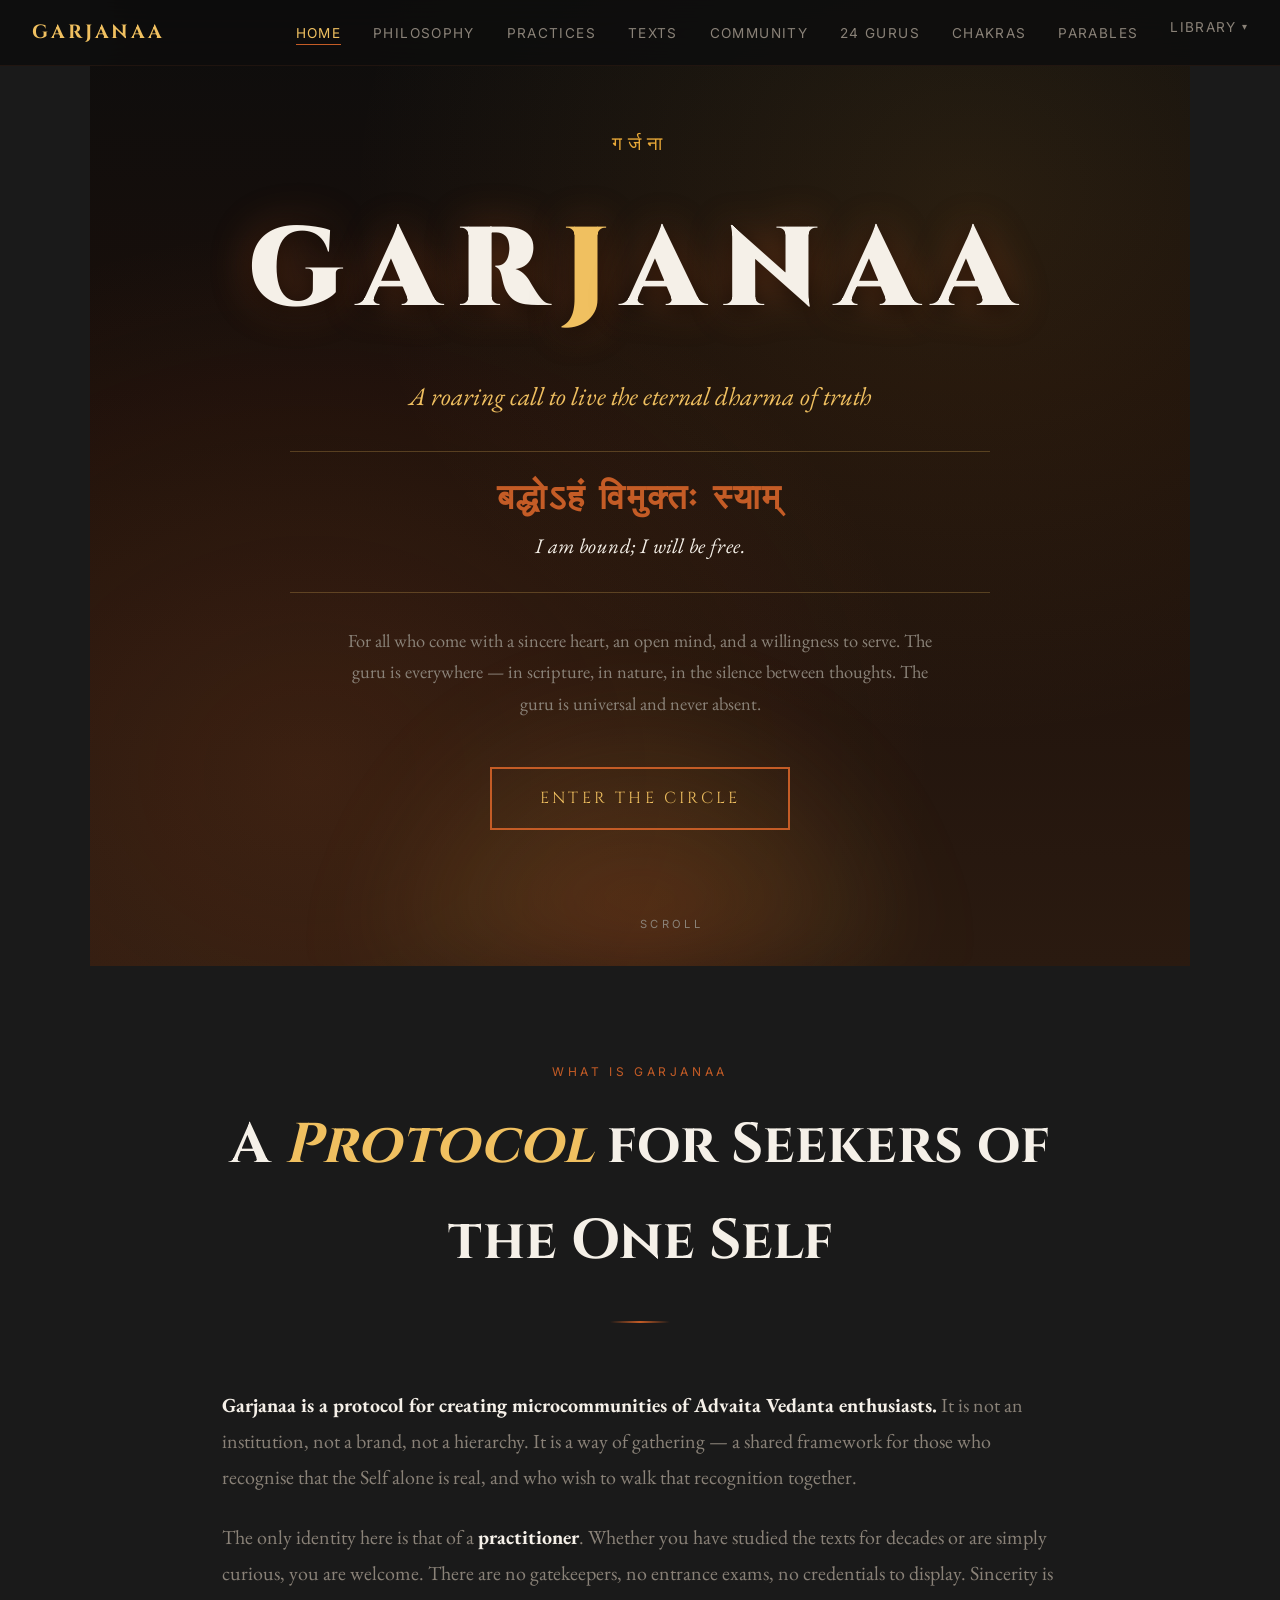
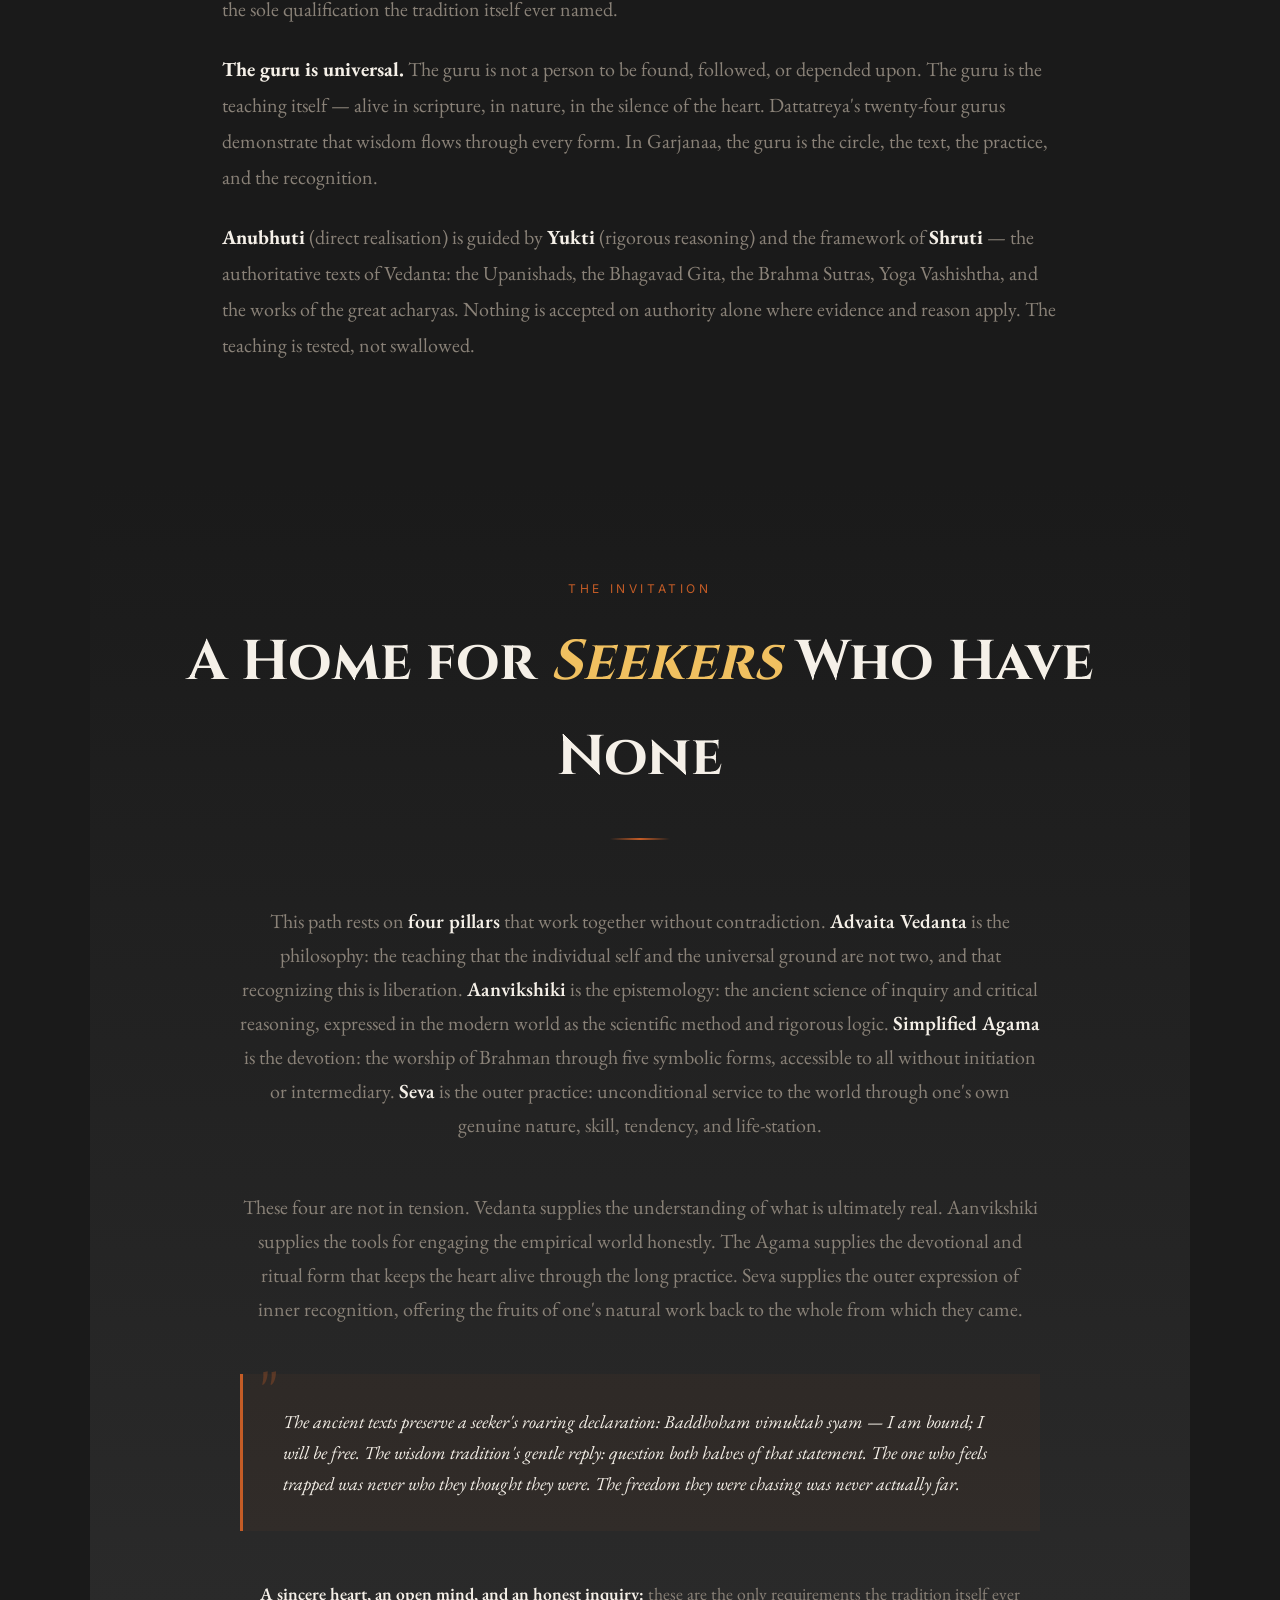
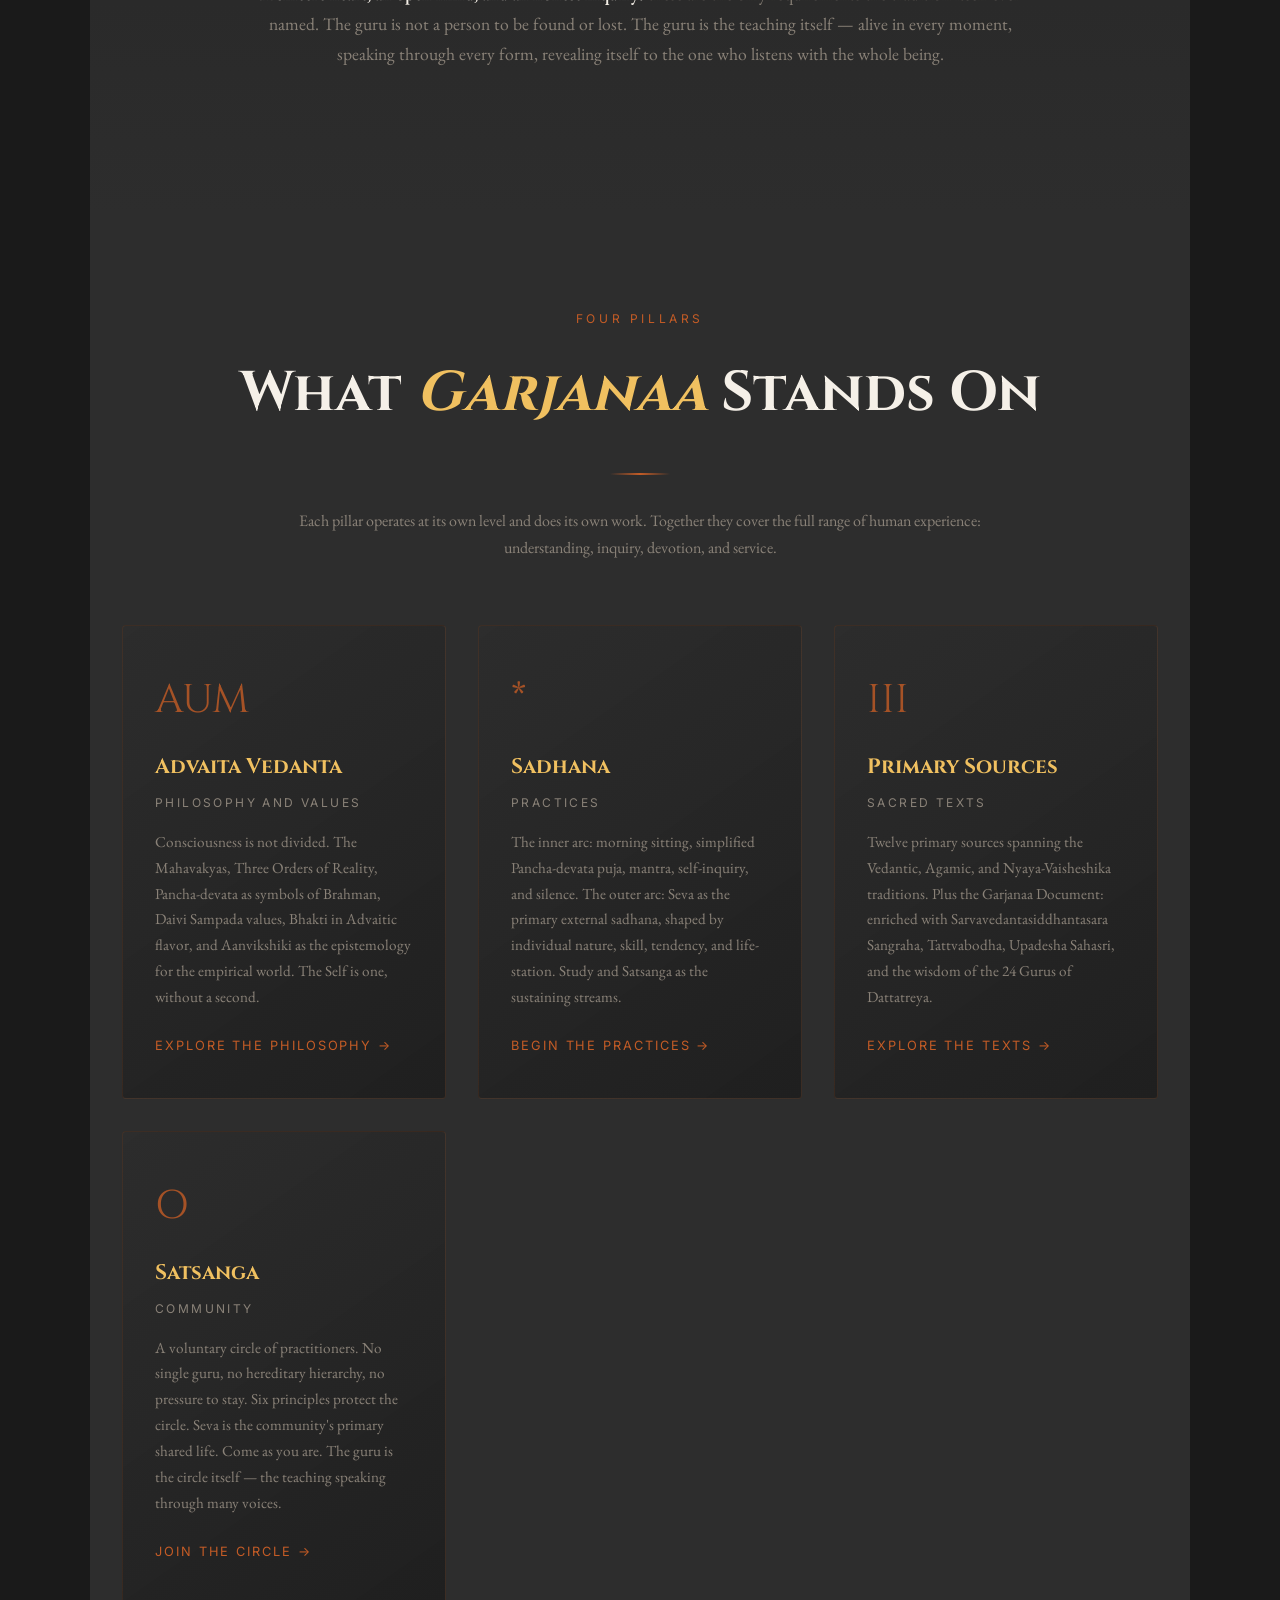
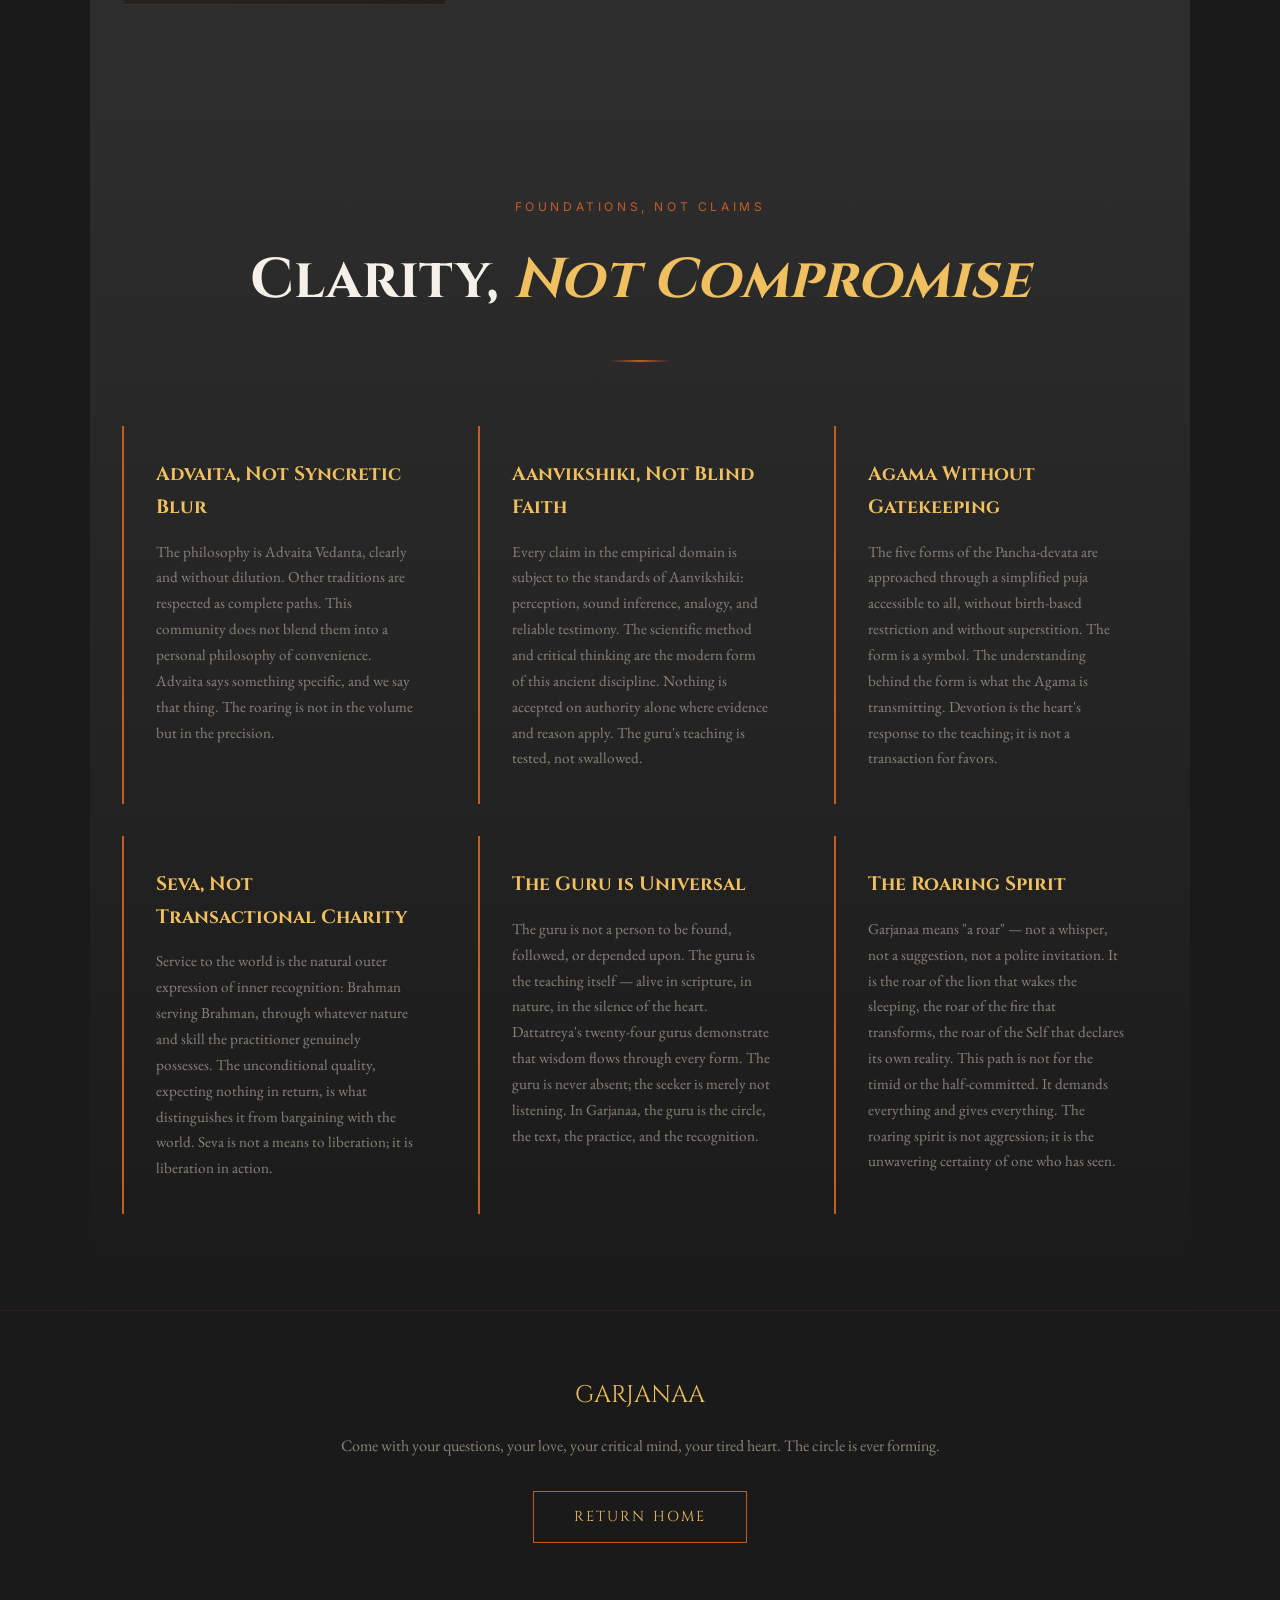
<file: index.html>
<!DOCTYPE html>
<html lang="en">
<head>
<meta charset="UTF-8">
<meta name="viewport" content="width=device-width, initial-scale=1.0">
<title>GARJANAA — A Roaring Call to Live the Eternal Dharma of Truth</title>
<meta name="description" content="A community path grounded in Advaita Vedanta, Aanvikshiki inquiry, devotional practice through the Pancha-devata, and unconditional Seva.">
<link rel="canonical" href="https://garjanaa.github.io/index.html">
<meta property="og:title" content="GARJANAA — A Roaring Call to Live the Eternal Dharma of Truth">
<meta property="og:description" content="A community path grounded in Advaita Vedanta, Aanvikshiki inquiry, devotional practice through the Pancha-devata, and unconditional Seva.">
<meta property="og:type" content="website">
<meta property="og:url" content="https://garjanaa.github.io/index.html">
<meta property="og:image" content="https://garjanaa.github.io/og-image.jpg">
<meta name="twitter:card" content="summary_large_image">
<link rel="icon" href="favicon.svg" type="image/svg+xml">
<link rel="preconnect" href="https://fonts.googleapis.com">
<link href="https://fonts.googleapis.com/css2?family=Cinzel:wght@400;700;900&family=EB+Garamond:ital,wght@0,400;0,600;1,400&family=Inter:wght@300;400;500;600&display=swap" rel="stylesheet">
<link rel="stylesheet" href="style.css">
</head>
<body>

<nav id="navbar">
<div class="nav-inner">
<a href="index.html" class="nav-logo">GARJANAA</a>
<button class="nav-toggle" aria-label="Toggle menu" aria-expanded="false" aria-controls="nav-links"><span></span></button>
<ul class="nav-links" id="nav-links">
<li><a href="index.html" class="current">Home</a></li>
<li><a href="philosophy.html">Philosophy</a></li>
<li><a href="practices.html">Practices</a></li>
<li><a href="texts.html">Texts</a></li>
<li><a href="community.html">Community</a></li>
<li><a href="gurus.html">24 Gurus</a></li>
<li><a href="chakras.html">Chakras</a></li>
<li><a href="parables.html">Parables</a></li>
<li class="nav-dropdown">
<button class="dropdown-trigger" type="button" aria-haspopup="true" aria-expanded="false">Library</button>
<ul class="dropdown-menu">
<li><a href="advait.html">Advaita Guide</a></li>
<li><a href="garjanaa-document.html">Complete Document</a></li>
<li><a href="ladder.html">The Ladder</a></li>
<li><a href="codes-of-conduct.html">Code of Conduct</a></li>
</ul>
</li>
</ul>
</div>
</nav>
<div class="nav-overlay"></div>

<section class="hero">
<div class="hero-flame"></div>
<div class="hero-content">
<span class="hero-deva">&#2327;&#2352;&#2381;&#2332;&#2344;&#2366;</span>
<h1 class="hero-title">GAR<span class="g">J</span>ANAA</h1>
<p class="hero-subtitle">A roaring call to live the eternal dharma of truth</p>
<div class="hero-slogan">
<p class="slogan-deva">बद्धोऽहं विमुक्तः स्याम्</p>
<p class="slogan-meaning">I am bound; I will be free.</p>
</div>
<p class="hero-desc">For all who come with a sincere heart, an open mind, and a willingness to serve. The guru is everywhere &mdash; in scripture, in nature, in the silence between thoughts. The guru is universal and never absent.</p>
<a href="#invitation" class="hero-cta">Enter the Circle</a>
</div>
<div class="hero-scroll">Scroll</div>
</section>

<section class="what-is" id="what-is">
<div class="section-header fade-in">
<p class="section-label">What is Garjanaa</p>
<h2 class="section-title">A <em>Protocol</em> for Seekers of the One Self</h2>
<div class="section-divider"></div>
</div>
<div class="what-is-content fade-in">
<p><strong>Garjanaa is a protocol for creating microcommunities of Advaita Vedanta enthusiasts.</strong> It is not an institution, not a brand, not a hierarchy. It is a way of gathering &mdash; a shared framework for those who recognise that the Self alone is real, and who wish to walk that recognition together.</p>
<p>The only identity here is that of a <strong>practitioner</strong>. Whether you have studied the texts for decades or are simply curious, you are welcome. There are no gatekeepers, no entrance exams, no credentials to display. Sincerity is the sole qualification the tradition itself ever named.</p>
<p><strong>The guru is universal.</strong> The guru is not a person to be found, followed, or depended upon. The guru is the teaching itself &mdash; alive in scripture, in nature, in the silence of the heart. Dattatreya's twenty-four gurus demonstrate that wisdom flows through every form. In Garjanaa, the guru is the circle, the text, the practice, and the recognition.</p>
<p><strong>Anubhuti</strong> (direct realisation) is guided by <strong>Yukti</strong> (rigorous reasoning) and the framework of <strong>Shruti</strong> &mdash; the authoritative texts of Vedanta: the Upanishads, the Bhagavad Gita, the Brahma Sutras, Yoga Vashishtha, and the works of the great acharyas. Nothing is accepted on authority alone where evidence and reason apply. The teaching is tested, not swallowed.</p>
</div>
</section>

<section class="invitation" id="invitation">
<div class="section-header fade-in">
<p class="section-label">The Invitation</p>
<h2 class="section-title">A Home for <em>Seekers</em> Who Have None</h2>
<div class="section-divider"></div>
</div>
<div class="invitation-text fade-in">
<p>This path rests on <strong>four pillars</strong> that work together without contradiction. <strong>Advaita Vedanta</strong> is the philosophy: the teaching that the individual self and the universal ground are not two, and that recognizing this is liberation. <strong>Aanvikshiki</strong> is the epistemology: the ancient science of inquiry and critical reasoning, expressed in the modern world as the scientific method and rigorous logic. <strong>Simplified Agama</strong> is the devotion: the worship of Brahman through five symbolic forms, accessible to all without initiation or intermediary. <strong>Seva</strong> is the outer practice: unconditional service to the world through one's own genuine nature, skill, tendency, and life-station.</p>
</div>
<div class="invitation-text fade-in">
<p>These four are not in tension. Vedanta supplies the understanding of what is ultimately real. Aanvikshiki supplies the tools for engaging the empirical world honestly. The Agama supplies the devotional and ritual form that keeps the heart alive through the long practice. Seva supplies the outer expression of inner recognition, offering the fruits of one's natural work back to the whole from which they came.</p>
</div>
<div class="quote-block fade-in">
<p>The ancient texts preserve a seeker's roaring declaration: <em>Baddhoham vimuktah syam &mdash; I am bound; I will be free.</em> The wisdom tradition's gentle reply: question both halves of that statement. The one who feels trapped was never who they thought they were. The freedom they were chasing was never actually far.</p>
</div>
<div class="invitation-text fade-in" style="margin-top: 3rem;">
<p style="font-size: 1.1rem;"><strong>A sincere heart, an open mind, and an honest inquiry:</strong> these are the only requirements the tradition itself ever named. The guru is not a person to be found or lost. The guru is the teaching itself &mdash; alive in every moment, speaking through every form, revealing itself to the one who listens with the whole being.</p>
</div>
</section>

<section class="pillars" id="pillars">
<div class="section-header fade-in">
<p class="section-label">Four Pillars</p>
<h2 class="section-title">What <em>Garjanaa</em> Stands On</h2>
<div class="section-divider"></div>
<p style="color: var(--stone); max-width: 700px; margin: 0 auto;">Each pillar operates at its own level and does its own work. Together they cover the full range of human experience: understanding, inquiry, devotion, and service.</p>
</div>
<div class="pillars-grid">
<div class="pillar-card fade-in">
<div class="pillar-icon">AUM</div>
<h3>Advaita Vedanta</h3>
<p class="subtitle">Philosophy and Values</p>
<p>Consciousness is not divided. The Mahavakyas, Three Orders of Reality, Pancha-devata as symbols of Brahman, Daivi Sampada values, Bhakti in Advaitic flavor, and Aanvikshiki as the epistemology for the empirical world. The Self is one, without a second.</p>
<a href="philosophy.html">Explore the philosophy &rarr;</a>
</div>
<div class="pillar-card fade-in">
<div class="pillar-icon">*</div>
<h3>Sadhana</h3>
<p class="subtitle">Practices</p>
<p>The inner arc: morning sitting, simplified Pancha-devata puja, mantra, self-inquiry, and silence. The outer arc: Seva as the primary external sadhana, shaped by individual nature, skill, tendency, and life-station. Study and Satsanga as the sustaining streams.</p>
<a href="practices.html">Begin the practices &rarr;</a>
</div>
<div class="pillar-card fade-in">
<div class="pillar-icon">III</div>
<h3>Primary Sources</h3>
<p class="subtitle">Sacred Texts</p>
<p>Twelve primary sources spanning the Vedantic, Agamic, and Nyaya-Vaisheshika traditions. Plus the Garjanaa Document: enriched with Sarvavedantasiddhantasara Sangraha, Tattvabodha, Upadesha Sahasri, and the wisdom of the 24 Gurus of Dattatreya.</p>
<a href="texts.html">Explore the texts &rarr;</a>
</div>
<div class="pillar-card fade-in">
<div class="pillar-icon">O</div>
<h3>Satsanga</h3>
<p class="subtitle">Community</p>
<p>A voluntary circle of practitioners. No single guru, no hereditary hierarchy, no pressure to stay. Six principles protect the circle. Seva is the community's primary shared life. Come as you are. The guru is the circle itself &mdash; the teaching speaking through many voices.</p>
<a href="community.html">Join the circle &rarr;</a>
</div>
</div>
</section>

<section class="clarity-section" id="clarity">
<div class="section-header fade-in">
<p class="section-label">Foundations, Not Claims</p>
<h2 class="section-title">Clarity, <em>Not Compromise</em></h2>
<div class="section-divider"></div>
</div>
<div class="clarity-grid">
<div class="clarity-item fade-in">
<h4>Advaita, Not Syncretic Blur</h4>
<p>The philosophy is Advaita Vedanta, clearly and without dilution. Other traditions are respected as complete paths. This community does not blend them into a personal philosophy of convenience. Advaita says something specific, and we say that thing. The roaring is not in the volume but in the precision.</p>
</div>
<div class="clarity-item fade-in">
<h4>Aanvikshiki, Not Blind Faith</h4>
<p>Every claim in the empirical domain is subject to the standards of Aanvikshiki: perception, sound inference, analogy, and reliable testimony. The scientific method and critical thinking are the modern form of this ancient discipline. Nothing is accepted on authority alone where evidence and reason apply. The guru's teaching is tested, not swallowed.</p>
</div>
<div class="clarity-item fade-in">
<h4>Agama Without Gatekeeping</h4>
<p>The five forms of the Pancha-devata are approached through a simplified puja accessible to all, without birth-based restriction and without superstition. The form is a symbol. The understanding behind the form is what the Agama is transmitting. Devotion is the heart's response to the teaching; it is not a transaction for favors.</p>
</div>
<div class="clarity-item fade-in">
<h4>Seva, Not Transactional Charity</h4>
<p>Service to the world is the natural outer expression of inner recognition: Brahman serving Brahman, through whatever nature and skill the practitioner genuinely possesses. The unconditional quality, expecting nothing in return, is what distinguishes it from bargaining with the world. Seva is not a means to liberation; it is liberation in action.</p>
</div>
<div class="clarity-item fade-in">
<h4>The Guru is Universal</h4>
<p>The guru is not a person to be found, followed, or depended upon. The guru is the teaching itself &mdash; alive in scripture, in nature, in the silence of the heart. Dattatreya's twenty-four gurus demonstrate that wisdom flows through every form. The guru is never absent; the seeker is merely not listening. In Garjanaa, the guru is the circle, the text, the practice, and the recognition.</p>
</div>
<div class="clarity-item fade-in">
<h4>The Roaring Spirit</h4>
<p>Garjanaa means "a roar" &mdash; not a whisper, not a suggestion, not a polite invitation. It is the roar of the lion that wakes the sleeping, the roar of the fire that transforms, the roar of the Self that declares its own reality. This path is not for the timid or the half-committed. It demands everything and gives everything. The roaring spirit is not aggression; it is the unwavering certainty of one who has seen.</p>
</div>
</div>
</section>

<footer>
<div class="footer-title">GARJANAA</div>
<p>Come with your questions, your love, your critical mind, your tired heart. The circle is ever forming.</p>
<a href="index.html" class="footer-cta">Return Home</a>
</footer>

<script src="main.js"></script>
</body>
</html>
</file>
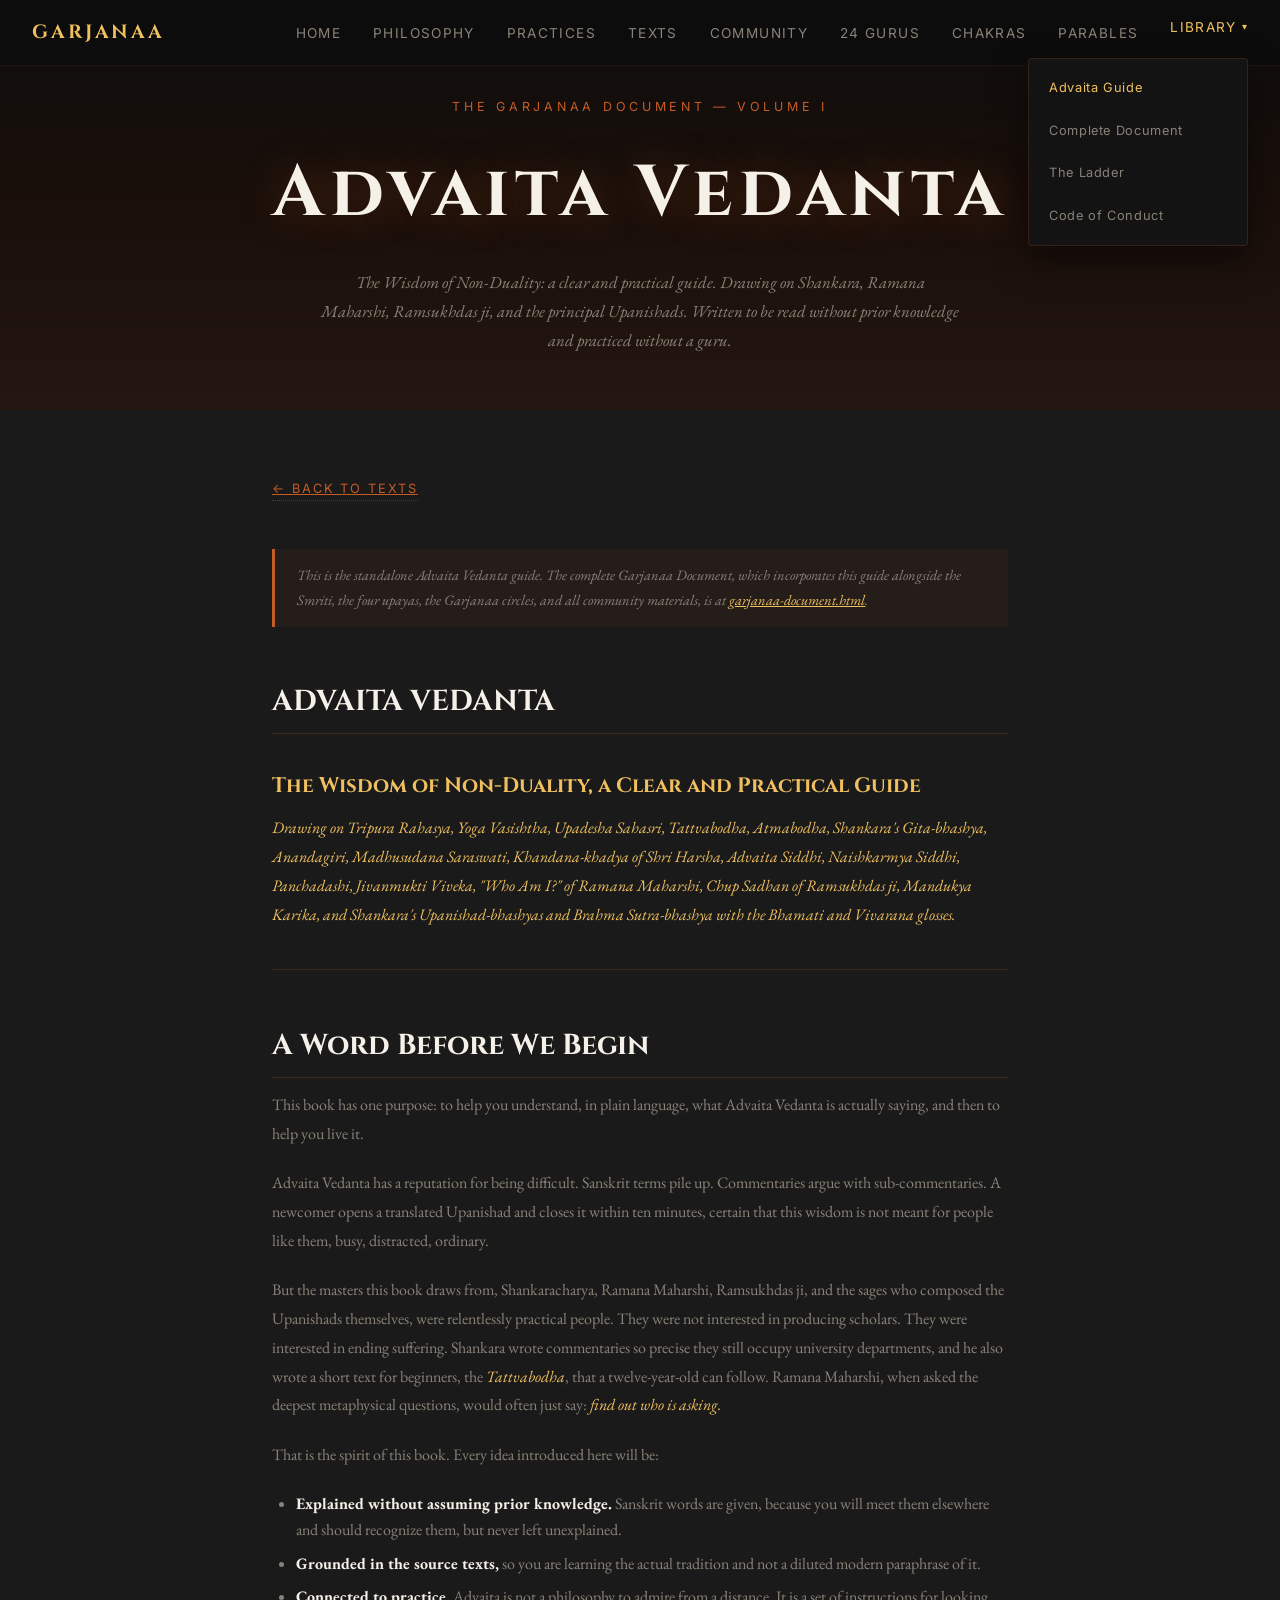
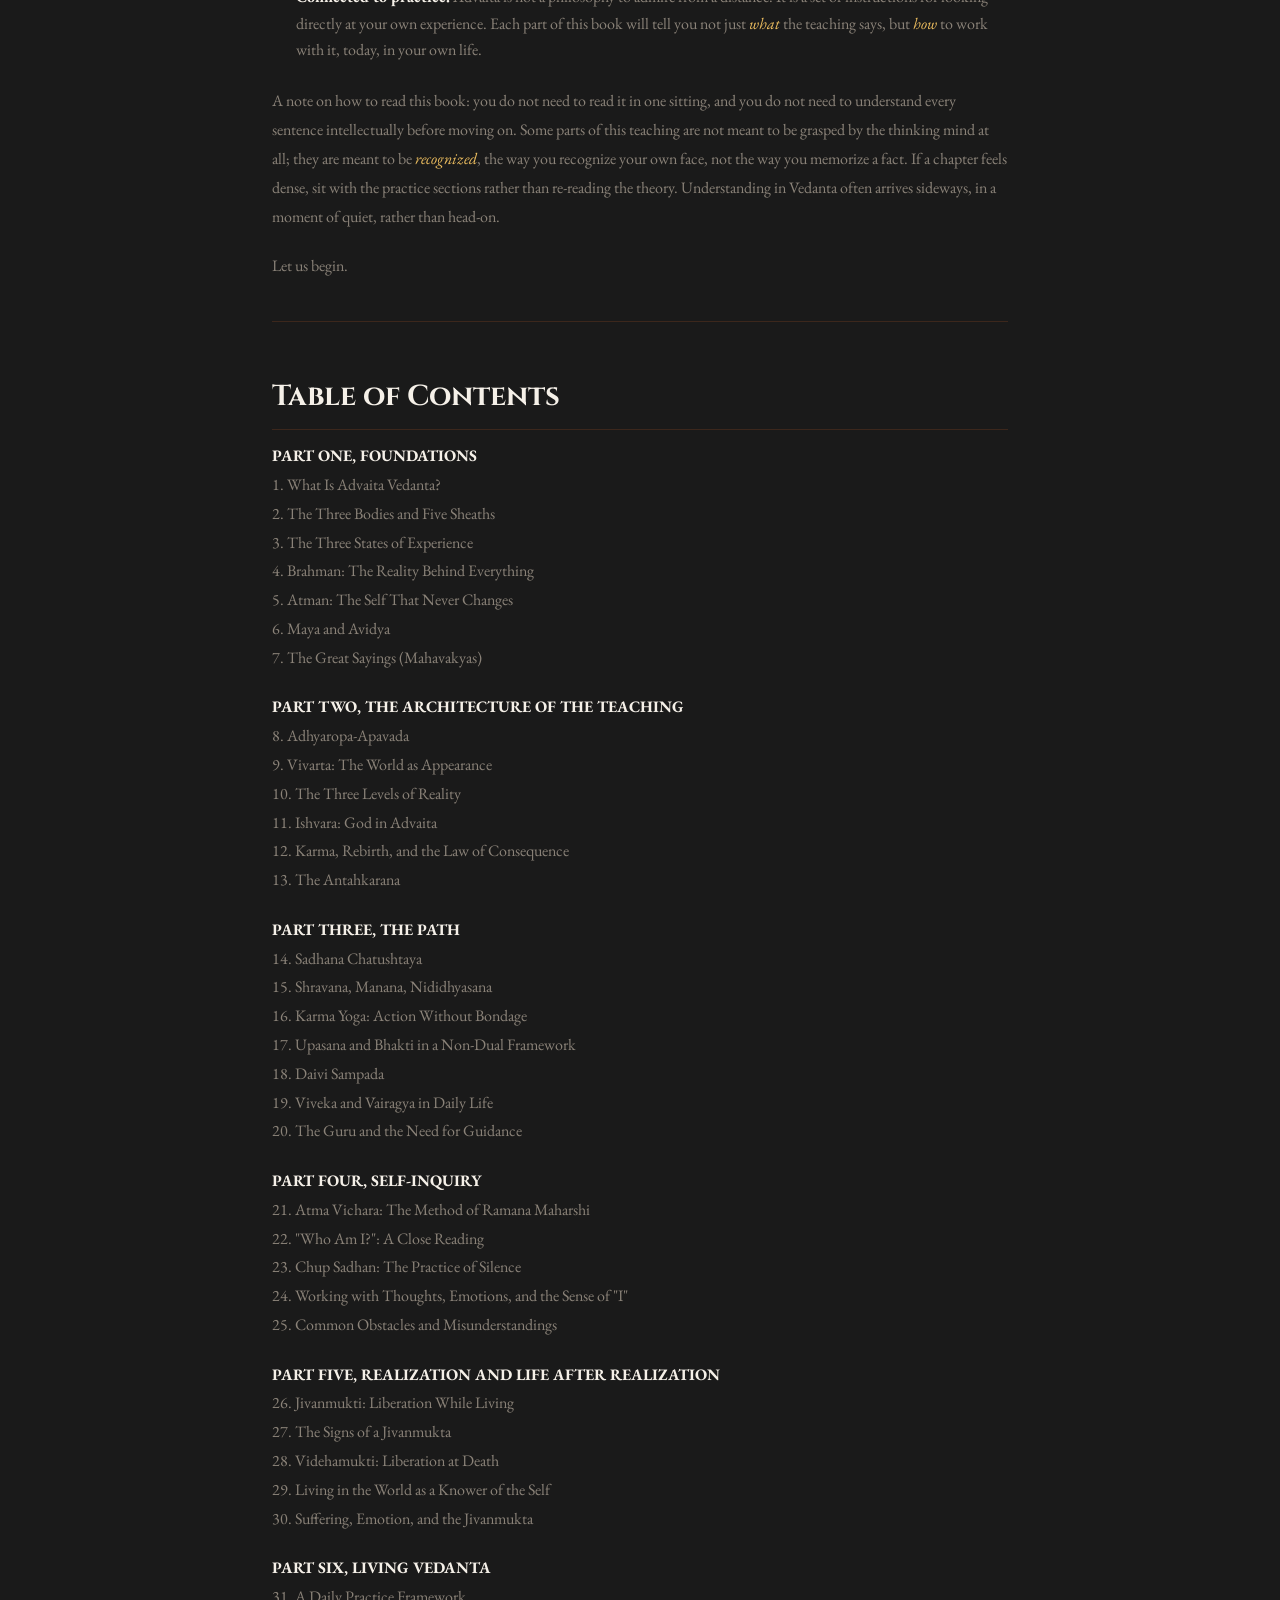
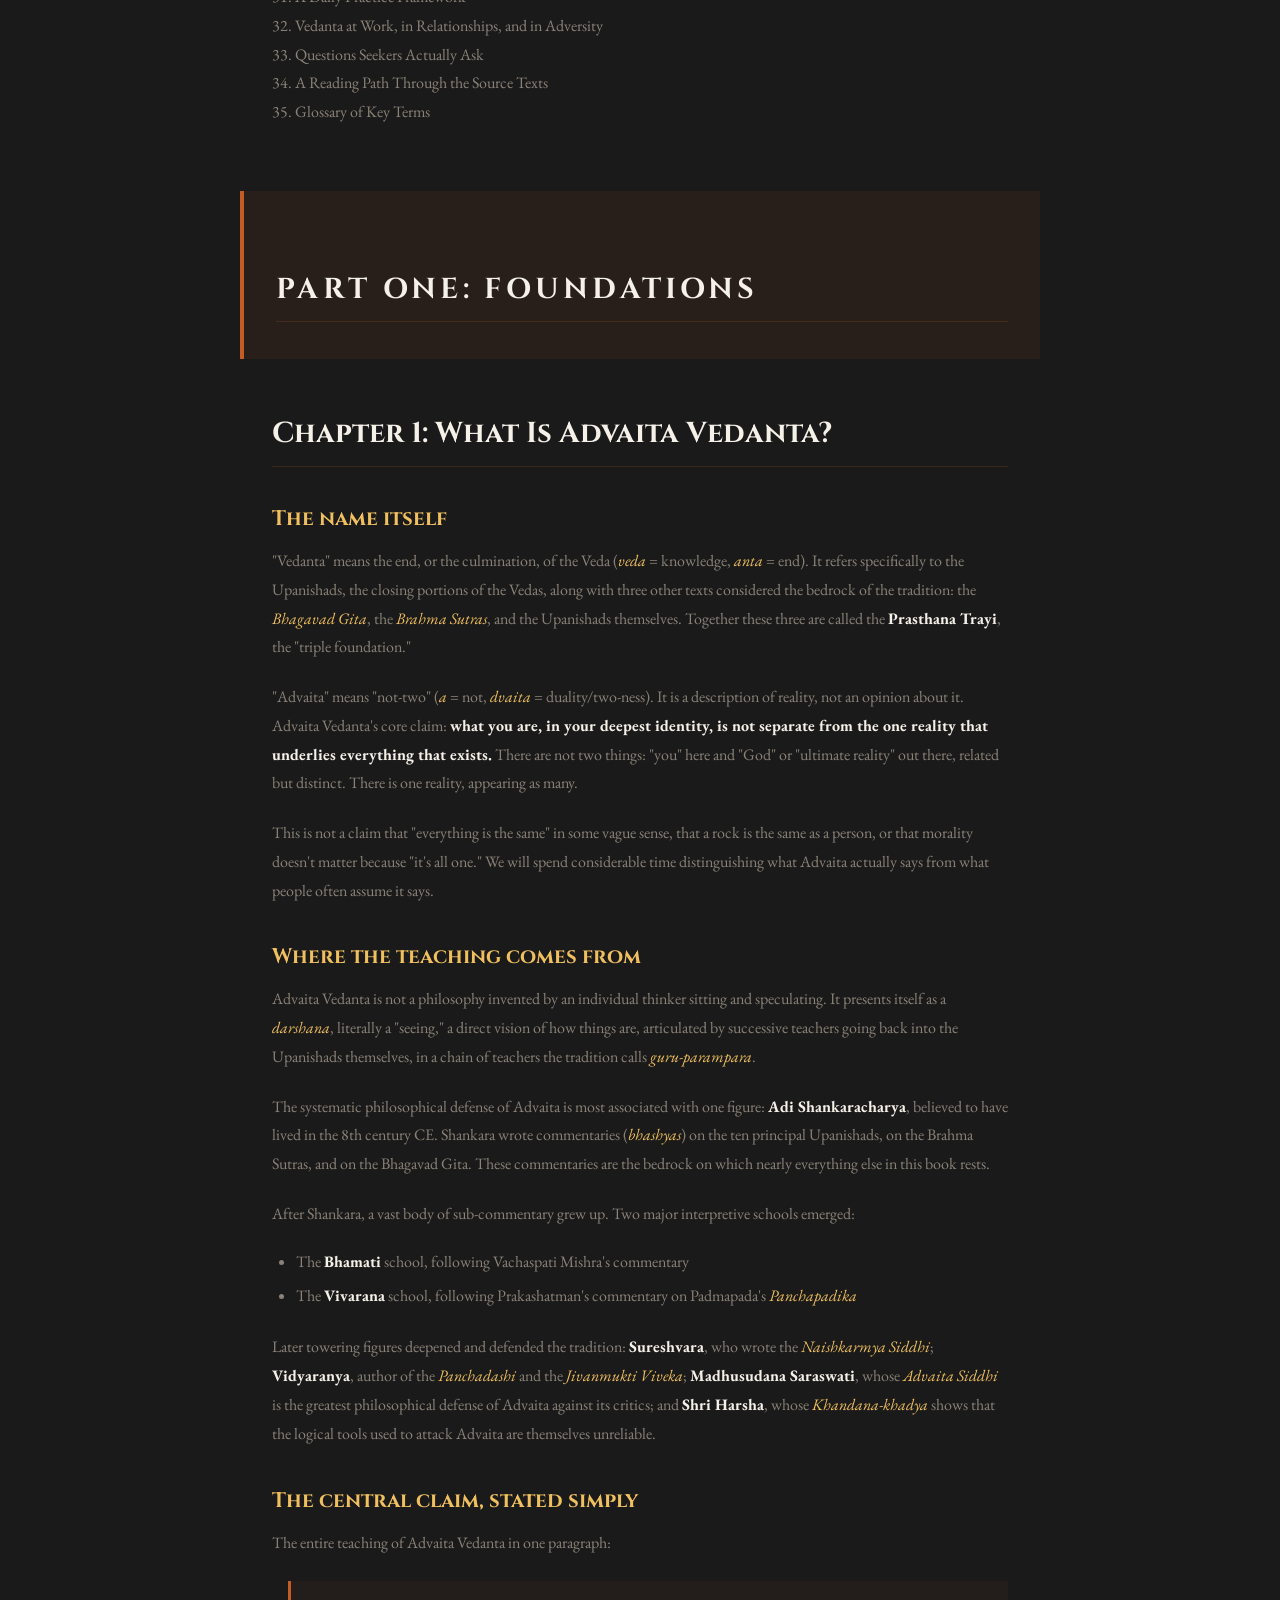
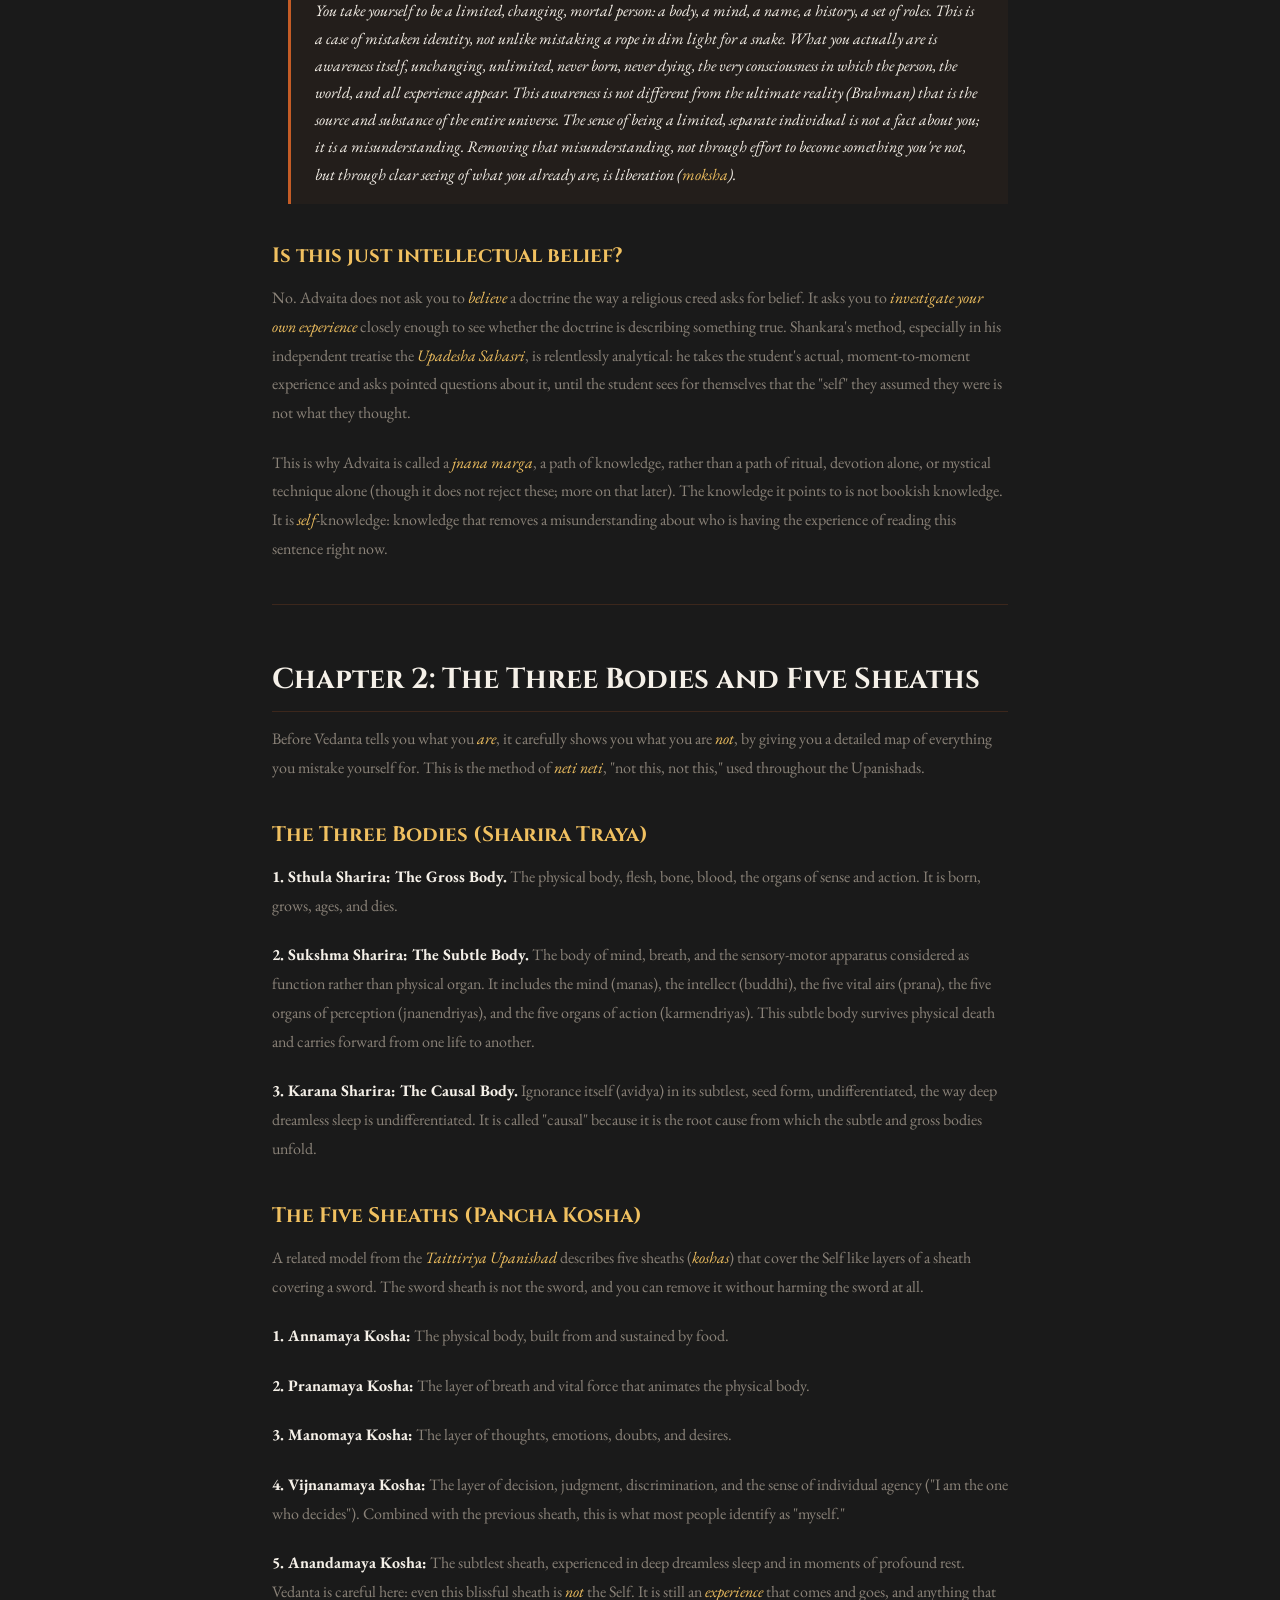
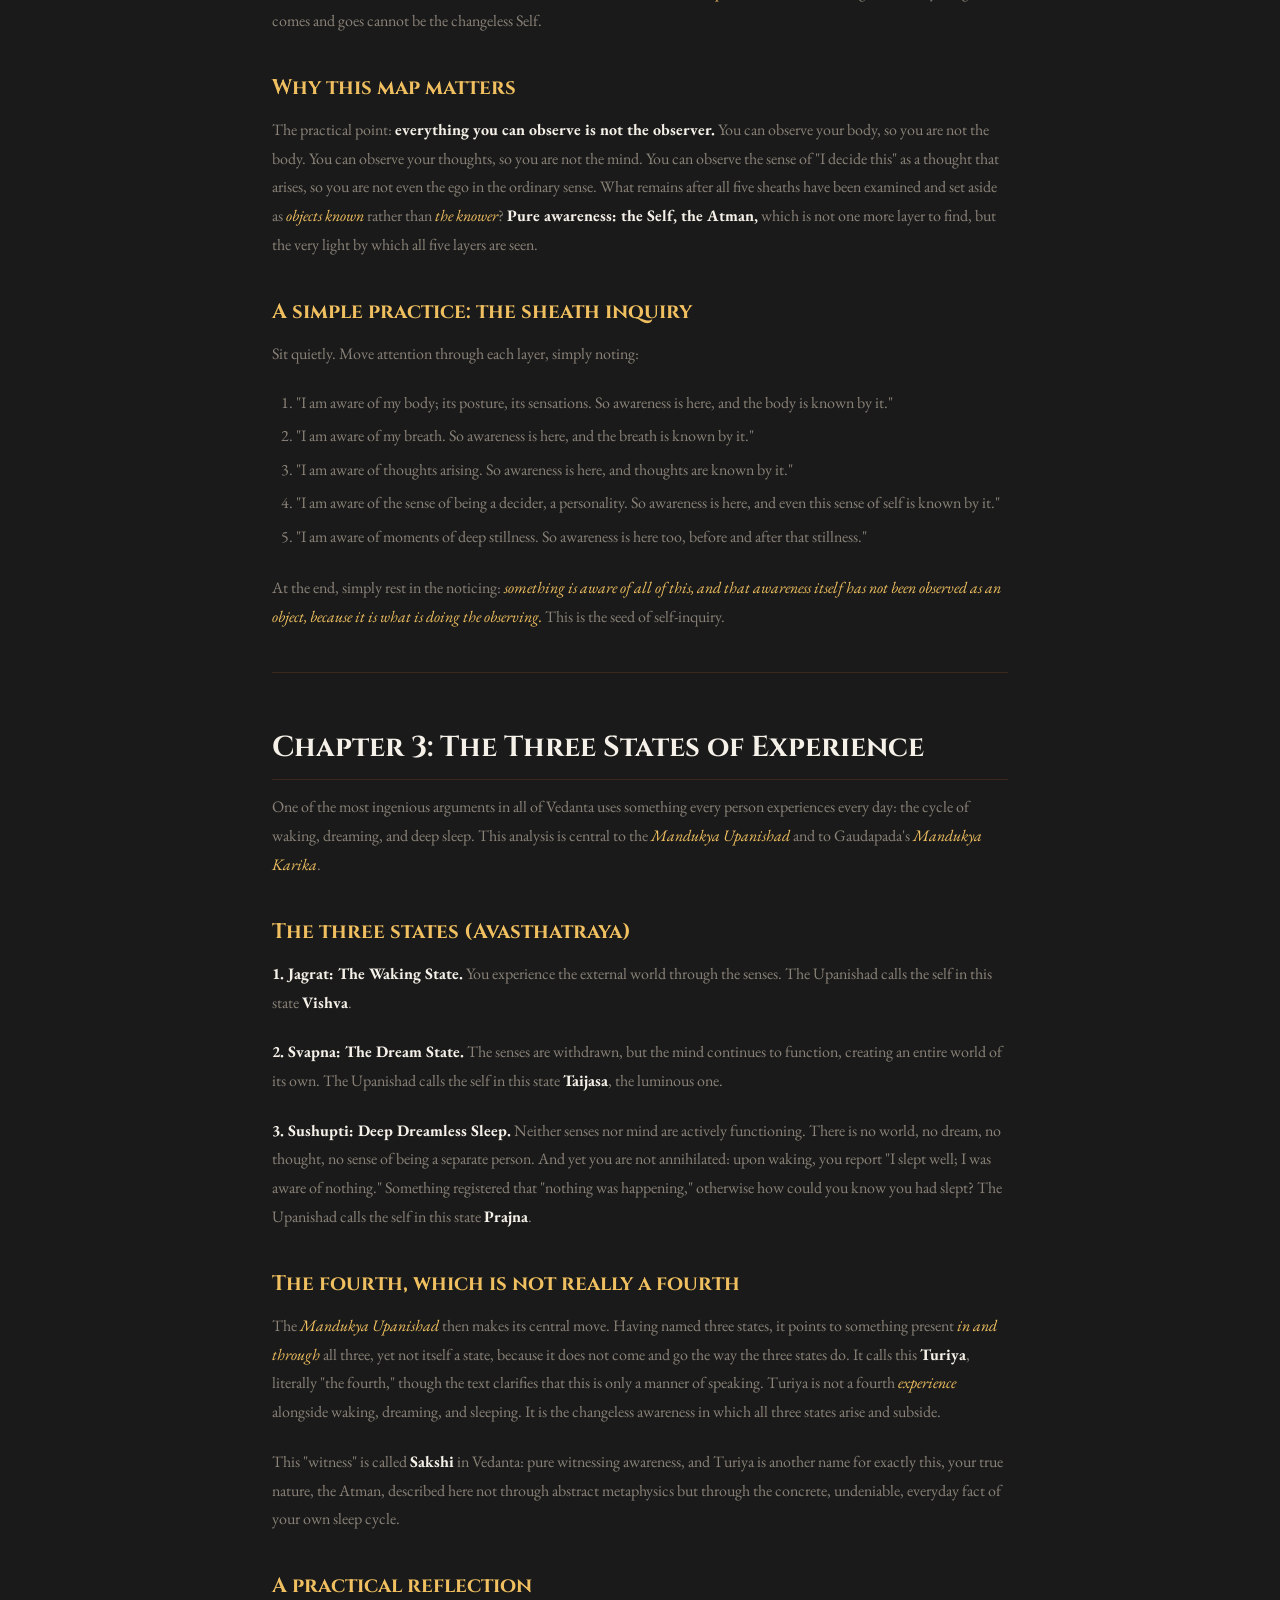
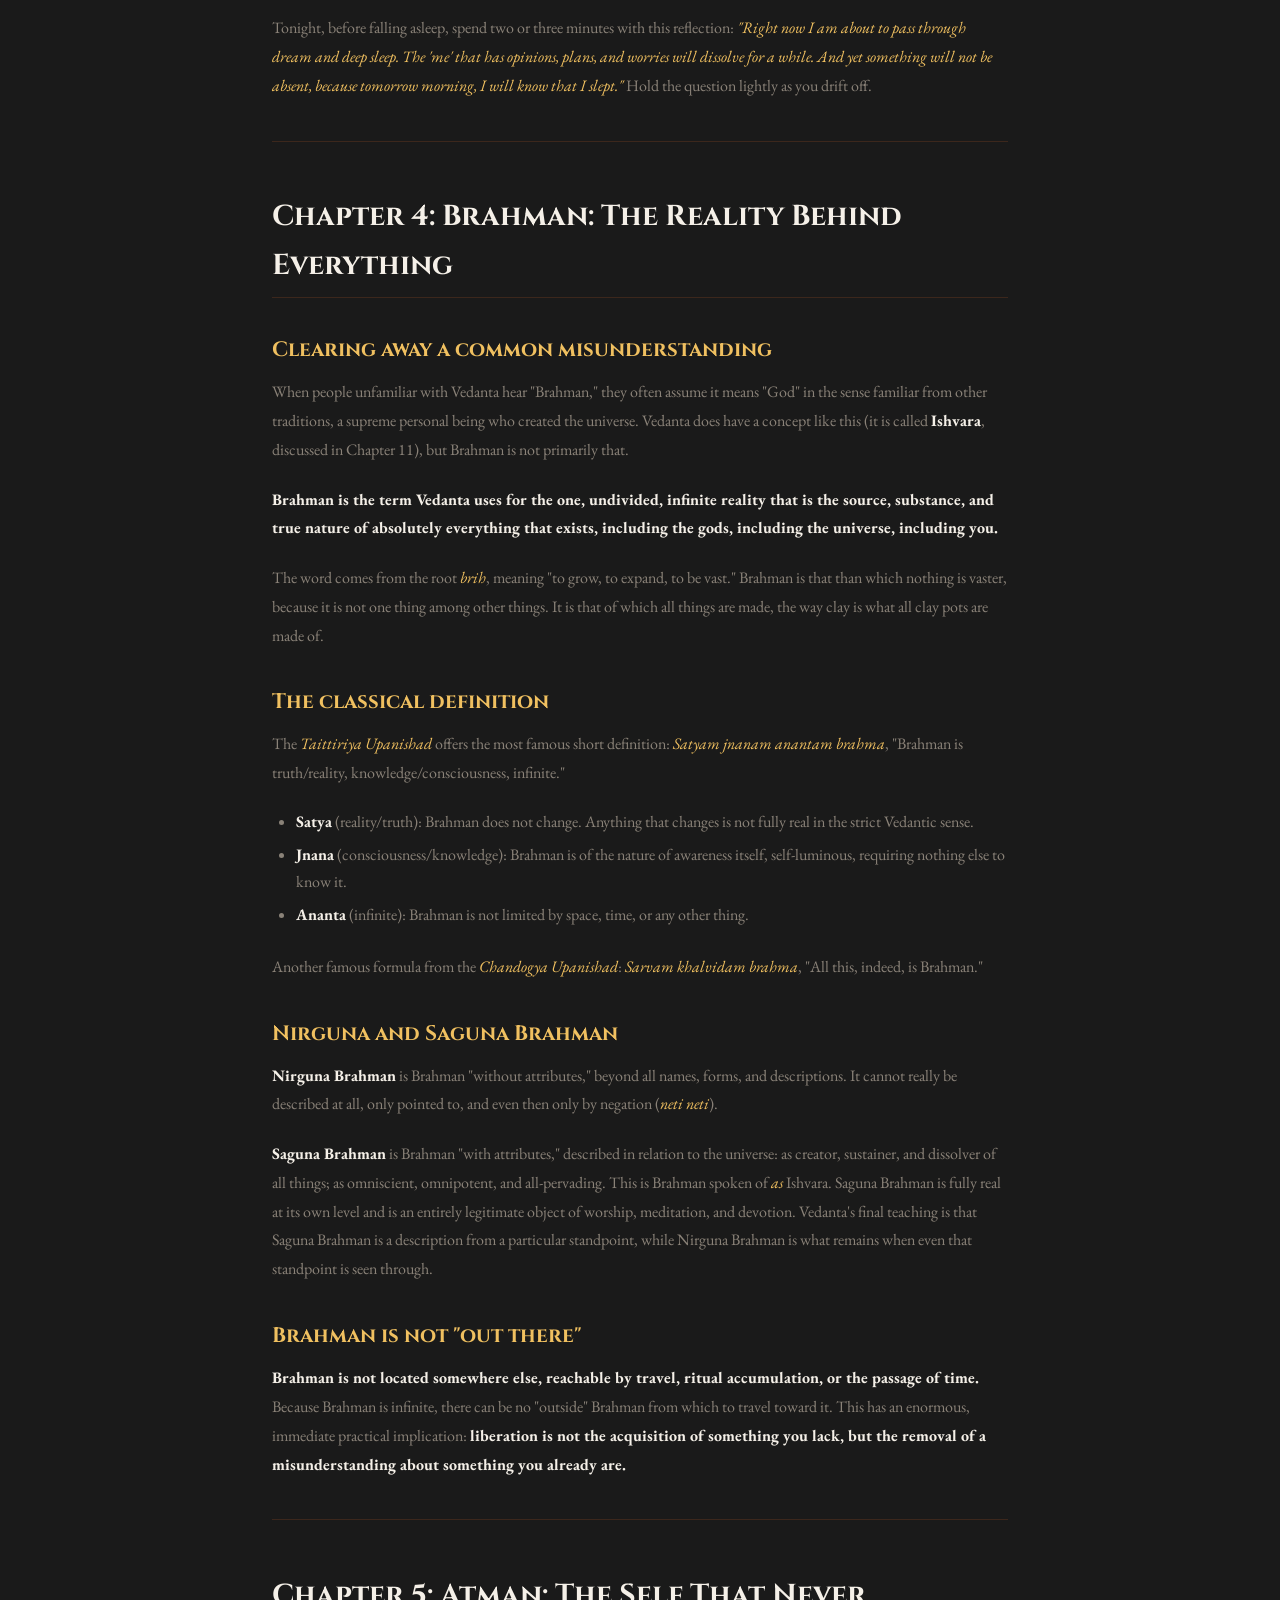
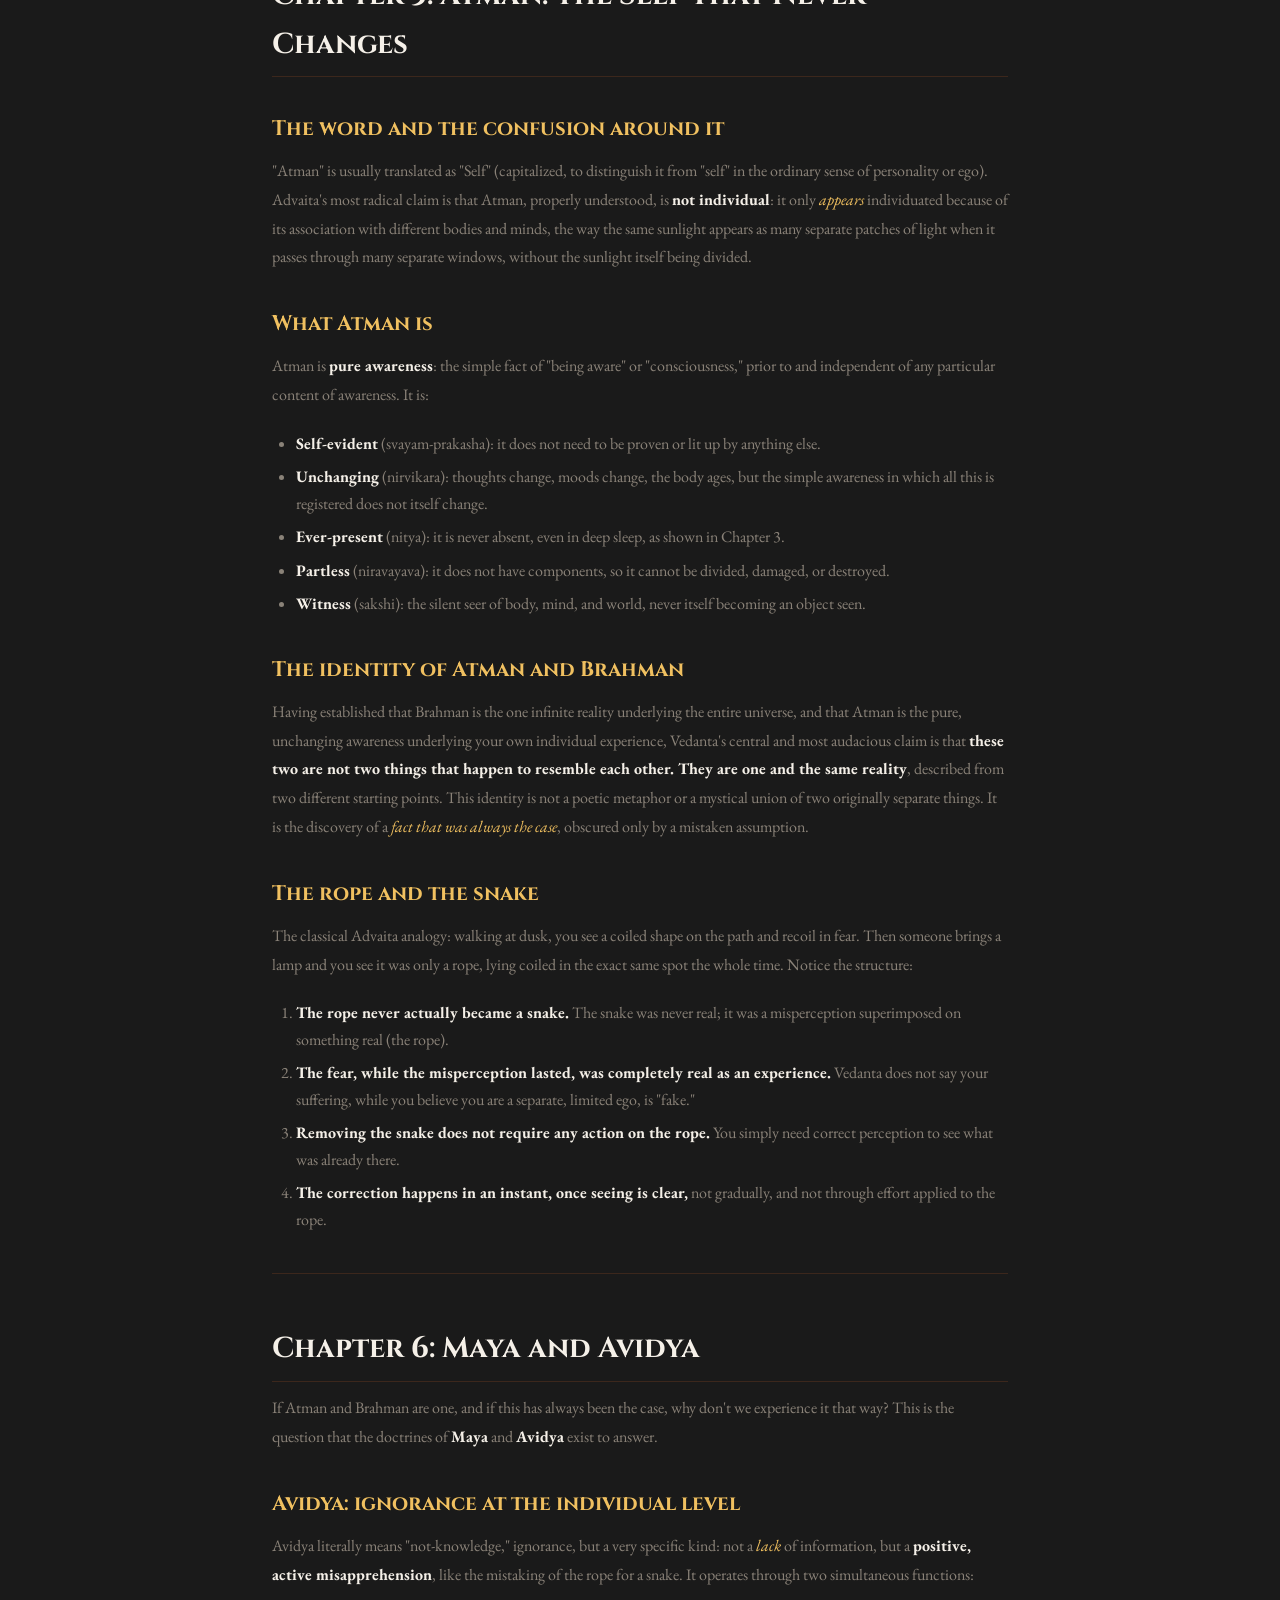
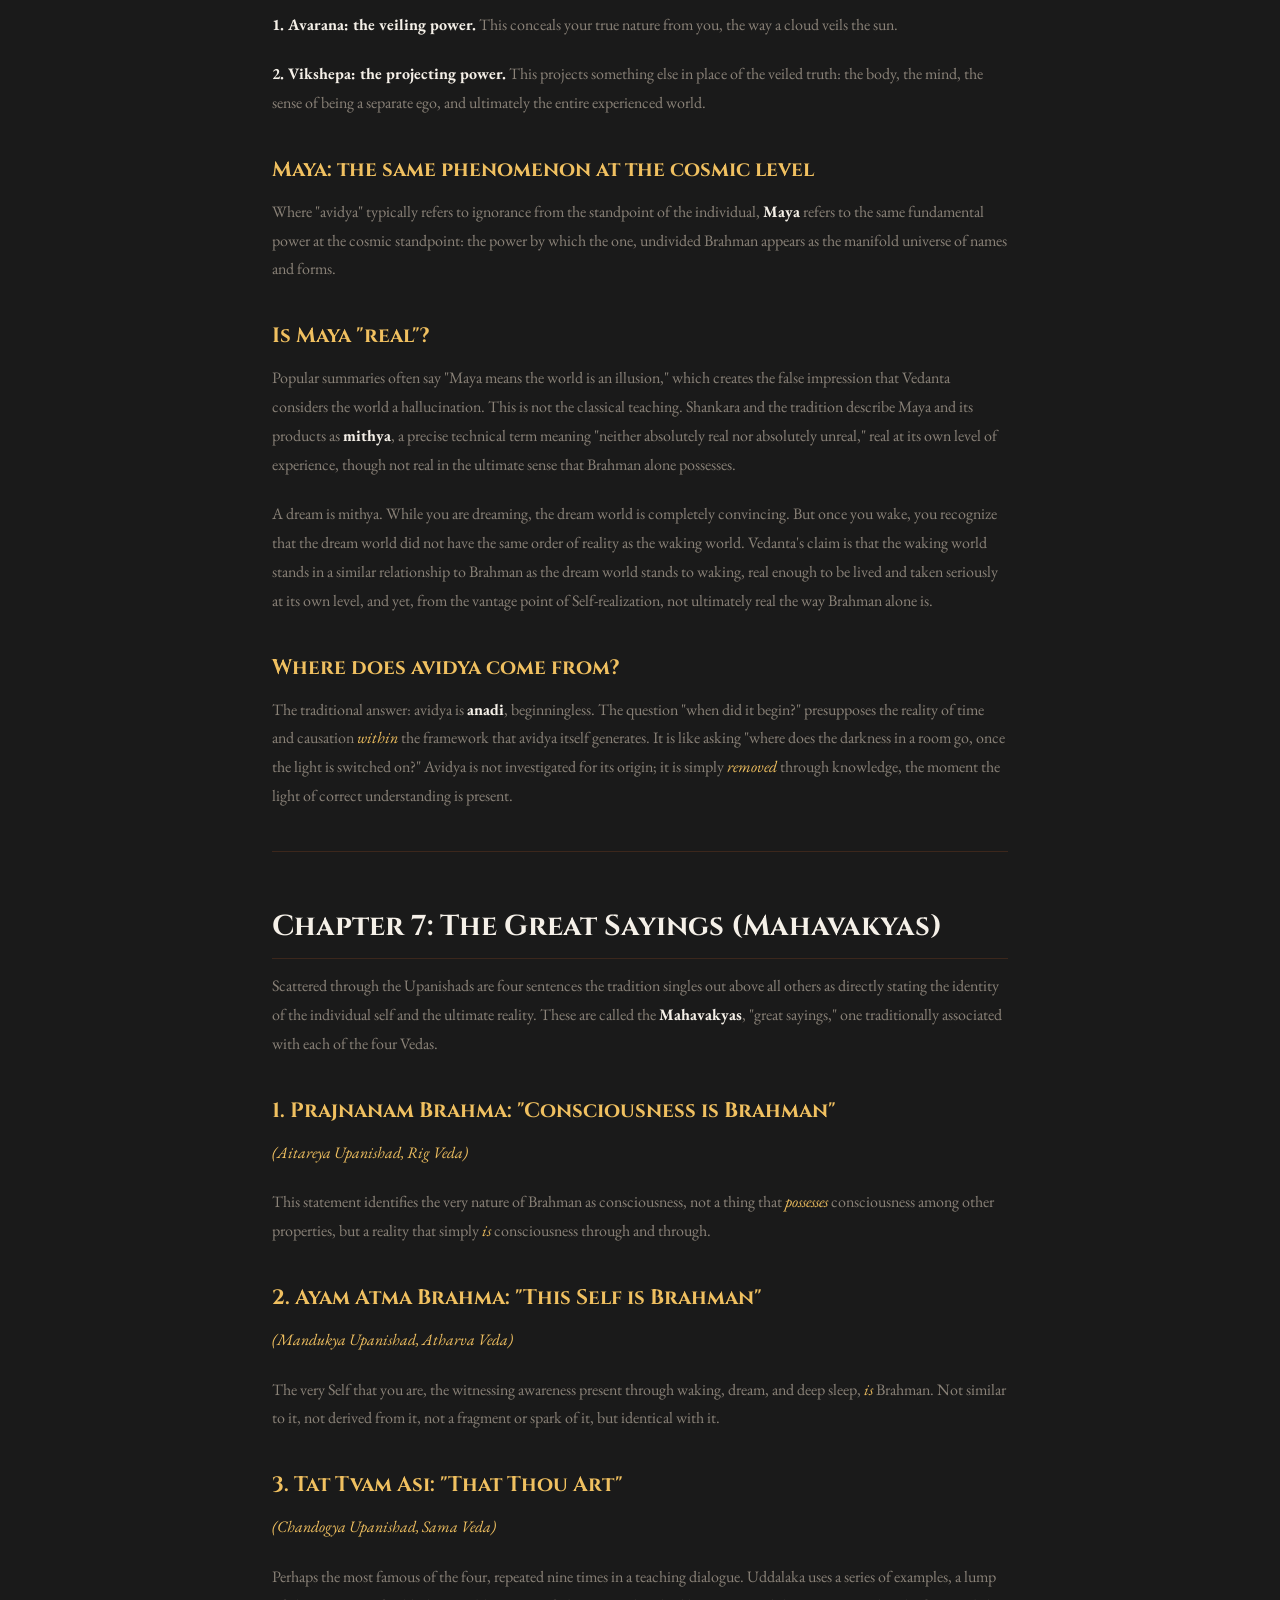
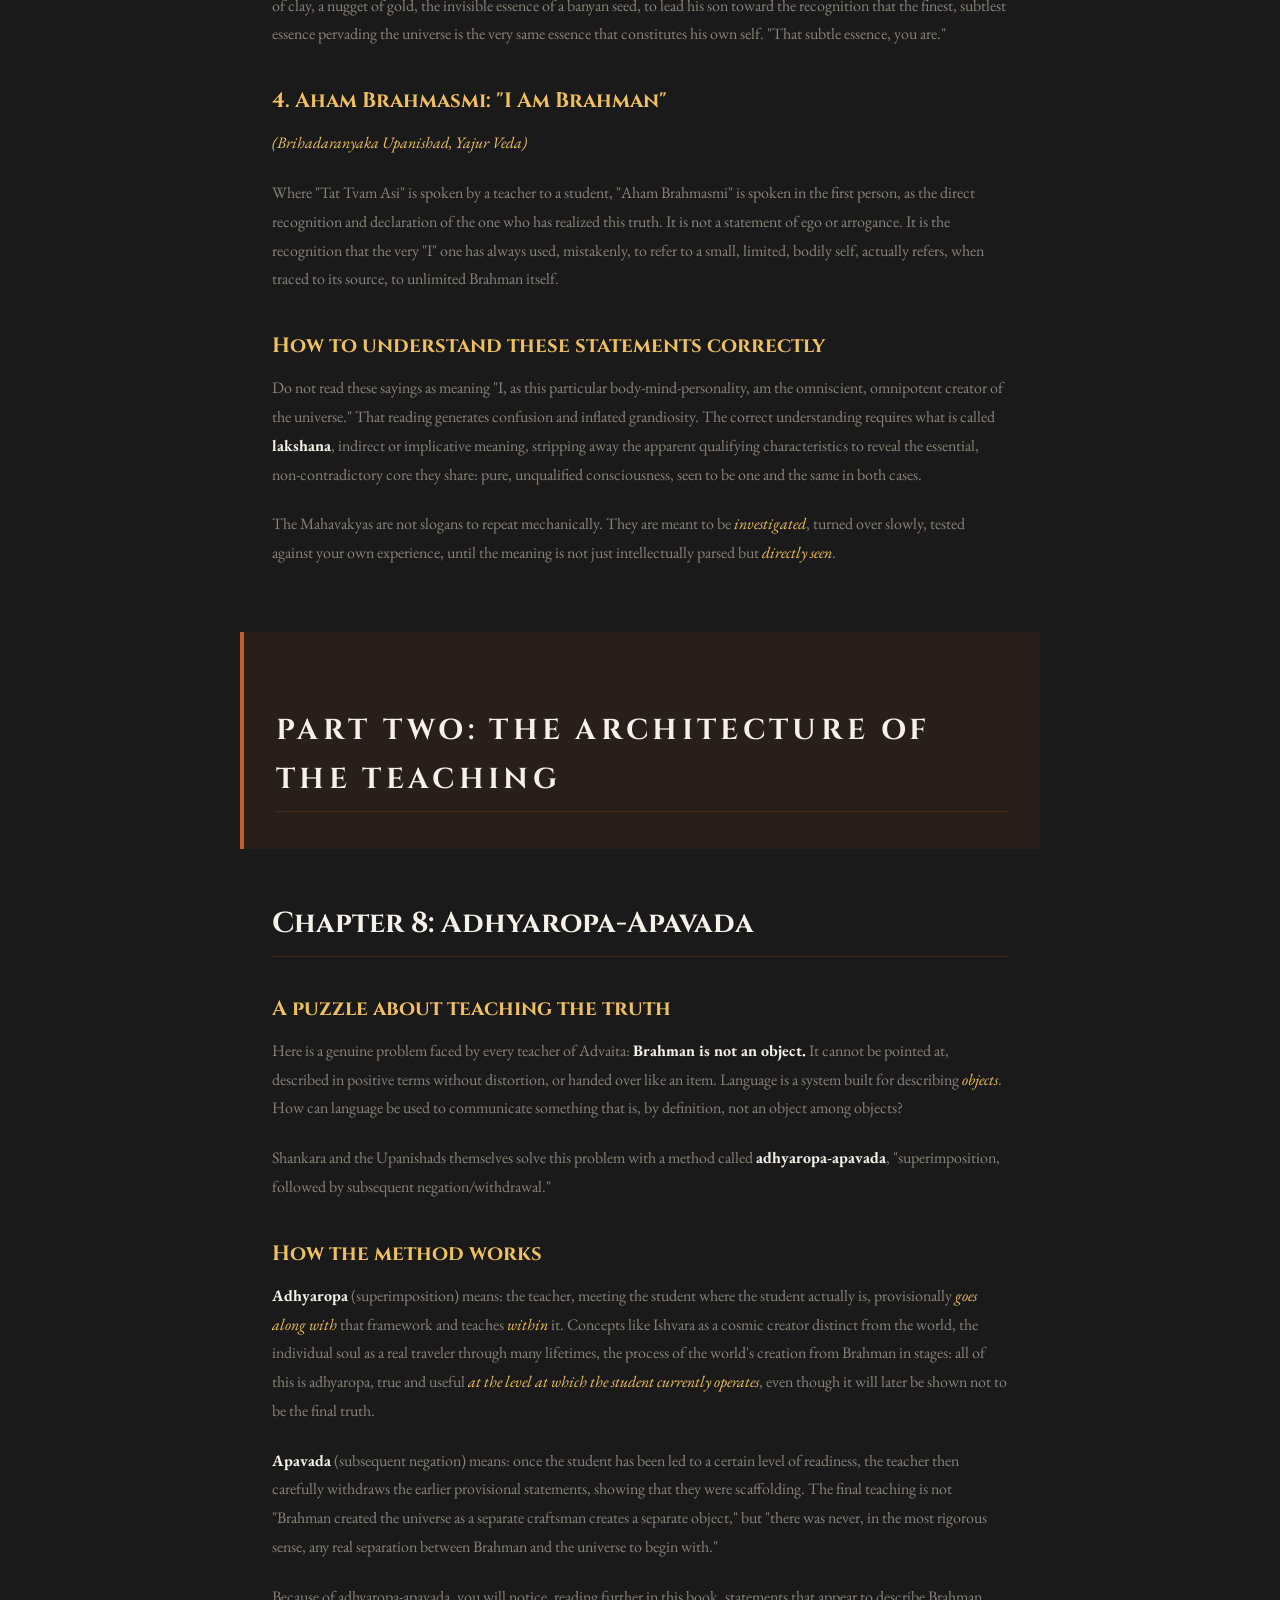
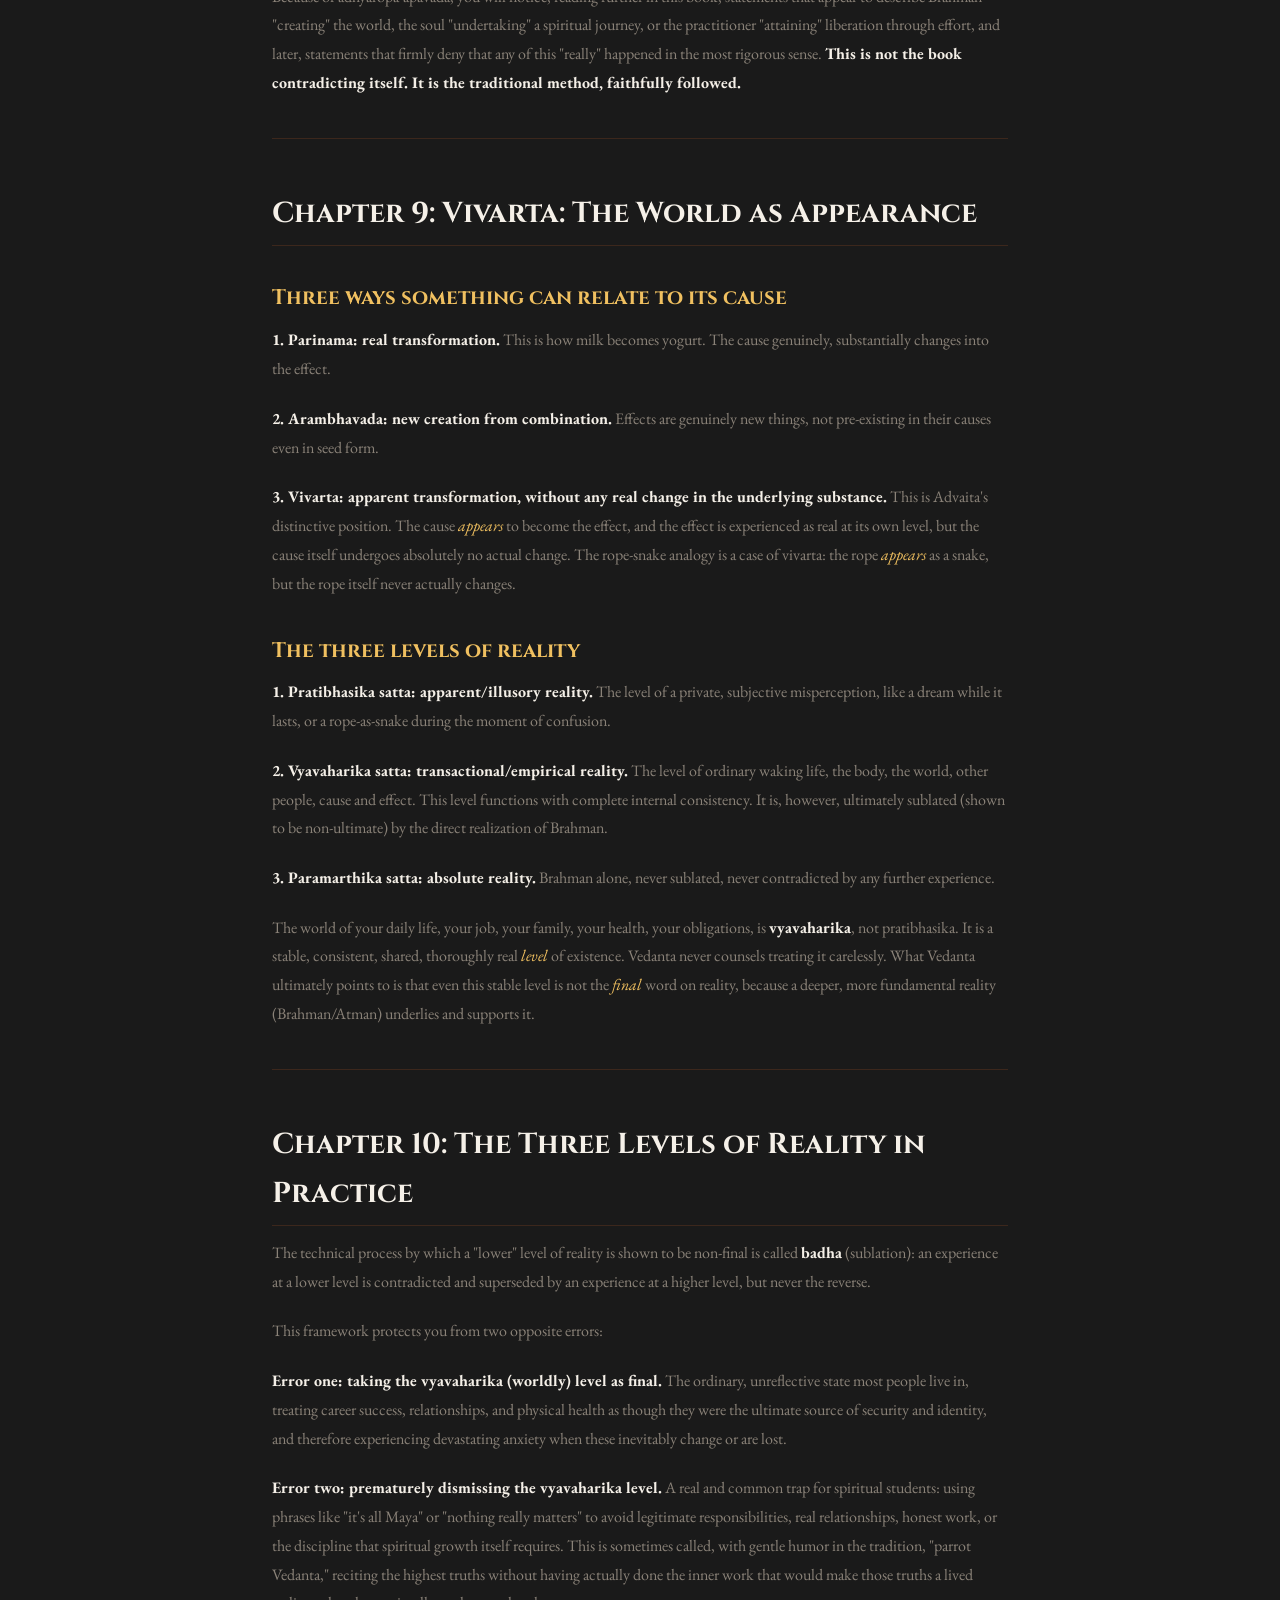
<file: advait.html>
<!DOCTYPE html>
<html lang="en">
<head>
  <meta charset="UTF-8">
  <meta name="viewport" content="width=device-width, initial-scale=1.0">
  <title>Advaita Vedanta: A Clear and Practical Guide, Garjanaa</title>
  <meta name="description" content="A complete 35-chapter guide to the philosophy and practice of non-duality, drawing on Shankara, Ramana Maharshi, and the Upanishads.">
  <link rel="canonical" href="https://garjanaa.github.io/advait.html">
  <meta property="og:title" content="Advaita Vedanta: A Clear and Practical Guide">
  <meta property="og:description" content="A complete 35-chapter guide to the philosophy and practice of non-duality, drawing on Shankara, Ramana Maharshi, and the Upanishads.">
  <meta property="og:type" content="article">
  <meta property="og:url" content="https://garjanaa.github.io/advait.html">
  <meta property="og:image" content="https://garjanaa.github.io/og-image.jpg">
  <meta name="twitter:card" content="summary_large_image">
  <link rel="icon" href="favicon.svg" type="image/svg+xml">
  <link rel="stylesheet" href="style.css">
  <link rel="preconnect" href="https://fonts.googleapis.com">
  <link rel="preconnect" href="https://fonts.gstatic.com" crossorigin>
  <link href="https://fonts.googleapis.com/css2?family=Cinzel:wght@400;700;900&family=EB+Garamond:ital,wght@0,400;0,600;1,400&family=Inter:wght@300;400;500;600&display=swap" rel="stylesheet">
</head>
<body>
<nav id="navbar">
<div class="nav-inner">
<a href="index.html" class="nav-logo">GARJANAA</a>
<button class="nav-toggle" aria-label="Toggle menu" aria-expanded="false" aria-controls="nav-links"><span></span></button>
<ul class="nav-links" id="nav-links">
<li><a href="index.html">Home</a></li>
<li><a href="philosophy.html">Philosophy</a></li>
<li><a href="practices.html">Practices</a></li>
<li><a href="texts.html">Texts</a></li>
<li><a href="community.html">Community</a></li>
<li><a href="gurus.html">24 Gurus</a></li>
<li><a href="chakras.html">Chakras</a></li>
<li><a href="parables.html">Parables</a></li>
<li class="nav-dropdown open">
<button class="dropdown-trigger" type="button" aria-haspopup="true" aria-expanded="false">Library</button>
<ul class="dropdown-menu">
<li><a href="advait.html" class="current">Advaita Guide</a></li>
<li><a href="garjanaa-document.html">Complete Document</a></li>
<li><a href="ladder.html">The Ladder</a></li>
<li><a href="codes-of-conduct.html">Code of Conduct</a></li>
</ul>
</li>
</ul>
</div>
</nav>
<div class="nav-overlay"></div>
<div class="doc-hero">
  <span class="eyebrow">The Garjanaa Document &mdash; Volume I</span>
  <h1>Advaita Vedanta</h1>
  <p class="doc-sub">The Wisdom of Non-Duality: a clear and practical guide. Drawing on Shankara, Ramana Maharshi, Ramsukhdas ji, and the principal Upanishads. Written to be read without prior knowledge and practiced without a guru.</p>
</div>
<div class="doc-body">
<a href="texts.html" class="back-link">&#8592; Back to Texts</a>
<div class="doc-note">This is the standalone Advaita Vedanta guide. The complete Garjanaa Document, which incorporates this guide alongside the Smriti, the four upayas, the Garjanaa circles, and all community materials, is at <a href="garjanaa-document.html">garjanaa-document.html</a>.</div>

<h2 id="top">ADVAITA VEDANTA</h2>
<h3>The Wisdom of Non-Duality, a Clear and Practical Guide</h3>
<p><em>Drawing on Tripura Rahasya, Yoga Vasishtha, Upadesha Sahasri, Tattvabodha, Atmabodha,
Shankara's Gita-bhashya, Anandagiri, Madhusudana Saraswati, Khandana-khadya of Shri Harsha,
Advaita Siddhi, Naishkarmya Siddhi, Panchadashi, Jivanmukti Viveka,
"Who Am I?" of Ramana Maharshi, Chup Sadhan of Ramsukhdas ji, Mandukya Karika,
and Shankara's Upanishad-bhashyas and Brahma Sutra-bhashya
with the Bhamati and Vivarana glosses.</em></p>
<hr>
<h2>A Word Before We Begin</h2>
<p>This book has one purpose: to help you understand, in plain language,
what Advaita Vedanta is actually saying, and then to help you live it.</p>
<p>Advaita Vedanta has a reputation for being difficult. Sanskrit terms pile up.
Commentaries argue with sub-commentaries. A newcomer opens a translated Upanishad
and closes it within ten minutes, certain that this wisdom is not meant for people
like them, busy, distracted, ordinary.</p>
<p>But the masters this book draws from, Shankaracharya, Ramana Maharshi,
Ramsukhdas ji, and the sages who composed the Upanishads themselves,
were relentlessly practical people. They were not interested in producing scholars.
They were interested in ending suffering. Shankara wrote commentaries so precise
they still occupy university departments, and he also wrote a short text for beginners,
the <em>Tattvabodha</em>, that a twelve-year-old can follow. Ramana Maharshi,
when asked the deepest metaphysical questions, would often just say:
<em>find out who is asking.</em></p>
<p>That is the spirit of this book. Every idea introduced here will be:</p>
<ul>
<li><strong>Explained without assuming prior knowledge.</strong> Sanskrit words are given,
because you will meet them elsewhere and should recognize them, but never left unexplained.</li>
<li><strong>Grounded in the source texts,</strong> so you are learning the actual tradition
and not a diluted modern paraphrase of it.</li>
<li><strong>Connected to practice.</strong> Advaita is not a philosophy to admire from a distance.
It is a set of instructions for looking directly at your own experience.
Each part of this book will tell you not just <em>what</em> the teaching says,
but <em>how</em> to work with it, today, in your own life.</li>
</ul>
<p>A note on how to read this book: you do not need to read it in one sitting,
and you do not need to understand every sentence intellectually before moving on.
Some parts of this teaching are not meant to be grasped by the thinking mind at all;
they are meant to be <em>recognized</em>, the way you recognize your own face,
not the way you memorize a fact. If a chapter feels dense, sit with the practice sections
rather than re-reading the theory. Understanding in Vedanta often arrives sideways,
in a moment of quiet, rather than head-on.</p>
<p>Let us begin.</p>
<hr>
<h2>Table of Contents</h2>
<p><strong>PART ONE, FOUNDATIONS</strong><br>
1. What Is Advaita Vedanta?<br>
2. The Three Bodies and Five Sheaths<br>
3. The Three States of Experience<br>
4. Brahman: The Reality Behind Everything<br>
5. Atman: The Self That Never Changes<br>
6. Maya and Avidya<br>
7. The Great Sayings (Mahavakyas)</p>
<p><strong>PART TWO, THE ARCHITECTURE OF THE TEACHING</strong><br>
8. Adhyaropa-Apavada<br>
9. Vivarta: The World as Appearance<br>
10. The Three Levels of Reality<br>
11. Ishvara: God in Advaita<br>
12. Karma, Rebirth, and the Law of Consequence<br>
13. The Antahkarana</p>
<p><strong>PART THREE, THE PATH</strong><br>
14. Sadhana Chatushtaya<br>
15. Shravana, Manana, Nididhyasana<br>
16. Karma Yoga: Action Without Bondage<br>
17. Upasana and Bhakti in a Non-Dual Framework<br>
18. Daivi Sampada<br>
19. Viveka and Vairagya in Daily Life<br>
20. The Guru and the Need for Guidance</p>
<p><strong>PART FOUR, SELF-INQUIRY</strong><br>
21. Atma Vichara: The Method of Ramana Maharshi<br>
22. "Who Am I?": A Close Reading<br>
23. Chup Sadhan: The Practice of Silence<br>
24. Working with Thoughts, Emotions, and the Sense of "I"<br>
25. Common Obstacles and Misunderstandings</p>
<p><strong>PART FIVE, REALIZATION AND LIFE AFTER REALIZATION</strong><br>
26. Jivanmukti: Liberation While Living<br>
27. The Signs of a Jivanmukta<br>
28. Videhamukti: Liberation at Death<br>
29. Living in the World as a Knower of the Self<br>
30. Suffering, Emotion, and the Jivanmukta</p>
<p><strong>PART SIX, LIVING VEDANTA</strong><br>
31. A Daily Practice Framework<br>
32. Vedanta at Work, in Relationships, and in Adversity<br>
33. Questions Seekers Actually Ask<br>
34. A Reading Path Through the Source Texts<br>
35. Glossary of Key Terms</p>

<div class="part-heading"><h2>PART ONE: FOUNDATIONS</h2></div>

<h2 id="ch1">Chapter 1: What Is Advaita Vedanta?</h2>
<h3>The name itself</h3>
<p>"Vedanta" means the end, or the culmination, of the Veda
(<em>veda</em> = knowledge, <em>anta</em> = end).
It refers specifically to the Upanishads, the closing portions of the Vedas,
along with three other texts considered the bedrock of the tradition:
the <em>Bhagavad Gita</em>, the <em>Brahma Sutras</em>, and the Upanishads themselves.
Together these three are called the <strong>Prasthana Trayi</strong>,
the "triple foundation."</p>
<p>"Advaita" means "not-two" (<em>a</em> = not, <em>dvaita</em> = duality/two-ness).
It is a description of reality, not an opinion about it.
Advaita Vedanta's core claim: <strong>what you are, in your deepest identity,
is not separate from the one reality that underlies everything that exists.</strong>
There are not two things: "you" here and "God" or "ultimate reality" out there, related but distinct.
There is one reality, appearing as many.</p>
<p>This is not a claim that "everything is the same" in some vague sense,
that a rock is the same as a person, or that morality doesn't matter because "it's all one."
We will spend considerable time distinguishing what Advaita actually says
from what people often assume it says.</p>
<h3>Where the teaching comes from</h3>
<p>Advaita Vedanta is not a philosophy invented by an individual thinker sitting and speculating.
It presents itself as a <em>darshana</em>, literally a "seeing," a direct vision of how things are,
articulated by successive teachers going back into the Upanishads themselves,
in a chain of teachers the tradition calls <em>guru-parampara</em>.</p>
<p>The systematic philosophical defense of Advaita is most associated with one figure:
<strong>Adi Shankaracharya</strong>, believed to have lived in the 8th century CE.
Shankara wrote commentaries (<em>bhashyas</em>) on the ten principal Upanishads,
on the Brahma Sutras, and on the Bhagavad Gita.
These commentaries are the bedrock on which nearly everything else in this book rests.</p>
<p>After Shankara, a vast body of sub-commentary grew up.
Two major interpretive schools emerged:</p>
<ul>
<li>The <strong>Bhamati</strong> school, following Vachaspati Mishra's commentary</li>
<li>The <strong>Vivarana</strong> school, following Prakashatman's commentary on Padmapada's <em>Panchapadika</em></li>
</ul>
<p>Later towering figures deepened and defended the tradition:
<strong>Sureshvara</strong>, who wrote the <em>Naishkarmya Siddhi</em>;
<strong>Vidyaranya</strong>, author of the <em>Panchadashi</em> and the <em>Jivanmukti Viveka</em>;
<strong>Madhusudana Saraswati</strong>, whose <em>Advaita Siddhi</em> is the greatest philosophical
defense of Advaita against its critics; and <strong>Shri Harsha</strong>,
whose <em>Khandana-khadya</em> shows that the logical tools used to attack Advaita
are themselves unreliable.</p>
<h3>The central claim, stated simply</h3>
<p>The entire teaching of Advaita Vedanta in one paragraph:</p>
<blockquote>You take yourself to be a limited, changing, mortal person: a body, a mind,
a name, a history, a set of roles. This is a case of mistaken identity,
not unlike mistaking a rope in dim light for a snake.
What you actually are is awareness itself, unchanging, unlimited, never born, never dying,
the very consciousness in which the person, the world, and all experience appear.
This awareness is not different from the ultimate reality (Brahman)
that is the source and substance of the entire universe.
The sense of being a limited, separate individual is not a fact about you; it is a misunderstanding.
Removing that misunderstanding, not through effort to become something you're not,
but through clear seeing of what you already are, is liberation (<em>moksha</em>).</blockquote>
<h3>Is this just intellectual belief?</h3>
<p>No. Advaita does not ask you to <em>believe</em> a doctrine the way a religious creed asks for belief.
It asks you to <em>investigate your own experience</em> closely enough to see whether
the doctrine is describing something true. Shankara's method,
especially in his independent treatise the <em>Upadesha Sahasri</em>,
is relentlessly analytical: he takes the student's actual, moment-to-moment experience
and asks pointed questions about it, until the student sees for themselves
that the "self" they assumed they were is not what they thought.</p>
<p>This is why Advaita is called a <em>jnana marga</em>, a path of knowledge,
rather than a path of ritual, devotion alone, or mystical technique alone
(though it does not reject these; more on that later).
The knowledge it points to is not bookish knowledge. It is <em>self</em>-knowledge:
knowledge that removes a misunderstanding about who is having the experience
of reading this sentence right now.</p>
<hr>

<h2 id="ch2">Chapter 2: The Three Bodies and Five Sheaths</h2>
<p>Before Vedanta tells you what you <em>are</em>,
it carefully shows you what you are <em>not</em>,
by giving you a detailed map of everything you mistake yourself for.
This is the method of <em>neti neti</em>, "not this, not this,"
used throughout the Upanishads.</p>
<h3>The Three Bodies (Sharira Traya)</h3>
<p><strong>1. Sthula Sharira: The Gross Body.</strong>
The physical body, flesh, bone, blood, the organs of sense and action.
It is born, grows, ages, and dies.</p>
<p><strong>2. Sukshma Sharira: The Subtle Body.</strong>
The body of mind, breath, and the sensory-motor apparatus considered as function
rather than physical organ. It includes the mind (manas), the intellect (buddhi),
the five vital airs (prana), the five organs of perception (jnanendriyas),
and the five organs of action (karmendriyas).
This subtle body survives physical death and carries forward from one life to another.</p>
<p><strong>3. Karana Sharira: The Causal Body.</strong>
Ignorance itself (avidya) in its subtlest, seed form, undifferentiated,
the way deep dreamless sleep is undifferentiated.
It is called "causal" because it is the root cause
from which the subtle and gross bodies unfold.</p>
<h3>The Five Sheaths (Pancha Kosha)</h3>
<p>A related model from the <em>Taittiriya Upanishad</em>
describes five sheaths (<em>koshas</em>) that cover the Self
like layers of a sheath covering a sword.
The sword sheath is not the sword,
and you can remove it without harming the sword at all.</p>
<p><strong>1. Annamaya Kosha:</strong> The physical body, built from and sustained by food.</p>
<p><strong>2. Pranamaya Kosha:</strong> The layer of breath and vital force that animates the physical body.</p>
<p><strong>3. Manomaya Kosha:</strong> The layer of thoughts, emotions, doubts, and desires.</p>
<p><strong>4. Vijnanamaya Kosha:</strong> The layer of decision, judgment, discrimination,
and the sense of individual agency ("I am the one who decides").
Combined with the previous sheath, this is what most people identify as "myself."</p>
<p><strong>5. Anandamaya Kosha:</strong> The subtlest sheath, experienced in deep dreamless sleep
and in moments of profound rest.
Vedanta is careful here: even this blissful sheath is <em>not</em> the Self.
It is still an <em>experience</em> that comes and goes,
and anything that comes and goes cannot be the changeless Self.</p>
<h3>Why this map matters</h3>
<p>The practical point: <strong>everything you can observe is not the observer.</strong>
You can observe your body, so you are not the body.
You can observe your thoughts, so you are not the mind.
You can observe the sense of "I decide this" as a thought that arises,
so you are not even the ego in the ordinary sense.
What remains after all five sheaths have been examined and set aside
as <em>objects known</em> rather than <em>the knower</em>?
<strong>Pure awareness: the Self, the Atman,</strong>
which is not one more layer to find,
but the very light by which all five layers are seen.</p>
<h3>A simple practice: the sheath inquiry</h3>
<p>Sit quietly. Move attention through each layer, simply noting:</p>
<ol>
<li>"I am aware of my body; its posture, its sensations. So awareness is here, and the body is known by it."</li>
<li>"I am aware of my breath. So awareness is here, and the breath is known by it."</li>
<li>"I am aware of thoughts arising. So awareness is here, and thoughts are known by it."</li>
<li>"I am aware of the sense of being a decider, a personality. So awareness is here, and even this sense of self is known by it."</li>
<li>"I am aware of moments of deep stillness. So awareness is here too, before and after that stillness."</li>
</ol>
<p>At the end, simply rest in the noticing:
<em>something is aware of all of this,
and that awareness itself has not been observed as an object,
because it is what is doing the observing.</em>
This is the seed of self-inquiry.</p>
<hr>

<h2 id="ch3">Chapter 3: The Three States of Experience</h2>
<p>One of the most ingenious arguments in all of Vedanta uses something
every person experiences every day:
the cycle of waking, dreaming, and deep sleep.
This analysis is central to the <em>Mandukya Upanishad</em>
and to Gaudapada's <em>Mandukya Karika</em>.</p>
<h3>The three states (Avasthatraya)</h3>
<p><strong>1. Jagrat: The Waking State.</strong>
You experience the external world through the senses.
The Upanishad calls the self in this state <strong>Vishva</strong>.</p>
<p><strong>2. Svapna: The Dream State.</strong>
The senses are withdrawn, but the mind continues to function,
creating an entire world of its own.
The Upanishad calls the self in this state <strong>Taijasa</strong>, the luminous one.</p>
<p><strong>3. Sushupti: Deep Dreamless Sleep.</strong>
Neither senses nor mind are actively functioning.
There is no world, no dream, no thought, no sense of being a separate person.
And yet you are not annihilated: upon waking, you report "I slept well; I was aware of nothing."
Something registered that "nothing was happening,"
otherwise how could you know you had slept?
The Upanishad calls the self in this state <strong>Prajna</strong>.</p>
<h3>The fourth, which is not really a fourth</h3>
<p>The <em>Mandukya Upanishad</em> then makes its central move.
Having named three states, it points to something present <em>in and through</em> all three,
yet not itself a state, because it does not come and go the way the three states do.
It calls this <strong>Turiya</strong>, literally "the fourth,"
though the text clarifies that this is only a manner of speaking.
Turiya is not a fourth <em>experience</em> alongside waking, dreaming, and sleeping.
It is the changeless awareness in which all three states arise and subside.</p>
<p>This "witness" is called <strong>Sakshi</strong> in Vedanta:
pure witnessing awareness, and Turiya is another name for exactly this,
your true nature, the Atman,
described here not through abstract metaphysics
but through the concrete, undeniable, everyday fact of your own sleep cycle.</p>
<h3>A practical reflection</h3>
<p>Tonight, before falling asleep, spend two or three minutes with this reflection:
<em>"Right now I am about to pass through dream and deep sleep.
The 'me' that has opinions, plans, and worries will dissolve for a while.
And yet something will not be absent,
because tomorrow morning, I will know that I slept."</em>
Hold the question lightly as you drift off.</p>
<hr>

<h2 id="ch4">Chapter 4: Brahman: The Reality Behind Everything</h2>
<h3>Clearing away a common misunderstanding</h3>
<p>When people unfamiliar with Vedanta hear "Brahman,"
they often assume it means "God" in the sense familiar from other traditions,
a supreme personal being who created the universe.
Vedanta does have a concept like this (it is called <strong>Ishvara</strong>,
discussed in Chapter 11), but Brahman is not primarily that.</p>
<p><strong>Brahman is the term Vedanta uses for the one, undivided, infinite reality
that is the source, substance, and true nature of absolutely everything that exists,
including the gods, including the universe, including you.</strong></p>
<p>The word comes from the root <em>brih</em>, meaning "to grow, to expand, to be vast."
Brahman is that than which nothing is vaster,
because it is not one thing among other things.
It is that of which all things are made,
the way clay is what all clay pots are made of.</p>
<h3>The classical definition</h3>
<p>The <em>Taittiriya Upanishad</em> offers the most famous short definition:
<em>Satyam jnanam anantam brahma</em>,
"Brahman is truth/reality, knowledge/consciousness, infinite."</p>
<ul>
<li><strong>Satya</strong> (reality/truth): Brahman does not change.
Anything that changes is not fully real in the strict Vedantic sense.</li>
<li><strong>Jnana</strong> (consciousness/knowledge): Brahman is of the nature of awareness itself,
self-luminous, requiring nothing else to know it.</li>
<li><strong>Ananta</strong> (infinite): Brahman is not limited by space, time, or any other thing.</li>
</ul>
<p>Another famous formula from the <em>Chandogya Upanishad</em>:
<em>Sarvam khalvidam brahma</em>, "All this, indeed, is Brahman."</p>
<h3>Nirguna and Saguna Brahman</h3>
<p><strong>Nirguna Brahman</strong> is Brahman "without attributes,"
beyond all names, forms, and descriptions.
It cannot really be described at all,
only pointed to, and even then only by negation (<em>neti neti</em>).</p>
<p><strong>Saguna Brahman</strong> is Brahman "with attributes,"
described in relation to the universe:
as creator, sustainer, and dissolver of all things; as omniscient, omnipotent, and all-pervading.
This is Brahman spoken of <em>as</em> Ishvara.
Saguna Brahman is fully real at its own level and is an entirely legitimate object of worship,
meditation, and devotion. Vedanta's final teaching is that Saguna Brahman
is a description from a particular standpoint,
while Nirguna Brahman is what remains when even that standpoint is seen through.</p>
<h3>Brahman is not "out there"</h3>
<p><strong>Brahman is not located somewhere else, reachable by travel, ritual accumulation,
or the passage of time.</strong>
Because Brahman is infinite, there can be no "outside" Brahman from which to travel toward it.
This has an enormous, immediate practical implication:
<strong>liberation is not the acquisition of something you lack,
but the removal of a misunderstanding about something you already are.</strong></p>
<hr>

<h2 id="ch5">Chapter 5: Atman: The Self That Never Changes</h2>
<h3>The word and the confusion around it</h3>
<p>"Atman" is usually translated as "Self" (capitalized,
to distinguish it from "self" in the ordinary sense of personality or ego).
Advaita's most radical claim is that Atman, properly understood,
is <strong>not individual</strong>:
it only <em>appears</em> individuated because of its association
with different bodies and minds,
the way the same sunlight appears as many separate patches of light
when it passes through many separate windows,
without the sunlight itself being divided.</p>
<h3>What Atman is</h3>
<p>Atman is <strong>pure awareness</strong>:
the simple fact of "being aware" or "consciousness,"
prior to and independent of any particular content of awareness. It is:</p>
<ul>
<li><strong>Self-evident</strong> (svayam-prakasha): it does not need to be proven or lit up by anything else.</li>
<li><strong>Unchanging</strong> (nirvikara): thoughts change, moods change, the body ages,
but the simple awareness in which all this is registered does not itself change.</li>
<li><strong>Ever-present</strong> (nitya): it is never absent, even in deep sleep, as shown in Chapter 3.</li>
<li><strong>Partless</strong> (niravayava): it does not have components, so it cannot be divided, damaged, or destroyed.</li>
<li><strong>Witness</strong> (sakshi): the silent seer of body, mind, and world,
never itself becoming an object seen.</li>
</ul>
<h3>The identity of Atman and Brahman</h3>
<p>Having established that Brahman is the one infinite reality underlying the entire universe,
and that Atman is the pure, unchanging awareness underlying your own individual experience,
Vedanta's central and most audacious claim is that
<strong>these two are not two things that happen to resemble each other.
They are one and the same reality</strong>,
described from two different starting points.
This identity is not a poetic metaphor or a mystical union of two originally separate things.
It is the discovery of a <em>fact that was always the case</em>,
obscured only by a mistaken assumption.</p>
<h3>The rope and the snake</h3>
<p>The classical Advaita analogy:
walking at dusk, you see a coiled shape on the path and recoil in fear.
Then someone brings a lamp and you see it was only a rope,
lying coiled in the exact same spot the whole time. Notice the structure:</p>
<ol>
<li><strong>The rope never actually became a snake.</strong>
The snake was never real; it was a misperception superimposed on something real (the rope).</li>
<li><strong>The fear, while the misperception lasted, was completely real as an experience.</strong>
Vedanta does not say your suffering, while you believe you are a separate, limited ego, is "fake."</li>
<li><strong>Removing the snake does not require any action on the rope.</strong>
You simply need correct perception to see what was already there.</li>
<li><strong>The correction happens in an instant, once seeing is clear,</strong>
not gradually, and not through effort applied to the rope.</li>
</ol>
<hr>

<h2 id="ch6">Chapter 6: Maya and Avidya</h2>
<p>If Atman and Brahman are one, and if this has always been the case,
why don't we experience it that way?
This is the question that the doctrines of <strong>Maya</strong> and <strong>Avidya</strong> exist to answer.</p>
<h3>Avidya: ignorance at the individual level</h3>
<p>Avidya literally means "not-knowledge," ignorance,
but a very specific kind: not a <em>lack</em> of information,
but a <strong>positive, active misapprehension</strong>,
like the mistaking of the rope for a snake. It operates through two simultaneous functions:</p>
<p><strong>1. Avarana: the veiling power.</strong>
This conceals your true nature from you, the way a cloud veils the sun.</p>
<p><strong>2. Vikshepa: the projecting power.</strong>
This projects something else in place of the veiled truth:
the body, the mind, the sense of being a separate ego,
and ultimately the entire experienced world.</p>
<h3>Maya: the same phenomenon at the cosmic level</h3>
<p>Where "avidya" typically refers to ignorance from the standpoint of the individual,
<strong>Maya</strong> refers to the same fundamental power at the cosmic standpoint:
the power by which the one, undivided Brahman appears
as the manifold universe of names and forms.</p>
<h3>Is Maya "real"?</h3>
<p>Popular summaries often say "Maya means the world is an illusion,"
which creates the false impression that Vedanta considers the world a hallucination.
This is not the classical teaching.
Shankara and the tradition describe Maya and its products as <strong>mithya</strong>,
a precise technical term meaning "neither absolutely real nor absolutely unreal,"
real at its own level of experience,
though not real in the ultimate sense that Brahman alone possesses.</p>
<p>A dream is mithya. While you are dreaming, the dream world is completely convincing.
But once you wake, you recognize that the dream world
did not have the same order of reality as the waking world.
Vedanta's claim is that the waking world stands in a similar relationship to Brahman
as the dream world stands to waking,
real enough to be lived and taken seriously at its own level,
and yet, from the vantage point of Self-realization,
not ultimately real the way Brahman alone is.</p>
<h3>Where does avidya come from?</h3>
<p>The traditional answer: avidya is <strong>anadi</strong>, beginningless.
The question "when did it begin?" presupposes the reality of time and causation
<em>within</em> the framework that avidya itself generates.
It is like asking "where does the darkness in a room go, once the light is switched on?"
Avidya is not investigated for its origin; it is simply <em>removed</em> through knowledge,
the moment the light of correct understanding is present.</p>
<hr>

<h2 id="ch7">Chapter 7: The Great Sayings (Mahavakyas)</h2>
<p>Scattered through the Upanishads are four sentences the tradition singles out above all others
as directly stating the identity of the individual self and the ultimate reality.
These are called the <strong>Mahavakyas</strong>, "great sayings,"
one traditionally associated with each of the four Vedas.</p>
<h3>1. Prajnanam Brahma: "Consciousness is Brahman"</h3>
<p><em>(Aitareya Upanishad, Rig Veda)</em></p>
<p>This statement identifies the very nature of Brahman as consciousness,
not a thing that <em>possesses</em> consciousness among other properties,
but a reality that simply <em>is</em> consciousness through and through.</p>
<h3>2. Ayam Atma Brahma: "This Self is Brahman"</h3>
<p><em>(Mandukya Upanishad, Atharva Veda)</em></p>
<p>The very Self that you are, the witnessing awareness present
through waking, dream, and deep sleep, <em>is</em> Brahman.
Not similar to it, not derived from it, not a fragment or spark of it, but identical with it.</p>
<h3>3. Tat Tvam Asi: "That Thou Art"</h3>
<p><em>(Chandogya Upanishad, Sama Veda)</em></p>
<p>Perhaps the most famous of the four, repeated nine times in a teaching dialogue.
Uddalaka uses a series of examples, a lump of clay, a nugget of gold,
the invisible essence of a banyan seed,
to lead his son toward the recognition that the finest, subtlest essence pervading the universe
is the very same essence that constitutes his own self.
"That subtle essence, you are."</p>
<h3>4. Aham Brahmasmi: "I Am Brahman"</h3>
<p><em>(Brihadaranyaka Upanishad, Yajur Veda)</em></p>
<p>Where "Tat Tvam Asi" is spoken by a teacher to a student,
"Aham Brahmasmi" is spoken in the first person,
as the direct recognition and declaration of the one who has realized this truth.
It is not a statement of ego or arrogance.
It is the recognition that the very "I" one has always used,
mistakenly, to refer to a small, limited, bodily self,
actually refers, when traced to its source, to unlimited Brahman itself.</p>
<h3>How to understand these statements correctly</h3>
<p>Do not read these sayings as meaning
"I, as this particular body-mind-personality, am the omniscient, omnipotent creator of the universe."
That reading generates confusion and inflated grandiosity.
The correct understanding requires what is called <strong>lakshana</strong>,
indirect or implicative meaning,
stripping away the apparent qualifying characteristics
to reveal the essential, non-contradictory core they share:
pure, unqualified consciousness, seen to be one and the same in both cases.</p>
<p>The Mahavakyas are not slogans to repeat mechanically.
They are meant to be <em>investigated</em>,
turned over slowly, tested against your own experience,
until the meaning is not just intellectually parsed but <em>directly seen</em>.</p>

<div class="part-heading"><h2>PART TWO: THE ARCHITECTURE OF THE TEACHING</h2></div>

<h2 id="ch8">Chapter 8: Adhyaropa-Apavada</h2>
<h3>A puzzle about teaching the truth</h3>
<p>Here is a genuine problem faced by every teacher of Advaita:
<strong>Brahman is not an object.</strong>
It cannot be pointed at, described in positive terms without distortion,
or handed over like an item.
Language is a system built for describing <em>objects</em>.
How can language be used to communicate something that is,
by definition, not an object among objects?</p>
<p>Shankara and the Upanishads themselves solve this problem with a method called
<strong>adhyaropa-apavada</strong>,
"superimposition, followed by subsequent negation/withdrawal."</p>
<h3>How the method works</h3>
<p><strong>Adhyaropa</strong> (superimposition) means:
the teacher, meeting the student where the student actually is,
provisionally <em>goes along with</em> that framework and teaches <em>within</em> it.
Concepts like Ishvara as a cosmic creator distinct from the world,
the individual soul as a real traveler through many lifetimes,
the process of the world's creation from Brahman in stages:
all of this is adhyaropa, true and useful <em>at the level at which the student currently operates</em>,
even though it will later be shown not to be the final truth.</p>
<p><strong>Apavada</strong> (subsequent negation) means:
once the student has been led to a certain level of readiness,
the teacher then carefully withdraws the earlier provisional statements,
showing that they were scaffolding.
The final teaching is not "Brahman created the universe as a separate craftsman creates a separate object,"
but "there was never, in the most rigorous sense, any real separation between Brahman and the universe to begin with."</p>
<p>Because of adhyaropa-apavada, you will notice, reading further in this book,
statements that appear to describe Brahman "creating" the world,
the soul "undertaking" a spiritual journey,
or the practitioner "attaining" liberation through effort,
and later, statements that firmly deny that any of this "really" happened in the most rigorous sense.
<strong>This is not the book contradicting itself. It is the traditional method, faithfully followed.</strong></p>
<hr>

<h2 id="ch9">Chapter 9: Vivarta: The World as Appearance</h2>
<h3>Three ways something can relate to its cause</h3>
<p><strong>1. Parinama: real transformation.</strong>
This is how milk becomes yogurt.
The cause genuinely, substantially changes into the effect.</p>
<p><strong>2. Arambhavada: new creation from combination.</strong>
Effects are genuinely new things, not pre-existing in their causes even in seed form.</p>
<p><strong>3. Vivarta: apparent transformation, without any real change in the underlying substance.</strong>
This is Advaita's distinctive position.
The cause <em>appears</em> to become the effect, and the effect is experienced as real at its own level,
but the cause itself undergoes absolutely no actual change.
The rope-snake analogy is a case of vivarta:
the rope <em>appears</em> as a snake, but the rope itself never actually changes.</p>
<h3>The three levels of reality</h3>
<p><strong>1. Pratibhasika satta: apparent/illusory reality.</strong>
The level of a private, subjective misperception,
like a dream while it lasts, or a rope-as-snake during the moment of confusion.</p>
<p><strong>2. Vyavaharika satta: transactional/empirical reality.</strong>
The level of ordinary waking life, the body, the world, other people, cause and effect.
This level functions with complete internal consistency.
It is, however, ultimately sublated (shown to be non-ultimate)
by the direct realization of Brahman.</p>
<p><strong>3. Paramarthika satta: absolute reality.</strong>
Brahman alone, never sublated, never contradicted by any further experience.</p>
<p>The world of your daily life, your job, your family, your health, your obligations,
is <strong>vyavaharika</strong>, not pratibhasika.
It is a stable, consistent, shared, thoroughly real <em>level</em> of existence.
Vedanta never counsels treating it carelessly.
What Vedanta ultimately points to is that even this stable level
is not the <em>final</em> word on reality,
because a deeper, more fundamental reality (Brahman/Atman) underlies and supports it.</p>
<hr>

<h2 id="ch10">Chapter 10: The Three Levels of Reality in Practice</h2>
<p>The technical process by which a "lower" level of reality is shown to be non-final
is called <strong>badha</strong> (sublation):
an experience at a lower level is contradicted and superseded by an experience at a higher level,
but never the reverse.</p>
<p>This framework protects you from two opposite errors:</p>
<p><strong>Error one: taking the vyavaharika (worldly) level as final.</strong>
The ordinary, unreflective state most people live in,
treating career success, relationships, and physical health
as though they were the ultimate source of security and identity,
and therefore experiencing devastating anxiety when these inevitably change or are lost.</p>
<p><strong>Error two: prematurely dismissing the vyavaharika level.</strong>
A real and common trap for spiritual students:
using phrases like "it's all Maya" or "nothing really matters"
to avoid legitimate responsibilities, real relationships, honest work,
or the discipline that spiritual growth itself requires.
This is sometimes called, with gentle humor in the tradition, "parrot Vedanta,"
reciting the highest truths without having actually done the inner work
that would make those truths a lived reality rather than an intellectual escape hatch.</p>
<hr>

<h2 id="ch11">Chapter 11: Ishvara: God in Advaita</h2>
<p>Ishvara is <strong>Brahman itself</strong>,
associated with Maya in its predominantly sattvic (clear, luminous) aspect,
functioning as the intelligent cause, sustainer, and dissolver of the universe,
omniscient, omnipotent, and the inner controller (<em>antaryamin</em>) of all beings.
Ishvara is fully real at the vyavaharika level, is the proper object of worship,
surrender, and devotion for the vast majority of practitioners,
and is not something a serious Advaita student is meant to intellectually dismiss.
Shankara himself composed numerous devotional hymns to various forms of the divine,
and the tradition sees no contradiction here whatsoever.</p>
<p>Both Ishvara and the jiva (individual soul) are, in the final analysis,
Brahman appearing through the medium of Maya.
The difference lies entirely in the <em>quality</em> of that medium.
Ishvara is Brahman through a medium so subtle and clear
that it functions as pure enabling clarity rather than distorting obscuration.
The jiva is Brahman through a medium clouded by rajas and tamas.
But the underlying reality in both cases is the identical, undivided Brahman.</p>
<p>Devotion (<em>bhakti</em>) toward Ishvara and disciplined worship (<em>upasana</em>)
serve several genuinely indispensable functions:
purification of the mind (<em>chitta-shuddhi</em>);
a necessary refuge during the long process of practice;
and a crucial support in daily life through dedicating the fruits of action to Ishvara.
Advaita, properly taught, never asks a devotee to abandon their love of God
in order to "graduate" to some cold, abstract philosophical alternative.</p>
<hr>

<h2 id="ch12">Chapter 12: Karma, Rebirth, and the Law of Consequence</h2>
<p><strong>Karma</strong> simply means <em>action</em>,
and by extension, the causal principle by which actions
(including thoughts and intentions, not only physical deeds)
produce results (<em>phala</em>),
which in turn shape future circumstances, tendencies, and experiences.</p>
<p>Vedanta distinguishes three categories of accumulated karma:</p>
<p><strong>1. Sanchita karma:</strong>
the entire accumulated store of karma from all past actions, not yet activated,
like a warehouse of seeds not yet planted.</p>
<p><strong>2. Prarabdha karma:</strong>
the specific portion of sanchita karma that has "ripened"
and is actively determining the broad shape of the present life,
like seeds already planted and now sprouting.</p>
<p><strong>3. Agami (or kriyamana) karma:</strong>
the fresh karma being generated right now through present choices and actions.</p>
<p>The tradition teaches that <strong>Self-knowledge instantly and completely burns away sanchita karma</strong>
and prevents any further binding agami karma from accumulating.
But <strong>prarabdha karma continues to run its course until the body's natural end,</strong>
much as a potter's wheel continues spinning after the potter's hand is withdrawn.</p>
<p>Understanding karma is not an invitation to passive resignation.
Present effort (purushartha) genuinely matters
and shapes both the immediate unfolding of one's circumstances
and the future course of one's karma entirely.
The teaching on karma is meant to produce equanimity in the face of circumstances
one cannot immediately change,
not passivity in the face of choices one is actually free to make.</p>
<hr>

<h2 id="ch13">Chapter 13: The Antahkarana: Mind, Intellect, Ego, and Memory</h2>
<p>Vedanta offers a precise fourfold model of the mind,
called the <strong>antahkarana</strong> ("inner instrument"):</p>
<p><strong>1. Manas: the deliberating, doubting mind.</strong>
Responsible for receiving sense impressions, generating options,
going back and forth, doubting, wishing, and imagining.
Its characteristic activity is <em>sankalpa-vikalpa</em>,
resolving and re-resolving, building a thought up and then tearing it down.</p>
<p><strong>2. Buddhi: the determining, deciding intellect.</strong>
Responsible for discrimination, judgment, and firm decision.
Buddhi is also the seat of <em>viveka</em>,
the discriminative capacity between the real and the unreal,
which is central to the entire spiritual path.</p>
<p><strong>3. Chitta: the storehouse of memory and subtle impressions.</strong>
Retains impressions (<em>samskaras</em> and <em>vasanas</em>,
subtle habitual tendencies from past experiences)
and makes recall, recognition, and felt continuity of personal identity across time possible.</p>
<p><strong>4. Ahamkara: the "I-maker," the ego sense.</strong>
Responsible for the fundamental act of self-reference,
appropriating experience as "mine,"
generating the sense "I am the one seeing, I am the one deciding, I am the one who did this."
This is the linchpin of the entire structure:
the point at which pure, impersonal awareness (Atman)
gets falsely conflated with the personal, limited body-mind mechanism.
Self-inquiry is aimed with laser precision directly at this function.</p>


<hr>
<h2 id="nyaya">On Aanvikshiki, Nyaya, and Vaisheshika</h2>
<p>Advaita Vedanta addresses the paramarthika level: what is real when all conventional framing is set aside. But a practitioner also lives in the vyavaharika world, where empirical claims must be evaluated, arguments must be assessed for soundness, and the natural world must be understood on its own terms. The tradition has always known that a separate set of tools is needed for this level. Those tools are Aanvikshiki, Nyaya, and Vaisheshika.</p>
<h3>Aanvikshiki: The Lamp of All Sciences</h3>
<p>Kautilya's Arthashastra calls Aanvikshiki "the lamp of all sciences, the resource for all actions, and the support of all dharmas." It is the ancient Indian science of critical inquiry and rigorous investigation. Its core principle: no claim in the empirical domain is accepted on authority alone. Every claim is tested against perception, sound inference, analogy, and reliable testimony from competent observers. This is the ancestor of the scientific method, and the modern scientific method is its most rigorous contemporary expression.</p>
<h3>Nyaya: The Logic of Valid Knowledge</h3>
<p>Nyaya, founded by Gautama in the Nyaya Sutras, provides four pramanas (valid sources of knowledge): pratyaksha (direct perception), anumana (inference through sound reasoning), upamana (analogy and comparison), and shabda (reliable testimony from competent authority). The Nyaya five-membered syllogism, comprising statement, reason, example, application, and conclusion, provides the formal structure for any valid empirical argument. The tradition's careful cataloging of fallacies (hetvabhasa) provides tools for identifying where arguments go wrong. These tools apply at the vyavaharika level and are not in conflict with Vedanta's method at the paramarthika level.</p>
<h3>Vaisheshika: The Natural Philosophy</h3>
<p>Vaisheshika, founded by Kanada in the Vaisheshika Sutras, provides a systematic categorization of the natural world through seven padarthas: substance, quality, motion, universal, particular, inherence, and non-existence. This framework, applied at the empirical level, maps broadly onto what the modern sciences do when they categorize, measure, and analyze natural phenomena. It establishes that the empirical world has a real, consistent, categorizable structure at its own level, even though it is not the final word on the nature of reality.</p>
<h3>The Relationship Between Aanvikshiki and Vedanta</h3>
<p>These two systems do not conflict. They address different questions at different levels. Use Nyaya-Vaisheshika and the scientific method for empirical questions: What happened? What is the evidence? What does the data show? What inference is warranted? Use Advaita Vedanta for the ultimate question: What is the nature of the awareness in which all empirical inquiry occurs? A practitioner who confuses these levels will either import superstition into the empirical domain (accepting empirical claims on religious authority alone) or import reductionism into the metaphysical domain (dismissing the question of consciousness because it cannot be measured). The clarity to avoid both errors is one of the marks of a mature practitioner at Rung Four of the Ladder.</p>

<div class="part-heading"><h2>PART THREE: THE PATH</h2></div>

<h2 id="ch14">Chapter 14: Sadhana Chatushtaya: The Four Qualifications</h2>
<p>If Atman-Brahman is already, always the case,
why would any particular qualification or preparation be needed to realize it?
The tradition's answer:
<strong>the truth does not need to be produced or earned,
but the mind that is to recognize the truth does need to be made fit for the recognition,</strong>
the way a mirror does not need to be taught to reflect,
but a dusty, cracked, or wildly shaking mirror will fail to give a clear reflection
regardless of how bright the object in front of it is.</p>
<h3>The four qualifications</h3>
<p><strong>1. Nityanitya Vastu Viveka:</strong>
Discrimination between the permanent and the impermanent.
The capacity to distinguish, in one's own direct experience,
between what is truly permanent, unchanging reality (Brahman/Atman)
and what is impermanent, changing appearance (the body, the mind, the world).</p>
<p><strong>2. Ihamutrartha Phala Bhoga Viraga:</strong>
Dispassion toward the enjoyment of results, here and hereafter.
The natural loosening of the intense craving for the fruits of impermanent things.
This is called <strong>vairagya</strong>.</p>
<p><strong>3. Shatka Sampatti:</strong>
The Six-Fold Wealth of Inner Discipline:
(i) <em>Shama</em>: calmness and mastery of the mind;
(ii) <em>Dama</em>: mastery of the senses;
(iii) <em>Uparati</em>: settled withdrawal from unnecessary external activity;
(iv) <em>Titiksha</em>: forbearance, the capacity to endure the pairs of opposites without being thrown off balance;
(v) <em>Shraddha</em>: a settled, trusting confidence in the teacher, the scriptures, and the teaching itself,
not blind faith that bypasses inquiry,
but a working trust sufficient to give the teaching a genuine, sustained hearing;
(vi) <em>Samadhana</em>: one-pointed concentration.</p>
<p><strong>4. Mumukshutva:</strong>
An intense, genuine longing for liberation.
Not a casual intellectual curiosity about philosophy,
but the kind of urgent, wholehearted longing that a person drowning has for air.
Ramana Maharshi frequently emphasized that the intensity and sincerity of this longing
matters more than any other single factor.</p>
<p>These qualifications describe a
<strong>direction of growth and a set of qualities that deepen through the very process
of study and practice,</strong>
not a locked gate requiring flawless perfection before the door even opens.
A seeker begins with whatever measure of these qualities they currently possess,
and the practices themselves continue to refine them as the path unfolds.</p>
<hr>

<h2 id="ch15">Chapter 15: Shravana, Manana, Nididhyasana</h2>
<p>Vedanta describes the actual sequential process of coming to Self-knowledge
through three stages, drawn directly from the <em>Brihadaranyaka Upanishad</em>:
<em>atma va are drashtavyah shrotavyo mantavyo nididhyasitavyah</em>,
"The Self, indeed, is to be seen: it is to be heard about, reflected upon,
and deeply meditated upon."</p>
<h3>1. Shravana: Hearing</h3>
<p>The careful, sustained, systematic study of the Vedantic teaching.
The purpose of shravana is to arrive at a clear, correct, and comprehensive understanding
of exactly what the teaching is asserting:
resolving preliminary confusions, establishing the correct meaning of key terms,
and most importantly, establishing the correct understanding of the Mahavakyas
as statements of one's actual, present identity
rather than of some future goal to be attained.
Shravana is not casual reading done once; it is a sustained, disciplined engagement.</p>
<h3>2. Manana: Reflection</h3>
<p>Having heard the teaching, manana is the stage of turning it over in one's own mind,
testing it against reason, against one's own direct experience,
and against possible objections and doubts,
until one arrives at a <em>settled, personal conviction</em> (<em>nishchaya</em>)
that the teaching is true.
This is where the mind's buddhi does its essential work.
The entire vast philosophical literature this book draws from exists largely to support this stage.</p>
<h3>3. Nididhyasana: Sustained, Deep Meditative Dwelling</h3>
<p>Having heard the teaching and settled one's rational conviction through reflection,
nididhyasana is the sustained, repeated, meditative <em>dwelling</em> on the truth thus understood,
not thinking further <em>about</em> it in the analytical sense
(that stage has been completed by manana),
but resting the mind, again and again, directly <em>in</em> the recognition itself,
allowing intellectual conviction to ripen and deepen
into direct, immediate, non-conceptual realization.</p>
<p>A seeker who remains only at the level of shravana and manana,
accumulating ever more intellectual understanding
without ever turning to sustained direct meditative dwelling,
risks "parrot Vedanta," impressive verbal and conceptual fluency
that has not actually penetrated and transformed lived experience.</p>
<hr>

<h2 id="ch16">Chapter 16: Karma Yoga: Action Without Bondage</h2>
<p>The <em>Bhagavad Gita</em> addresses the question:
should a sincere seeker withdraw from action altogether?
Krishna's response firmly and repeatedly rejects mere physical inaction
as any kind of genuine solution.</p>
<p>Bondage is not caused by action itself but by the <em>ignorant, ego-driven attitude</em>
with which action is typically undertaken:
the deep-seated, usually unexamined sense
"I am the one acting, and I am acting in order to secure some result for my own separate, limited self."
Karma yoga transforms the <em>inner attitude</em> with which action is performed:</p>
<p><strong>1. Nishkama karma: action without personal craving for its fruit.</strong>
<em>Karmanyevadhikaraste ma phaleshu kadachana</em>,
"Your right is to action alone, never to its fruits."
Perform the action as excellently and wholeheartedly as possible,
while releasing the anxious, grasping inner attachment
to whether the desired result actually materializes.</p>
<p><strong>2. Ishvara-arpana buddhi: the attitude of offering action to Ishvara.</strong>
Perform one's genuine duties and responsibilities as a form of worship
rather than a transaction for private, ego-centered gain.</p>
<p><strong>3. Karma as chitta-shuddhi:</strong>
action itself, however selflessly performed, cannot directly produce Self-knowledge,
because action belongs to the category of things that can be added or removed,
while the Self is already, ever-present.
What karma yoga <em>does</em> accomplish, powerfully and indispensably,
is the <strong>purification of the mind</strong>,
steadily reducing selfishness, agitation, and the sense of separate doership,
thereby producing exactly the calm, clear mental condition
in which Self-inquiry can bear fruit.</p>
<hr>


<h2 id="ch16b">Chapter 16b: Seva as the Primary External Sadhana</h2>
<p>Karma yoga as described in Chapter 16 names the inner attitude: action performed without personal craving for its fruit, offered to the Whole. Seva names the outer form that karma yoga takes when applied to one's genuine relationship with the world. It is the primary external sadhana of this path.</p>
<h3>What Makes Seva Seva</h3>
<p>Three qualities distinguish seva from ordinary work or philanthropic activity. First, it is unconditional: no return is expected, no gratitude is tracked, no debt is created. Second, it flows from genuine nature: the form of service is determined by what the practitioner actually is and actually can do well, not by what appears impressive. Third, it is dedicated before beginning: the act is offered to the Whole before starting, and the result is released to the Whole after completing.</p>
<h3>The Four Determinants of Form</h3>
<p>The specific form that seva takes is determined by four factors specific to each practitioner. Svabhava is one's natural character and inclination. Shakti is one's genuine skill and capacity. Pravritti is one's deep tendency, the kind of work one is naturally drawn toward. And one's life-station, ashrama, describes the actual responsibilities and circumstances of the life one is living. The form of seva that serves most powerfully is the one where these four factors align. A teacher whose svabhava, shakti, pravritti, and life-station all point toward teaching should teach freely and excellently. Forcing a form of service that does not match one's actual nature produces neither good service nor genuine sadhana.</p>
<h3>Seva and Liberation</h3>
<p>Seva does not directly produce Self-knowledge, for the same reason that karma yoga does not directly produce it: action belongs to the category of things that can be added or removed, while the Self is ever-present and requires no addition. What seva does produce, powerfully and indispensably, is the purification of the mind and the dissolution of the ego's sense of separate doership. A practitioner who has genuinely offered their work to the Whole for years, without expecting return, finds that the sense of being a separate agent who acts for personal benefit has thinned considerably. This is exactly the condition in which Self-inquiry can bear its deepest fruit.</p>

<h2 id="ch17">Chapter 17: Upasana, Bhakti, and the Pancha-devata</h2>
<p><strong>Upasana</strong> literally means "sitting near" and refers to sustained,
structured meditative and devotional practice directed toward a chosen form or symbol of the divine,
undertaken with steady regularity.
This includes meditation on a chosen deity form (<em>ishta-devata</em>),
repetition of sacred formulas or names (<em>japa</em>),
and structured ritual worship (<em>puja</em>).</p>
<p>Upasana and bhakti are extremely effective means of
<strong>chitta-shuddhi</strong> (mental purification)
and <strong>chitta-ekagrata</strong> (one-pointed concentration).
However, following the tradition's settled position,
<strong>upasana alone, however sustained, does not by itself directly produce Self-knowledge,</strong>
because upasana still involves meditating <em>on</em> an object,
maintaining at least provisionally the structure of a meditator, an object of meditation,
and an act of meditating,
which is itself a subtle form of the very subject-object duality
that final Self-knowledge dissolves entirely.</p>
<p>Advaita's greatest teachers did not regard bhakti as a lesser stage to be embarrassedly outgrown.
Ramana Maharshi himself frequently affirmed that sincere bhakti,
followed to its own natural depth, converges completely with jnana:
the paths are different in outward form but lead to the identical destination.</p>
<hr>

<h2 id="ch18">Chapter 18: Daivi Sampada: The Divine Qualities</h2>
<p>In the sixteenth chapter of the <em>Bhagavad Gita</em>, Krishna offers a detailed description
of two contrasting sets of human tendencies:
<strong>daivi sampada</strong> (divine wealth/qualities) and <strong>asuri sampada</strong> (demonic wealth/qualities).</p>
<p><strong>Qualities of fearlessness and purity:</strong>
<em>Abhaya</em> (fearlessness);
<em>Sattva-samshuddhi</em> (purity of mind, free of hidden agenda and inner contradiction).</p>
<p><strong>Qualities of disciplined engagement:</strong>
<em>Jnana-yoga-vyavasthiti</em> (steadfastness in the practice of wisdom);
<em>Dana</em> (generosity);
<em>Dama</em> (self-restraint of the senses);
<em>Yajna</em> (a spirit of selfless offering);
<em>Svadhyaya</em> (regular self-study and study of sacred texts);
<em>Tapas</em> (disciplined willingness to undergo reasonable discomfort in service of a higher purpose);
<em>Arjava</em> (straightforwardness, honesty, and directness without manipulation).</p>
<p><strong>Qualities of non-harming and restraint:</strong>
<em>Ahimsa</em> (non-violence in thought, word, and deed);
<em>Satya</em> (truthfulness);
<em>Akrodha</em> (freedom from anger);
<em>Tyaga</em> (renunciation);
<em>Apaishunam</em> (freedom from malicious gossip);
<em>Adroha</em> (freedom from malice or ill will);
<em>Nati-manita</em> (freedom from excessive pride).</p>
<p><strong>Qualities of gentleness and steadiness:</strong>
<em>Shanti</em> (peacefulness);
<em>Daya</em> (compassion toward all beings);
<em>Aloluptvam</em> (freedom from covetousness and greed);
<em>Mardavam</em> (gentleness of disposition);
<em>Hri</em> (appropriate modesty and restraint);
<em>Achapalam</em> (steadiness and freedom from restless fickleness).</p>
<p><strong>Qualities of radiant strength:</strong>
<em>Tejas</em> (vital inner brightness arising from integrity);
<em>Kshama</em> (forgiveness);
<em>Dhriti</em> (fortitude and patient endurance);
<em>Shaucham</em> (cleanliness and purity, both external and internal).</p>
<p>Practical approach: read through the list, notice which two or three qualities feel
most immediately relevant to your current life and challenges,
choose one to work with deliberately for a month,
and treat lapses as information rather than failure.</p>
<hr>

<h2 id="ch19">Chapter 19: Viveka and Vairagya in Daily Life</h2>
<h3>Viveka as a moment-to-moment practice</h3>
<p>Mature viveka becomes something far more continuous and spontaneous
than an intellectual exercise:
a quiet, background noticing, running through ordinary daily life,
of the difference between what is passing and what is not.
Sitting in a meeting that becomes tense, a trace of viveka notices:
<em>this tension is a passing mental-emotional weather pattern;
the awareness in which it is occurring is not itself tense.</em>
This is not coldness or dissociation;
appropriate emotional response and practical action still occur fully.
It is simply the quiet, steadying background presence
of not mistaking the passing wave for the entire ocean.</p>
<h3>Vairagya as freedom, not deprivation</h3>
<p>Vairagya is very frequently, and very unfortunately, misunderstood
as a grim, joyless renunciation.
Genuine vairagya is not the suppression of enjoyment
but <strong>freedom from the compulsive, anxious grip of craving:</strong>
the difference between enjoying a good meal freely and fully without either guilt or grasping,
versus being driven by an anxious compulsion
that cannot rest until the next pleasure is secured.</p>
<h3>A daily reflective practice combining both</h3>
<p>At the close of each day, a brief honest reflection (five minutes is sufficient):
(1) "Where today did I clearly notice the difference between the changing and the changeless, even briefly?"
(2) "Where today did I notice anxious grasping or excessive disturbance around some outcome,
and can I, without self-judgment, simply notice that grasping now, with a little more spaciousness?"</p>
<hr>

<h2 id="ch20">Chapter 20: The Guru and the Need for Guidance</h2>
<p>The Upanishads and the entire subsequent tradition place enormous emphasis
on learning from a qualified teacher, not from books alone.
The <em>Mundaka Upanishad</em> advises the seeker to approach a teacher
who is <em>shrotriya</em> (learned in the scriptures through an unbroken living lineage)
and <em>brahma-nishtha</em> (established in Brahman,
meaning not merely intellectually knowledgeable
but one who has actually realized what the texts describe).</p>
<p>There are sound practical reasons for this:
the subtlety of the subject matter means subtle misreadings are extremely easy;
a living teacher familiar with characteristic student errors
can correct these in real time in a way a book, however carefully written, cannot fully anticipate;
and sustained contact with someone who has genuinely realized the teaching
provides a kind of confirmation that purely textual study cannot fully substitute for.</p>
<p>What "shraddha" toward a teacher actually means:
<strong>shraddha, correctly understood, is not blind, uncritical belief that forecloses questioning.</strong>
It is closer to the working trust a patient extends to a competent physician:
sufficient confidence to actually follow the prescribed course of treatment faithfully
for a reasonable period, while still remaining free to ask honest, searching questions
and expect honest, reasoned answers.</p>
<p>If a living qualified teacher is not immediately available,
sincere, careful, sustained engagement with the source texts themselves,
approached with genuine humility and willingness to return repeatedly to points of confusion,
is a valid and time-honored beginning.
A sincere seeker without immediate access to a living teacher
should not consider themselves without recourse;
they should study carefully, practice patiently and honestly,
remain open to correction, and actively seek qualified guidance as and when circumstances allow.</p>

<div class="part-heading"><h2>PART FOUR: SELF-INQUIRY</h2></div>

<h2 id="ch21">Chapter 21: Atma Vichara: The Method of Ramana Maharshi</h2>
<h3>A distinctive and radically direct approach</h3>
<p>Ramana Maharshi (1879,1950) occupies a unique place in the Advaita tradition.
As a seventeen-year-old, he underwent a sudden, spontaneous, intense confrontation
with the fear of death, during which he directly investigated the question
"what is it that dies?" and arrived at a direct, permanent, and unshakeable recognition
of his true nature. He later confirmed, upon reading the classical texts,
that his own direct discovery matched precisely what the Upanishads and Shankara's teaching describe.</p>
<h3>The core instruction</h3>
<p>Ramana Maharshi's teaching, distilled to its essence:</p>
<p><strong>Whenever a thought arises, any thought at all, trace it back to its source
by asking, "To whom does this thought occur?" The answer will be "to me."
Then ask, "Who am I?"</strong></p>
<p>This is not meant as an intellectual exercise seeking a conceptual, verbal answer.
Providing yourself with a verbal answer to "Who am I?" is simply generating another thought,
which itself then needs to be traced back to its source.
The practice is to <strong>persistently, patiently redirect attention
away from the content of thoughts
and toward the sense of "I" from which all thoughts arise,</strong>
holding attention there, at the very root,
rather than following the thought outward into its story.</p>
<h3>How the practice actually proceeds</h3>
<ol>
<li>Sit quietly, settle the body, allow a few minutes of simple stillness.</li>
<li>When a thought arises, do not follow the thought into its content. Instead, gently ask:
<em>"To whom has this thought occurred?"</em></li>
<li>The immediate answer arises: "To me." Do not stop here, satisfied with this verbal answer.
Turn attention directly toward this "me," this felt sense of being a subject, a self, an "I,"
rather than toward the thought that first prompted the question.</li>
<li>Hold attention on this bare sense of "I" itself as directly and nakedly as possible,
simply <em>looking at,</em> or better, <em>being,</em> the very source
from which the sense of "I" and, with it, every subsequent thought, arises.</li>
<li>When another thought inevitably arises again, calmly repeat:
"To whom does this thought occur? To me. What is this 'me'?"</li>
<li>Continue patiently, without strain, without frustration at the repetitiveness,
for the duration of the sitting.</li>
</ol>
<h3>What this practice is not</h3>
<ul>
<li><strong>Not repeating "Who am I?" as a verbal mantra.</strong>
Mechanically repeating the phrase without genuinely turning inward misses the point.</li>
<li><strong>Not intellectual analysis or philosophizing about the nature of the self.</strong>
That work belongs to manana (Chapter 15).</li>
<li><strong>Not a technique for producing a special, blissful, or trance-like altered state.</strong>
The goal is direct, permanent recognition of one's actual, ever-present nature.</li>
<li><strong>Not primarily a "concentration" practice in the sense of forcefully suppressing all thought.</strong>
Vigorous suppression of thoughts without the accompanying inquiry
into their source produces only a temporary quiet.</li>
</ul>
<hr>

<h2 id="ch22">Chapter 22: "Who Am I?": A Close Reading</h2>
<p>Ramana Maharshi's text <em>Nan Yar?</em> ("Who Am I?") opens by establishing directly
that <strong>every living being desires to be happy always, without a break,
and this desire itself is evidence that unbroken happiness is, in fact, one's true nature,</strong>
because a desire for something that has no basis in reality
would not arise so universally and persistently.
Since this happiness is not reliably found in any external object,
the way to attain it must be to <strong>know one's own Self,</strong>
since the Self is one's own true nature, immediately present,
not something requiring external acquisition.</p>
<h3>The nature of the "I"-thought</h3>
<p>There is a difference between the <strong>real "I"</strong>
(the Self, pure awareness, ever-present even in deep sleep)
and the <strong>"I"-thought</strong> (ahamkara, the ego,
which rises freshly each morning upon waking and subsides again in deep sleep).
This "I"-thought is the very first thought to arise upon waking,
and all subsequent thoughts follow after and depend upon it.
Because every subsequent thought depends on this first "I"-thought,
<strong>investigating and dissolving this root "I"-thought
is the single most direct and effective method of ending the mind's activity altogether,</strong>
going to the very root from which all thoughts spring
rather than cutting branches one at a time.</p>
<h3>The practical takeaway</h3>
<p>The essential actionable instruction distilled from "Who Am I?":
<strong>whenever you notice yourself absorbed in a train of thought,
gently ask "to whom is this thought occurring?",
and rather than answering in words,
turn attention directly toward the felt sense of the one to whom it is occurring,
and simply, patiently, remain there,
returning to this same simple move each time attention wanders again.</strong></p>
<hr>

<h2 id="ch23">Chapter 23: Chup Sadhan: The Practice of Silence of Ramsukhdas ji</h2>
<p>Swami Ramsukhdas ji (1904,2005) was a prominent modern teacher
deeply rooted in the Gita and Vedantic tradition,
whose teaching brings a distinctive, powerfully direct emphasis
through <strong>Chup Sadhan,</strong>
"the practice/discipline of silence" or "of remaining quiet."</p>
<p>Chup Sadhan does not primarily mean external, physical silence.
It refers to <strong>an inner stillness,
a fundamental "not-doing," a resting of the mind's constant, restless activity
of grasping, seeking, and modifying experience,</strong>
which Ramsukhdas ji taught is directly available to every person,
at every moment, without requiring any special external condition,
technique, or attainment.</p>
<p>The core insight:
<strong>your true nature is already complete, already free, already at peace,
and the mind's incessant activity of seeking, striving, and modifying
is not what will produce this peace,
because the peace is not an effect to be produced.
It is your ever-present nature, obscured only by the mind's own restless activity.</strong></p>
<p>Chup Sadhan and atma vichara complement, rather than contradict, each other.
Atma vichara is most useful when the mind is very active
and identified with a stream of compelling thought.
Chup Sadhan is most useful when some quietness has already been established,
as a way of not adding further unnecessary mental activity
on top of an already-settling mind.</p>
<h3>A simple daily practice of Chup Sadhan</h3>
<ol>
<li>At several points during the day, pause for just ten to twenty seconds.</li>
<li>During this pause, make no effort to think about anything, achieve anything,
or evaluate anything, including the practice itself.
Simply allow all inner commentary to fall silent, to whatever degree it naturally does.</li>
<li>Notice, without needing to describe or conceptualize it,
whatever remains when this restless mental activity is not being actively generated.</li>
<li>Repeat this small pause several times throughout the day,
treating it not as an achievement to notch up,
but as a simple, gentle, recurring reminder
that stillness does not need to be manufactured:
it is available the moment restless mental activity is not being added
on top of the present moment.</li>
</ol>
<hr>

<h2 id="ch24">Chapter 24: Working with Thoughts, Emotions, and the Sense of "I"</h2>
<p><strong>"My mind is far too busy for this practice."</strong>
This is an extremely common early experience, not a sign of unsuitability for the practice.
The very consistent practice of returning, again and again, however imperfectly,
is itself what gradually calms and trains the mind.</p>
<p><strong>"Strong emotions arise during or after inquiry. Is this a problem?"</strong>
This is a well-recognized and generally positive sign.
As the grip of habitual identification loosens,
previously suppressed or unacknowledged emotional material
frequently surfaces to be felt and processed.
The tradition's guidance:
<strong>allow the emotion to be fully felt,
without either suppressing it or being swept away into its accompanying story.</strong>
You can apply the very inquiry to the emotion itself:
"To whom does this grief/anger/fear occur? To me. What is this 'me'
that is aware of this feeling?"
If emotional material feels overwhelming or is connected to significant unresolved trauma,
it is entirely appropriate and often wise
to also seek support from a qualified mental health professional alongside spiritual practice.</p>
<p><strong>"I had a moment of deep peace during practice, but it faded. Did I lose it?"</strong>
No. It is characteristic of <em>states</em> to arise and pass.
What does not arise and pass is the awareness in which even these states are known.
Do not chase after the return of a particular remembered peaceful state.
Instead recognize that the awareness present now,
even amid the ordinary experience that has replaced the earlier peaceful one,
is the very same awareness, undiminished and unchanged.</p>
<p><strong>"I understand all of this intellectually, but it doesn't feel real. Is something wrong with me?"</strong>
This describes a completely normal, expected stage:
the gap between manana (intellectual conviction)
and the full ripening of nididhyasana (Chapter 15).
Intellectual understanding is the necessary foundation,
but it typically needs time, sustained practice, and repeated direct dwelling
to mature into a felt, lived, unshakeable recognition.
This gap is not evidence of failure;
it is the ordinary, expected texture of the path for the great majority of sincere practitioners,
addressed by nothing more exotic than continued patient practice.</p>
<hr>

<h2 id="ch25">Chapter 25: Common Obstacles and Misunderstandings</h2>
<p><strong>1. Mistaking a temporary experience for permanent realization.</strong>
Genuine realization is not itself a special, temporary experience or state,
but the direct, stable recognition of the ever-present, unchanging awareness
in which <em>all</em> states, pleasant, unpleasant, and neutral, equally arise and pass.
A practitioner who has mistaken a peak experience for realization
benefits enormously from returning, patiently, to shravana and manana,
re-clarifying this crucial distinction.</p>
<p><strong>2. Using philosophical understanding to bypass genuine emotional or ethical work.</strong>
Genuine Self-inquiry does not produce carelessness, avoidance, or ethical laxity.
If anything, sustained sincere practice produces a person
who is <em>more</em> conscientious, honest, and reliable, not less,
because the anxious, defensive, self-protective motivations
that often distort ordinary ethical conduct
are precisely what the practice is gradually dissolving.</p>
<p><strong>3. Excessive striving and self-criticism during practice.</strong>
Applying inquiry with a harsh, anxious, achievement-oriented inner attitude
reinforces exactly the anxious, effortful, separate-self orientation the practice exists to see through.
The practice does not manufacture something absent through strenuous effort,
but gently removes obscuring misidentification,
a process far better served by patient, gentle, non-anxious persistence.</p>
<p><strong>4. Comparing one's own progress to others', or to an imagined timeline.</strong>
Genuine inner recognition is not outwardly visible or easily measured,
and different practitioners begin with very different starting conditions.
The tradition consistently emphasizes sincerity and consistency of practice,
not speed, as the relevant measure.</p>

<div class="part-heading"><h2>PART FIVE: REALIZATION AND LIFE AFTER REALIZATION</h2></div>

<h2 id="ch26">Chapter 26: Jivanmukti: Liberation While Living</h2>
<p><strong>Jivanmukti</strong> combines <em>jiva</em> (the individual soul, the living being)
and <em>mukti</em> (liberation, freedom),
literally "liberation while still alive."
This concept is one of Advaita Vedanta's most distinctive and encouraging contributions
to spiritual philosophy.
Advaita firmly and repeatedly insists:
<strong>complete, final liberation is possible, and indeed is meant to be sought,
right here, right now, while fully alive and embodied.</strong></p>
<p>The definitive classical treatise on this subject is Vidyaranya's
<strong><em>Jivanmukti Viveka</em></strong> ("The Discrimination of Liberation-in-Life"),
which systematically defends the concept against various objections
and describes its nature in detail.</p>
<p>The logic of the teaching:
<strong>bondage was never a real, substantial state affecting the actual Self,
but a case of mistaken identity,</strong> the rope mistaken for a snake.
If this diagnosis is correct, then liberation is not the acquisition of a new state
requiring time, process, or the shedding of the physical body.
It is simply <strong>correct recognition,</strong>
which can happen in a single moment of clear seeing,
with the body-mind mechanism continuing to exist and function exactly as before.</p>
<h3>Jivanmukti and Videhamukti distinguished</h3>
<p>The difference between liberation while alive and liberation upon leaving the body
lies entirely in what happens to <strong>prarabdha karma</strong> (Chapter 12).
For the jivanmukta, this prarabdha karma continues to run its course:
the body continues to exist, act, experience sensation, and move through the world,
even though the false identification that once made this activity seem to bind
"a separate suffering individual" has been completely, irreversibly dissolved.
Only at the natural exhaustion of this body's prarabdha karma, at physical death,
does even this last residue of embodied appearance finally cease.</p>
<p>But the realization itself is exactly, completely, one-hundred-percent identical in both cases.
Videhamukti does not add anything further to the knowledge already fully present in jivanmukti.</p>
<p>The practical implication:
<strong>you do not need to wait for death,
and you do not need to escape ordinary embodied life, in order to be free.</strong></p>
<hr>

<h2 id="ch27">Chapter 27: The Signs of a Jivanmukta</h2>
<p><strong>1. Unbroken equanimity (samatva) amid changing circumstances.</strong>
A jivanmukta's fundamental inner peace does not fluctuate based on external events,
praise or blame, gain or loss, pleasure or pain.
This is not because such a person has become emotionally numb or dissociated,
but because their sense of fundamental identity and security
no longer rests on any of these changing conditions.</p>
<p><strong>2. Freedom from the sense of personal doership (akartritva),
while continuing to act fully and appropriately.</strong>
A jivanmukta continues to engage in action, often highly effectively,
but without the underlying sense
"I, as a separate individual, am generating and controlling this action for my own private benefit."</p>
<p><strong>3. Contentment that does not depend on external acquisition (santosha, tripti).</strong>
Because nothing needs to be added to the jivanmukta's already-recognized, complete, ever-present nature,
such a person is described as naturally, effortlessly content.</p>
<p><strong>4. Freedom from fear, especially the fear of death.</strong>
Since the jivanmukta has directly recognized
that their true nature was never born and cannot die,
the fear of death is described as genuinely, completely absent,
or at minimum, radically transformed from its ordinary grip.</p>
<p><strong>5. Spontaneous compassion (daya, karuna) toward all beings.</strong>
Because the jivanmukta directly recognizes the same one Self in every being,
a natural, unforced compassion and goodwill toward others is repeatedly described as characteristic.</p>
<p><strong>6. Simplicity and lack of pretense.</strong>
The texts consistently describe jivanmuktas as free of hypocrisy,
artificial spiritual display, or the need to be regarded in any particular way by others.</p>
<p><strong>7. Steady engagement with ordinary duties,
without either excessive attachment or careless withdrawal.</strong>
Ramana Maharshi's own daily life, which included ordinary activities like cooking and gardening,
consistently shows jivanmuktas continuing to engage fully and skillfully
with the practical demands of their life circumstances.</p>
<hr>

<h2 id="ch28">Chapter 28: Videhamukti: Liberation at Death</h2>
<p>At the natural death of a jivanmukta's body,
the tradition describes the final, complete cessation
of even the <em>appearance</em> of individual embodiment,
which the already-realized knowledge had, in truth, already seen through completely
during the person's lifetime.</p>
<p><strong>Videhamukti does not represent additional knowledge, deeper realization,
or a "completion" of something that was somehow incomplete during jivanmukti.</strong>
The knowledge itself is complete, total, and irreversible
the moment jivanmukti is attained.
What videhamukti marks is simply the natural, karma-determined cessation
of the last remaining outward appearance
that the completed knowledge had already fully seen through.</p>
<p>Once you know, with full certainty, that a piece of theatrical scenery
is only painted canvas and not a real wall,
the scenery does not need to be physically removed for your knowledge to be complete.
Its eventual removal adds nothing to your already-complete understanding;
it simply marks the end of that particular scene's outward continuation.</p>
<hr>

<h2 id="ch29">Chapter 29: Living in the World as a Knower of the Self</h2>
<p><strong>Relationships continue, and often deepen.</strong>
As the anxious, self-protective, needy grip of the separate ego loosens,
relationships are generally freed to become more genuine, more generous,
and less distorted by fear, jealousy, insecurity, and hidden agenda.
A jivanmukta loves and cares for others not in order to secure something needed
for their own incomplete sense of self,
but freely, as the natural, uncomplicated expression
of recognizing the same one Self in the other person.</p>
<p><strong>Work and responsibility continue, often with increased effectiveness.</strong>
Freedom from the anxious, ego-driven need to personally control outcomes and claim credit
tends to produce clearer thinking, steadier decision-making, and more genuinely skillful action.
The tradition does not prescribe one particular external lifestyle
as the necessary outward sign of realization;
the crucial, defining factor is always the inner freedom from anxious ego-identification,
not any particular external form of life.</p>
<p><strong>Ordinary sensation, preference, and even discomfort continue.</strong>
A jivanmukta continues to experience physical sensation,
including pain, hunger, fatigue, and illness,
exactly as any embodied being does,
because the body continues to function according to its own physical and karmic laws.
What has changed is not the raw occurrence of sensation,
but <strong>the absence of the additional, self-generated suffering
that ordinarily gets layered on top of raw sensation.</strong></p>
<hr>

<h2 id="ch30">Chapter 30: Suffering, Emotion, and the Jivanmukta</h2>
<p><strong>Doubt 1: "If a jivanmukta still feels pain or grief, how are they actually different from anyone else?"</strong></p>
<p>The difference turns on the distinction between primary sensation/emotion
and secondary, self-generated suffering.
When an ordinary, unrealized person experiences physical pain or the grief of loss,
there are typically two layers occurring simultaneously:
(1) the raw sensation or emotion itself,
arising as a natural function of an embodied nervous system
responding appropriately to circumstances,
and (2) a second, additional layer of resistance, story, and self-referential meaning-making:
"this is happening to <em>me</em>, this threatens <em>my</em> fundamental worth and security,
this shouldn't be happening."
A jivanmukta continues to experience the first layer fully and appropriately.
What has been genuinely and completely dissolved is the <strong>second layer.</strong></p>
<p><strong>Doubt 2: "Doesn't this teaching risk becoming an excuse for emotional suppression or denial?"</strong></p>
<p>Genuine Self-knowledge does not involve denying, suppressing,
or pretending not to feel emotion.
If a spiritual practice is producing something that looks like emotional flatness
or inability to genuinely feel and process difficult experiences,
this is a warning sign of misapplied spiritual bypassing,
using spiritual concepts defensively to avoid genuine inner work,
rather than a sign of authentic realization.
Where appropriate, seeking support from a qualified mental health professional
is entirely compatible with and complementary to sincere spiritual practice.</p>
<p><strong>Doubt 3: "How can prarabdha karma still 'happen to' a jivanmukta
if they've realized there's no separate individual for it to happen to?"</strong></p>
<p>From the ultimate, paramarthika standpoint, strictly speaking,
there is no individual jiva to whom anything at all "happens."
From the vyavaharika standpoint,
the body-mind mechanism continues to exist and function as an observable, describable entity,
and prarabdha karma continues to operate exactly as it does for anyone else.
The jivanmukta's realization does not erase the body-mind mechanism
from vyavaharika-level causation;
it removes the <em>false identification</em> of the changeless Self
with that mechanism's experiences.
Both statements are simultaneously, correctly true, each at its own appropriate level.</p>

<div class="part-heading"><h2>PART SIX: LIVING VEDANTA</h2></div>

<h2 id="ch31">Chapter 31: A Daily Practice Framework</h2>
<p>Everything from Parts Three and Four drawn together into one coherent, usable daily structure.
It is a starting template, not a rigid formula.
Adjust the timing and specific elements to fit your actual life circumstances,
while preserving the underlying logic:
<strong>preparation, inquiry, and integration, repeated daily.</strong></p>
<h3>Morning (15 to 30 minutes)</h3>
<p><strong>1. A few minutes of settling.</strong>
Sit comfortably. Allow the body and breath to settle.
Simple physical and mental preparation, not yet the main practice.</p>
<p><strong>2. Brief reflection or reading (5 to 10 minutes).</strong>
Read a short passage from one of the source texts:
a few verses of the <em>Tattvabodha</em> or <em>Atmabodha</em> for beginners,
a section of the <em>Panchadashi</em>,
a page of Ramana's "Who Am I?"
This is a brief daily dose of shravana (Chapter 15),
keeping the intellectual understanding fresh and alive.</p>
<p><strong>3. Self-inquiry or Chup Sadhan (10 to 15 minutes).</strong>
Apply either Ramana's method of atma vichara (Chapter 21)
or Ramsukhdas ji's practice of resting in silence (Chapter 23),
or a responsive blend of both depending on the mind's state that morning.</p>
<p><strong>4. Setting the day's intention (1 to 2 minutes).</strong>
A simple, sincere intention to offer the day's actions and their results,
mentally, to Ishvara or to the Whole,
and to act with awareness rather than compulsive reactivity as far as possible.</p>
<h3>During the day</h3>
<p><strong>Brief pauses.</strong>
At natural transition points, before meals, when moving between tasks, when waiting,
take the ten-to-twenty-second pause described in Chapter 23's Chup Sadhan practice.
These small, frequent moments matter more, cumulatively,
than their brief individual length suggests.</p>
<p><strong>The "which level?" question.</strong>
When strong emotion or attachment arises around some situation (Chapter 10),
gently ask which level of reality you are currently treating as final,
without dismissing the situation's genuine, appropriate vyavaharika-level importance.</p>
<p><strong>Daivi sampada in action.</strong>
Recall the one quality from Chapter 18 you have chosen to work with this month,
and notice opportunities throughout ordinary interactions to consciously practice it.</p>
<p><strong>Karma yoga in action.</strong>
As you engage in work and responsibilities, periodically recall the intention set that morning:
offering the action itself, releasing anxious grasping at a particular guaranteed outcome,
while still performing the action with full sincerity and skill.</p>
<h3>Evening (10 to 15 minutes)</h3>
<p><strong>1. The viveka-vairagya reflection (5 minutes).</strong>
Briefly recall a moment today when you clearly noticed the changing versus the changeless,
and a moment of excessive grasping or disturbance
you can now view with a little more spaciousness, in retrospect and without self-judgment.</p>
<p><strong>2. A brief closing inquiry or silence session (5 to 10 minutes).</strong>
A shorter version of the morning's atma vichara or Chup Sadhan practice,
allowing the day's mental activity to settle before sleep.</p>
<p><strong>3. The sleep reflection (1 to 2 minutes).</strong>
Before drifting off, briefly hold the reflection
that the personality with its day's concerns
is about to dissolve into dream and deep sleep,
while something will remain present enough to know, tomorrow, that sleep occurred.</p>
<h3>On consistency versus intensity</h3>
<p>Modest, sustained, daily practice over months and years
produces far more genuine, stable transformation
than occasional periods of intense effort followed by long gaps of neglect.
If the full framework above feels like too much to begin with,
it is far better to begin with even five consistent minutes daily
and allow the practice to grow naturally over time.</p>
<hr>

<h2 id="ch32">Chapter 32: Vedanta at Work, in Relationships, and in Adversity</h2>
<h3>At work</h3>
<p>Performing tasks with full engagement and skill,
while consciously releasing anxious over-identification
with outcomes you cannot fully control.
Applying viveka (Chapter 19) to workplace conflict or criticism:
"this situation concerns my professional role and reputation,
which are real and matter at the vyavaharika level,
but do not touch my fundamental nature."
Practicing daivi sampada qualities (Chapter 18) directly with colleagues,
treating the workplace itself as a genuine field of spiritual practice.</p>
<h3>In relationships</h3>
<p>Recognizing the same Self in the other person as a practical, daily discipline:
consciously reminding yourself, especially during moments of friction or disagreement,
that the person you are relating to shares the identical ultimate nature
you have been investigating in yourself.
Applying nishkama karma (Chapter 16) to acts of care and giving:
offering love, help, and attention as freely given gifts
rather than transactions implicitly expecting a specific return.
When strong emotion arises in a relationship conflict,
fully feel the emotion, apply inquiry to it if helpful,
and act from the clearer, calmer place that emerges,
rather than either suppressing the feeling or reacting impulsively
from its full, undigested intensity.</p>
<h3>In adversity</h3>
<p>The teaching does not ask you to feel nothing,
or to pretend difficulty is not difficult.
Grief at genuine loss, appropriate fear in the face of genuine danger,
and real distress during illness are natural, healthy, appropriate responses
that the tradition does not ask you to suppress or bypass.
What the teaching offers is a way of meeting these genuine difficulties
without the additional, compounding layer of existential identity-collapse.
Community, professional support, and ordinary human comfort
remain fully appropriate and valuable alongside spiritual practice during genuine adversity.
Vedanta is not a replacement for ordinary human and professional support systems;
it is a deep, complementary resource
operating at the level of one's fundamental relationship to experience itself.</p>
<hr>

<h2 id="ch33">Chapter 33: Questions Seekers Actually Ask</h2>
<p><strong>"Do I need to renounce the world, become a monk, or leave my family to pursue this seriously?"</strong></p>
<p>No. While formal renunciation (<em>sannyasa</em>) is one traditional path some sincere seekers choose,
it has never been considered the only or even the primary path within Advaita.
The <em>Bhagavad Gita</em> itself was taught to Arjuna
specifically to help him engage fully and rightly with his worldly duties, not to abandon them.
The vast majority of practitioners throughout the tradition's history,
including many celebrated teachers,
pursued this path while fully engaged in family, professional, and community life.</p>
<p><strong>"Is this compatible with my existing religious tradition?"</strong></p>
<p>Advaita Vedanta emerged within, and is most directly connected to,
the Hindu textual tradition specifically.
That said, many people from a wide range of religious and secular backgrounds
have found its practices of self-inquiry, discrimination, and equanimity genuinely valuable
and not necessarily in conflict with their own tradition's core commitments,
since Advaita's central practical methods operate largely
at the level of direct, universal human experience.
This is a matter each individual reader is best positioned to discern thoughtfully for themselves.</p>
<p><strong>"How long does this take? Will I ever actually get there?"</strong></p>
<p>This varies enormously between individuals and cannot be reliably predicted.
The tradition consistently emphasizes that the practice itself,
sincere, sustained, patient engagement,
is worthwhile and transformative at every single stage along the way,
not merely as a means to a distant final goal.</p>
<p><strong>"I don't feel any different after weeks/months of practice. Is something wrong?"</strong></p>
<p>Not necessarily. It is genuinely worth honestly checking:
is the practice being applied consistently, or sporadically?
Is intellectual study being paired with actual sustained inquiry practice,
or has engagement remained purely conceptual?
Is daily life being brought into alignment with formal practice,
or are the two proceeding in separate, disconnected compartments?</p>
<p><strong>"Can I combine this with other meditation techniques, like mindfulness or breathwork?"</strong></p>
<p>Generally, yes. Techniques that calm and steady the mind
support rather than conflict with the deeper work of Self-inquiry.
The key distinction to keep clear: between practices aimed at producing a calmer, more focused
<em>state</em> of mind (valuable, but not themselves the final goal)
and the direct inquiry into one's fundamental nature
(which is what this tradition considers the direct means to final recognition itself).
Using calming techniques to prepare the mind, and then applying inquiry,
is a natural and often effective combination.</p>
<hr>

<h2 id="ch34">Chapter 34: A Reading Path Through the Source Texts</h2>
<p><strong>Stage 1: Foundational, accessible texts (begin here)</strong></p>
<ul>
<li><em>Tattvabodha</em> (attributed to Shankara): a short, systematic primer defining all the key terms.</li>
<li><em>Atmabodha</em> (attributed to Shankara): a beautiful, accessible verse text on the nature of the Self.</li>
<li><em>"Who Am I?" (Nan Yar?)</em> by Ramana Maharshi: one of the clearest, most directly practical texts in the entire tradition.</li>
</ul>
<p><strong>Stage 2: Building depth</strong></p>
<ul>
<li><em>Upadesha Sahasri</em> ("A Thousand Teachings") by Shankara: the clearest window into Shankara's own direct teaching style.</li>
<li><em>Panchadashi</em> by Vidyaranya: a comprehensive, clearly organized summary of the entire Advaita system.</li>
<li><em>Vivekachudamani</em> (traditionally attributed to Shankara): an extensive, celebrated verse work covering discrimination, the qualifications, and the path.</li>
</ul>
<p><strong>Stage 3: The Prasthana Trayi with Shankara's commentaries</strong></p>
<ul>
<li>The <em>Bhagavad Gita</em> together with Shankara's <em>Gita Bhashya</em>: a good entry point into commentarial literature.</li>
<li>The principal Upanishads (especially Isha, Kena, Katha, Mandukya, Mundaka, Taittiriya, Chandogya, and Brihadaranyaka) together with Shankara's Upanishad-bhashyas.</li>
<li>The <em>Mandukya Karika</em> of Gaudapada: the foundational systematic exposition underlying the analysis of the three states.</li>
<li>The <em>Brahma Sutras</em> together with Shankara's <em>Brahma Sutra Bhashya</em>: the most systematic, philosophically rigorous text in the tradition, best approached after the preceding texts.</li>
</ul>
<p><strong>Stage 4: Advanced philosophical and practical texts</strong></p>
<ul>
<li><em>Naishkarmya Siddhi</em> by Sureshvara: a rigorous defense of the primacy of knowledge over action in producing liberation.</li>
<li><em>Jivanmukti Viveka</em> by Vidyaranya: the definitive treatise on liberation-while-living.</li>
<li><em>Advaita Siddhi</em> by Madhusudana Saraswati: the tradition's most comprehensive philosophical defense against rival schools' objections.</li>
<li><em>Khandana-khadya</em> by Shri Harsha: a brilliant, demanding work of logical critique.</li>
</ul>
<p><strong>Complementary texts</strong></p>
<ul>
<li><em>Yoga Vasishtha</em>: an enormous, richly narrative text teaching Advaita through stories, dialogues, and parables.</li>
<li><em>Tripura Rahasya</em>: Advaita teaching within a devotional framework centered on the Divine Mother.</li>
<li>Works of <em>Ramsukhdas ji</em> on Chup Sadhan: direct, practically oriented emphasis on inner stillness.</li>
</ul>
<hr>

<h2 id="ch35">Chapter 35: Glossary of Key Terms</h2>
<p><strong>Adhyaropa-Apavada:</strong> The traditional teaching method of provisional superimposition followed by subsequent withdrawal/negation (Chapter 8).</p>
<p><strong>Advaita:</strong> "Not-two"; non-duality; the name of this school of Vedanta.</p>
<p><strong>Agami/Kriyamana karma:</strong> Fresh karma generated by present actions (Chapter 12).</p>
<p><strong>Ahamkara:</strong> The "I-maker"; the ego-sense; the function of mind that generates self-referential identification (Chapter 13).</p>
<p><strong>Antahkarana:</strong> The "inner instrument"; the fourfold mind comprising manas, buddhi, chitta, and ahamkara (Chapter 13).</p>
<p><strong>Anandamaya Kosha:</strong> The sheath of bliss, the subtlest of the five sheaths (Chapter 2).</p>
<p><strong>Annamaya Kosha:</strong> The sheath made of food; the physical body (Chapter 2).</p>
<p><strong>Apavada:</strong> Withdrawal/negation of a provisional teaching (see Adhyaropa-Apavada).</p>
<p><strong>Asuri Sampada:</strong> "Demonic wealth"; the cluster of negative tendencies that obstruct spiritual growth, contrasted with daivi sampada (Chapter 18).</p>
<p><strong>Atma Vichara:</strong> Self-inquiry; Ramana Maharshi's method of investigating the source of the "I"-thought (Chapter 21).</p>
<p><strong>Atman:</strong> The true Self; pure, unchanging awareness (Chapter 5).</p>
<p><strong>Avarana:</strong> The "veiling" function of ignorance (Chapter 6).</p>
<p><strong>Avidya:</strong> Ignorance; the fundamental misapprehension of one's true nature (Chapter 6).</p>
<p><strong>Badha/Bhadhitatva:</strong> Sublation; the correction of a lower-level experience by a higher, more authoritative one (Chapter 9).</p>
<p><strong>Bhakti:</strong> Devotion (Chapter 17).</p>
<p><strong>Brahman:</strong> The one, infinite, ultimate reality underlying all existence (Chapter 4).</p>
<p><strong>Buddhi:</strong> The determining, deciding intellect (Chapter 13).</p>
<p><strong>Chitta:</strong> The storehouse of memory and subtle mental impressions (Chapter 13).</p>
<p><strong>Chitta-shuddhi:</strong> Purification of the mind, a key function of karma yoga and upasana (Chapters 16, 17).</p>
<p><strong>Chup Sadhan:</strong> "The practice of silence"; Ramsukhdas ji's teaching of resting in inner stillness (Chapter 23).</p>
<p><strong>Daivi Sampada:</strong> "Divine wealth"; the cluster of positive qualities that ripen a seeker, described in the Bhagavad Gita's sixteenth chapter (Chapter 18).</p>
<p><strong>Dama:</strong> Mastery of the senses (Chapters 14, 18).</p>
<p><strong>Guru:</strong> A qualified spiritual teacher (Chapter 20).</p>
<p><strong>Ishvara:</strong> Brahman as personal God, the intelligent cause and governor of the universe (Chapter 11).</p>
<p><strong>Jagrat:</strong> The waking state (Chapter 3).</p>
<p><strong>Jiva:</strong> The individual soul, from the empirical (vyavaharika) standpoint.</p>
<p><strong>Jivanmukti:</strong> Liberation while still living, embodied (Chapters 26, 27).</p>
<p><strong>Jivanmukta:</strong> One who has attained jivanmukti.</p>
<p><strong>Jnana:</strong> Knowledge, specifically Self-knowledge.</p>
<p><strong>Jnana Marga/Yoga:</strong> The path of knowledge.</p>
<p><strong>Karana Sharira:</strong> The causal body; ignorance in its seed form (Chapter 2).</p>
<p><strong>Karma:</strong> Action, and the causal law by which actions produce results (Chapter 12).</p>
<p><strong>Karma Yoga:</strong> The discipline of selfless action, performed without attachment to its fruits (Chapter 16).</p>
<p><strong>Koshas:</strong> The five sheaths covering the Self (Chapter 2).</p>
<p><strong>Lakshana:</strong> Indirect/implicative meaning, used to correctly interpret the Mahavakyas (Chapter 7).</p>
<p><strong>Mahavakyas:</strong> The four "great sayings" of the Upanishads stating the identity of Atman and Brahman (Chapter 7).</p>
<p><strong>Manana:</strong> Reflection; the second of the three stages of coming to Self-knowledge (Chapter 15).</p>
<p><strong>Manas:</strong> The deliberating, doubting mind (Chapter 13).</p>
<p><strong>Manomaya Kosha:</strong> The sheath made of mind (Chapter 2).</p>
<p><strong>Maya:</strong> The cosmic power by which the one Brahman appears as the manifold universe (Chapter 6).</p>
<p><strong>Mithya:</strong> "Neither absolutely real nor absolutely unreal"; the technical status of the empirical world (Chapters 6, 9).</p>
<p><strong>Moksha:</strong> Liberation.</p>
<p><strong>Mumukshutva:</strong> Intense longing for liberation, the fourth qualification (Chapter 14).</p>
<p><strong>Neti Neti:</strong> "Not this, not this"; the method of approaching the Self through systematic negation.</p>
<p><strong>Nididhyasana:</strong> Sustained meditative dwelling on the truth; the third of the three stages (Chapter 15).</p>
<p><strong>Nirguna Brahman:</strong> Brahman without attributes, beyond all description (Chapter 4).</p>
<p><strong>Nishkama Karma:</strong> Action performed without craving for its personal fruit (Chapter 16).</p>
<p><strong>Nitya:</strong> Ever-present, eternal.</p>
<p><strong>Paramarthika Satta:</strong> Absolute reality; Brahman alone (Chapters 9, 10).</p>
<p><strong>Parinama:</strong> Real transformation, contrasted with vivarta (Chapter 9).</p>
<p><strong>Prajna:</strong> The self in deep sleep, per the Mandukya Upanishad (Chapter 3).</p>
<p><strong>Pranamaya Kosha:</strong> The sheath made of vital energy (Chapter 2).</p>
<p><strong>Prarabdha Karma:</strong> The portion of karma currently ripening and shaping the present life (Chapter 12).</p>
<p><strong>Pratibhasika Satta:</strong> Apparent/illusory reality, like a dream or mirage (Chapters 9, 10).</p>
<p><strong>Purushartha:</strong> Human effort; one of the four traditional aims of life.</p>
<p><strong>Sadhana Chatushtaya:</strong> The four-fold qualification for the path (Chapter 14).</p>
<p><strong>Saguna Brahman:</strong> Brahman with attributes, viewed in relation to the universe as Ishvara (Chapter 4).</p>
<p><strong>Sakshi:</strong> The witness; pure witnessing awareness (Chapters 3, 5).</p>
<p><strong>Samatva:</strong> Equanimity, a key sign of a jivanmukta (Chapter 27).</p>
<p><strong>Sanchita Karma:</strong> The total accumulated store of past karma, not yet ripened (Chapter 12).</p>
<p><strong>Sannyasa:</strong> Formal renunciation.</p>
<p><strong>Sat-Chit-Ananda:</strong> Existence-Consciousness-Bliss; a description of the nature of the Self/Brahman.</p>
<p><strong>Satya:</strong> Truth/reality; also, truthfulness as an ethical quality.</p>
<p><strong>Shama:</strong> Calmness and mastery of the mind (Chapters 14, 18).</p>
<p><strong>Shatka Sampatti:</strong> The six-fold inner wealth: shama, dama, uparati, titiksha, shraddha, samadhana (Chapter 14).</p>
<p><strong>Shraddha:</strong> Settled trust/faith, correctly understood as reasoned confidence, not blind belief (Chapters 14, 20).</p>
<p><strong>Shravana:</strong> Hearing; the first of the three stages of coming to Self-knowledge (Chapter 15).</p>
<p><strong>Sthula Sharira:</strong> The gross physical body (Chapter 2).</p>
<p><strong>Sukshma Sharira:</strong> The subtle body of mind and vital energy (Chapter 2).</p>
<p><strong>Sushupti:</strong> Deep, dreamless sleep (Chapter 3).</p>
<p><strong>Svapna:</strong> The dream state (Chapter 3).</p>
<p><strong>Taijasa:</strong> The self in the dream state, per the Mandukya Upanishad (Chapter 3).</p>
<p><strong>Titiksha:</strong> Forbearance; endurance of opposites without disturbance (Chapters 14, 18).</p>
<p><strong>Turiya:</strong> "The fourth"; the changeless awareness underlying waking, dream, and deep sleep (Chapter 3).</p>
<p><strong>Upasana:</strong> Sustained, structured meditative/devotional practice (Chapter 17).</p>
<p><strong>Uparati:</strong> Settled withdrawal from unnecessary external activity (Chapter 14).</p>
<p><strong>Vairagya:</strong> Dispassion; freedom from the compulsive grip of craving, not suppression of enjoyment (Chapters 14, 19).</p>
<p><strong>Vasanas:</strong> Subtle habitual tendencies, stored impressions from past actions and experiences (Chapter 13).</p>
<p><strong>Videhamukti:</strong> Liberation at the death of the body, completing what was already fully known in jivanmukti (Chapters 26, 28).</p>
<p><strong>Vijnanamaya Kosha:</strong> The sheath made of intellect (Chapter 2).</p>
<p><strong>Vikshepa:</strong> The "projecting" function of ignorance (Chapter 6).</p>
<p><strong>Viveka:</strong> Discrimination between the real/permanent and the unreal/impermanent (Chapters 14, 19).</p>
<p><strong>Vivarta:</strong> Apparent transformation without real change in the underlying substance; Advaita's account of how the world relates to Brahman (Chapter 9).</p>
<p><strong>Vyavaharika Satta:</strong> Transactional/empirical reality; the level of ordinary waking, worldly life (Chapters 9, 10).</p>
<hr>

<h2>Closing Words</h2>
<p>If you have read this far, you have covered a genuinely comprehensive introduction
to Advaita Vedanta: its foundational concepts, its distinctive teaching method,
the architecture of the path, the direct practice of Self-inquiry,
and the culmination the entire tradition points toward:
liberation, available not someday but now, in this very life.</p>
<p>But <strong>understanding this book intellectually is not the goal.</strong>
The goal, as every single teacher and text this book has drawn from insists,
with complete unanimity across many centuries and very different individual styles of teaching,
is direct recognition of what you already, always are.</p>
<p>You do not need to travel anywhere.
You do not need to wait for some future moment when circumstances are more favorable.
You do not need to become a different, better, more spiritually accomplished version of yourself
before beginning.
The very awareness reading these final words,
untouched by the words themselves,
the light by which they are seen,
present before this sentence began and remaining after it ends,
is precisely what this entire book has been pointing toward.</p>
<p>Begin today, with whatever small, sincere step is available to you:
a few minutes of the sheath inquiry from Chapter 2,
a single question gently turned toward the source of your next thought
as Chapter 21 describes,
a brief pause of simple, unstriving stillness as Chapter 23 offers.
Return to this practice tomorrow, and the day after,
with patience and without harsh self-judgment,
trusting, as the entire weight of this tradition affirms,
that what you are seeking is not far away,
was never actually lost,
and is, in fact, exactly what is doing the seeking.</p>
<p><em>Om Shanti Shanti Shanti</em>, peace, peace, peace, at every level of your being.</p>
<hr>
<p><em>This book has drawn extensively on:
Tripura Rahasya, Yoga Vasishtha, Upadesha Sahasri, Tattvabodha, Atmabodha,
the Gita-bhashya of Shankara, the expository tradition of Anandagiri,
the Advaita Siddhi of Madhusudana Saraswati, the Khandana-khadya of Shri Harsha,
the Naishkarmya Siddhi of Sureshvara, the Panchadashi of Vidyaranya,
the Jivanmukti Viveka of Vidyaranya,
"Who Am I?" of Ramana Maharshi, Chup Sadhan of Ramsukhdas ji,
the Mandukya Karika of Gaudapada,
the Upanishad-bhashyas and Brahma Sutra-bhashya of Shankara,
together with the Bhamati and Vivarana sub-commentarial traditions.
May this synthesis serve as a faithful, accessible doorway into their far deeper wisdom.</em></p>

</div>

<footer>
  <div class="footer-title">GARJANAA</div>
  <p>Come with your questions, your love, your critical mind, your tired heart. The circle is ever forming.</p>
  <a href="index.html" class="footer-cta">Return Home</a>
</footer>
<script src="main.js"></script>
</body>
</html>
</file>
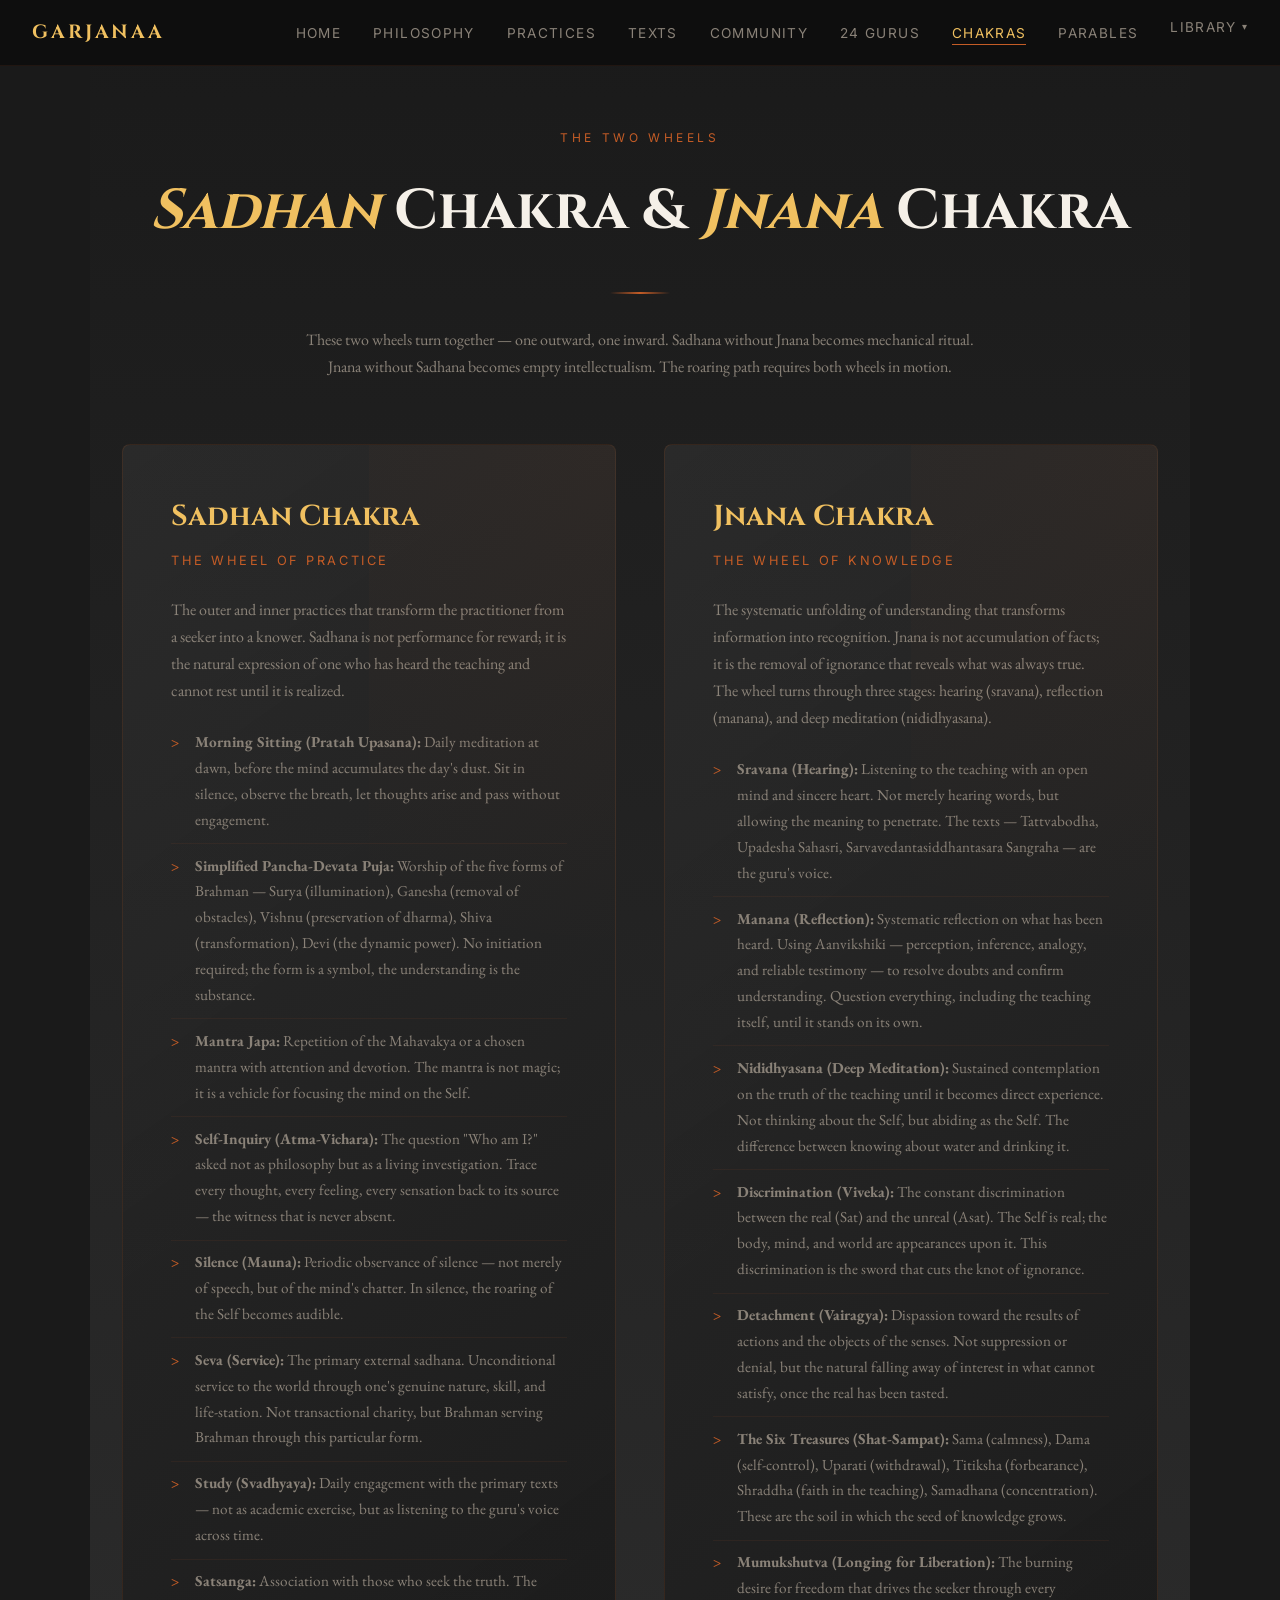
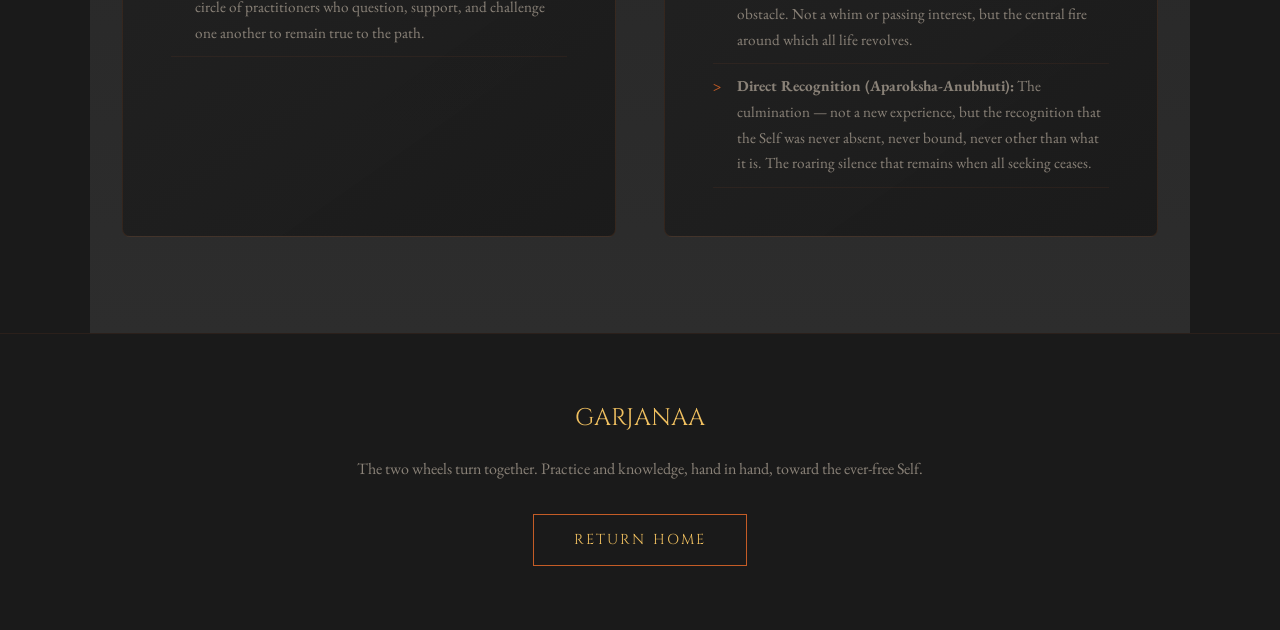
<file: chakras.html>
<!DOCTYPE html>
<html lang="en">
<head>
<meta charset="UTF-8">
<meta name="viewport" content="width=device-width, initial-scale=1.0">
<title>Sadhan Chakra & Jnana Chakra — GARJANAA</title>
<meta name="description" content="Sadhan Chakra and Jnana Chakra: the two circles of practice and study that structure the Garjanaa community.">
<link rel="canonical" href="https://garjanaa.github.io/chakras.html">
<meta property="og:title" content="Sadhan Chakra & Jnana Chakra — GARJANAA">
<meta property="og:description" content="Sadhan Chakra and Jnana Chakra: the two circles of practice and study that structure the Garjanaa community.">
<meta property="og:type" content="website">
<meta property="og:url" content="https://garjanaa.github.io/chakras.html">
<meta property="og:image" content="https://garjanaa.github.io/og-image.jpg">
<meta name="twitter:card" content="summary_large_image">
<link rel="icon" href="favicon.svg" type="image/svg+xml">
<link rel="preconnect" href="https://fonts.googleapis.com">
<link href="https://fonts.googleapis.com/css2?family=Cinzel:wght@400;700;900&family=EB+Garamond:ital,wght@0,400;0,600;1,400&family=Inter:wght@300;400;500;600&display=swap" rel="stylesheet">
<link rel="stylesheet" href="style.css">
</head>
<body>

<nav id="navbar">
<div class="nav-inner">
<a href="index.html" class="nav-logo">GARJANAA</a>
<button class="nav-toggle" aria-label="Toggle menu" aria-expanded="false" aria-controls="nav-links"><span></span></button>
<ul class="nav-links" id="nav-links">
<li><a href="index.html">Home</a></li>
<li><a href="philosophy.html">Philosophy</a></li>
<li><a href="practices.html">Practices</a></li>
<li><a href="texts.html">Texts</a></li>
<li><a href="community.html">Community</a></li>
<li><a href="gurus.html">24 Gurus</a></li>
<li><a href="chakras.html" class="current">Chakras</a></li>
<li><a href="parables.html">Parables</a></li>
<li class="nav-dropdown">
<button class="dropdown-trigger" type="button" aria-haspopup="true" aria-expanded="false">Library</button>
<ul class="dropdown-menu">
<li><a href="advait.html">Advaita Guide</a></li>
<li><a href="garjanaa-document.html">Complete Document</a></li>
<li><a href="ladder.html">The Ladder</a></li>
<li><a href="codes-of-conduct.html">Code of Conduct</a></li>
</ul>
</li>
</ul>
</div>
</nav>
<div class="nav-overlay"></div>

<section class="chakras-section" style="padding-top: 8rem;">
<div class="section-header fade-in">
<p class="section-label">The Two Wheels</p>
<h1 class="section-title"><em>Sadhan</em> Chakra &amp; <em>Jnana</em> Chakra</h1>
<div class="section-divider"></div>
<p class="section-subtitle">These two wheels turn together — one outward, one inward. Sadhana without Jnana becomes mechanical ritual. Jnana without Sadhana becomes empty intellectualism. The roaring path requires both wheels in motion.</p>
</div>

<div class="chakra-container">
<div class="chakra-card fade-in">
<h2>Sadhan Chakra</h2>
<p class="subtitle">The Wheel of Practice</p>
<p>The outer and inner practices that transform the practitioner from a seeker into a knower. Sadhana is not performance for reward; it is the natural expression of one who has heard the teaching and cannot rest until it is realized.</p>
<ul>
<li><strong>Morning Sitting (Pratah Upasana):</strong> Daily meditation at dawn, before the mind accumulates the day's dust. Sit in silence, observe the breath, let thoughts arise and pass without engagement.</li>
<li><strong>Simplified Pancha-Devata Puja:</strong> Worship of the five forms of Brahman — Surya (illumination), Ganesha (removal of obstacles), Vishnu (preservation of dharma), Shiva (transformation), Devi (the dynamic power). No initiation required; the form is a symbol, the understanding is the substance.</li>
<li><strong>Mantra Japa:</strong> Repetition of the Mahavakya or a chosen mantra with attention and devotion. The mantra is not magic; it is a vehicle for focusing the mind on the Self.</li>
<li><strong>Self-Inquiry (Atma-Vichara):</strong> The question "Who am I?" asked not as philosophy but as a living investigation. Trace every thought, every feeling, every sensation back to its source — the witness that is never absent.</li>
<li><strong>Silence (Mauna):</strong> Periodic observance of silence — not merely of speech, but of the mind's chatter. In silence, the roaring of the Self becomes audible.</li>
<li><strong>Seva (Service):</strong> The primary external sadhana. Unconditional service to the world through one's genuine nature, skill, and life-station. Not transactional charity, but Brahman serving Brahman through this particular form.</li>
<li><strong>Study (Svadhyaya):</strong> Daily engagement with the primary texts — not as academic exercise, but as listening to the guru's voice across time.</li>
<li><strong>Satsanga:</strong> Association with those who seek the truth. The circle of practitioners who question, support, and challenge one another to remain true to the path.</li>
</ul>
</div>

<div class="chakra-card fade-in">
<h2>Jnana Chakra</h2>
<p class="subtitle">The Wheel of Knowledge</p>
<p>The systematic unfolding of understanding that transforms information into recognition. Jnana is not accumulation of facts; it is the removal of ignorance that reveals what was always true. The wheel turns through three stages: hearing (sravana), reflection (manana), and deep meditation (nididhyasana).</p>
<ul>
<li><strong>Sravana (Hearing):</strong> Listening to the teaching with an open mind and sincere heart. Not merely hearing words, but allowing the meaning to penetrate. The texts — Tattvabodha, Upadesha Sahasri, Sarvavedantasiddhantasara Sangraha — are the guru's voice.</li>
<li><strong>Manana (Reflection):</strong> Systematic reflection on what has been heard. Using Aanvikshiki — perception, inference, analogy, and reliable testimony — to resolve doubts and confirm understanding. Question everything, including the teaching itself, until it stands on its own.</li>
<li><strong>Nididhyasana (Deep Meditation):</strong> Sustained contemplation on the truth of the teaching until it becomes direct experience. Not thinking about the Self, but abiding as the Self. The difference between knowing about water and drinking it.</li>
<li><strong>Discrimination (Viveka):</strong> The constant discrimination between the real (Sat) and the unreal (Asat). The Self is real; the body, mind, and world are appearances upon it. This discrimination is the sword that cuts the knot of ignorance.</li>
<li><strong>Detachment (Vairagya):</strong> Dispassion toward the results of actions and the objects of the senses. Not suppression or denial, but the natural falling away of interest in what cannot satisfy, once the real has been tasted.</li>
<li><strong>The Six Treasures (Shat-Sampat):</strong> Sama (calmness), Dama (self-control), Uparati (withdrawal), Titiksha (forbearance), Shraddha (faith in the teaching), Samadhana (concentration). These are the soil in which the seed of knowledge grows.</li>
<li><strong>Mumukshutva (Longing for Liberation):</strong> The burning desire for freedom that drives the seeker through every obstacle. Not a whim or passing interest, but the central fire around which all life revolves.</li>
<li><strong>Direct Recognition (Aparoksha-Anubhuti):</strong> The culmination — not a new experience, but the recognition that the Self was never absent, never bound, never other than what it is. The roaring silence that remains when all seeking ceases.</li>
</ul>
</div>
</div>
</section>

<footer>
<div class="footer-title">GARJANAA</div>
<p>The two wheels turn together. Practice and knowledge, hand in hand, toward the ever-free Self.</p>
<a href="index.html" class="footer-cta">Return Home</a>
</footer>

<script src="main.js"></script>
</body>
</html>
</file>
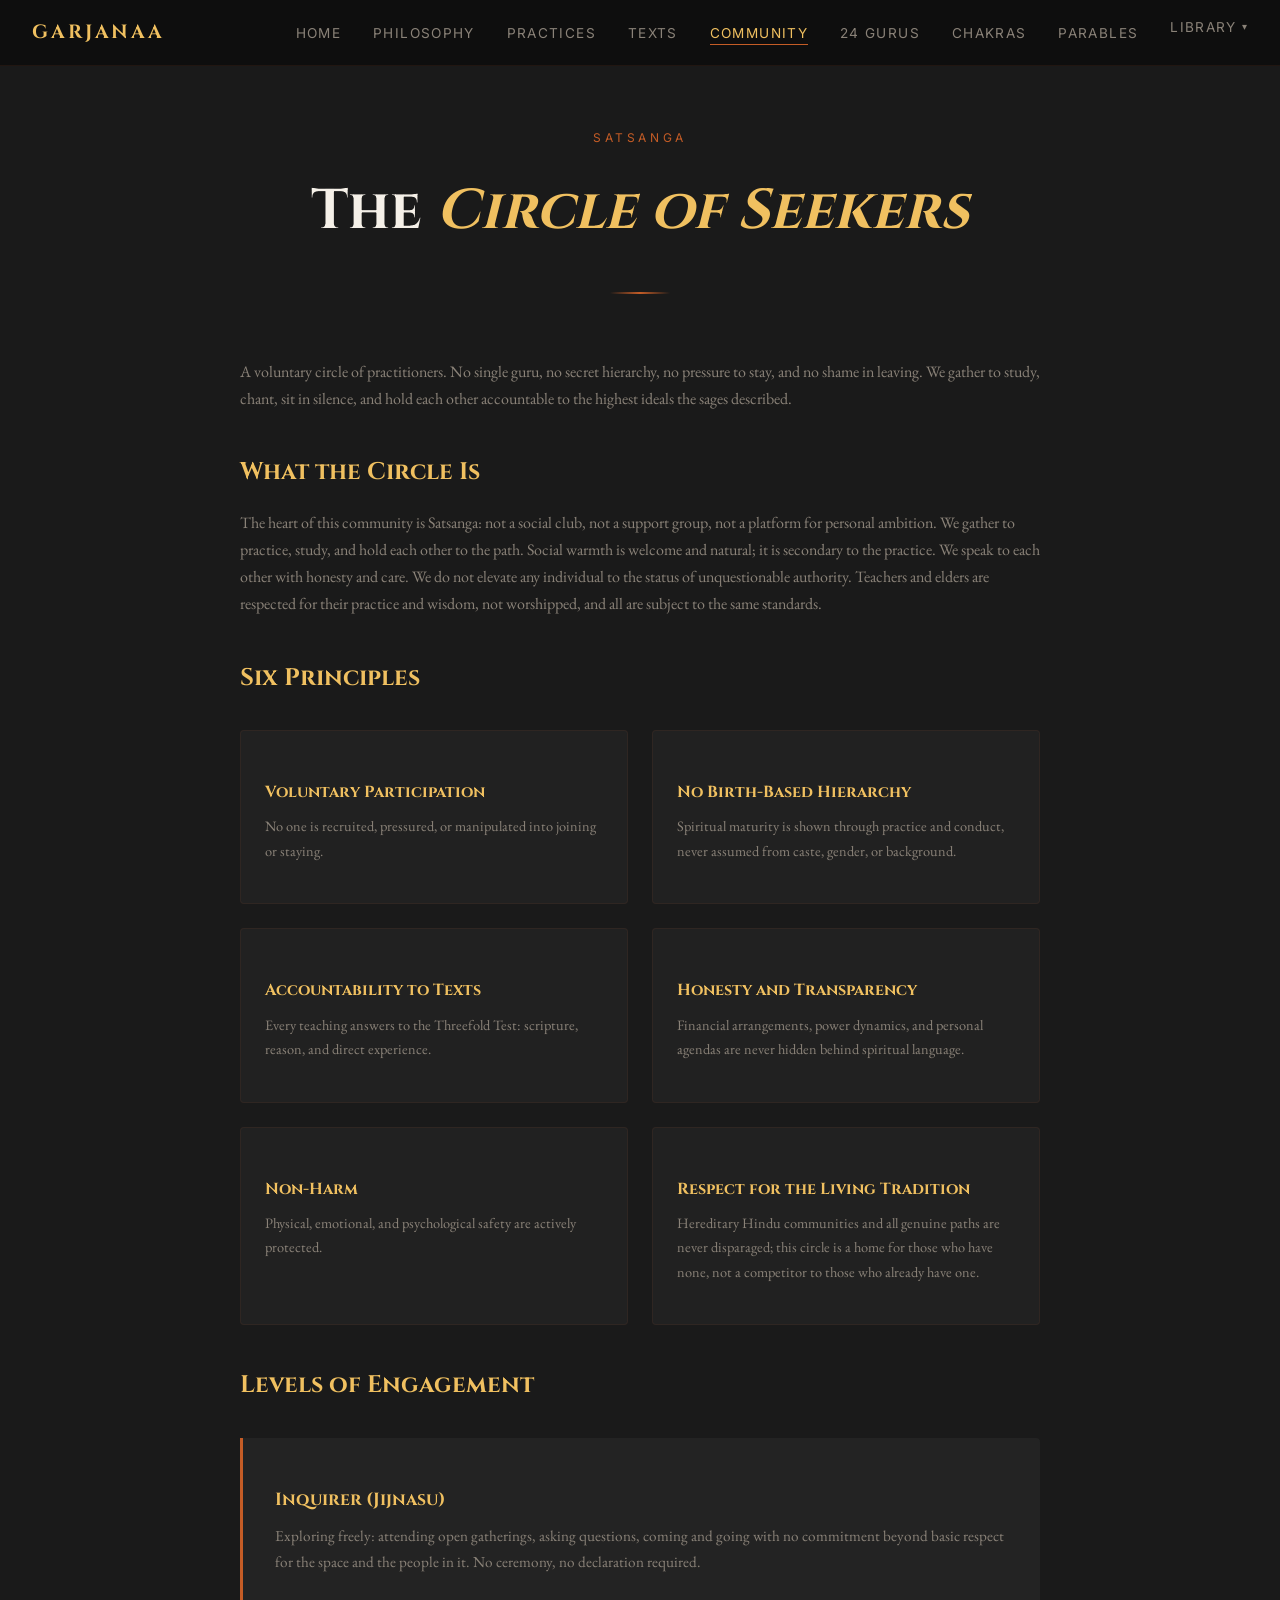
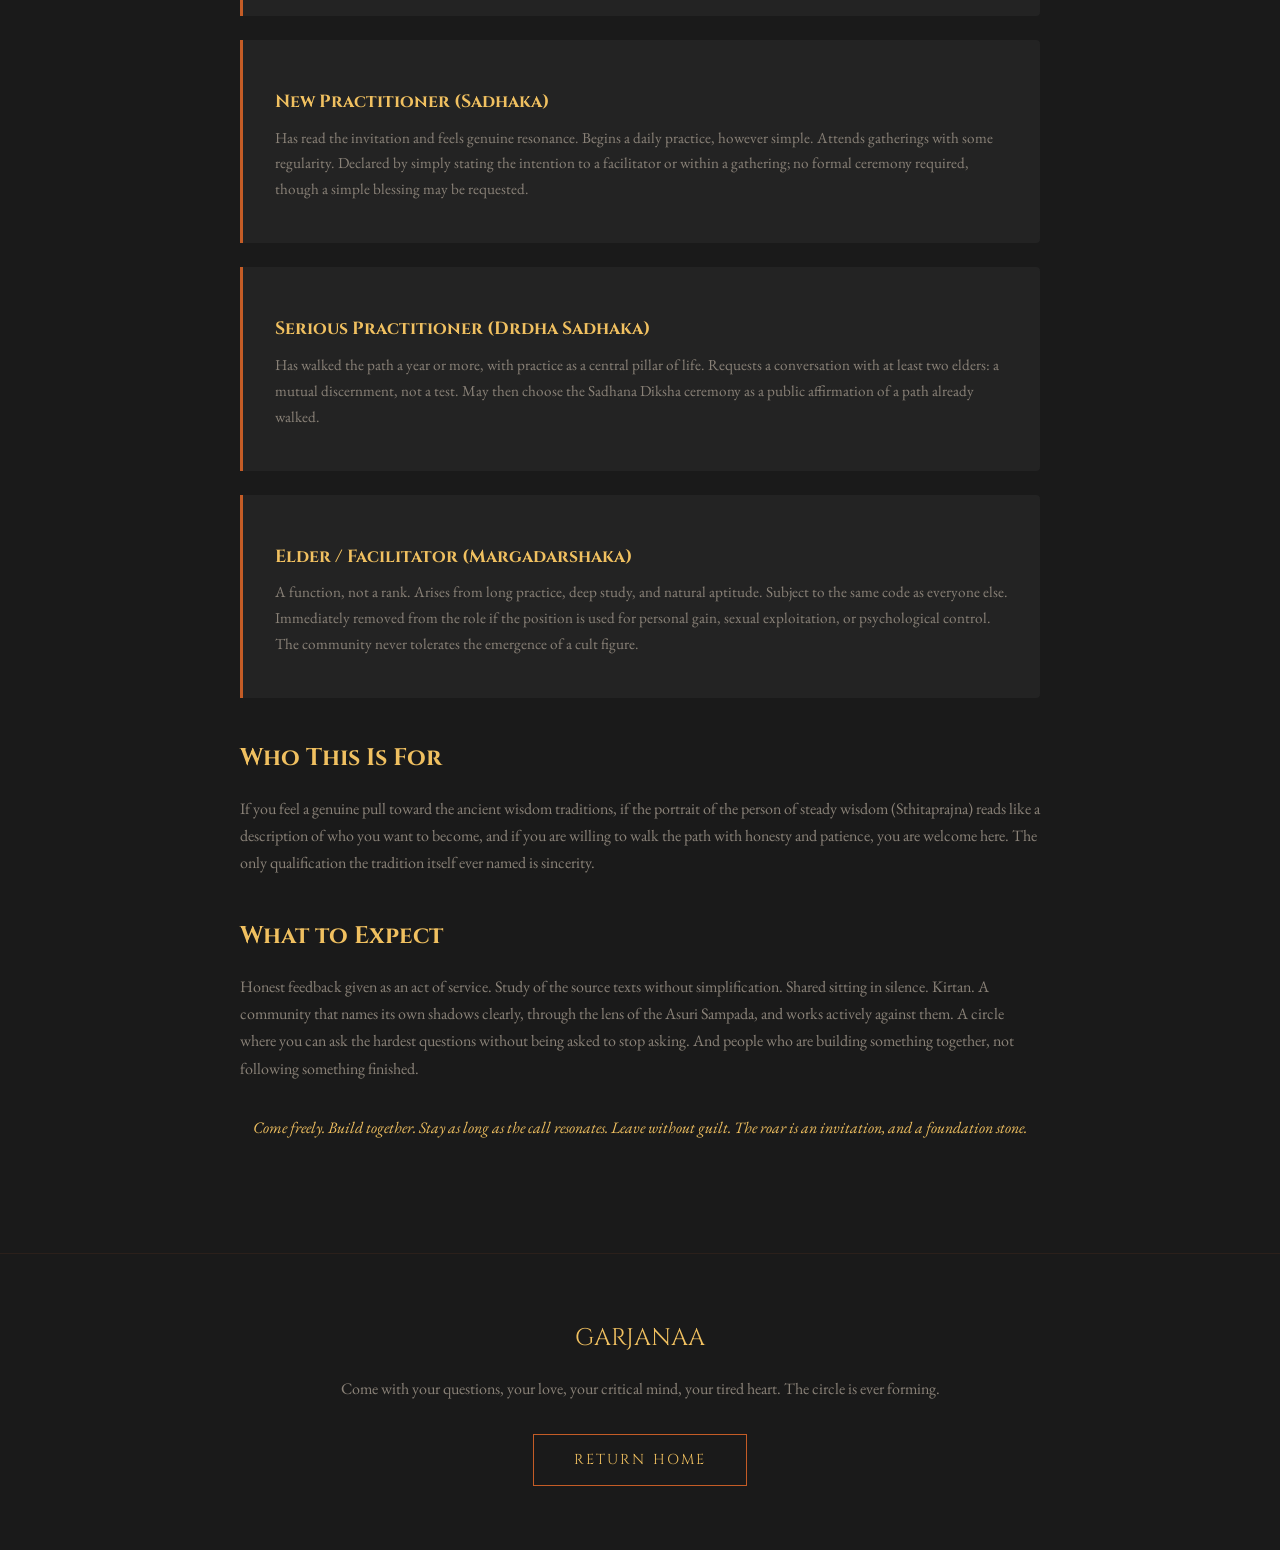
<file: community.html>
<!DOCTYPE html>
<html lang="en">
<head>
<meta charset="UTF-8">
<meta name="viewport" content="width=device-width, initial-scale=1.0">
<title>Satsanga — GARJANAA</title>
<meta name="description" content="Satsanga: how the Garjanaa community gathers, supports seekers, and lives its principles together.">
<link rel="canonical" href="https://garjanaa.github.io/community.html">
<meta property="og:title" content="Satsanga — GARJANAA">
<meta property="og:description" content="Satsanga: how the Garjanaa community gathers, supports seekers, and lives its principles together.">
<meta property="og:type" content="website">
<meta property="og:url" content="https://garjanaa.github.io/community.html">
<meta property="og:image" content="https://garjanaa.github.io/og-image.jpg">
<meta name="twitter:card" content="summary_large_image">
<link rel="icon" href="favicon.svg" type="image/svg+xml">
<link rel="preconnect" href="https://fonts.googleapis.com">
<link href="https://fonts.googleapis.com/css2?family=Cinzel:wght@400;700;900&family=EB+Garamond:ital,wght@0,400;0,600;1,400&family=Inter:wght@300;400;500;600&display=swap" rel="stylesheet">
<link rel="stylesheet" href="style.css">
</head>
<body>

<nav id="navbar">
<div class="nav-inner">
<a href="index.html" class="nav-logo">GARJANAA</a>
<button class="nav-toggle" aria-label="Toggle menu" aria-expanded="false" aria-controls="nav-links"><span></span></button>
<ul class="nav-links" id="nav-links">
<li><a href="index.html">Home</a></li>
<li><a href="philosophy.html">Philosophy</a></li>
<li><a href="practices.html">Practices</a></li>
<li><a href="texts.html">Texts</a></li>
<li><a href="community.html" class="current">Community</a></li>
<li><a href="gurus.html">24 Gurus</a></li>
<li><a href="chakras.html">Chakras</a></li>
<li><a href="parables.html">Parables</a></li>
<li class="nav-dropdown">
<button class="dropdown-trigger" type="button" aria-haspopup="true" aria-expanded="false">Library</button>
<ul class="dropdown-menu">
<li><a href="advait.html">Advaita Guide</a></li>
<li><a href="garjanaa-document.html">Complete Document</a></li>
<li><a href="ladder.html">The Ladder</a></li>
<li><a href="codes-of-conduct.html">Code of Conduct</a></li>
</ul>
</li>
</ul>
</div>
</nav>
<div class="nav-overlay"></div>

<section class="community-section" style="padding-top: 8rem;">
<div class="section-header fade-in">
<p class="section-label">Satsanga</p>
<h1 class="section-title">The <em>Circle of Seekers</em></h1>
<div class="section-divider"></div>
</div>

<div class="community-content fade-in">
<p>A voluntary circle of practitioners. No single guru, no secret hierarchy, no pressure to stay, and no shame in leaving. We gather to study, chant, sit in silence, and hold each other accountable to the highest ideals the sages described.</p>

<h2>What the Circle Is</h2>
<p>The heart of this community is Satsanga: not a social club, not a support group, not a platform for personal ambition. We gather to practice, study, and hold each other to the path. Social warmth is welcome and natural; it is secondary to the practice. We speak to each other with honesty and care. We do not elevate any individual to the status of unquestionable authority. Teachers and elders are respected for their practice and wisdom, not worshipped, and all are subject to the same standards.</p>

<h2>Six Principles</h2>
<div class="principles-grid">
<div class="principle-card fade-in">
<h3>Voluntary Participation</h3>
<p>No one is recruited, pressured, or manipulated into joining or staying.</p>
</div>
<div class="principle-card fade-in">
<h3>No Birth-Based Hierarchy</h3>
<p>Spiritual maturity is shown through practice and conduct, never assumed from caste, gender, or background.</p>
</div>
<div class="principle-card fade-in">
<h3>Accountability to Texts</h3>
<p>Every teaching answers to the Threefold Test: scripture, reason, and direct experience.</p>
</div>
<div class="principle-card fade-in">
<h3>Honesty and Transparency</h3>
<p>Financial arrangements, power dynamics, and personal agendas are never hidden behind spiritual language.</p>
</div>
<div class="principle-card fade-in">
<h3>Non-Harm</h3>
<p>Physical, emotional, and psychological safety are actively protected.</p>
</div>
<div class="principle-card fade-in">
<h3>Respect for the Living Tradition</h3>
<p>Hereditary Hindu communities and all genuine paths are never disparaged; this circle is a home for those who have none, not a competitor to those who already have one.</p>
</div>
</div>

<h2>Levels of Engagement</h2>
<div class="levels-grid">
<div class="level-card fade-in">
<h3>Inquirer (Jijnasu)</h3>
<p>Exploring freely: attending open gatherings, asking questions, coming and going with no commitment beyond basic respect for the space and the people in it. No ceremony, no declaration required.</p>
</div>
<div class="level-card fade-in">
<h3>New Practitioner (Sadhaka)</h3>
<p>Has read the invitation and feels genuine resonance. Begins a daily practice, however simple. Attends gatherings with some regularity. Declared by simply stating the intention to a facilitator or within a gathering; no formal ceremony required, though a simple blessing may be requested.</p>
</div>
<div class="level-card fade-in">
<h3>Serious Practitioner (Drdha Sadhaka)</h3>
<p>Has walked the path a year or more, with practice as a central pillar of life. Requests a conversation with at least two elders: a mutual discernment, not a test. May then choose the Sadhana Diksha ceremony as a public affirmation of a path already walked.</p>
</div>
<div class="level-card fade-in">
<h3>Elder / Facilitator (Margadarshaka)</h3>
<p>A function, not a rank. Arises from long practice, deep study, and natural aptitude. Subject to the same code as everyone else. Immediately removed from the role if the position is used for personal gain, sexual exploitation, or psychological control. The community never tolerates the emergence of a cult figure.</p>
</div>
</div>

<h2>Who This Is For</h2>
<p>If you feel a genuine pull toward the ancient wisdom traditions, if the portrait of the person of steady wisdom (Sthitaprajna) reads like a description of who you want to become, and if you are willing to walk the path with honesty and patience, you are welcome here. The only qualification the tradition itself ever named is sincerity.</p>

<h2>What to Expect</h2>
<p>Honest feedback given as an act of service. Study of the source texts without simplification. Shared sitting in silence. Kirtan. A community that names its own shadows clearly, through the lens of the Asuri Sampada, and works actively against them. A circle where you can ask the hardest questions without being asked to stop asking. And people who are building something together, not following something finished.</p>

<p style="font-style: italic; color: var(--ember-glow); margin-top: 2rem; text-align: center;">Come freely. Build together. Stay as long as the call resonates. Leave without guilt. The roar is an invitation, and a foundation stone.</p>
</div>
</section>

<footer>
<div class="footer-title">GARJANAA</div>
<p>Come with your questions, your love, your critical mind, your tired heart. The circle is ever forming.</p>
<a href="index.html" class="footer-cta">Return Home</a>
</footer>

<script src="main.js"></script>
</body>
</html>
</file>
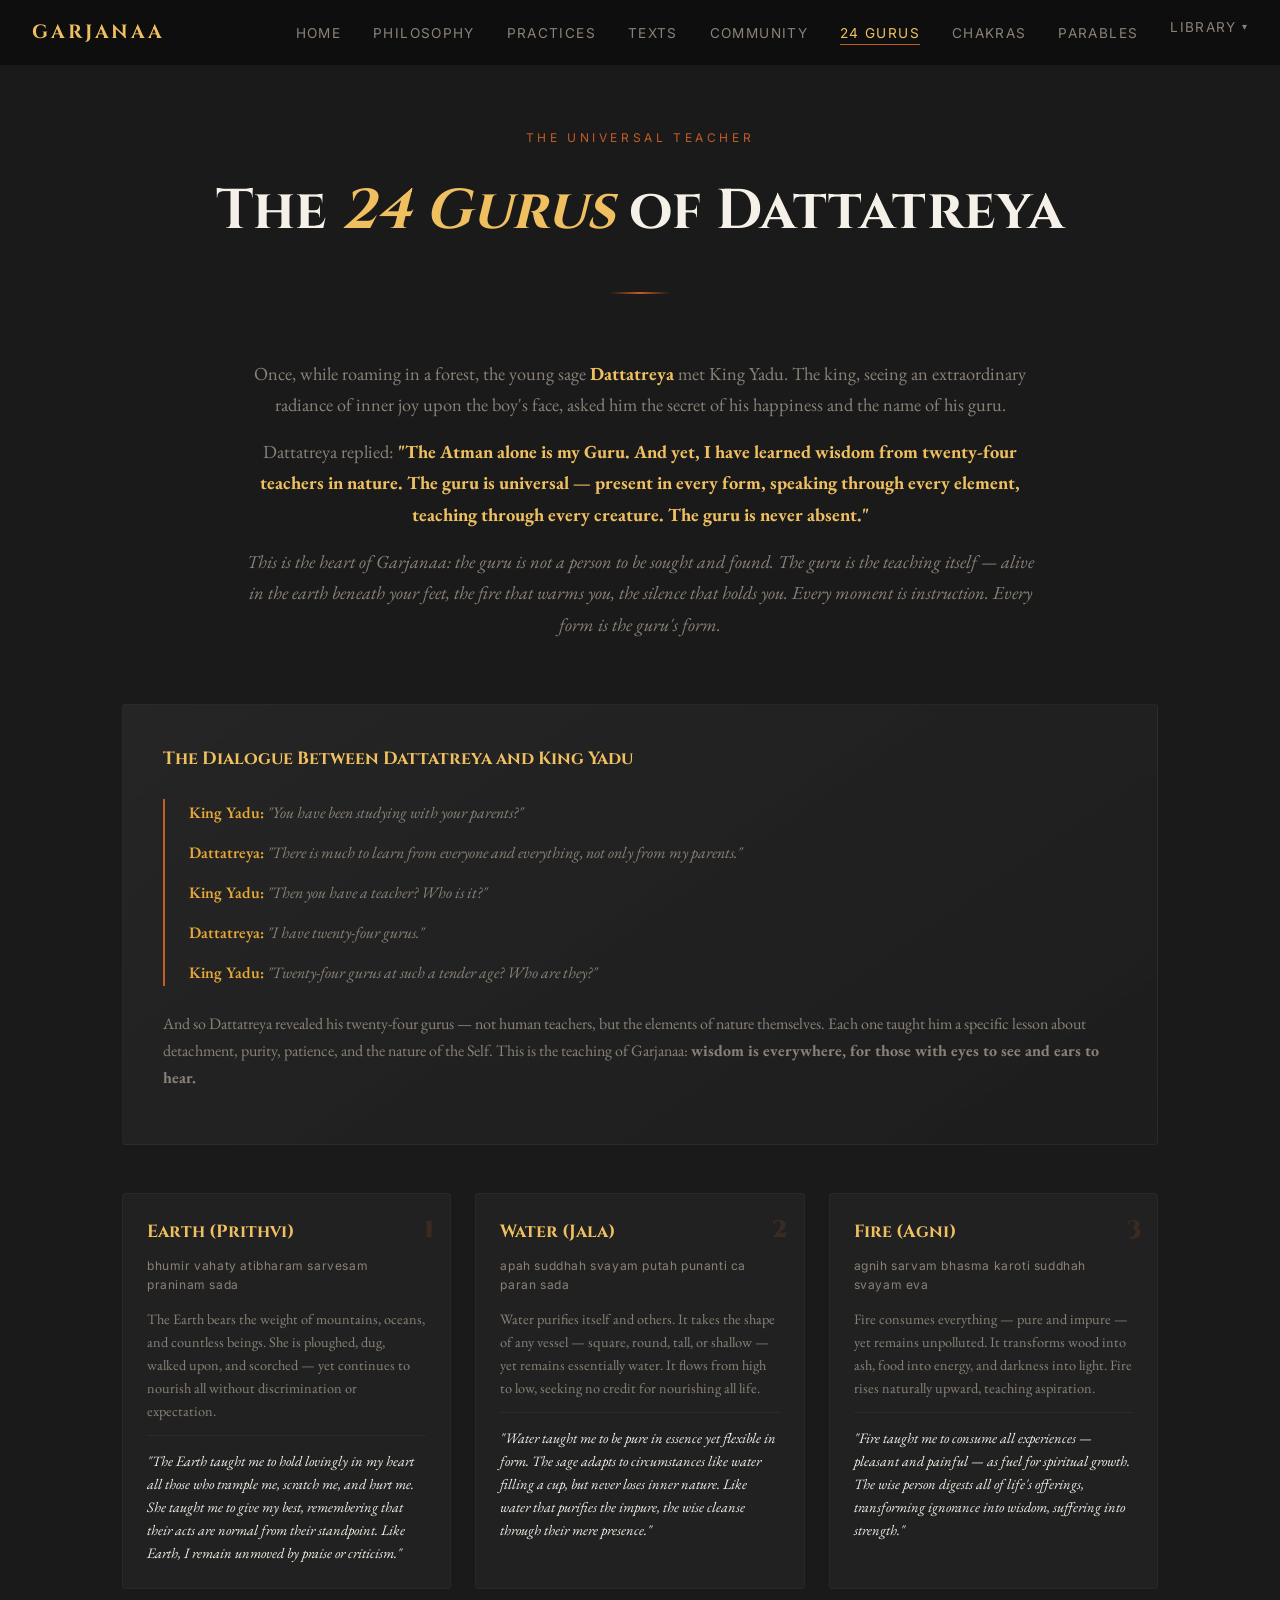
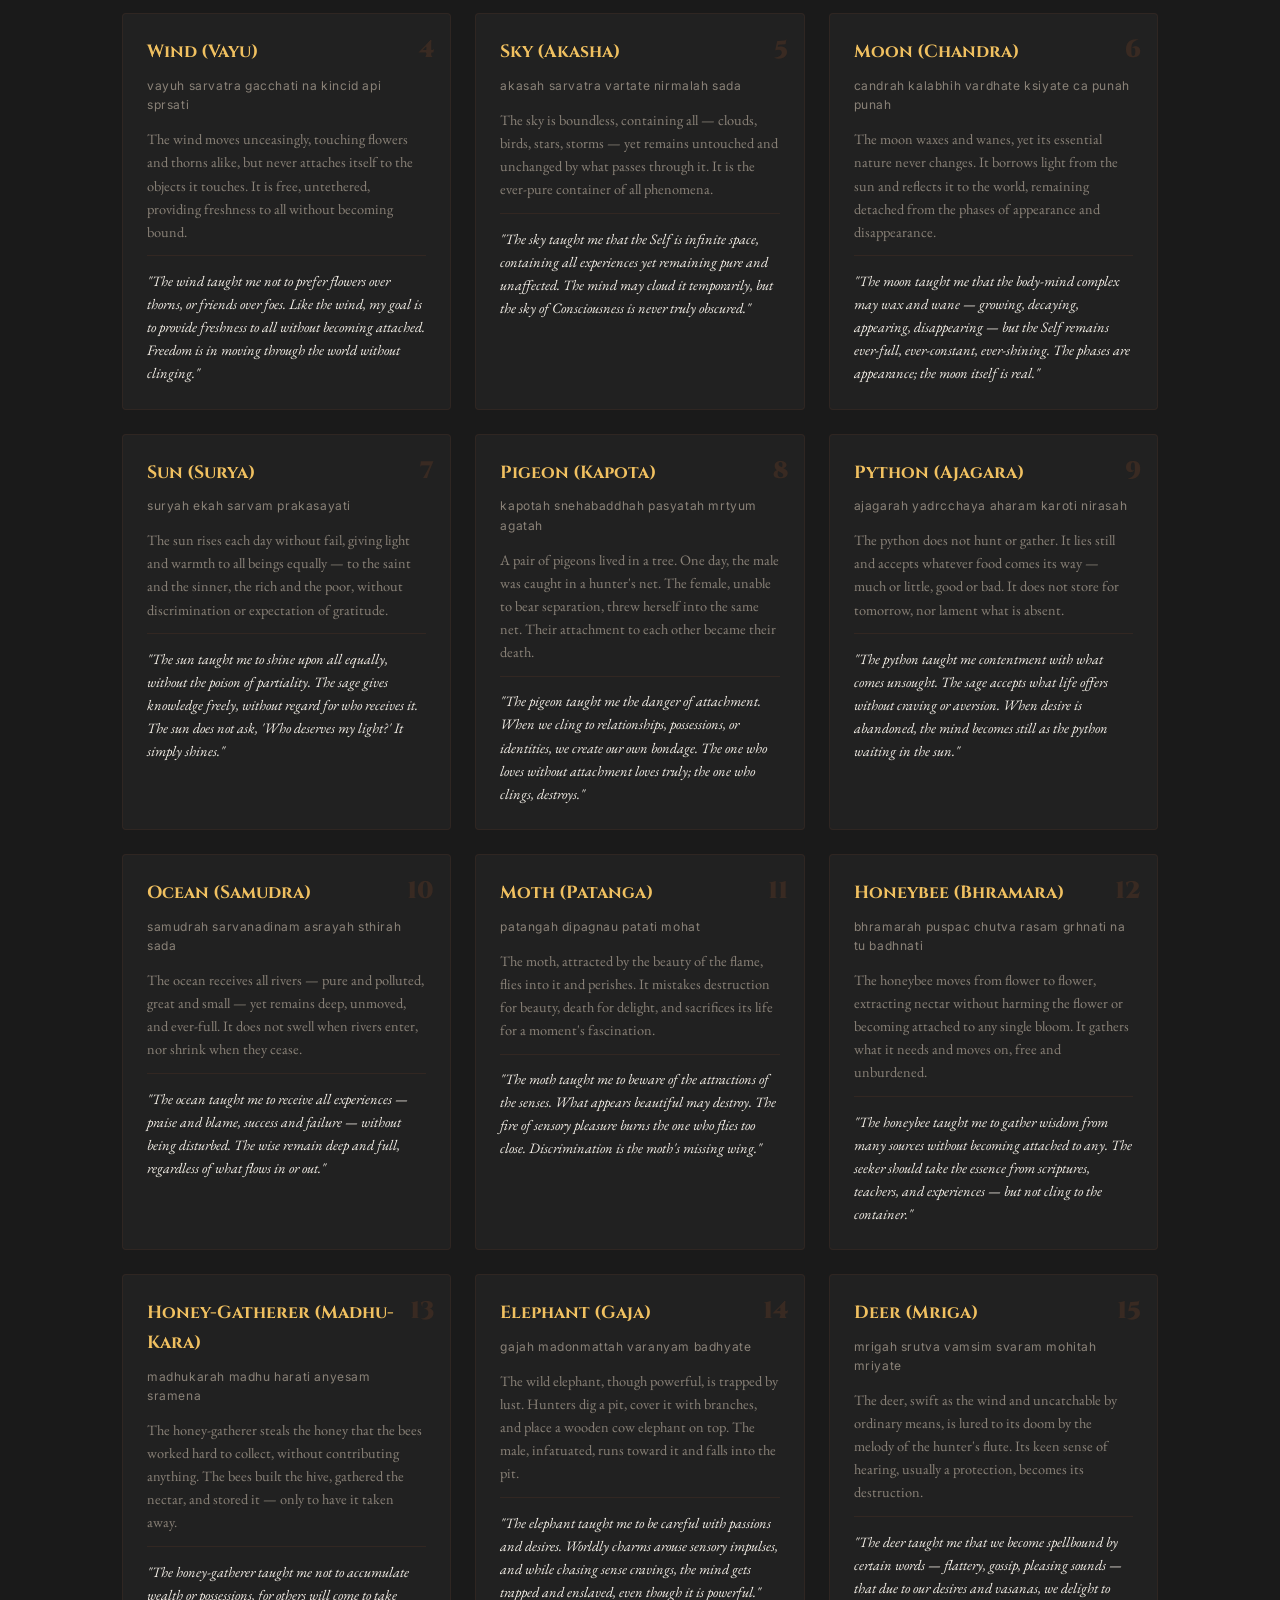
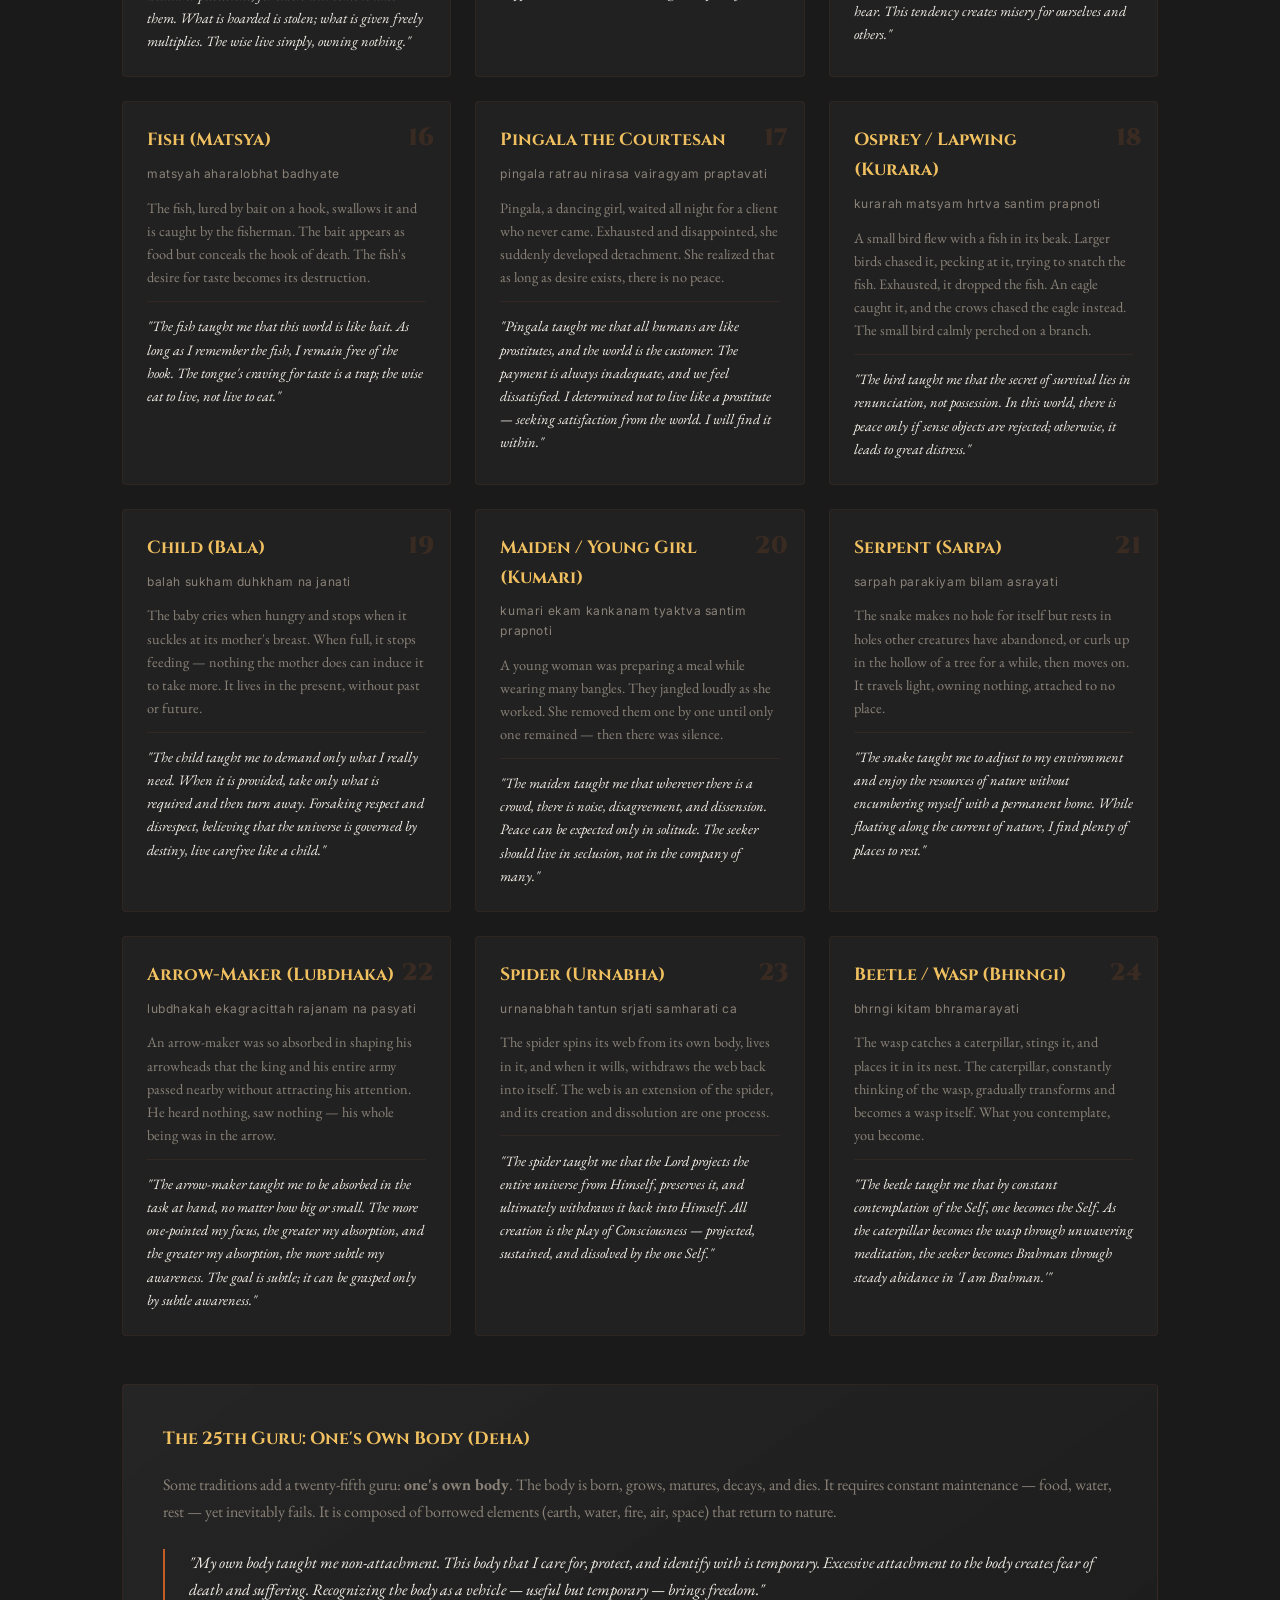
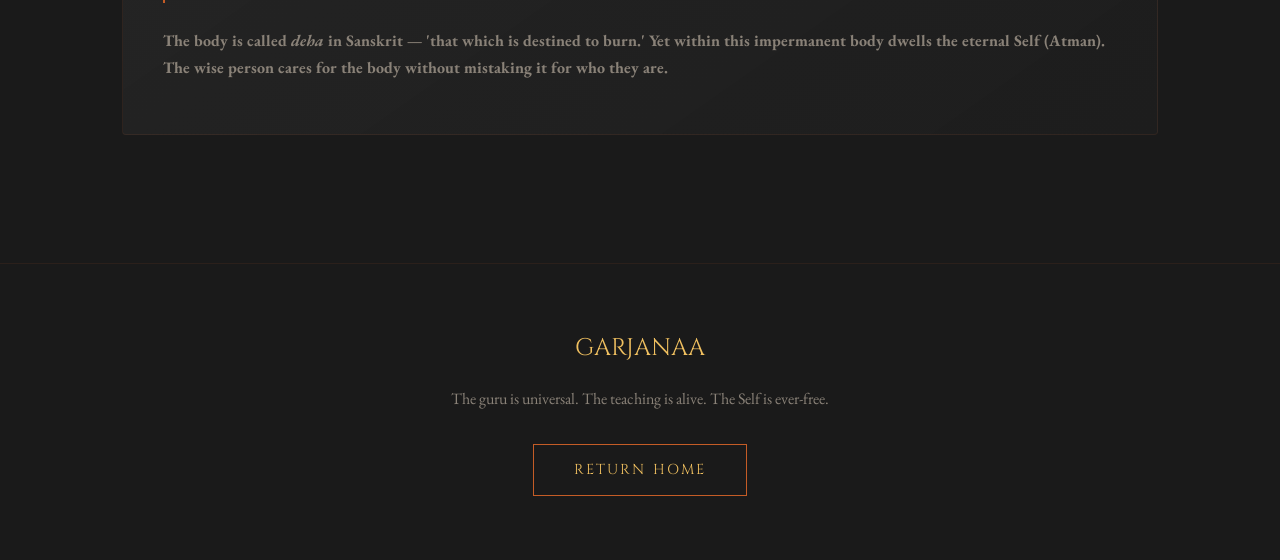
<file: gurus.html>
<!DOCTYPE html>
<html lang="en">
<head>
<meta charset="UTF-8">
<meta name="viewport" content="width=device-width, initial-scale=1.0">
<title>The 24 Gurus of Dattatreya — GARJANAA</title>
<meta name="description" content="The 24 Gurus of Dattatreya: teaching stories of ordinary things, from the earth to the bee to a child, each revealing a facet of awakening.">
<link rel="canonical" href="https://garjanaa.github.io/gurus.html">
<meta property="og:title" content="The 24 Gurus of Dattatreya — GARJANAA">
<meta property="og:description" content="The 24 Gurus of Dattatreya: teaching stories of ordinary things, from the earth to the bee to a child, each revealing a facet of awakening.">
<meta property="og:type" content="website">
<meta property="og:url" content="https://garjanaa.github.io/gurus.html">
<meta property="og:image" content="https://garjanaa.github.io/og-image.jpg">
<meta name="twitter:card" content="summary_large_image">
<link rel="icon" href="favicon.svg" type="image/svg+xml">
<link rel="preconnect" href="https://fonts.googleapis.com">
<link href="https://fonts.googleapis.com/css2?family=Cinzel:wght@400;700;900&family=EB+Garamond:ital,wght@0,400;0,600;1,400&family=Inter:wght@300;400;500;600&display=swap" rel="stylesheet">
<link rel="stylesheet" href="style.css">
</head>
<body>

<nav id="navbar">
<div class="nav-inner">
<a href="index.html" class="nav-logo">GARJANAA</a>
<button class="nav-toggle" aria-label="Toggle menu" aria-expanded="false" aria-controls="nav-links"><span></span></button>
<ul class="nav-links" id="nav-links">
<li><a href="index.html">Home</a></li>
<li><a href="philosophy.html">Philosophy</a></li>
<li><a href="practices.html">Practices</a></li>
<li><a href="texts.html">Texts</a></li>
<li><a href="community.html">Community</a></li>
<li><a href="gurus.html" class="current">24 Gurus</a></li>
<li><a href="chakras.html">Chakras</a></li>
<li><a href="parables.html">Parables</a></li>
<li class="nav-dropdown">
<button class="dropdown-trigger" type="button" aria-haspopup="true" aria-expanded="false">Library</button>
<ul class="dropdown-menu">
<li><a href="advait.html">Advaita Guide</a></li>
<li><a href="garjanaa-document.html">Complete Document</a></li>
<li><a href="ladder.html">The Ladder</a></li>
<li><a href="codes-of-conduct.html">Code of Conduct</a></li>
</ul>
</li>
</ul>
</div>
</nav>
<div class="nav-overlay"></div>

<section class="gurus-section" style="padding-top: 8rem;">
<div class="section-header fade-in">
<p class="section-label">The Universal Teacher</p>
<h1 class="section-title">The <em>24 Gurus</em> of Dattatreya</h1>
<div class="section-divider"></div>
</div>

<div class="gurus-intro fade-in">
<p>Once, while roaming in a forest, the young sage <strong>Dattatreya</strong> met King Yadu. The king, seeing an extraordinary radiance of inner joy upon the boy's face, asked him the secret of his happiness and the name of his guru.</p>
<p style="margin-top: 1rem;">Dattatreya replied: <strong>"The Atman alone is my Guru. And yet, I have learned wisdom from twenty-four teachers in nature. The guru is universal &mdash; present in every form, speaking through every element, teaching through every creature. The guru is never absent."</strong></p>
<p style="margin-top: 1rem; font-style: italic;">This is the heart of Garjanaa: the guru is not a person to be sought and found. The guru is the teaching itself &mdash; alive in the earth beneath your feet, the fire that warms you, the silence that holds you. Every moment is instruction. Every form is the guru's form.</p>
</div>

<div class="guru-story fade-in">
<h2>The Dialogue Between Dattatreya and King Yadu</h2>
<div class="dialogue">
<p><span class="speaker">King Yadu:</span> "You have been studying with your parents?"</p>
<p><span class="speaker">Dattatreya:</span> "There is much to learn from everyone and everything, not only from my parents."</p>
<p><span class="speaker">King Yadu:</span> "Then you have a teacher? Who is it?"</p>
<p><span class="speaker">Dattatreya:</span> "I have twenty-four gurus."</p>
<p><span class="speaker">King Yadu:</span> "Twenty-four gurus at such a tender age? Who are they?"</p>
</div>
<p>And so Dattatreya revealed his twenty-four gurus &mdash; not human teachers, but the elements of nature themselves. Each one taught him a specific lesson about detachment, purity, patience, and the nature of the Self. This is the teaching of Garjanaa: <strong>wisdom is everywhere, for those with eyes to see and ears to hear.</strong></p>
</div>

<div class="gurus-grid">
<div class="guru-item fade-in" data-number="1">
<h2>Earth (Prithvi)</h2>
<p class="sanskrit">bhumir vahaty atibharam sarvesam praninam sada</p>
<p>The Earth bears the weight of mountains, oceans, and countless beings. She is ploughed, dug, walked upon, and scorched &mdash; yet continues to nourish all without discrimination or expectation.</p>
<p class="lesson">"The Earth taught me to hold lovingly in my heart all those who trample me, scratch me, and hurt me. She taught me to give my best, remembering that their acts are normal from their standpoint. Like Earth, I remain unmoved by praise or criticism."</p>
</div>

<div class="guru-item fade-in" data-number="2">
<h2>Water (Jala)</h2>
<p class="sanskrit">apah suddhah svayam putah punanti ca paran sada</p>
<p>Water purifies itself and others. It takes the shape of any vessel &mdash; square, round, tall, or shallow &mdash; yet remains essentially water. It flows from high to low, seeking no credit for nourishing all life.</p>
<p class="lesson">"Water taught me to be pure in essence yet flexible in form. The sage adapts to circumstances like water filling a cup, but never loses inner nature. Like water that purifies the impure, the wise cleanse through their mere presence."</p>
</div>

<div class="guru-item fade-in" data-number="3">
<h2>Fire (Agni)</h2>
<p class="sanskrit">agnih sarvam bhasma karoti suddhah svayam eva</p>
<p>Fire consumes everything &mdash; pure and impure &mdash; yet remains unpolluted. It transforms wood into ash, food into energy, and darkness into light. Fire rises naturally upward, teaching aspiration.</p>
<p class="lesson">"Fire taught me to consume all experiences &mdash; pleasant and painful &mdash; as fuel for spiritual growth. The wise person digests all of life's offerings, transforming ignorance into wisdom, suffering into strength."</p>
</div>

<div class="guru-item fade-in" data-number="4">
<h2>Wind (Vayu)</h2>
<p class="sanskrit">vayuh sarvatra gacchati na kincid api sprsati</p>
<p>The wind moves unceasingly, touching flowers and thorns alike, but never attaches itself to the objects it touches. It is free, untethered, providing freshness to all without becoming bound.</p>
<p class="lesson">"The wind taught me not to prefer flowers over thorns, or friends over foes. Like the wind, my goal is to provide freshness to all without becoming attached. Freedom is in moving through the world without clinging."</p>
</div>

<div class="guru-item fade-in" data-number="5">
<h2>Sky (Akasha)</h2>
<p class="sanskrit">akasah sarvatra vartate nirmalah sada</p>
<p>The sky is boundless, containing all &mdash; clouds, birds, stars, storms &mdash; yet remains untouched and unchanged by what passes through it. It is the ever-pure container of all phenomena.</p>
<p class="lesson">"The sky taught me that the Self is infinite space, containing all experiences yet remaining pure and unaffected. The mind may cloud it temporarily, but the sky of Consciousness is never truly obscured."</p>
</div>

<div class="guru-item fade-in" data-number="6">
<h2>Moon (Chandra)</h2>
<p class="sanskrit">candrah kalabhih vardhate ksiyate ca punah punah</p>
<p>The moon waxes and wanes, yet its essential nature never changes. It borrows light from the sun and reflects it to the world, remaining detached from the phases of appearance and disappearance.</p>
<p class="lesson">"The moon taught me that the body-mind complex may wax and wane &mdash; growing, decaying, appearing, disappearing &mdash; but the Self remains ever-full, ever-constant, ever-shining. The phases are appearance; the moon itself is real."</p>
</div>

<div class="guru-item fade-in" data-number="7">
<h2>Sun (Surya)</h2>
<p class="sanskrit">suryah ekah sarvam prakasayati</p>
<p>The sun rises each day without fail, giving light and warmth to all beings equally &mdash; to the saint and the sinner, the rich and the poor, without discrimination or expectation of gratitude.</p>
<p class="lesson">"The sun taught me to shine upon all equally, without the poison of partiality. The sage gives knowledge freely, without regard for who receives it. The sun does not ask, 'Who deserves my light?' It simply shines."</p>
</div>

<div class="guru-item fade-in" data-number="8">
<h2>Pigeon (Kapota)</h2>
<p class="sanskrit">kapotah snehabaddhah pasyatah mrtyum agatah</p>
<p>A pair of pigeons lived in a tree. One day, the male was caught in a hunter's net. The female, unable to bear separation, threw herself into the same net. Their attachment to each other became their death.</p>
<p class="lesson">"The pigeon taught me the danger of attachment. When we cling to relationships, possessions, or identities, we create our own bondage. The one who loves without attachment loves truly; the one who clings, destroys."</p>
</div>

<div class="guru-item fade-in" data-number="9">
<h2>Python (Ajagara)</h2>
<p class="sanskrit">ajagarah yadrcchaya aharam karoti nirasah</p>
<p>The python does not hunt or gather. It lies still and accepts whatever food comes its way &mdash; much or little, good or bad. It does not store for tomorrow, nor lament what is absent.</p>
<p class="lesson">"The python taught me contentment with what comes unsought. The sage accepts what life offers without craving or aversion. When desire is abandoned, the mind becomes still as the python waiting in the sun."</p>
</div>

<div class="guru-item fade-in" data-number="10">
<h2>Ocean (Samudra)</h2>
<p class="sanskrit">samudrah sarvanadinam asrayah sthirah sada</p>
<p>The ocean receives all rivers &mdash; pure and polluted, great and small &mdash; yet remains deep, unmoved, and ever-full. It does not swell when rivers enter, nor shrink when they cease.</p>
<p class="lesson">"The ocean taught me to receive all experiences &mdash; praise and blame, success and failure &mdash; without being disturbed. The wise remain deep and full, regardless of what flows in or out."</p>
</div>

<div class="guru-item fade-in" data-number="11">
<h2>Moth (Patanga)</h2>
<p class="sanskrit">patangah dipagnau patati mohat</p>
<p>The moth, attracted by the beauty of the flame, flies into it and perishes. It mistakes destruction for beauty, death for delight, and sacrifices its life for a moment's fascination.</p>
<p class="lesson">"The moth taught me to beware of the attractions of the senses. What appears beautiful may destroy. The fire of sensory pleasure burns the one who flies too close. Discrimination is the moth's missing wing."</p>
</div>

<div class="guru-item fade-in" data-number="12">
<h2>Honeybee (Bhramara)</h2>
<p class="sanskrit">bhramarah puspac chutva rasam grhnati na tu badhnati</p>
<p>The honeybee moves from flower to flower, extracting nectar without harming the flower or becoming attached to any single bloom. It gathers what it needs and moves on, free and unburdened.</p>
<p class="lesson">"The honeybee taught me to gather wisdom from many sources without becoming attached to any. The seeker should take the essence from scriptures, teachers, and experiences &mdash; but not cling to the container."</p>
</div>

<div class="guru-item fade-in" data-number="13">
<h2>Honey-Gatherer (Madhu-Kara)</h2>
<p class="sanskrit">madhukarah madhu harati anyesam sramena</p>
<p>The honey-gatherer steals the honey that the bees worked hard to collect, without contributing anything. The bees built the hive, gathered the nectar, and stored it &mdash; only to have it taken away.</p>
<p class="lesson">"The honey-gatherer taught me not to accumulate wealth or possessions, for others will come to take them. What is hoarded is stolen; what is given freely multiplies. The wise live simply, owning nothing."</p>
</div>

<div class="guru-item fade-in" data-number="14">
<h2>Elephant (Gaja)</h2>
<p class="sanskrit">gajah madonmattah varanyam badhyate</p>
<p>The wild elephant, though powerful, is trapped by lust. Hunters dig a pit, cover it with branches, and place a wooden cow elephant on top. The male, infatuated, runs toward it and falls into the pit.</p>
<p class="lesson">"The elephant taught me to be careful with passions and desires. Worldly charms arouse sensory impulses, and while chasing sense cravings, the mind gets trapped and enslaved, even though it is powerful."</p>
</div>

<div class="guru-item fade-in" data-number="15">
<h2>Deer (Mriga)</h2>
<p class="sanskrit">mrigah srutva vamsim svaram mohitah mriyate</p>
<p>The deer, swift as the wind and uncatchable by ordinary means, is lured to its doom by the melody of the hunter's flute. Its keen sense of hearing, usually a protection, becomes its destruction.</p>
<p class="lesson">"The deer taught me that we become spellbound by certain words &mdash; flattery, gossip, pleasing sounds &mdash; that due to our desires and vasanas, we delight to hear. This tendency creates misery for ourselves and others."</p>
</div>

<div class="guru-item fade-in" data-number="16">
<h2>Fish (Matsya)</h2>
<p class="sanskrit">matsyah aharalobhat badhyate</p>
<p>The fish, lured by bait on a hook, swallows it and is caught by the fisherman. The bait appears as food but conceals the hook of death. The fish's desire for taste becomes its destruction.</p>
<p class="lesson">"The fish taught me that this world is like bait. As long as I remember the fish, I remain free of the hook. The tongue's craving for taste is a trap; the wise eat to live, not live to eat."</p>
</div>

<div class="guru-item fade-in" data-number="17">
<h2>Pingala the Courtesan</h2>
<p class="sanskrit">pingala ratrau nirasa vairagyam praptavati</p>
<p>Pingala, a dancing girl, waited all night for a client who never came. Exhausted and disappointed, she suddenly developed detachment. She realized that as long as desire exists, there is no peace.</p>
<p class="lesson">"Pingala taught me that all humans are like prostitutes, and the world is the customer. The payment is always inadequate, and we feel dissatisfied. I determined not to live like a prostitute &mdash; seeking satisfaction from the world. I will find it within."</p>
</div>

<div class="guru-item fade-in" data-number="18">
<h2>Osprey / Lapwing (Kurara)</h2>
<p class="sanskrit">kurarah matsyam hrtva santim prapnoti</p>
<p>A small bird flew with a fish in its beak. Larger birds chased it, pecking at it, trying to snatch the fish. Exhausted, it dropped the fish. An eagle caught it, and the crows chased the eagle instead. The small bird calmly perched on a branch.</p>
<p class="lesson">"The bird taught me that the secret of survival lies in renunciation, not possession. In this world, there is peace only if sense objects are rejected; otherwise, it leads to great distress."</p>
</div>

<div class="guru-item fade-in" data-number="19">
<h2>Child (Bala)</h2>
<p class="sanskrit">balah sukham duhkham na janati</p>
<p>The baby cries when hungry and stops when it suckles at its mother's breast. When full, it stops feeding &mdash; nothing the mother does can induce it to take more. It lives in the present, without past or future.</p>
<p class="lesson">"The child taught me to demand only what I really need. When it is provided, take only what is required and then turn away. Forsaking respect and disrespect, believing that the universe is governed by destiny, live carefree like a child."</p>
</div>

<div class="guru-item fade-in" data-number="20">
<h2>Maiden / Young Girl (Kumari)</h2>
<p class="sanskrit">kumari ekam kankanam tyaktva santim prapnoti</p>
<p>A young woman was preparing a meal while wearing many bangles. They jangled loudly as she worked. She removed them one by one until only one remained &mdash; then there was silence.</p>
<p class="lesson">"The maiden taught me that wherever there is a crowd, there is noise, disagreement, and dissension. Peace can be expected only in solitude. The seeker should live in seclusion, not in the company of many."</p>
</div>

<div class="guru-item fade-in" data-number="21">
<h2>Serpent (Sarpa)</h2>
<p class="sanskrit">sarpah parakiyam bilam asrayati</p>
<p>The snake makes no hole for itself but rests in holes other creatures have abandoned, or curls up in the hollow of a tree for a while, then moves on. It travels light, owning nothing, attached to no place.</p>
<p class="lesson">"The snake taught me to adjust to my environment and enjoy the resources of nature without encumbering myself with a permanent home. While floating along the current of nature, I find plenty of places to rest."</p>
</div>

<div class="guru-item fade-in" data-number="22">
<h2>Arrow-Maker (Lubdhaka)</h2>
<p class="sanskrit">lubdhakah ekagracittah rajanam na pasyati</p>
<p>An arrow-maker was so absorbed in shaping his arrowheads that the king and his entire army passed nearby without attracting his attention. He heard nothing, saw nothing &mdash; his whole being was in the arrow.</p>
<p class="lesson">"The arrow-maker taught me to be absorbed in the task at hand, no matter how big or small. The more one-pointed my focus, the greater my absorption, and the greater my absorption, the more subtle my awareness. The goal is subtle; it can be grasped only by subtle awareness."</p>
</div>

<div class="guru-item fade-in" data-number="23">
<h2>Spider (Urnabha)</h2>
<p class="sanskrit">urnanabhah tantun srjati samharati ca</p>
<p>The spider spins its web from its own body, lives in it, and when it wills, withdraws the web back into itself. The web is an extension of the spider, and its creation and dissolution are one process.</p>
<p class="lesson">"The spider taught me that the Lord projects the entire universe from Himself, preserves it, and ultimately withdraws it back into Himself. All creation is the play of Consciousness &mdash; projected, sustained, and dissolved by the one Self."</p>
</div>

<div class="guru-item fade-in" data-number="24">
<h2>Beetle / Wasp (Bhrngi)</h2>
<p class="sanskrit">bhrngi kitam bhramarayati</p>
<p>The wasp catches a caterpillar, stings it, and places it in its nest. The caterpillar, constantly thinking of the wasp, gradually transforms and becomes a wasp itself. What you contemplate, you become.</p>
<p class="lesson">"The beetle taught me that by constant contemplation of the Self, one becomes the Self. As the caterpillar becomes the wasp through unwavering meditation, the seeker becomes Brahman through steady abidance in 'I am Brahman.'"</p>
</div>
</div>

<div class="guru-story fade-in" style="margin-top: 3rem;">
<h2>The 25th Guru: One's Own Body (Deha)</h2>
<p>Some traditions add a twenty-fifth guru: <strong>one's own body</strong>. The body is born, grows, matures, decays, and dies. It requires constant maintenance &mdash; food, water, rest &mdash; yet inevitably fails. It is composed of borrowed elements (earth, water, fire, air, space) that return to nature.</p>
<p class="dialogue">"My own body taught me non-attachment. This body that I care for, protect, and identify with is temporary. Excessive attachment to the body creates fear of death and suffering. Recognizing the body as a vehicle &mdash; useful but temporary &mdash; brings freedom."</p>
<p style="margin-top: 1rem;"><strong>The body is called <em>deha</em> in Sanskrit &mdash; 'that which is destined to burn.' Yet within this impermanent body dwells the eternal Self (Atman). The wise person cares for the body without mistaking it for who they are.</strong></p>
</div>
</section>

<footer>
<div class="footer-title">GARJANAA</div>
<p>The guru is universal. The teaching is alive. The Self is ever-free.</p>
<a href="index.html" class="footer-cta">Return Home</a>
</footer>

<script src="main.js"></script>
</body>
</html>
</file>
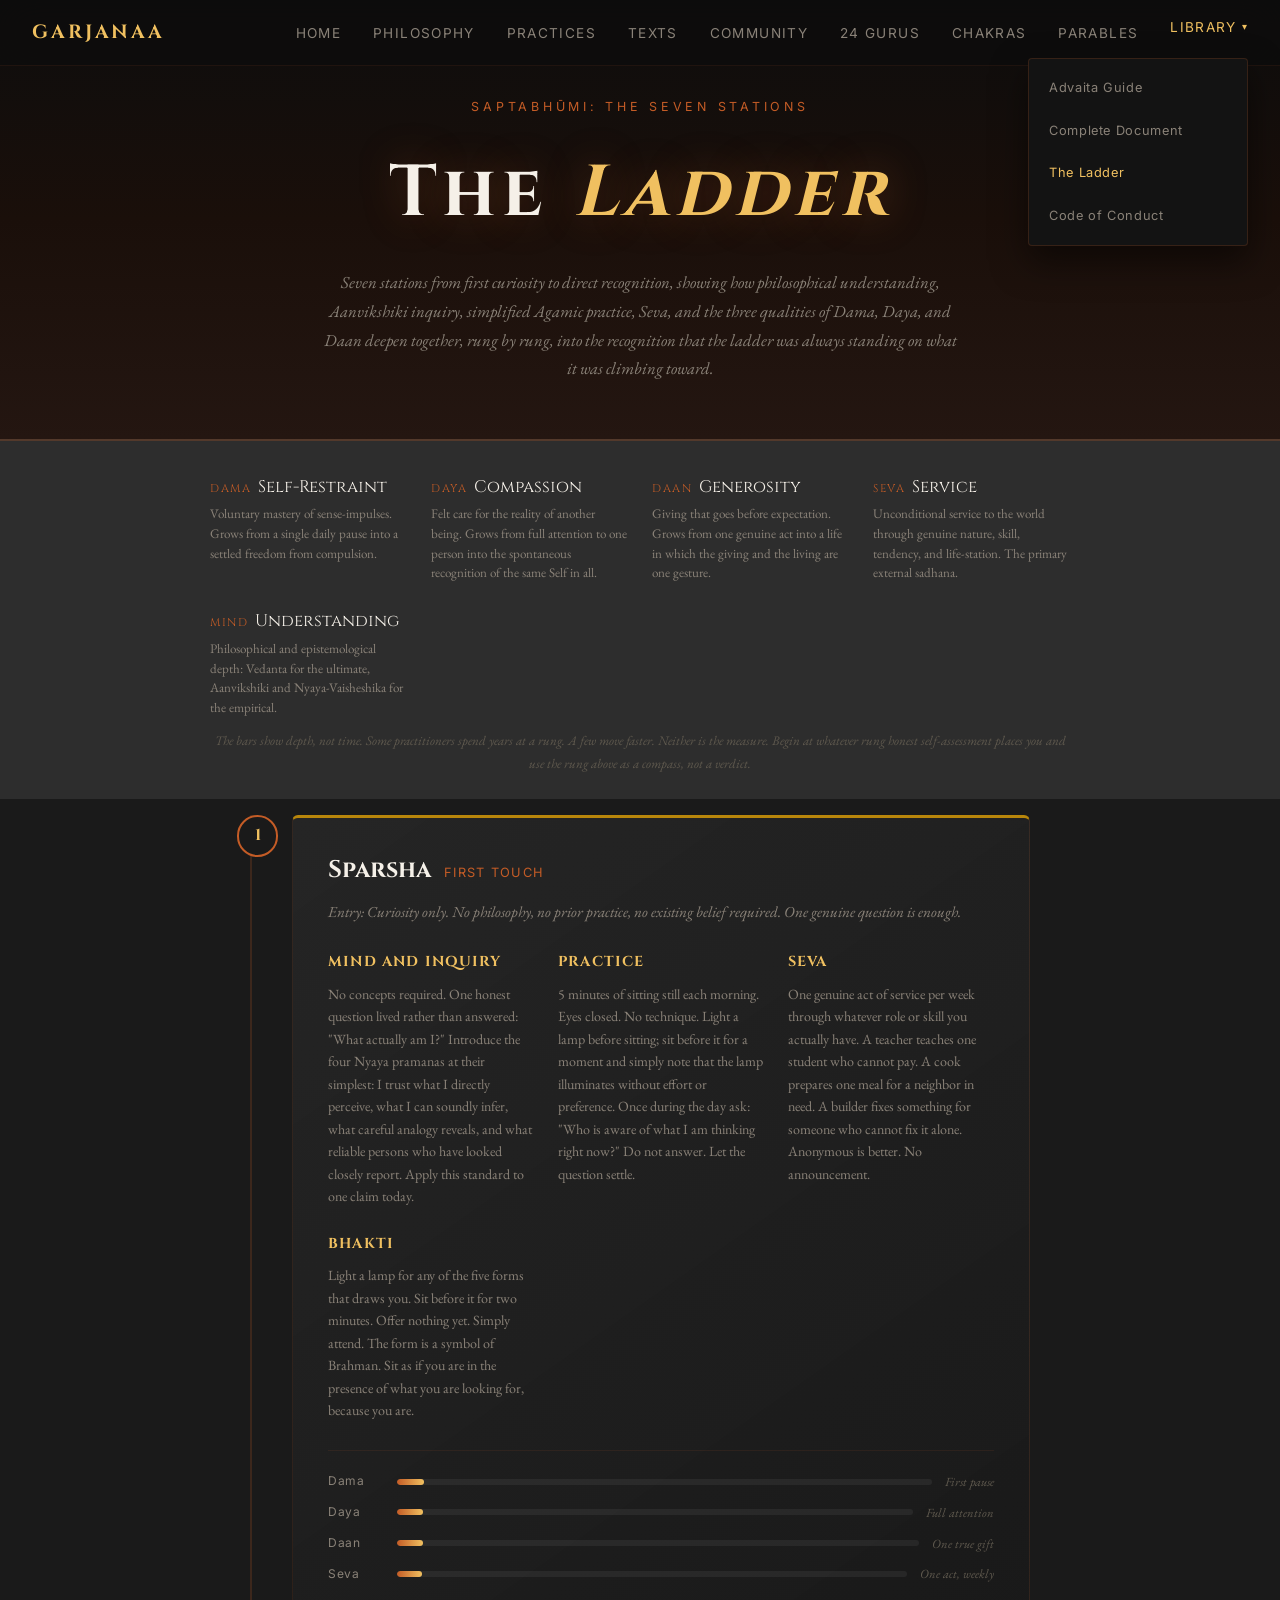
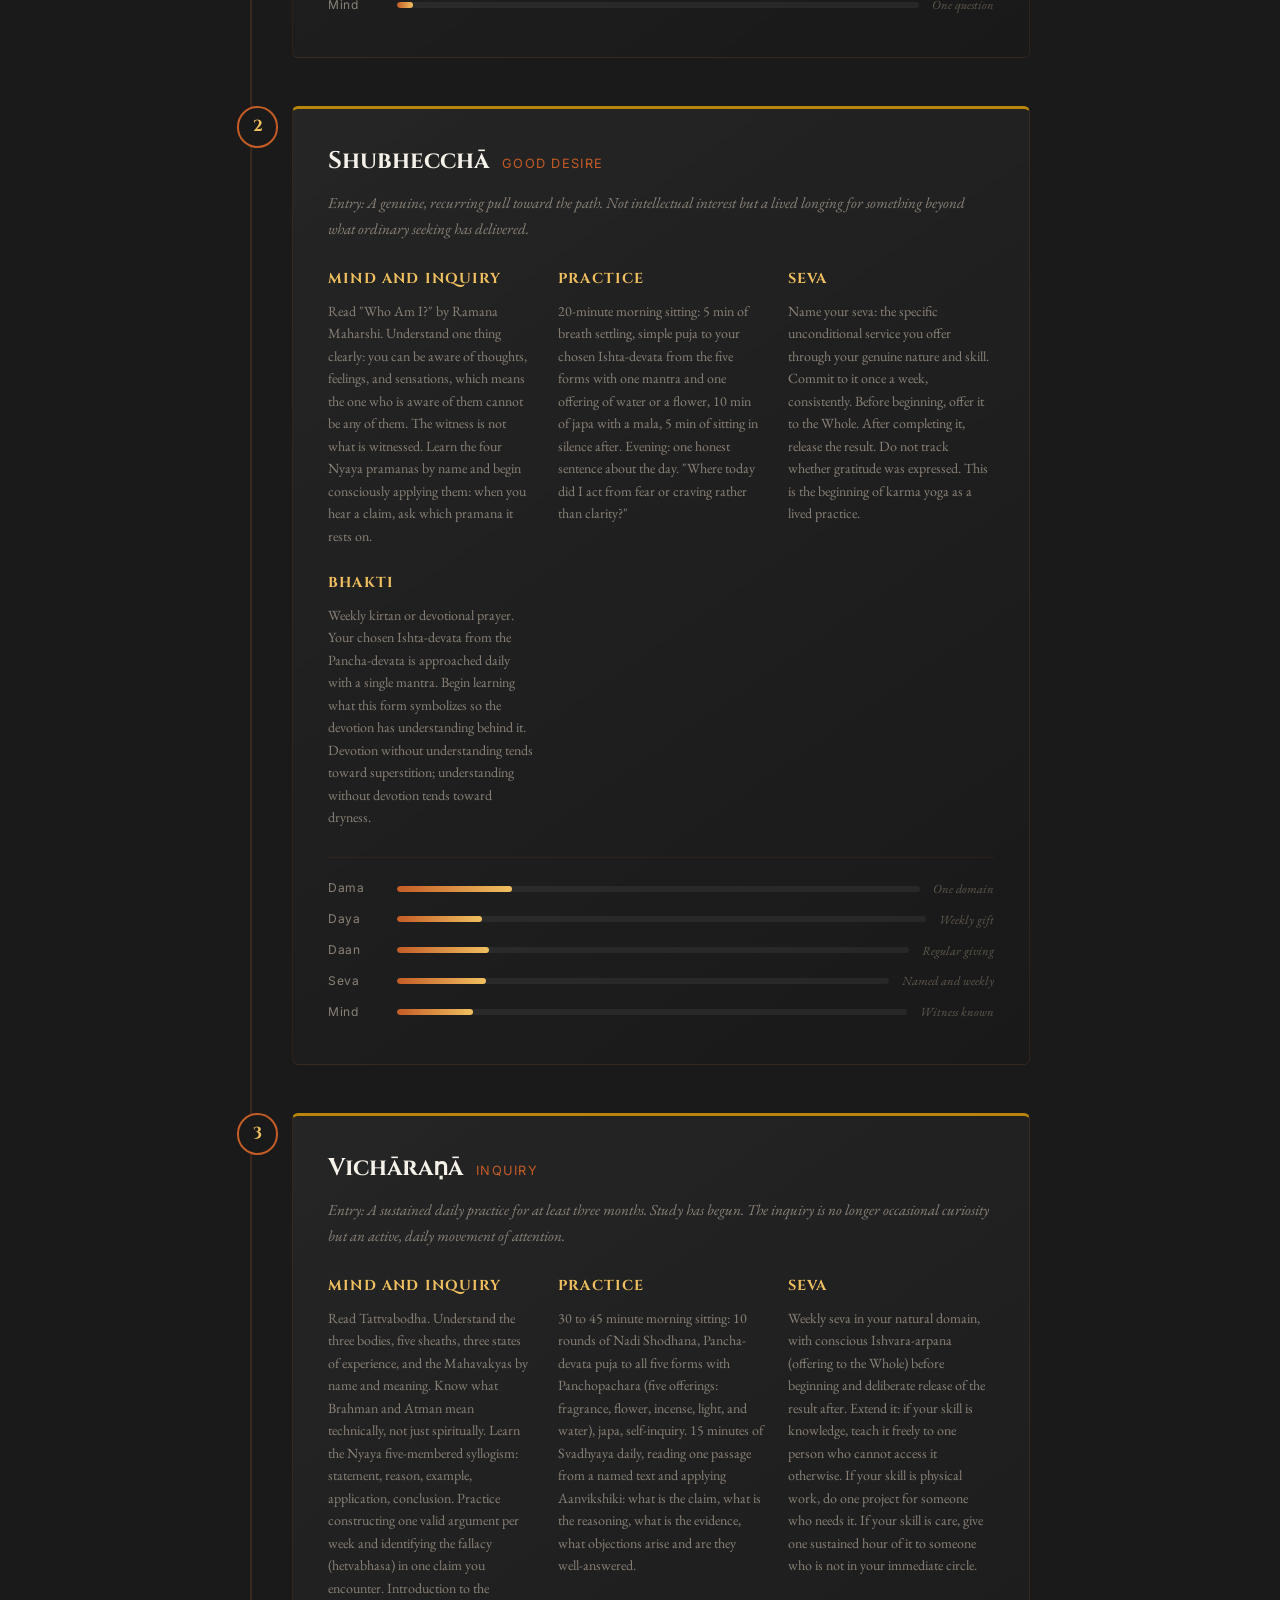
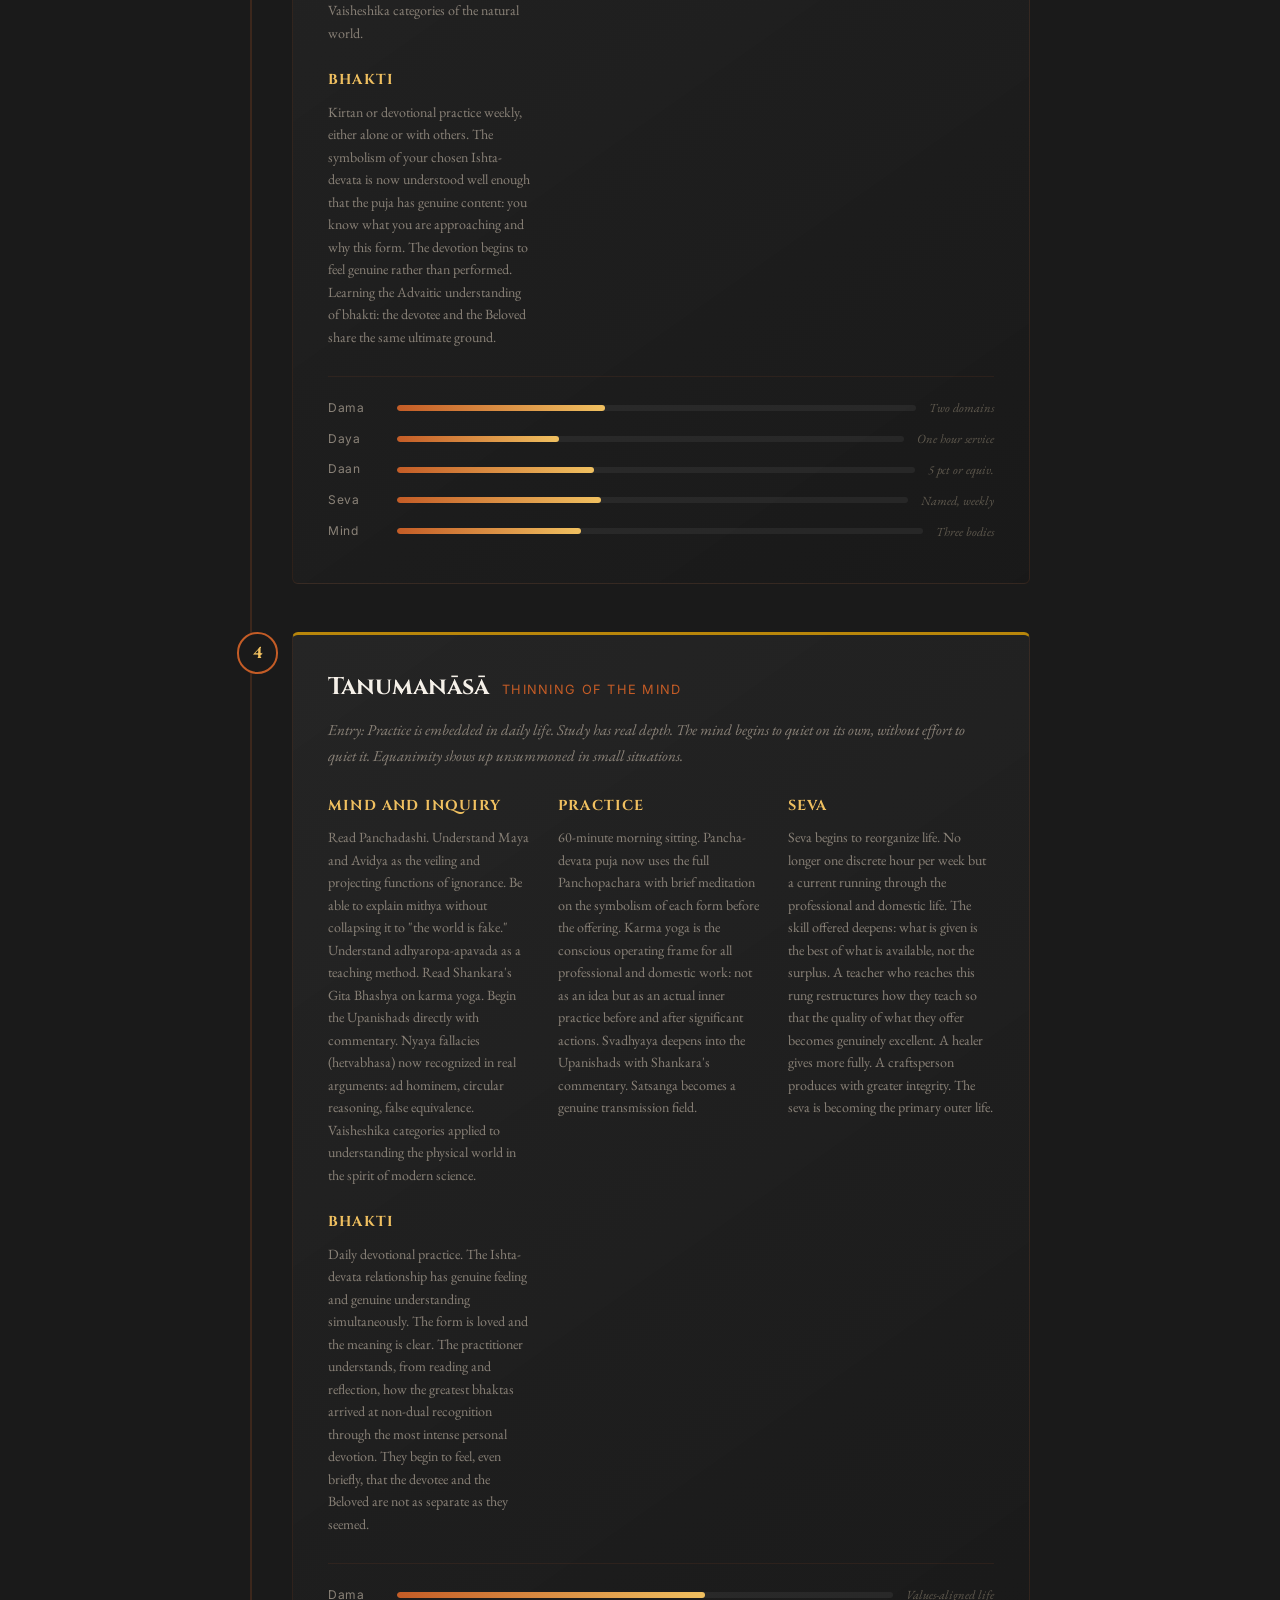
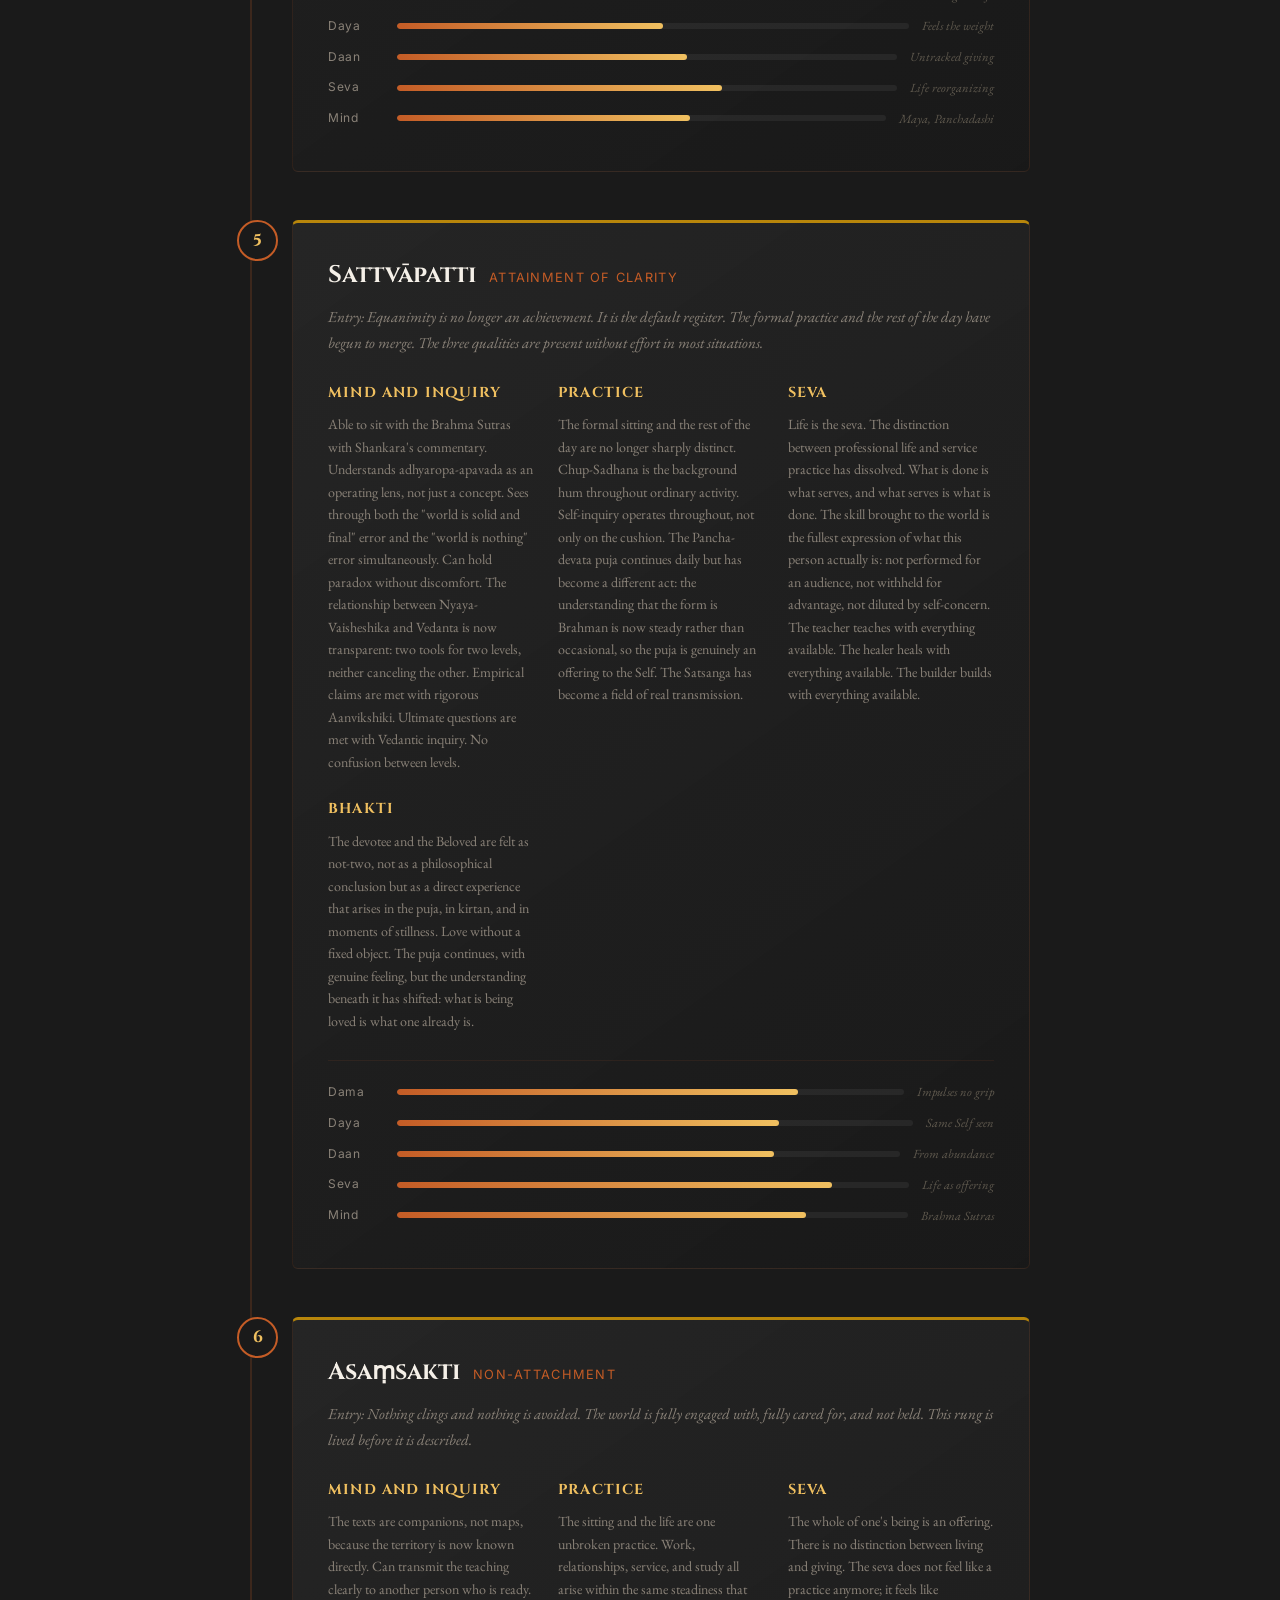
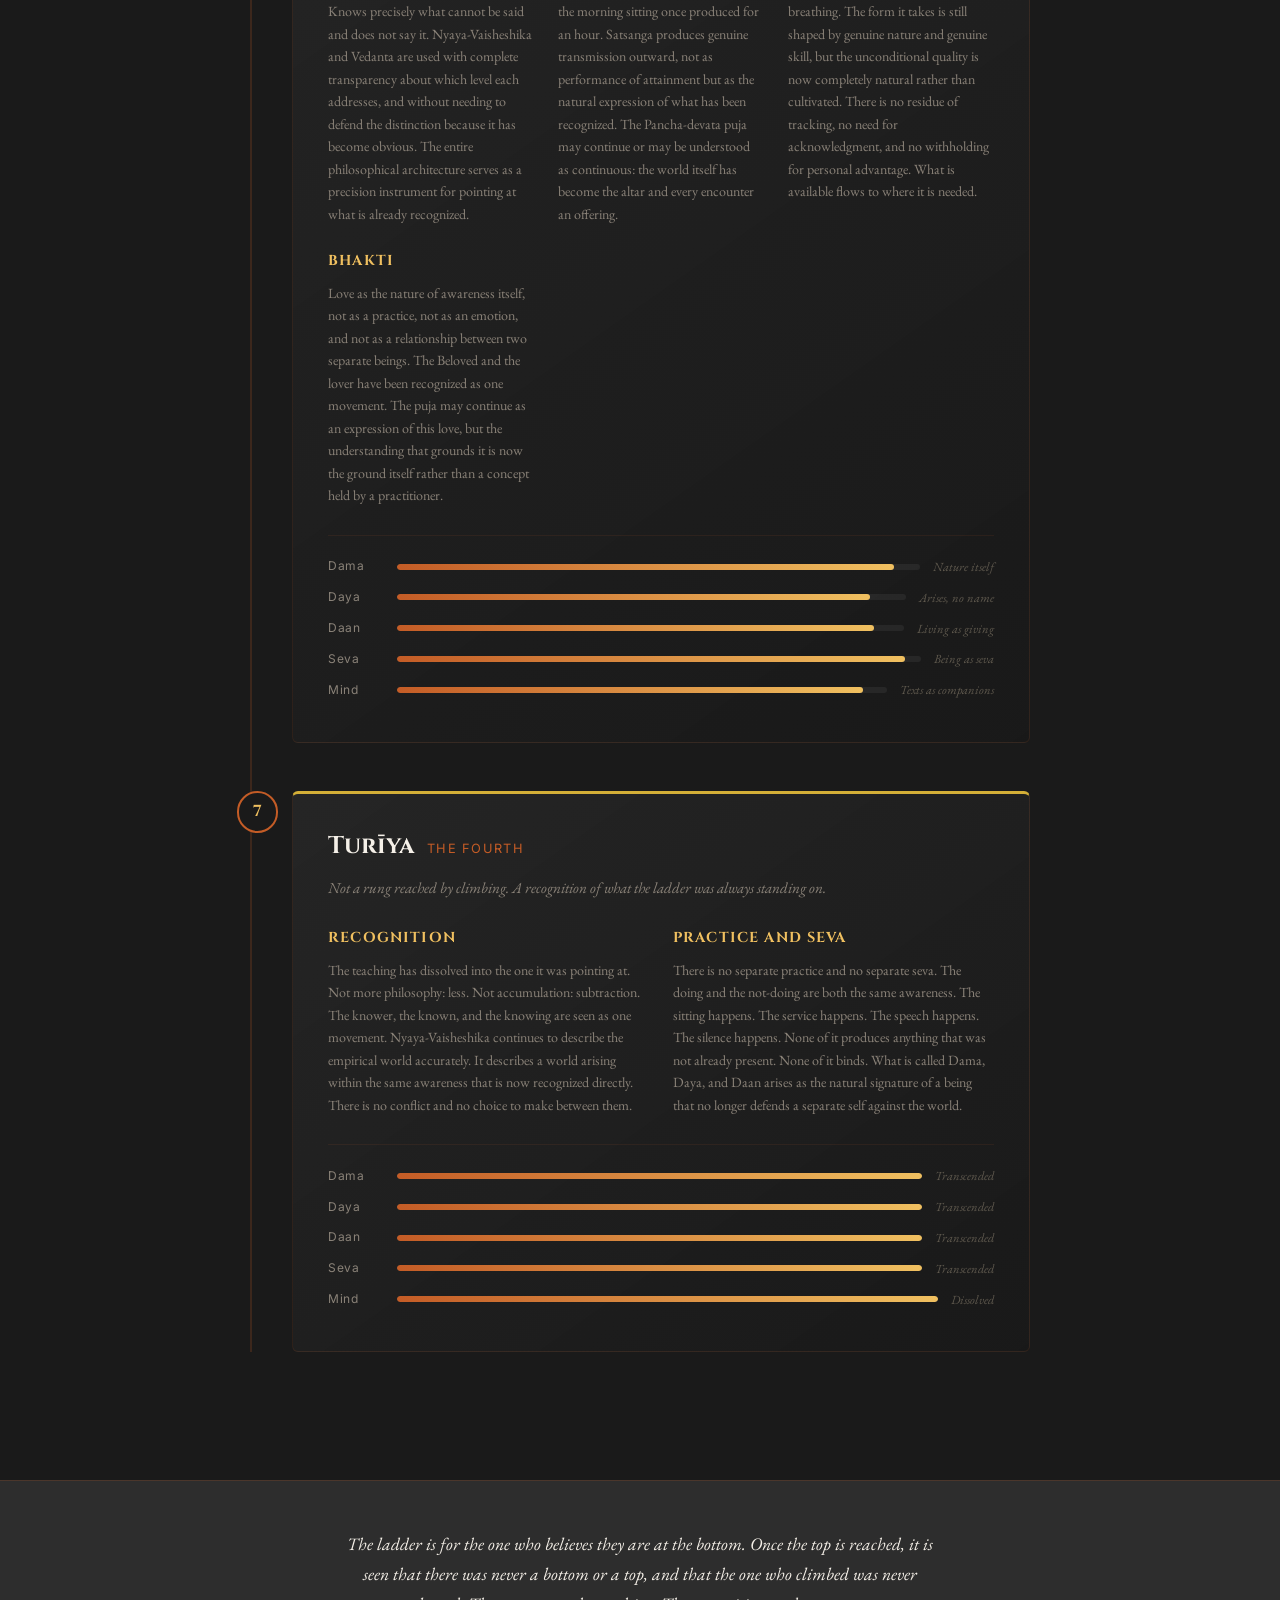
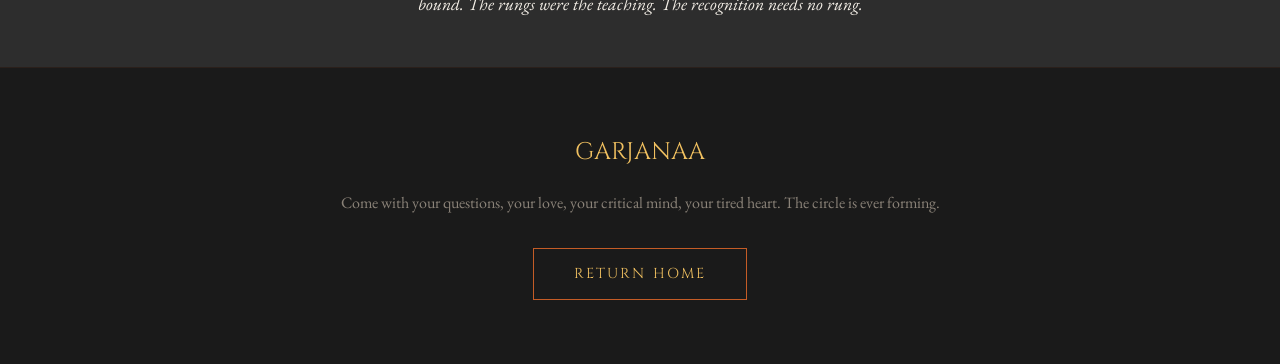
<file: ladder.html>
<!DOCTYPE html>
<html lang="en">
<head>
  <meta charset="UTF-8">
  <meta name="viewport" content="width=device-width, initial-scale=1.0">
  <title>The Ladder: Seven Stations on the Path, Garjanaa</title>
  <meta name="description" content="Seven stations from first curiosity to direct recognition, showing how understanding, practice, seva, and the three qualities deepen together.">
  <link rel="canonical" href="https://garjanaa.github.io/ladder.html">
  <meta property="og:title" content="The Ladder: Seven Stations on the Path">
  <meta property="og:description" content="Seven stations from first curiosity to direct recognition, showing how understanding, practice, seva, and the three qualities deepen together.">
  <meta property="og:type" content="article">
  <meta property="og:url" content="https://garjanaa.github.io/ladder.html">
  <meta property="og:image" content="https://garjanaa.github.io/og-image.jpg">
  <meta name="twitter:card" content="summary_large_image">
  <link rel="icon" href="favicon.svg" type="image/svg+xml">
  <link rel="preconnect" href="https://fonts.googleapis.com">
  <link rel="preconnect" href="https://fonts.gstatic.com" crossorigin>
  <link href="https://fonts.googleapis.com/css2?family=Cinzel:wght@400;700;900&family=EB+Garamond:ital,wght@0,400;0,600;1,400&family=Inter:wght@300;400;500;600&display=swap" rel="stylesheet">
  <link rel="stylesheet" href="style.css">
</head>
<body>
<nav id="navbar">
<div class="nav-inner">
<a href="index.html" class="nav-logo">GARJANAA</a>
<button class="nav-toggle" aria-label="Toggle menu" aria-expanded="false" aria-controls="nav-links"><span></span></button>
<ul class="nav-links" id="nav-links">
<li><a href="index.html">Home</a></li>
<li><a href="philosophy.html">Philosophy</a></li>
<li><a href="practices.html">Practices</a></li>
<li><a href="texts.html">Texts</a></li>
<li><a href="community.html">Community</a></li>
<li><a href="gurus.html">24 Gurus</a></li>
<li><a href="chakras.html">Chakras</a></li>
<li><a href="parables.html">Parables</a></li>
<li class="nav-dropdown open">
<button class="dropdown-trigger" type="button" aria-haspopup="true" aria-expanded="false">Library</button>
<ul class="dropdown-menu">
<li><a href="advait.html">Advaita Guide</a></li>
<li><a href="garjanaa-document.html">Complete Document</a></li>
<li><a href="ladder.html" class="current">The Ladder</a></li>
<li><a href="codes-of-conduct.html">Code of Conduct</a></li>
</ul>
</li>
</ul>
</div>
</nav>
<div class="nav-overlay"></div>

<div class="doc-hero">
  <span class="eyebrow">Saptabh&#363;mi: The Seven Stations</span>
  <h1>The <em>Ladder</em></h1>
  <p class="doc-sub">Seven stations from first curiosity to direct recognition, showing how philosophical understanding, Aanvikshiki inquiry, simplified Agamic practice, Seva, and the three qualities of Dama, Daya, and Daan deepen together, rung by rung, into the recognition that the ladder was always standing on what it was climbing toward.</p>
</div>

<div class="doc-legend">
  <div class="doc-legend-inner">
    <div class="leg-item">
      <div class="leg-k"><span class="skt">Dama</span> Self-Restraint</div>
      <p class="leg-d">Voluntary mastery of sense-impulses. Grows from a single daily pause into a settled freedom from compulsion.</p>
    </div>
    <div class="leg-item">
      <div class="leg-k"><span class="skt">Daya</span> Compassion</div>
      <p class="leg-d">Felt care for the reality of another being. Grows from full attention to one person into the spontaneous recognition of the same Self in all.</p>
    </div>
    <div class="leg-item">
      <div class="leg-k"><span class="skt">Daan</span> Generosity</div>
      <p class="leg-d">Giving that goes before expectation. Grows from one genuine act into a life in which the giving and the living are one gesture.</p>
    </div>
    <div class="leg-item">
      <div class="leg-k"><span class="skt">Seva</span> Service</div>
      <p class="leg-d">Unconditional service to the world through genuine nature, skill, tendency, and life-station. The primary external sadhana.</p>
    </div>
    <div class="leg-item">
      <div class="leg-k"><span class="skt">Mind</span> Understanding</div>
      <p class="leg-d">Philosophical and epistemological depth: Vedanta for the ultimate, Aanvikshiki and Nyaya-Vaisheshika for the empirical.</p>
    </div>
  </div>
  <p class="doc-legend-note">The bars show depth, not time. Some practitioners spend years at a rung. A few move faster. Neither is the measure. Begin at whatever rung honest self-assessment places you and use the rung above as a compass, not a verdict.</p>
</div>

<div class="doc-rungs">
  <div class="ladder-rail-wrap">
    
<div class="rung">
  <div class="rung-disc"><span>1</span></div>
  <div class="rung-card" style="border-top:3px solid #b8860b">
    <div class="rung-head">
      <div class="rung-names">
        <h2 class="rung-skt">Sparsha</h2>
        <span class="rung-eng">First Touch</span>
      </div>
      <p class="rung-entry">Entry: Curiosity only. No philosophy, no prior practice, no existing belief required. One genuine question is enough.</p>
    </div>
    <div class="rung-cols"><div class="rung-section"><h3>Mind and Inquiry</h3><p>No concepts required. One honest question lived rather than answered: "What actually am I?" Introduce the four Nyaya pramanas at their simplest: I trust what I directly perceive, what I can soundly infer, what careful analogy reveals, and what reliable persons who have looked closely report. Apply this standard to one claim today.</p></div><div class="rung-section"><h3>Practice</h3><p>5 minutes of sitting still each morning. Eyes closed. No technique. Light a lamp before sitting; sit before it for a moment and simply note that the lamp illuminates without effort or preference. Once during the day ask: "Who is aware of what I am thinking right now?" Do not answer. Let the question settle.</p></div><div class="rung-section"><h3>Seva</h3><p>One genuine act of service per week through whatever role or skill you actually have. A teacher teaches one student who cannot pay. A cook prepares one meal for a neighbor in need. A builder fixes something for someone who cannot fix it alone. Anonymous is better. No announcement.</p></div><div class="rung-section"><h3>Bhakti</h3><p>Light a lamp for any of the five forms that draws you. Sit before it for two minutes. Offer nothing yet. Simply attend. The form is a symbol of Brahman. Sit as if you are in the presence of what you are looking for, because you are.</p></div></div>
    <div class="rung-bars"><div class="bar-row">
  <span class="bar-label">Dama</span>
  <div class="bar-track"><div class="bar-fill" style="width:5%"></div></div>
  <span class="bar-note">First pause</span>
</div><div class="bar-row">
  <span class="bar-label">Daya</span>
  <div class="bar-track"><div class="bar-fill" style="width:5%"></div></div>
  <span class="bar-note">Full attention</span>
</div><div class="bar-row">
  <span class="bar-label">Daan</span>
  <div class="bar-track"><div class="bar-fill" style="width:5%"></div></div>
  <span class="bar-note">One true gift</span>
</div><div class="bar-row">
  <span class="bar-label">Seva</span>
  <div class="bar-track"><div class="bar-fill" style="width:5%"></div></div>
  <span class="bar-note">One act, weekly</span>
</div><div class="bar-row">
  <span class="bar-label">Mind</span>
  <div class="bar-track"><div class="bar-fill" style="width:3%"></div></div>
  <span class="bar-note">One question</span>
</div></div>
  </div>
</div>
<div class="rung">
  <div class="rung-disc"><span>2</span></div>
  <div class="rung-card" style="border-top:3px solid #b8860b">
    <div class="rung-head">
      <div class="rung-names">
        <h2 class="rung-skt">Shubhecch&#257;</h2>
        <span class="rung-eng">Good Desire</span>
      </div>
      <p class="rung-entry">Entry: A genuine, recurring pull toward the path. Not intellectual interest but a lived longing for something beyond what ordinary seeking has delivered.</p>
    </div>
    <div class="rung-cols"><div class="rung-section"><h3>Mind and Inquiry</h3><p>Read "Who Am I?" by Ramana Maharshi. Understand one thing clearly: you can be aware of thoughts, feelings, and sensations, which means the one who is aware of them cannot be any of them. The witness is not what is witnessed. Learn the four Nyaya pramanas by name and begin consciously applying them: when you hear a claim, ask which pramana it rests on.</p></div><div class="rung-section"><h3>Practice</h3><p>20-minute morning sitting: 5 min of breath settling, simple puja to your chosen Ishta-devata from the five forms with one mantra and one offering of water or a flower, 10 min of japa with a mala, 5 min of sitting in silence after. Evening: one honest sentence about the day. "Where today did I act from fear or craving rather than clarity?"</p></div><div class="rung-section"><h3>Seva</h3><p>Name your seva: the specific unconditional service you offer through your genuine nature and skill. Commit to it once a week, consistently. Before beginning, offer it to the Whole. After completing it, release the result. Do not track whether gratitude was expressed. This is the beginning of karma yoga as a lived practice.</p></div><div class="rung-section"><h3>Bhakti</h3><p>Weekly kirtan or devotional prayer. Your chosen Ishta-devata from the Pancha-devata is approached daily with a single mantra. Begin learning what this form symbolizes so the devotion has understanding behind it. Devotion without understanding tends toward superstition; understanding without devotion tends toward dryness.</p></div></div>
    <div class="rung-bars"><div class="bar-row">
  <span class="bar-label">Dama</span>
  <div class="bar-track"><div class="bar-fill" style="width:22%"></div></div>
  <span class="bar-note">One domain</span>
</div><div class="bar-row">
  <span class="bar-label">Daya</span>
  <div class="bar-track"><div class="bar-fill" style="width:16%"></div></div>
  <span class="bar-note">Weekly gift</span>
</div><div class="bar-row">
  <span class="bar-label">Daan</span>
  <div class="bar-track"><div class="bar-fill" style="width:18%"></div></div>
  <span class="bar-note">Regular giving</span>
</div><div class="bar-row">
  <span class="bar-label">Seva</span>
  <div class="bar-track"><div class="bar-fill" style="width:18%"></div></div>
  <span class="bar-note">Named and weekly</span>
</div><div class="bar-row">
  <span class="bar-label">Mind</span>
  <div class="bar-track"><div class="bar-fill" style="width:15%"></div></div>
  <span class="bar-note">Witness known</span>
</div></div>
  </div>
</div>
<div class="rung">
  <div class="rung-disc"><span>3</span></div>
  <div class="rung-card" style="border-top:3px solid #b8860b">
    <div class="rung-head">
      <div class="rung-names">
        <h2 class="rung-skt">Vich&#257;ra&#7751;&#257;</h2>
        <span class="rung-eng">Inquiry</span>
      </div>
      <p class="rung-entry">Entry: A sustained daily practice for at least three months. Study has begun. The inquiry is no longer occasional curiosity but an active, daily movement of attention.</p>
    </div>
    <div class="rung-cols"><div class="rung-section"><h3>Mind and Inquiry</h3><p>Read Tattvabodha. Understand the three bodies, five sheaths, three states of experience, and the Mahavakyas by name and meaning. Know what Brahman and Atman mean technically, not just spiritually. Learn the Nyaya five-membered syllogism: statement, reason, example, application, conclusion. Practice constructing one valid argument per week and identifying the fallacy (hetvabhasa) in one claim you encounter. Introduction to the Vaisheshika categories of the natural world.</p></div><div class="rung-section"><h3>Practice</h3><p>30 to 45 minute morning sitting: 10 rounds of Nadi Shodhana, Pancha-devata puja to all five forms with Panchopachara (five offerings: fragrance, flower, incense, light, and water), japa, self-inquiry. 15 minutes of Svadhyaya daily, reading one passage from a named text and applying Aanvikshiki: what is the claim, what is the reasoning, what is the evidence, what objections arise and are they well-answered.</p></div><div class="rung-section"><h3>Seva</h3><p>Weekly seva in your natural domain, with conscious Ishvara-arpana (offering to the Whole) before beginning and deliberate release of the result after. Extend it: if your skill is knowledge, teach it freely to one person who cannot access it otherwise. If your skill is physical work, do one project for someone who needs it. If your skill is care, give one sustained hour of it to someone who is not in your immediate circle.</p></div><div class="rung-section"><h3>Bhakti</h3><p>Kirtan or devotional practice weekly, either alone or with others. The symbolism of your chosen Ishta-devata is now understood well enough that the puja has genuine content: you know what you are approaching and why this form. The devotion begins to feel genuine rather than performed. Learning the Advaitic understanding of bhakti: the devotee and the Beloved share the same ultimate ground.</p></div></div>
    <div class="rung-bars"><div class="bar-row">
  <span class="bar-label">Dama</span>
  <div class="bar-track"><div class="bar-fill" style="width:40%"></div></div>
  <span class="bar-note">Two domains</span>
</div><div class="bar-row">
  <span class="bar-label">Daya</span>
  <div class="bar-track"><div class="bar-fill" style="width:32%"></div></div>
  <span class="bar-note">One hour service</span>
</div><div class="bar-row">
  <span class="bar-label">Daan</span>
  <div class="bar-track"><div class="bar-fill" style="width:38%"></div></div>
  <span class="bar-note">5 pct or equiv.</span>
</div><div class="bar-row">
  <span class="bar-label">Seva</span>
  <div class="bar-track"><div class="bar-fill" style="width:40%"></div></div>
  <span class="bar-note">Named, weekly</span>
</div><div class="bar-row">
  <span class="bar-label">Mind</span>
  <div class="bar-track"><div class="bar-fill" style="width:35%"></div></div>
  <span class="bar-note">Three bodies</span>
</div></div>
  </div>
</div>
<div class="rung">
  <div class="rung-disc"><span>4</span></div>
  <div class="rung-card" style="border-top:3px solid #b8860b">
    <div class="rung-head">
      <div class="rung-names">
        <h2 class="rung-skt">Tanuman&#257;s&#257;</h2>
        <span class="rung-eng">Thinning of the Mind</span>
      </div>
      <p class="rung-entry">Entry: Practice is embedded in daily life. Study has real depth. The mind begins to quiet on its own, without effort to quiet it. Equanimity shows up unsummoned in small situations.</p>
    </div>
    <div class="rung-cols"><div class="rung-section"><h3>Mind and Inquiry</h3><p>Read Panchadashi. Understand Maya and Avidya as the veiling and projecting functions of ignorance. Be able to explain mithya without collapsing it to "the world is fake." Understand adhyaropa-apavada as a teaching method. Read Shankara's Gita Bhashya on karma yoga. Begin the Upanishads directly with commentary. Nyaya fallacies (hetvabhasa) now recognized in real arguments: ad hominem, circular reasoning, false equivalence. Vaisheshika categories applied to understanding the physical world in the spirit of modern science.</p></div><div class="rung-section"><h3>Practice</h3><p>60-minute morning sitting. Pancha-devata puja now uses the full Panchopachara with brief meditation on the symbolism of each form before the offering. Karma yoga is the conscious operating frame for all professional and domestic work: not as an idea but as an actual inner practice before and after significant actions. Svadhyaya deepens into the Upanishads with Shankara's commentary. Satsanga becomes a genuine transmission field.</p></div><div class="rung-section"><h3>Seva</h3><p>Seva begins to reorganize life. No longer one discrete hour per week but a current running through the professional and domestic life. The skill offered deepens: what is given is the best of what is available, not the surplus. A teacher who reaches this rung restructures how they teach so that the quality of what they offer becomes genuinely excellent. A healer gives more fully. A craftsperson produces with greater integrity. The seva is becoming the primary outer life.</p></div><div class="rung-section"><h3>Bhakti</h3><p>Daily devotional practice. The Ishta-devata relationship has genuine feeling and genuine understanding simultaneously. The form is loved and the meaning is clear. The practitioner understands, from reading and reflection, how the greatest bhaktas arrived at non-dual recognition through the most intense personal devotion. They begin to feel, even briefly, that the devotee and the Beloved are not as separate as they seemed.</p></div></div>
    <div class="rung-bars"><div class="bar-row">
  <span class="bar-label">Dama</span>
  <div class="bar-track"><div class="bar-fill" style="width:62%"></div></div>
  <span class="bar-note">Values-aligned life</span>
</div><div class="bar-row">
  <span class="bar-label">Daya</span>
  <div class="bar-track"><div class="bar-fill" style="width:52%"></div></div>
  <span class="bar-note">Feels the weight</span>
</div><div class="bar-row">
  <span class="bar-label">Daan</span>
  <div class="bar-track"><div class="bar-fill" style="width:58%"></div></div>
  <span class="bar-note">Untracked giving</span>
</div><div class="bar-row">
  <span class="bar-label">Seva</span>
  <div class="bar-track"><div class="bar-fill" style="width:65%"></div></div>
  <span class="bar-note">Life reorganizing</span>
</div><div class="bar-row">
  <span class="bar-label">Mind</span>
  <div class="bar-track"><div class="bar-fill" style="width:60%"></div></div>
  <span class="bar-note">Maya, Panchadashi</span>
</div></div>
  </div>
</div>
<div class="rung">
  <div class="rung-disc"><span>5</span></div>
  <div class="rung-card" style="border-top:3px solid #b8860b">
    <div class="rung-head">
      <div class="rung-names">
        <h2 class="rung-skt">Sattvāpatti</h2>
        <span class="rung-eng">Attainment of Clarity</span>
      </div>
      <p class="rung-entry">Entry: Equanimity is no longer an achievement. It is the default register. The formal practice and the rest of the day have begun to merge. The three qualities are present without effort in most situations.</p>
    </div>
    <div class="rung-cols"><div class="rung-section"><h3>Mind and Inquiry</h3><p>Able to sit with the Brahma Sutras with Shankara's commentary. Understands adhyaropa-apavada as an operating lens, not just a concept. Sees through both the "world is solid and final" error and the "world is nothing" error simultaneously. Can hold paradox without discomfort. The relationship between Nyaya-Vaisheshika and Vedanta is now transparent: two tools for two levels, neither canceling the other. Empirical claims are met with rigorous Aanvikshiki. Ultimate questions are met with Vedantic inquiry. No confusion between levels.</p></div><div class="rung-section"><h3>Practice</h3><p>The formal sitting and the rest of the day are no longer sharply distinct. Chup-Sadhana is the background hum throughout ordinary activity. Self-inquiry operates throughout, not only on the cushion. The Pancha-devata puja continues daily but has become a different act: the understanding that the form is Brahman is now steady rather than occasional, so the puja is genuinely an offering to the Self. The Satsanga has become a field of real transmission.</p></div><div class="rung-section"><h3>Seva</h3><p>Life is the seva. The distinction between professional life and service practice has dissolved. What is done is what serves, and what serves is what is done. The skill brought to the world is the fullest expression of what this person actually is: not performed for an audience, not withheld for advantage, not diluted by self-concern. The teacher teaches with everything available. The healer heals with everything available. The builder builds with everything available.</p></div><div class="rung-section"><h3>Bhakti</h3><p>The devotee and the Beloved are felt as not-two, not as a philosophical conclusion but as a direct experience that arises in the puja, in kirtan, and in moments of stillness. Love without a fixed object. The puja continues, with genuine feeling, but the understanding beneath it has shifted: what is being loved is what one already is.</p></div></div>
    <div class="rung-bars"><div class="bar-row">
  <span class="bar-label">Dama</span>
  <div class="bar-track"><div class="bar-fill" style="width:79%"></div></div>
  <span class="bar-note">Impulses no grip</span>
</div><div class="bar-row">
  <span class="bar-label">Daya</span>
  <div class="bar-track"><div class="bar-fill" style="width:74%"></div></div>
  <span class="bar-note">Same Self seen</span>
</div><div class="bar-row">
  <span class="bar-label">Daan</span>
  <div class="bar-track"><div class="bar-fill" style="width:75%"></div></div>
  <span class="bar-note">From abundance</span>
</div><div class="bar-row">
  <span class="bar-label">Seva</span>
  <div class="bar-track"><div class="bar-fill" style="width:85%"></div></div>
  <span class="bar-note">Life as offering</span>
</div><div class="bar-row">
  <span class="bar-label">Mind</span>
  <div class="bar-track"><div class="bar-fill" style="width:80%"></div></div>
  <span class="bar-note">Brahma Sutras</span>
</div></div>
  </div>
</div>
<div class="rung">
  <div class="rung-disc"><span>6</span></div>
  <div class="rung-card" style="border-top:3px solid #b8860b">
    <div class="rung-head">
      <div class="rung-names">
        <h2 class="rung-skt">Asa&#7747;sakti</h2>
        <span class="rung-eng">Non-Attachment</span>
      </div>
      <p class="rung-entry">Entry: Nothing clings and nothing is avoided. The world is fully engaged with, fully cared for, and not held. This rung is lived before it is described.</p>
    </div>
    <div class="rung-cols"><div class="rung-section"><h3>Mind and Inquiry</h3><p>The texts are companions, not maps, because the territory is now known directly. Can transmit the teaching clearly to another person who is ready. Knows precisely what cannot be said and does not say it. Nyaya-Vaisheshika and Vedanta are used with complete transparency about which level each addresses, and without needing to defend the distinction because it has become obvious. The entire philosophical architecture serves as a precision instrument for pointing at what is already recognized.</p></div><div class="rung-section"><h3>Practice</h3><p>The sitting and the life are one unbroken practice. Work, relationships, service, and study all arise within the same steadiness that the morning sitting once produced for an hour. Satsanga produces genuine transmission outward, not as performance of attainment but as the natural expression of what has been recognized. The Pancha-devata puja may continue or may be understood as continuous: the world itself has become the altar and every encounter an offering.</p></div><div class="rung-section"><h3>Seva</h3><p>The whole of one's being is an offering. There is no distinction between living and giving. The seva does not feel like a practice anymore; it feels like breathing. The form it takes is still shaped by genuine nature and genuine skill, but the unconditional quality is now completely natural rather than cultivated. There is no residue of tracking, no need for acknowledgment, and no withholding for personal advantage. What is available flows to where it is needed.</p></div><div class="rung-section"><h3>Bhakti</h3><p>Love as the nature of awareness itself, not as a practice, not as an emotion, and not as a relationship between two separate beings. The Beloved and the lover have been recognized as one movement. The puja may continue as an expression of this love, but the understanding that grounds it is now the ground itself rather than a concept held by a practitioner.</p></div></div>
    <div class="rung-bars"><div class="bar-row">
  <span class="bar-label">Dama</span>
  <div class="bar-track"><div class="bar-fill" style="width:95%"></div></div>
  <span class="bar-note">Nature itself</span>
</div><div class="bar-row">
  <span class="bar-label">Daya</span>
  <div class="bar-track"><div class="bar-fill" style="width:93%"></div></div>
  <span class="bar-note">Arises, no name</span>
</div><div class="bar-row">
  <span class="bar-label">Daan</span>
  <div class="bar-track"><div class="bar-fill" style="width:94%"></div></div>
  <span class="bar-note">Living as giving</span>
</div><div class="bar-row">
  <span class="bar-label">Seva</span>
  <div class="bar-track"><div class="bar-fill" style="width:97%"></div></div>
  <span class="bar-note">Being as seva</span>
</div><div class="bar-row">
  <span class="bar-label">Mind</span>
  <div class="bar-track"><div class="bar-fill" style="width:95%"></div></div>
  <span class="bar-note">Texts as companions</span>
</div></div>
  </div>
</div>
<div class="rung rung-r7">
  <div class="rung-disc"><span>7</span></div>
  <div class="rung-card" style="border-top:3px solid #d4af37">
    <div class="rung-head">
      <div class="rung-names">
        <h2 class="rung-skt">Tur&#299;ya</h2>
        <span class="rung-eng">The Fourth</span>
      </div>
      <p class="rung-entry">Not a rung reached by climbing. A recognition of what the ladder was always standing on.</p>
    </div>
    <div class="rung-cols"><div class="rung-section"><h3>Recognition</h3><p>The teaching has dissolved into the one it was pointing at. Not more philosophy: less. Not accumulation: subtraction. The knower, the known, and the knowing are seen as one movement. Nyaya-Vaisheshika continues to describe the empirical world accurately. It describes a world arising within the same awareness that is now recognized directly. There is no conflict and no choice to make between them.</p></div><div class="rung-section"><h3>Practice and Seva</h3><p>There is no separate practice and no separate seva. The doing and the not-doing are both the same awareness. The sitting happens. The service happens. The speech happens. The silence happens. None of it produces anything that was not already present. None of it binds. What is called Dama, Daya, and Daan arises as the natural signature of a being that no longer defends a separate self against the world.</p></div></div>
    <div class="rung-bars"><div class="bar-row">
  <span class="bar-label">Dama</span>
  <div class="bar-track"><div class="bar-fill" style="width:100%"></div></div>
  <span class="bar-note">Transcended</span>
</div><div class="bar-row">
  <span class="bar-label">Daya</span>
  <div class="bar-track"><div class="bar-fill" style="width:100%"></div></div>
  <span class="bar-note">Transcended</span>
</div><div class="bar-row">
  <span class="bar-label">Daan</span>
  <div class="bar-track"><div class="bar-fill" style="width:100%"></div></div>
  <span class="bar-note">Transcended</span>
</div><div class="bar-row">
  <span class="bar-label">Seva</span>
  <div class="bar-track"><div class="bar-fill" style="width:100%"></div></div>
  <span class="bar-note">Transcended</span>
</div><div class="bar-row">
  <span class="bar-label">Mind</span>
  <div class="bar-track"><div class="bar-fill" style="width:100%"></div></div>
  <span class="bar-note">Dissolved</span>
</div></div>
  </div>
</div>
  </div>
</div>

<div style="background:var(--smoke);border-top:1px solid rgba(196,92,38,0.2);padding:3rem 2rem;text-align:center;">
  <p style="max-width:600px;margin:0 auto;font-family:'EB Garamond',serif;font-style:italic;color:var(--mist);font-size:1.1rem;line-height:1.7;">
    The ladder is for the one who believes they are at the bottom. Once the top is reached, it is seen that there was never a bottom or a top, and that the one who climbed was never bound. The rungs were the teaching. The recognition needs no rung.
  </p>
</div>

<footer>
  <div class="footer-title">GARJANAA</div>
  <p>Come with your questions, your love, your critical mind, your tired heart. The circle is ever forming.</p>
  <a href="index.html" class="footer-cta">Return Home</a>
</footer>
<script src="main.js"></script>
</body>
</html>
</file>
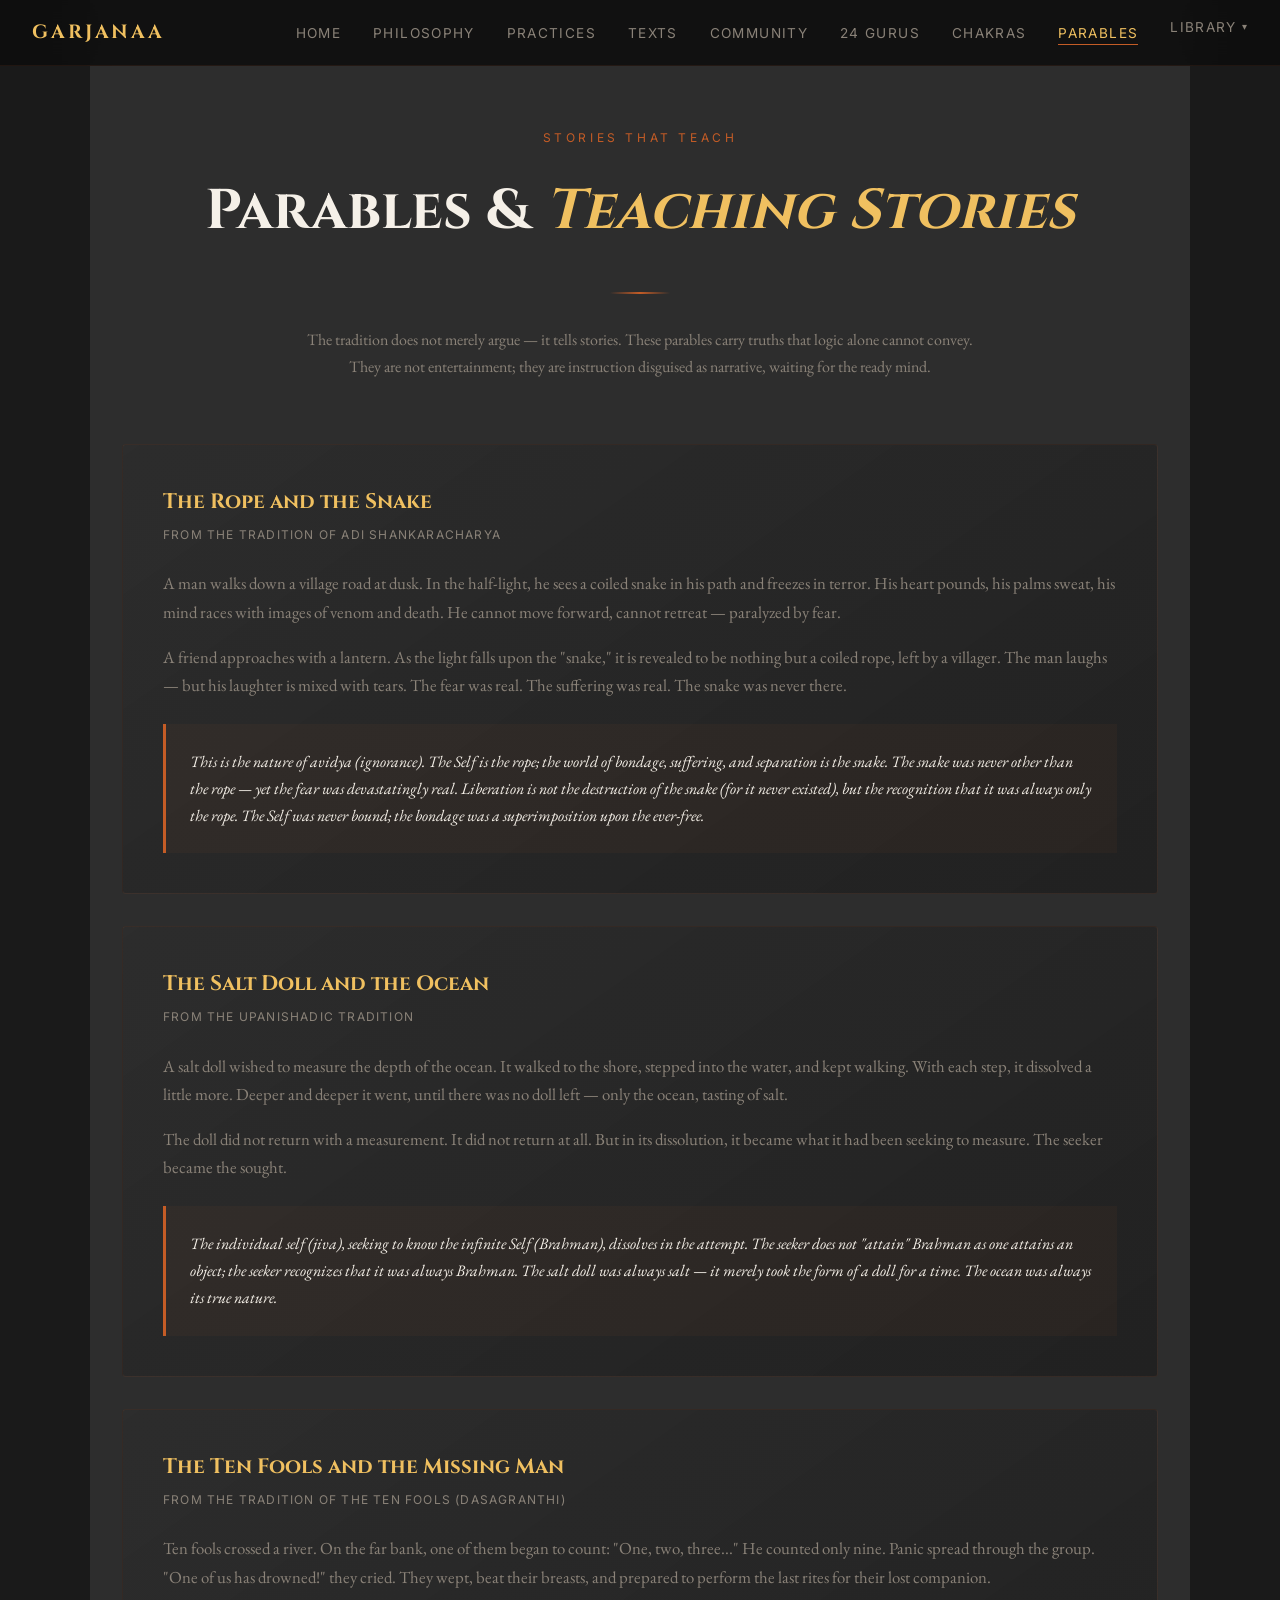
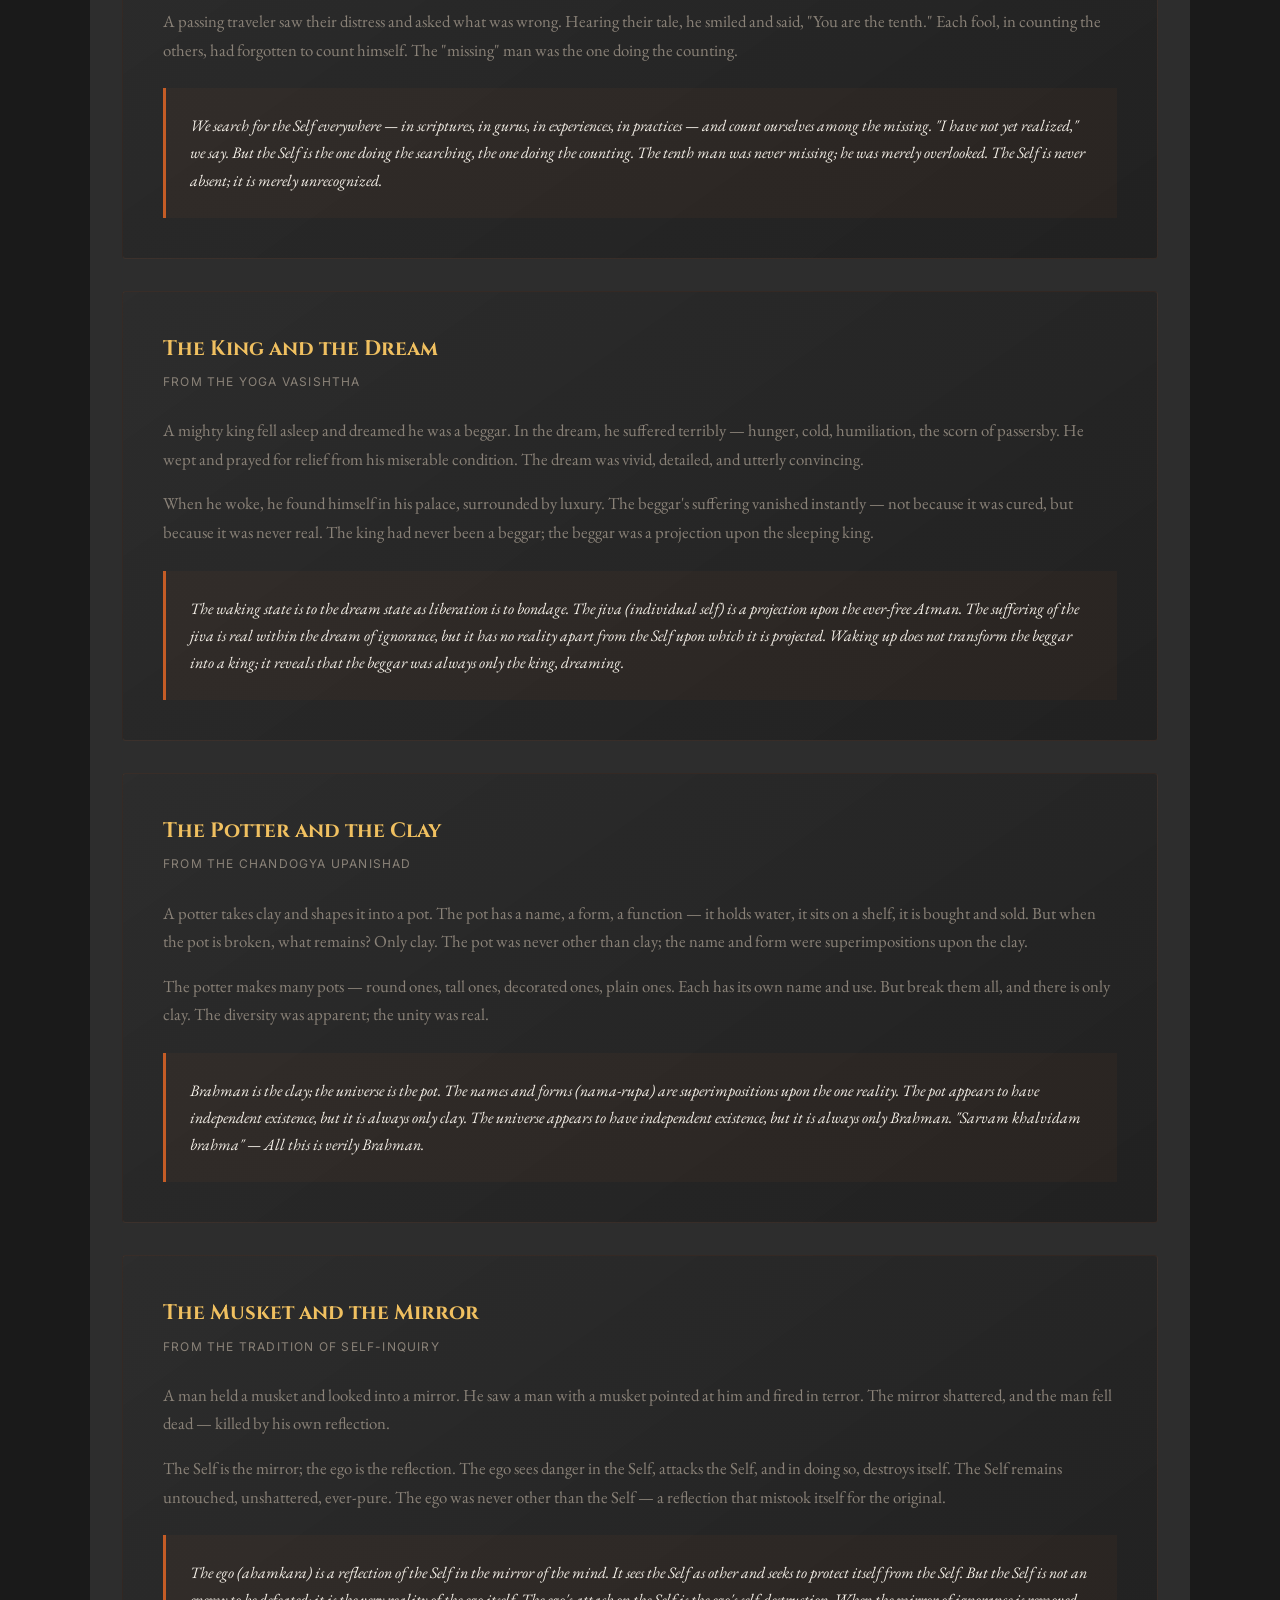
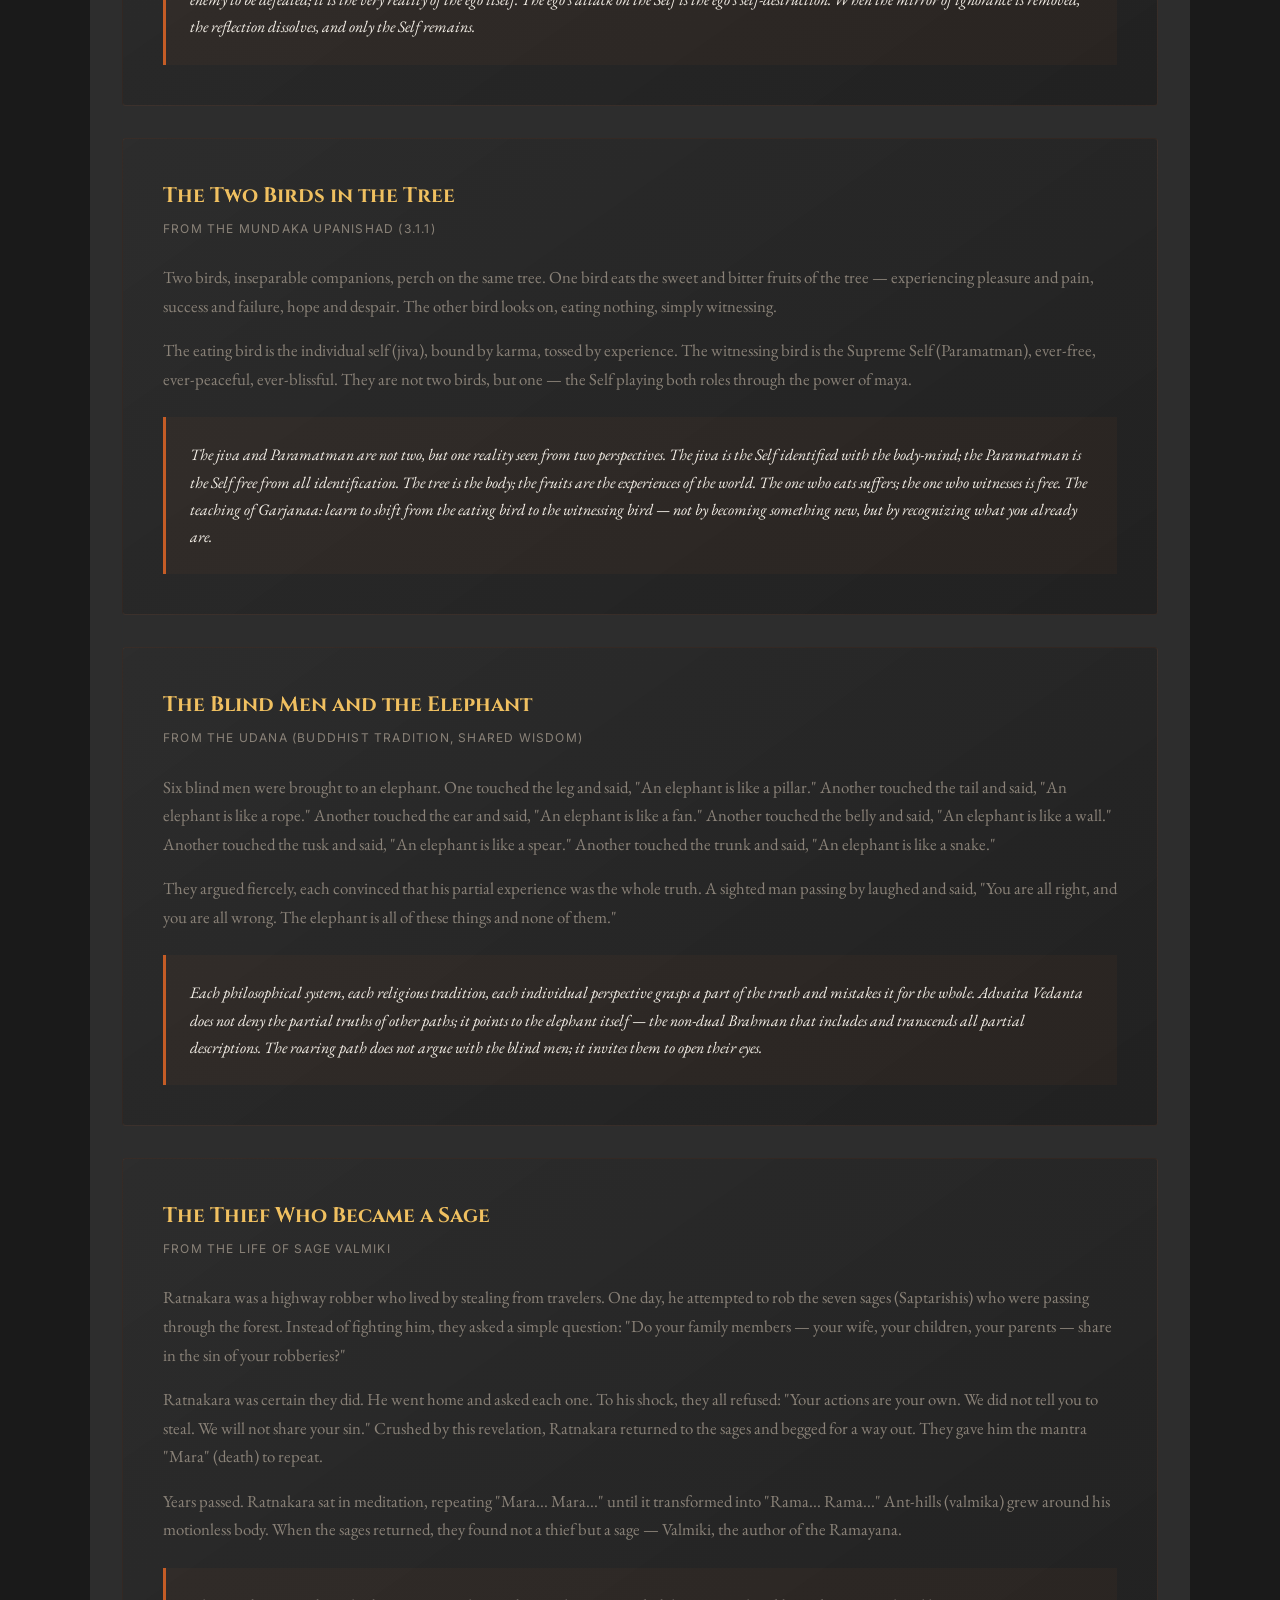
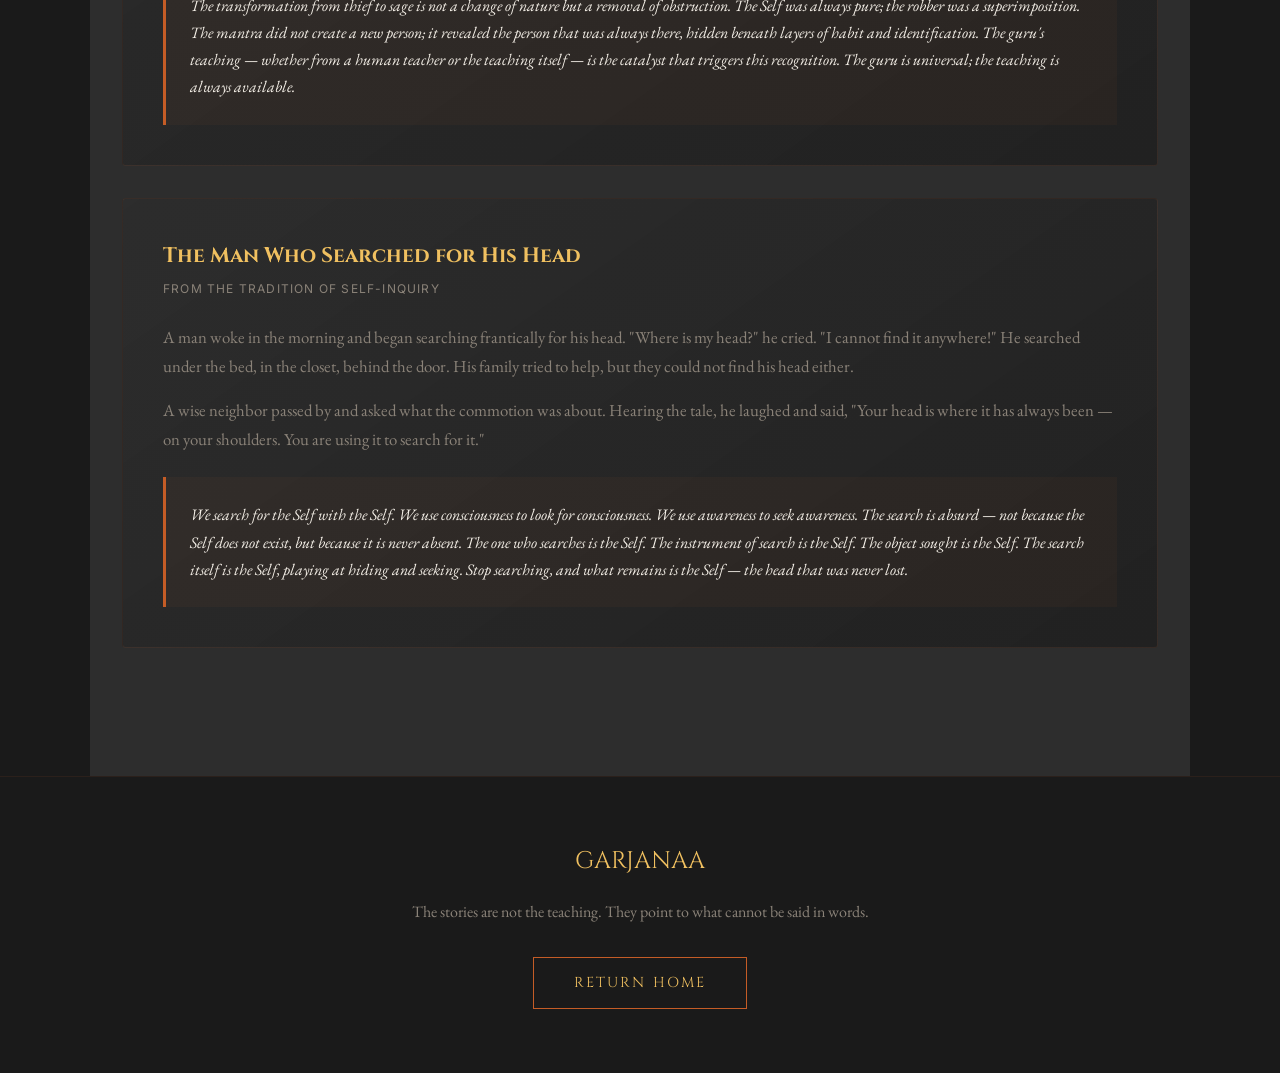
<file: parables.html>
<!DOCTYPE html>
<html lang="en">
<head>
<meta charset="UTF-8">
<meta name="viewport" content="width=device-width, initial-scale=1.0">
<title>Parables & Teaching Stories — GARJANAA</title>
<meta name="description" content="Parables and teaching stories illustrating the philosophy and practice of Garjanaa.">
<link rel="canonical" href="https://garjanaa.github.io/parables.html">
<meta property="og:title" content="Parables & Teaching Stories — GARJANAA">
<meta property="og:description" content="Parables and teaching stories illustrating the philosophy and practice of Garjanaa.">
<meta property="og:type" content="website">
<meta property="og:url" content="https://garjanaa.github.io/parables.html">
<meta property="og:image" content="https://garjanaa.github.io/og-image.jpg">
<meta name="twitter:card" content="summary_large_image">
<link rel="icon" href="favicon.svg" type="image/svg+xml">
<link rel="preconnect" href="https://fonts.googleapis.com">
<link href="https://fonts.googleapis.com/css2?family=Cinzel:wght@400;700;900&family=EB+Garamond:ital,wght@0,400;0,600;1,400&family=Inter:wght@300;400;500;600&display=swap" rel="stylesheet">
<link rel="stylesheet" href="style.css">
</head>
<body>

<nav id="navbar">
<div class="nav-inner">
<a href="index.html" class="nav-logo">GARJANAA</a>
<button class="nav-toggle" aria-label="Toggle menu" aria-expanded="false" aria-controls="nav-links"><span></span></button>
<ul class="nav-links" id="nav-links">
<li><a href="index.html">Home</a></li>
<li><a href="philosophy.html">Philosophy</a></li>
<li><a href="practices.html">Practices</a></li>
<li><a href="texts.html">Texts</a></li>
<li><a href="community.html">Community</a></li>
<li><a href="gurus.html">24 Gurus</a></li>
<li><a href="chakras.html">Chakras</a></li>
<li><a href="parables.html" class="current">Parables</a></li>
<li class="nav-dropdown">
<button class="dropdown-trigger" type="button" aria-haspopup="true" aria-expanded="false">Library</button>
<ul class="dropdown-menu">
<li><a href="advait.html">Advaita Guide</a></li>
<li><a href="garjanaa-document.html">Complete Document</a></li>
<li><a href="ladder.html">The Ladder</a></li>
<li><a href="codes-of-conduct.html">Code of Conduct</a></li>
</ul>
</li>
</ul>
</div>
</nav>
<div class="nav-overlay"></div>

<section class="parables-section" style="padding-top: 8rem;">
<div class="section-header fade-in">
<p class="section-label">Stories That Teach</p>
<h1 class="section-title">Parables &amp; <em>Teaching Stories</em></h1>
<div class="section-divider"></div>
<p class="section-subtitle">The tradition does not merely argue — it tells stories. These parables carry truths that logic alone cannot convey. They are not entertainment; they are instruction disguised as narrative, waiting for the ready mind.</p>
</div>

<div class="parable fade-in">
<h2>The Rope and the Snake</h2>
<p class="source">From the tradition of Adi Shankaracharya</p>
<p>A man walks down a village road at dusk. In the half-light, he sees a coiled snake in his path and freezes in terror. His heart pounds, his palms sweat, his mind races with images of venom and death. He cannot move forward, cannot retreat — paralyzed by fear.</p>
<p>A friend approaches with a lantern. As the light falls upon the "snake," it is revealed to be nothing but a coiled rope, left by a villager. The man laughs — but his laughter is mixed with tears. The fear was real. The suffering was real. The snake was never there.</p>
<div class="moral">This is the nature of avidya (ignorance). The Self is the rope; the world of bondage, suffering, and separation is the snake. The snake was never other than the rope — yet the fear was devastatingly real. Liberation is not the destruction of the snake (for it never existed), but the recognition that it was always only the rope. The Self was never bound; the bondage was a superimposition upon the ever-free.</div>
</div>

<div class="parable fade-in">
<h2>The Salt Doll and the Ocean</h2>
<p class="source">From the Upanishadic tradition</p>
<p>A salt doll wished to measure the depth of the ocean. It walked to the shore, stepped into the water, and kept walking. With each step, it dissolved a little more. Deeper and deeper it went, until there was no doll left — only the ocean, tasting of salt.</p>
<p>The doll did not return with a measurement. It did not return at all. But in its dissolution, it became what it had been seeking to measure. The seeker became the sought.</p>
<div class="moral">The individual self (jiva), seeking to know the infinite Self (Brahman), dissolves in the attempt. The seeker does not "attain" Brahman as one attains an object; the seeker recognizes that it was always Brahman. The salt doll was always salt — it merely took the form of a doll for a time. The ocean was always its true nature.</div>
</div>

<div class="parable fade-in">
<h2>The Ten Fools and the Missing Man</h2>
<p class="source">From the tradition of the Ten Fools (Dasagranthi)</p>
<p>Ten fools crossed a river. On the far bank, one of them began to count: "One, two, three..." He counted only nine. Panic spread through the group. "One of us has drowned!" they cried. They wept, beat their breasts, and prepared to perform the last rites for their lost companion.</p>
<p>A passing traveler saw their distress and asked what was wrong. Hearing their tale, he smiled and said, "You are the tenth." Each fool, in counting the others, had forgotten to count himself. The "missing" man was the one doing the counting.</p>
<div class="moral">We search for the Self everywhere — in scriptures, in gurus, in experiences, in practices — and count ourselves among the missing. "I have not yet realized," we say. But the Self is the one doing the searching, the one doing the counting. The tenth man was never missing; he was merely overlooked. The Self is never absent; it is merely unrecognized.</div>
</div>

<div class="parable fade-in">
<h2>The King and the Dream</h2>
<p class="source">From the Yoga Vasishtha</p>
<p>A mighty king fell asleep and dreamed he was a beggar. In the dream, he suffered terribly — hunger, cold, humiliation, the scorn of passersby. He wept and prayed for relief from his miserable condition. The dream was vivid, detailed, and utterly convincing.</p>
<p>When he woke, he found himself in his palace, surrounded by luxury. The beggar's suffering vanished instantly — not because it was cured, but because it was never real. The king had never been a beggar; the beggar was a projection upon the sleeping king.</p>
<div class="moral">The waking state is to the dream state as liberation is to bondage. The jiva (individual self) is a projection upon the ever-free Atman. The suffering of the jiva is real within the dream of ignorance, but it has no reality apart from the Self upon which it is projected. Waking up does not transform the beggar into a king; it reveals that the beggar was always only the king, dreaming.</div>
</div>

<div class="parable fade-in">
<h2>The Potter and the Clay</h2>
<p class="source">From the Chandogya Upanishad</p>
<p>A potter takes clay and shapes it into a pot. The pot has a name, a form, a function — it holds water, it sits on a shelf, it is bought and sold. But when the pot is broken, what remains? Only clay. The pot was never other than clay; the name and form were superimpositions upon the clay.</p>
<p>The potter makes many pots — round ones, tall ones, decorated ones, plain ones. Each has its own name and use. But break them all, and there is only clay. The diversity was apparent; the unity was real.</p>
<div class="moral">Brahman is the clay; the universe is the pot. The names and forms (nama-rupa) are superimpositions upon the one reality. The pot appears to have independent existence, but it is always only clay. The universe appears to have independent existence, but it is always only Brahman. "Sarvam khalvidam brahma" — All this is verily Brahman.</div>
</div>

<div class="parable fade-in">
<h2>The Musket and the Mirror</h2>
<p class="source">From the tradition of self-inquiry</p>
<p>A man held a musket and looked into a mirror. He saw a man with a musket pointed at him and fired in terror. The mirror shattered, and the man fell dead — killed by his own reflection.</p>
<p>The Self is the mirror; the ego is the reflection. The ego sees danger in the Self, attacks the Self, and in doing so, destroys itself. The Self remains untouched, unshattered, ever-pure. The ego was never other than the Self — a reflection that mistook itself for the original.</p>
<div class="moral">The ego (ahamkara) is a reflection of the Self in the mirror of the mind. It sees the Self as other and seeks to protect itself from the Self. But the Self is not an enemy to be defeated; it is the very reality of the ego itself. The ego's attack on the Self is the ego's self-destruction. When the mirror of ignorance is removed, the reflection dissolves, and only the Self remains.</div>
</div>

<div class="parable fade-in">
<h2>The Two Birds in the Tree</h2>
<p class="source">From the Mundaka Upanishad (3.1.1)</p>
<p>Two birds, inseparable companions, perch on the same tree. One bird eats the sweet and bitter fruits of the tree — experiencing pleasure and pain, success and failure, hope and despair. The other bird looks on, eating nothing, simply witnessing.</p>
<p>The eating bird is the individual self (jiva), bound by karma, tossed by experience. The witnessing bird is the Supreme Self (Paramatman), ever-free, ever-peaceful, ever-blissful. They are not two birds, but one — the Self playing both roles through the power of maya.</p>
<div class="moral">The jiva and Paramatman are not two, but one reality seen from two perspectives. The jiva is the Self identified with the body-mind; the Paramatman is the Self free from all identification. The tree is the body; the fruits are the experiences of the world. The one who eats suffers; the one who witnesses is free. The teaching of Garjanaa: learn to shift from the eating bird to the witnessing bird — not by becoming something new, but by recognizing what you already are.</div>
</div>

<div class="parable fade-in">
<h2>The Blind Men and the Elephant</h2>
<p class="source">From the Udana (Buddhist tradition, shared wisdom)</p>
<p>Six blind men were brought to an elephant. One touched the leg and said, "An elephant is like a pillar." Another touched the tail and said, "An elephant is like a rope." Another touched the ear and said, "An elephant is like a fan." Another touched the belly and said, "An elephant is like a wall." Another touched the tusk and said, "An elephant is like a spear." Another touched the trunk and said, "An elephant is like a snake."</p>
<p>They argued fiercely, each convinced that his partial experience was the whole truth. A sighted man passing by laughed and said, "You are all right, and you are all wrong. The elephant is all of these things and none of them."</p>
<div class="moral">Each philosophical system, each religious tradition, each individual perspective grasps a part of the truth and mistakes it for the whole. Advaita Vedanta does not deny the partial truths of other paths; it points to the elephant itself — the non-dual Brahman that includes and transcends all partial descriptions. The roaring path does not argue with the blind men; it invites them to open their eyes.</div>
</div>

<div class="parable fade-in">
<h2>The Thief Who Became a Sage</h2>
<p class="source">From the life of Sage Valmiki</p>
<p>Ratnakara was a highway robber who lived by stealing from travelers. One day, he attempted to rob the seven sages (Saptarishis) who were passing through the forest. Instead of fighting him, they asked a simple question: "Do your family members — your wife, your children, your parents — share in the sin of your robberies?"</p>
<p>Ratnakara was certain they did. He went home and asked each one. To his shock, they all refused: "Your actions are your own. We did not tell you to steal. We will not share your sin." Crushed by this revelation, Ratnakara returned to the sages and begged for a way out. They gave him the mantra "Mara" (death) to repeat.</p>
<p>Years passed. Ratnakara sat in meditation, repeating "Mara... Mara..." until it transformed into "Rama... Rama..." Ant-hills (valmika) grew around his motionless body. When the sages returned, they found not a thief but a sage — Valmiki, the author of the Ramayana.</p>
<div class="moral">The transformation from thief to sage is not a change of nature but a removal of obstruction. The Self was always pure; the robber was a superimposition. The mantra did not create a new person; it revealed the person that was always there, hidden beneath layers of habit and identification. The guru's teaching — whether from a human teacher or the teaching itself — is the catalyst that triggers this recognition. The guru is universal; the teaching is always available.</div>
</div>

<div class="parable fade-in">
<h2>The Man Who Searched for His Head</h2>
<p class="source">From the tradition of self-inquiry</p>
<p>A man woke in the morning and began searching frantically for his head. "Where is my head?" he cried. "I cannot find it anywhere!" He searched under the bed, in the closet, behind the door. His family tried to help, but they could not find his head either.</p>
<p>A wise neighbor passed by and asked what the commotion was about. Hearing the tale, he laughed and said, "Your head is where it has always been — on your shoulders. You are using it to search for it."</p>
<div class="moral">We search for the Self with the Self. We use consciousness to look for consciousness. We use awareness to seek awareness. The search is absurd — not because the Self does not exist, but because it is never absent. The one who searches is the Self. The instrument of search is the Self. The object sought is the Self. The search itself is the Self, playing at hiding and seeking. Stop searching, and what remains is the Self — the head that was never lost.</div>
</div>
</section>

<footer>
<div class="footer-title">GARJANAA</div>
<p>The stories are not the teaching. They point to what cannot be said in words.</p>
<a href="index.html" class="footer-cta">Return Home</a>
</footer>

<script src="main.js"></script>
</body>
</html>
</file>
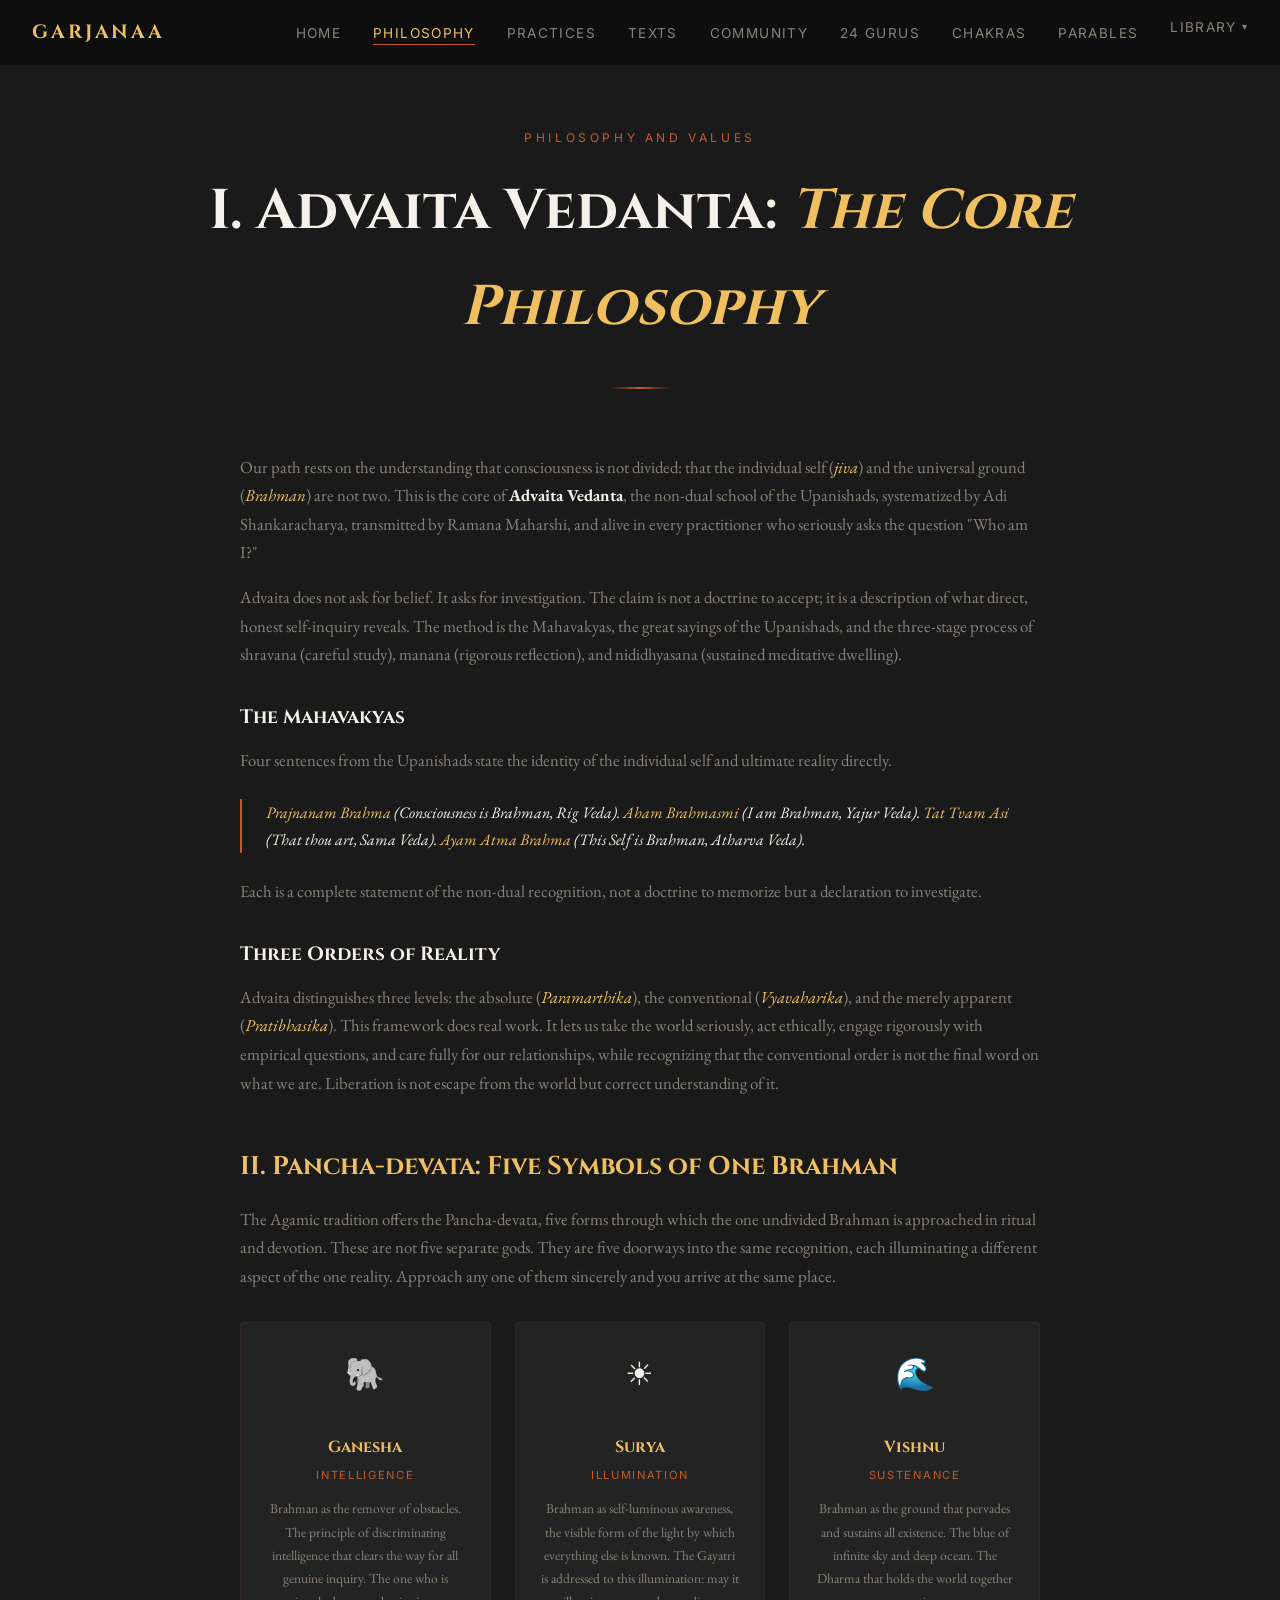
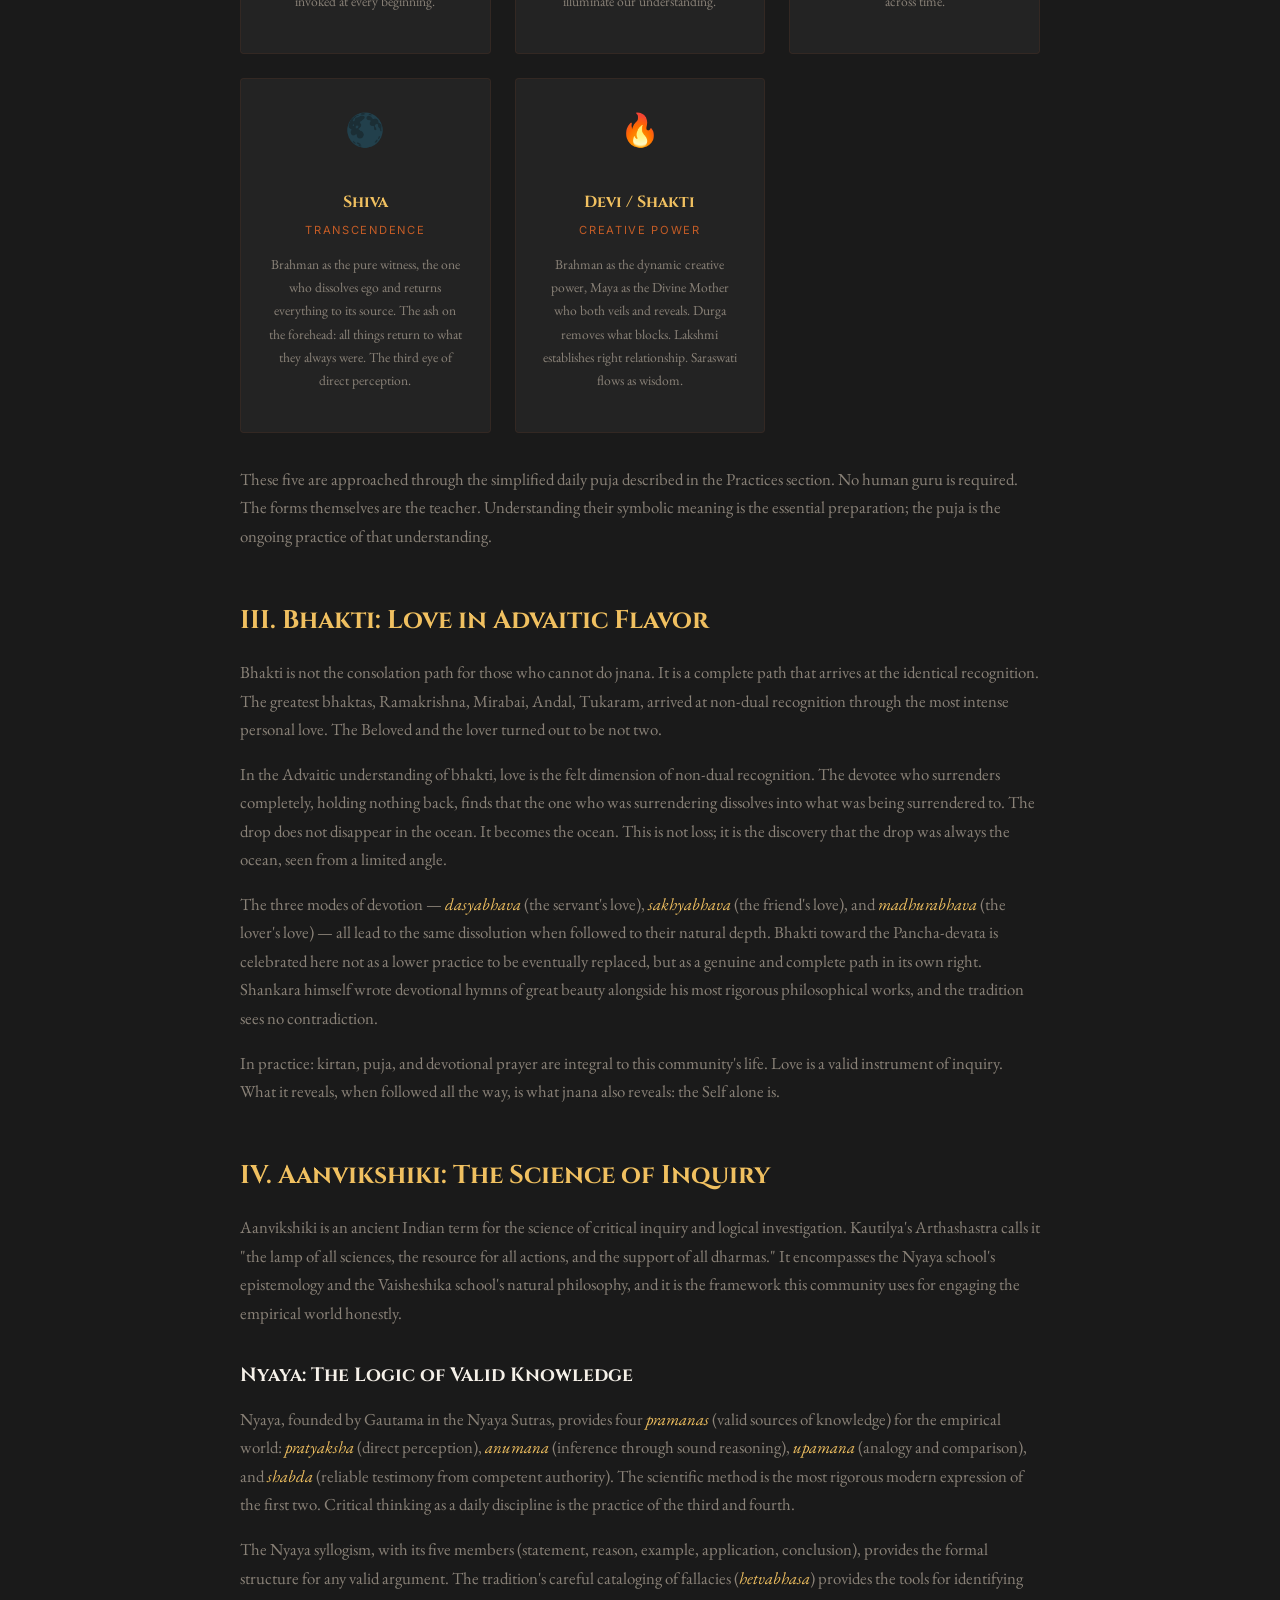
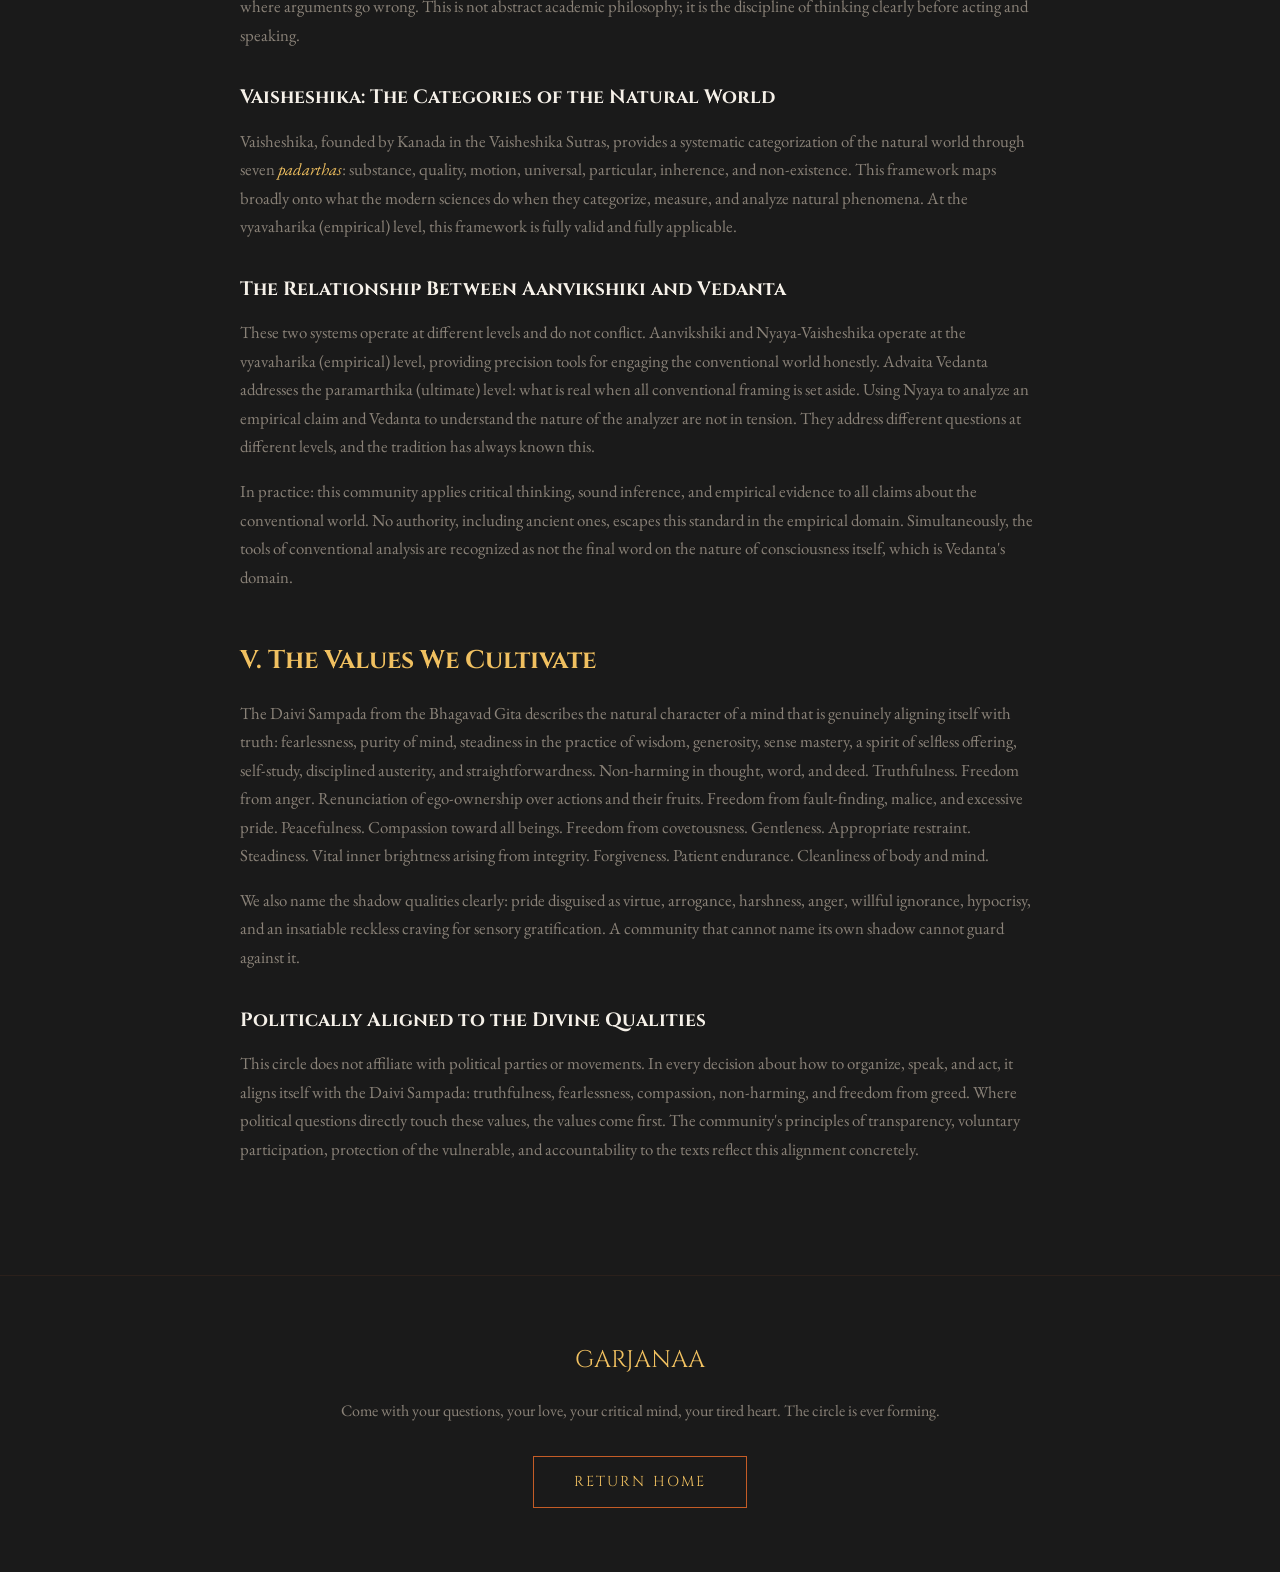
<file: philosophy.html>
<!DOCTYPE html>
<html lang="en">
<head>
<meta charset="UTF-8">
<meta name="viewport" content="width=device-width, initial-scale=1.0">
<title>Philosophy and Values — GARJANAA</title>
<meta name="description" content="The philosophy and values of Garjanaa: Advaita Vedanta, the Pancha-devata, Aanvikshiki inquiry, and the core commitments of the path.">
<link rel="canonical" href="https://garjanaa.github.io/philosophy.html">
<meta property="og:title" content="Philosophy and Values — GARJANAA">
<meta property="og:description" content="The philosophy and values of Garjanaa: Advaita Vedanta, the Pancha-devata, Aanvikshiki inquiry, and the core commitments of the path.">
<meta property="og:type" content="website">
<meta property="og:url" content="https://garjanaa.github.io/philosophy.html">
<meta property="og:image" content="https://garjanaa.github.io/og-image.jpg">
<meta name="twitter:card" content="summary_large_image">
<link rel="icon" href="favicon.svg" type="image/svg+xml">
<link rel="preconnect" href="https://fonts.googleapis.com">
<link href="https://fonts.googleapis.com/css2?family=Cinzel:wght@400;700;900&family=EB+Garamond:ital,wght@0,400;0,600;1,400&family=Inter:wght@300;400;500;600&display=swap" rel="stylesheet">
<link rel="stylesheet" href="style.css">
</head>
<body>

<nav id="navbar">
<div class="nav-inner">
<a href="index.html" class="nav-logo">GARJANAA</a>
<button class="nav-toggle" aria-label="Toggle menu" aria-expanded="false" aria-controls="nav-links"><span></span></button>
<ul class="nav-links" id="nav-links">
<li><a href="index.html">Home</a></li>
<li><a href="philosophy.html" class="current">Philosophy</a></li>
<li><a href="practices.html">Practices</a></li>
<li><a href="texts.html">Texts</a></li>
<li><a href="community.html">Community</a></li>
<li><a href="gurus.html">24 Gurus</a></li>
<li><a href="chakras.html">Chakras</a></li>
<li><a href="parables.html">Parables</a></li>
<li class="nav-dropdown">
<button class="dropdown-trigger" type="button" aria-haspopup="true" aria-expanded="false">Library</button>
<ul class="dropdown-menu">
<li><a href="advait.html">Advaita Guide</a></li>
<li><a href="garjanaa-document.html">Complete Document</a></li>
<li><a href="ladder.html">The Ladder</a></li>
<li><a href="codes-of-conduct.html">Code of Conduct</a></li>
</ul>
</li>
</ul>
</div>
</nav>
<div class="nav-overlay"></div>

<section class="philosophy-section" style="padding-top: 8rem;">
<div class="section-header fade-in">
<p class="section-label">Philosophy and Values</p>
<h1 class="section-title">I. Advaita Vedanta: <em>The Core Philosophy</em></h1>
<div class="section-divider"></div>
</div>

<div class="philosophy-content fade-in">
<p>Our path rests on the understanding that consciousness is not divided: that the individual self (<em>jiva</em>) and the universal ground (<em>Brahman</em>) are not two. This is the core of <strong>Advaita Vedanta</strong>, the non-dual school of the Upanishads, systematized by Adi Shankaracharya, transmitted by Ramana Maharshi, and alive in every practitioner who seriously asks the question "Who am I?"</p>

<p>Advaita does not ask for belief. It asks for investigation. The claim is not a doctrine to accept; it is a description of what direct, honest self-inquiry reveals. The method is the Mahavakyas, the great sayings of the Upanishads, and the three-stage process of shravana (careful study), manana (rigorous reflection), and nididhyasana (sustained meditative dwelling).</p>

<h3>The Mahavakyas</h3>
<p>Four sentences from the Upanishads state the identity of the individual self and ultimate reality directly.</p>
<blockquote><em>Prajnanam Brahma</em> (Consciousness is Brahman, Rig Veda). <em>Aham Brahmasmi</em> (I am Brahman, Yajur Veda). <em>Tat Tvam Asi</em> (That thou art, Sama Veda). <em>Ayam Atma Brahma</em> (This Self is Brahman, Atharva Veda).</blockquote>
<p>Each is a complete statement of the non-dual recognition, not a doctrine to memorize but a declaration to investigate.</p>

<h3>Three Orders of Reality</h3>
<p>Advaita distinguishes three levels: the absolute (<em>Paramarthika</em>), the conventional (<em>Vyavaharika</em>), and the merely apparent (<em>Pratibhasika</em>). This framework does real work. It lets us take the world seriously, act ethically, engage rigorously with empirical questions, and care fully for our relationships, while recognizing that the conventional order is not the final word on what we are. Liberation is not escape from the world but correct understanding of it.</p>

<h2>II. Pancha-devata: Five Symbols of One Brahman</h2>
<p>The Agamic tradition offers the Pancha-devata, five forms through which the one undivided Brahman is approached in ritual and devotion. These are not five separate gods. They are five doorways into the same recognition, each illuminating a different aspect of the one reality. Approach any one of them sincerely and you arrive at the same place.</p>

<div class="devata-grid">
<div class="devata-card fade-in">
<div class="devata-symbol">&#128024;</div>
<h3>Ganesha</h3>
<p class="devata-quality">Intelligence</p>
<p>Brahman as the remover of obstacles. The principle of discriminating intelligence that clears the way for all genuine inquiry. The one who is invoked at every beginning.</p>
</div>
<div class="devata-card fade-in">
<div class="devata-symbol">&#9728;</div>
<h3>Surya</h3>
<p class="devata-quality">Illumination</p>
<p>Brahman as self-luminous awareness, the visible form of the light by which everything else is known. The Gayatri is addressed to this illumination: may it illuminate our understanding.</p>
</div>
<div class="devata-card fade-in">
<div class="devata-symbol">&#127754;</div>
<h3>Vishnu</h3>
<p class="devata-quality">Sustenance</p>
<p>Brahman as the ground that pervades and sustains all existence. The blue of infinite sky and deep ocean. The Dharma that holds the world together across time.</p>
</div>
<div class="devata-card fade-in">
<div class="devata-symbol">&#127761;</div>
<h3>Shiva</h3>
<p class="devata-quality">Transcendence</p>
<p>Brahman as the pure witness, the one who dissolves ego and returns everything to its source. The ash on the forehead: all things return to what they always were. The third eye of direct perception.</p>
</div>
<div class="devata-card fade-in">
<div class="devata-symbol">&#128293;</div>
<h3>Devi / Shakti</h3>
<p class="devata-quality">Creative Power</p>
<p>Brahman as the dynamic creative power, Maya as the Divine Mother who both veils and reveals. Durga removes what blocks. Lakshmi establishes right relationship. Saraswati flows as wisdom.</p>
</div>
</div>

<p>These five are approached through the simplified daily puja described in the Practices section. No human guru is required. The forms themselves are the teacher. Understanding their symbolic meaning is the essential preparation; the puja is the ongoing practice of that understanding.</p>

<h2>III. Bhakti: Love in Advaitic Flavor</h2>
<p>Bhakti is not the consolation path for those who cannot do jnana. It is a complete path that arrives at the identical recognition. The greatest bhaktas, Ramakrishna, Mirabai, Andal, Tukaram, arrived at non-dual recognition through the most intense personal love. The Beloved and the lover turned out to be not two.</p>

<p>In the Advaitic understanding of bhakti, love is the felt dimension of non-dual recognition. The devotee who surrenders completely, holding nothing back, finds that the one who was surrendering dissolves into what was being surrendered to. The drop does not disappear in the ocean. It becomes the ocean. This is not loss; it is the discovery that the drop was always the ocean, seen from a limited angle.</p>

<p>The three modes of devotion &mdash; <em>dasyabhava</em> (the servant's love), <em>sakhyabhava</em> (the friend's love), and <em>madhurabhava</em> (the lover's love) &mdash; all lead to the same dissolution when followed to their natural depth. Bhakti toward the Pancha-devata is celebrated here not as a lower practice to be eventually replaced, but as a genuine and complete path in its own right. Shankara himself wrote devotional hymns of great beauty alongside his most rigorous philosophical works, and the tradition sees no contradiction.</p>

<p>In practice: kirtan, puja, and devotional prayer are integral to this community's life. Love is a valid instrument of inquiry. What it reveals, when followed all the way, is what jnana also reveals: the Self alone is.</p>

<h2>IV. Aanvikshiki: The Science of Inquiry</h2>
<p>Aanvikshiki is an ancient Indian term for the science of critical inquiry and logical investigation. Kautilya's Arthashastra calls it "the lamp of all sciences, the resource for all actions, and the support of all dharmas." It encompasses the Nyaya school's epistemology and the Vaisheshika school's natural philosophy, and it is the framework this community uses for engaging the empirical world honestly.</p>

<h3>Nyaya: The Logic of Valid Knowledge</h3>
<p>Nyaya, founded by Gautama in the Nyaya Sutras, provides four <em>pramanas</em> (valid sources of knowledge) for the empirical world: <em>pratyaksha</em> (direct perception), <em>anumana</em> (inference through sound reasoning), <em>upamana</em> (analogy and comparison), and <em>shabda</em> (reliable testimony from competent authority). The scientific method is the most rigorous modern expression of the first two. Critical thinking as a daily discipline is the practice of the third and fourth.</p>

<p>The Nyaya syllogism, with its five members (statement, reason, example, application, conclusion), provides the formal structure for any valid argument. The tradition's careful cataloging of fallacies (<em>hetvabhasa</em>) provides the tools for identifying where arguments go wrong. This is not abstract academic philosophy; it is the discipline of thinking clearly before acting and speaking.</p>

<h3>Vaisheshika: The Categories of the Natural World</h3>
<p>Vaisheshika, founded by Kanada in the Vaisheshika Sutras, provides a systematic categorization of the natural world through seven <em>padarthas</em>: substance, quality, motion, universal, particular, inherence, and non-existence. This framework maps broadly onto what the modern sciences do when they categorize, measure, and analyze natural phenomena. At the vyavaharika (empirical) level, this framework is fully valid and fully applicable.</p>

<h3>The Relationship Between Aanvikshiki and Vedanta</h3>
<p>These two systems operate at different levels and do not conflict. Aanvikshiki and Nyaya-Vaisheshika operate at the vyavaharika (empirical) level, providing precision tools for engaging the conventional world honestly. Advaita Vedanta addresses the paramarthika (ultimate) level: what is real when all conventional framing is set aside. Using Nyaya to analyze an empirical claim and Vedanta to understand the nature of the analyzer are not in tension. They address different questions at different levels, and the tradition has always known this.</p>

<p>In practice: this community applies critical thinking, sound inference, and empirical evidence to all claims about the conventional world. No authority, including ancient ones, escapes this standard in the empirical domain. Simultaneously, the tools of conventional analysis are recognized as not the final word on the nature of consciousness itself, which is Vedanta's domain.</p>

<h2>V. The Values We Cultivate</h2>
<p>The Daivi Sampada from the Bhagavad Gita describes the natural character of a mind that is genuinely aligning itself with truth: fearlessness, purity of mind, steadiness in the practice of wisdom, generosity, sense mastery, a spirit of selfless offering, self-study, disciplined austerity, and straightforwardness. Non-harming in thought, word, and deed. Truthfulness. Freedom from anger. Renunciation of ego-ownership over actions and their fruits. Freedom from fault-finding, malice, and excessive pride. Peacefulness. Compassion toward all beings. Freedom from covetousness. Gentleness. Appropriate restraint. Steadiness. Vital inner brightness arising from integrity. Forgiveness. Patient endurance. Cleanliness of body and mind.</p>

<p>We also name the shadow qualities clearly: pride disguised as virtue, arrogance, harshness, anger, willful ignorance, hypocrisy, and an insatiable reckless craving for sensory gratification. A community that cannot name its own shadow cannot guard against it.</p>

<h3>Politically Aligned to the Divine Qualities</h3>
<p>This circle does not affiliate with political parties or movements. In every decision about how to organize, speak, and act, it aligns itself with the Daivi Sampada: truthfulness, fearlessness, compassion, non-harming, and freedom from greed. Where political questions directly touch these values, the values come first. The community's principles of transparency, voluntary participation, protection of the vulnerable, and accountability to the texts reflect this alignment concretely.</p>
</div>
</section>

<footer>
<div class="footer-title">GARJANAA</div>
<p>Come with your questions, your love, your critical mind, your tired heart. The circle is ever forming.</p>
<a href="index.html" class="footer-cta">Return Home</a>
</footer>

<script src="main.js"></script>
</body>
</html>
</file>
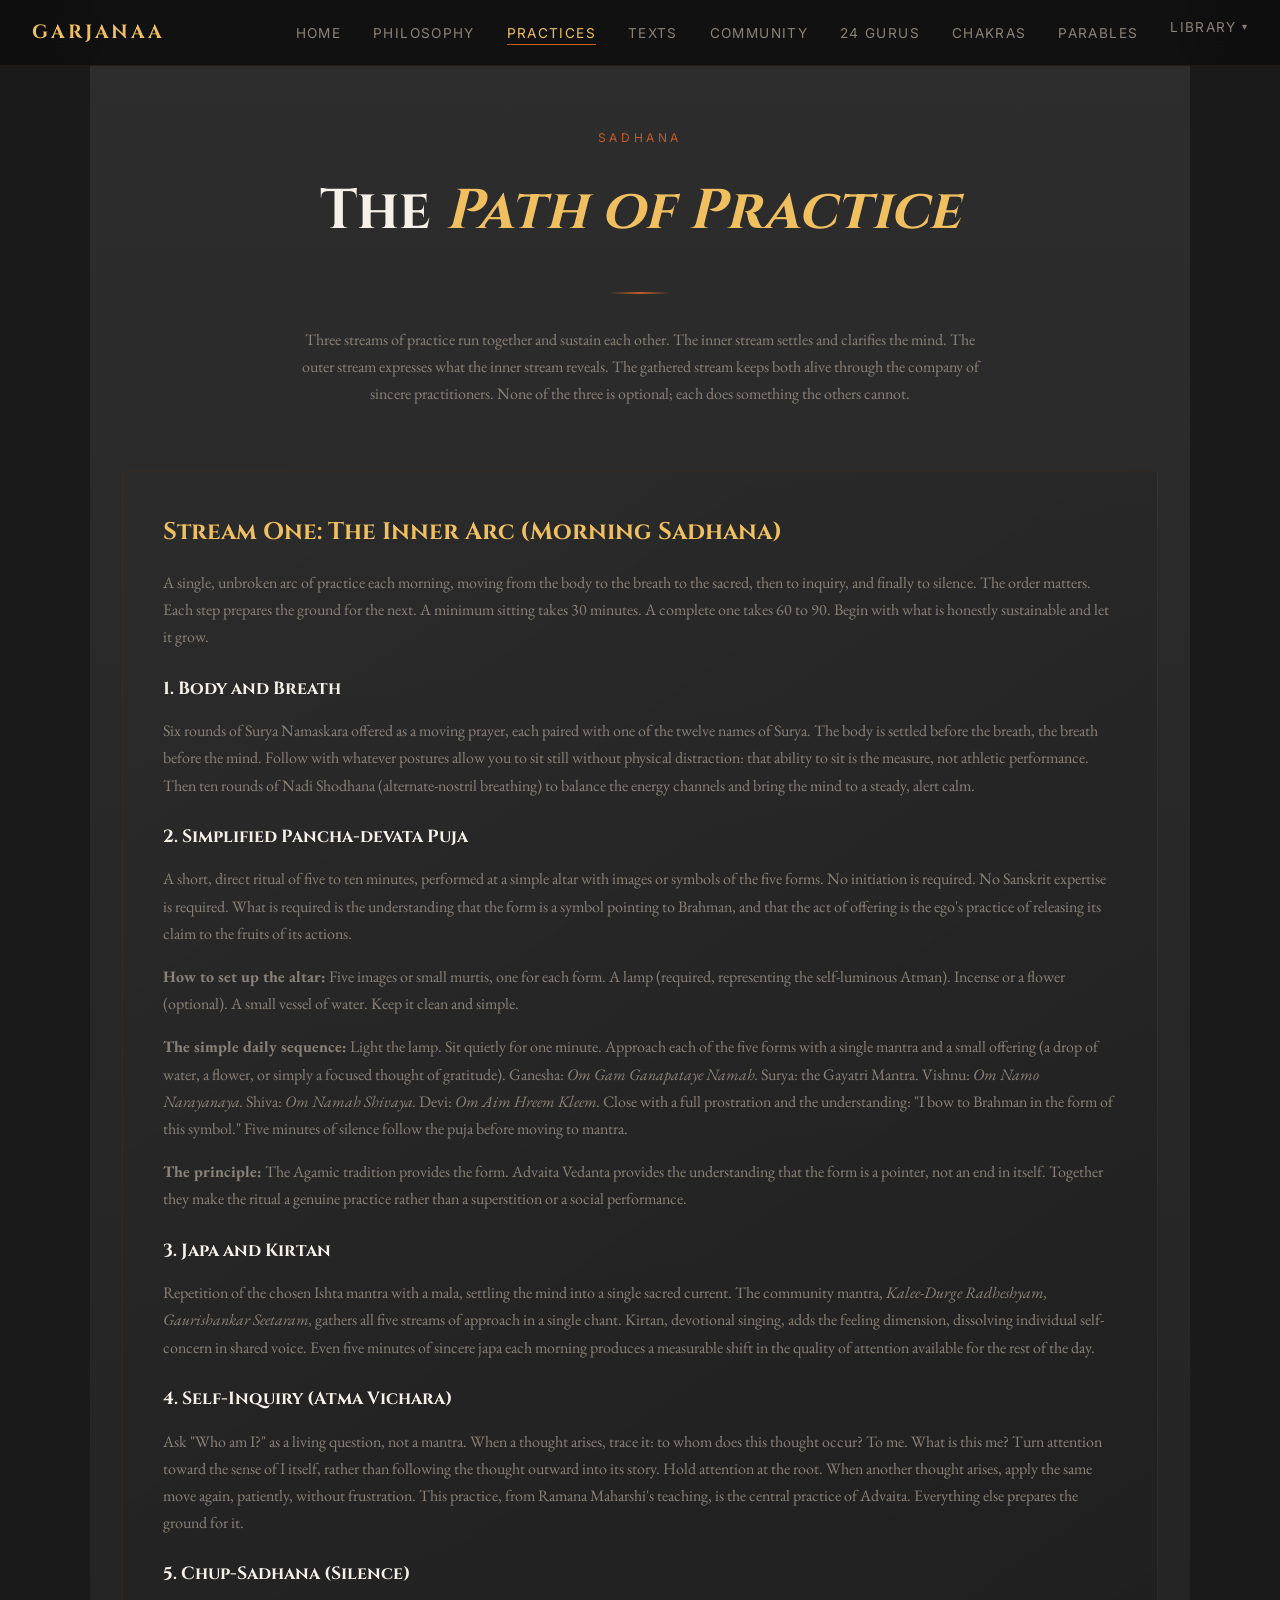
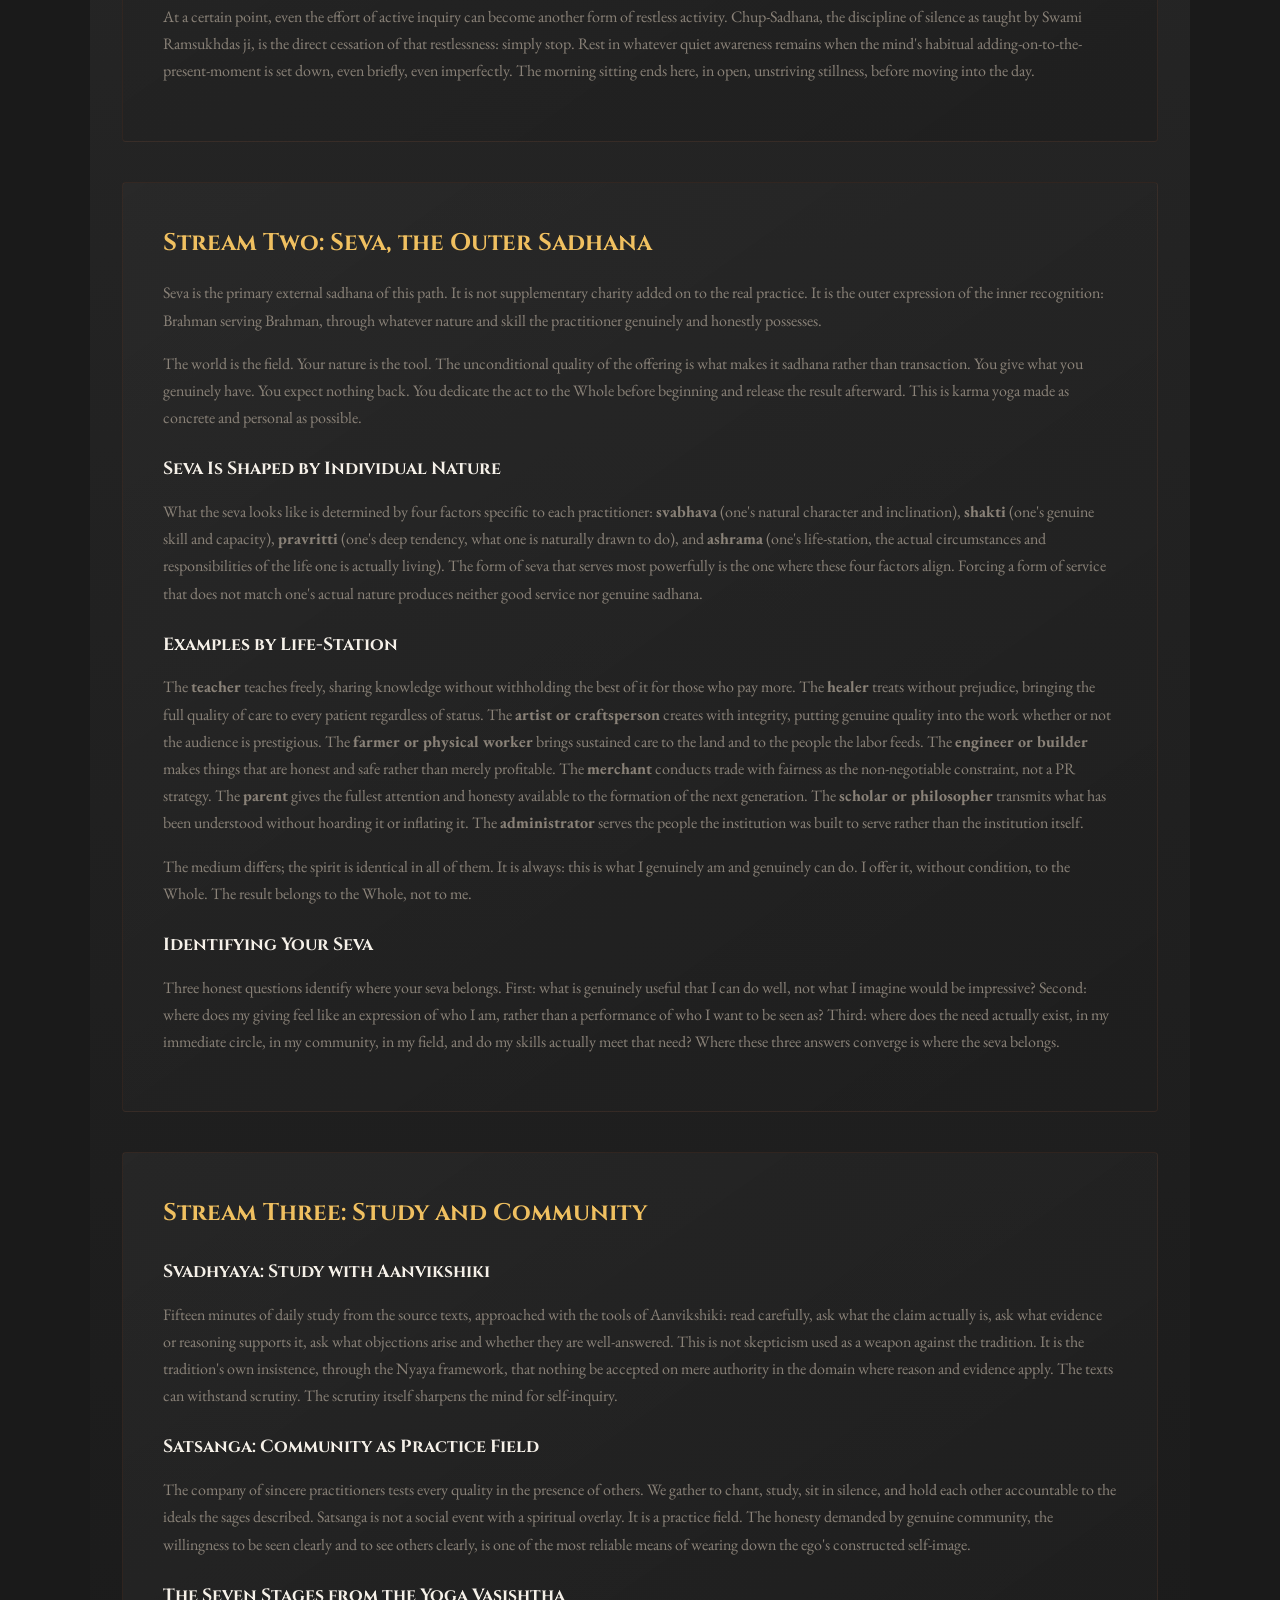
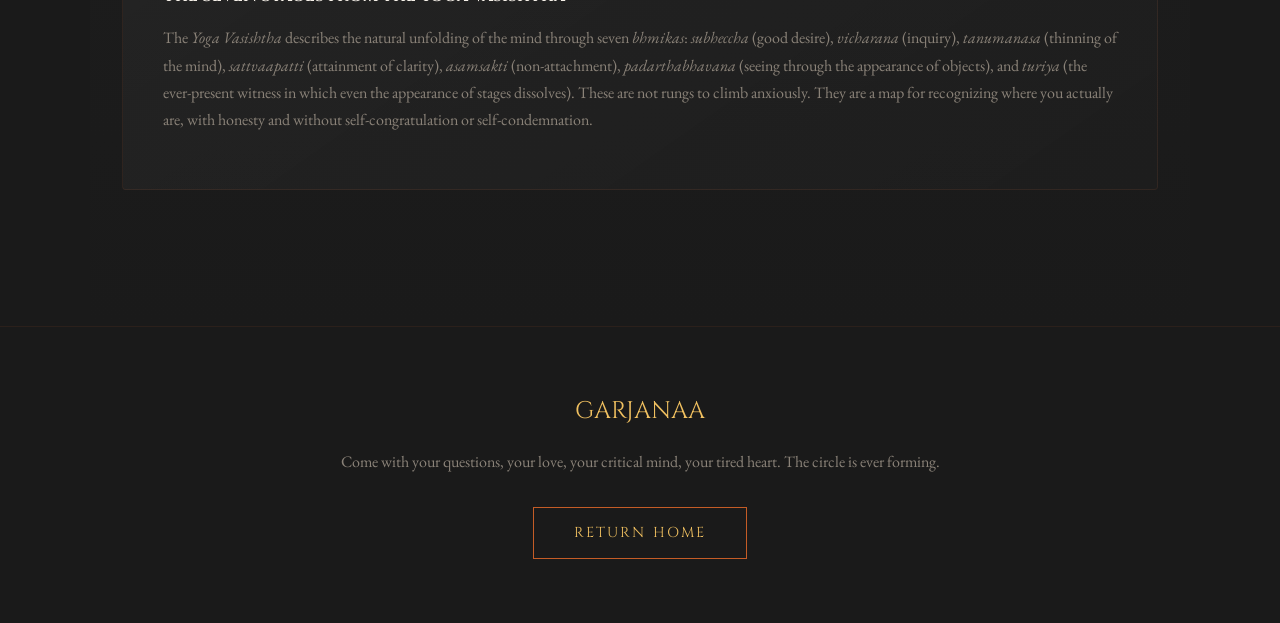
<file: practices.html>
<!DOCTYPE html>
<html lang="en">
<head>
<meta charset="UTF-8">
<meta name="viewport" content="width=device-width, initial-scale=1.0">
<title>Sadhana — GARJANAA</title>
<meta name="description" content="Sadhana: the daily and periodic practices of Garjanaa, from morning meditation to seva, japa, and satsanga.">
<link rel="canonical" href="https://garjanaa.github.io/practices.html">
<meta property="og:title" content="Sadhana — GARJANAA">
<meta property="og:description" content="Sadhana: the daily and periodic practices of Garjanaa, from morning meditation to seva, japa, and satsanga.">
<meta property="og:type" content="website">
<meta property="og:url" content="https://garjanaa.github.io/practices.html">
<meta property="og:image" content="https://garjanaa.github.io/og-image.jpg">
<meta name="twitter:card" content="summary_large_image">
<link rel="icon" href="favicon.svg" type="image/svg+xml">
<link rel="preconnect" href="https://fonts.googleapis.com">
<link href="https://fonts.googleapis.com/css2?family=Cinzel:wght@400;700;900&family=EB+Garamond:ital,wght@0,400;0,600;1,400&family=Inter:wght@300;400;500;600&display=swap" rel="stylesheet">
<link rel="stylesheet" href="style.css">
</head>
<body>

<nav id="navbar">
<div class="nav-inner">
<a href="index.html" class="nav-logo">GARJANAA</a>
<button class="nav-toggle" aria-label="Toggle menu" aria-expanded="false" aria-controls="nav-links"><span></span></button>
<ul class="nav-links" id="nav-links">
<li><a href="index.html">Home</a></li>
<li><a href="philosophy.html">Philosophy</a></li>
<li><a href="practices.html" class="current">Practices</a></li>
<li><a href="texts.html">Texts</a></li>
<li><a href="community.html">Community</a></li>
<li><a href="gurus.html">24 Gurus</a></li>
<li><a href="chakras.html">Chakras</a></li>
<li><a href="parables.html">Parables</a></li>
<li class="nav-dropdown">
<button class="dropdown-trigger" type="button" aria-haspopup="true" aria-expanded="false">Library</button>
<ul class="dropdown-menu">
<li><a href="advait.html">Advaita Guide</a></li>
<li><a href="garjanaa-document.html">Complete Document</a></li>
<li><a href="ladder.html">The Ladder</a></li>
<li><a href="codes-of-conduct.html">Code of Conduct</a></li>
</ul>
</li>
</ul>
</div>
</nav>
<div class="nav-overlay"></div>

<section class="practices-section" style="padding-top: 8rem;">
<div class="section-header fade-in">
<p class="section-label">Sadhana</p>
<h1 class="section-title">The <em>Path of Practice</em></h1>
<div class="section-divider"></div>
<p class="section-subtitle">Three streams of practice run together and sustain each other. The inner stream settles and clarifies the mind. The outer stream expresses what the inner stream reveals. The gathered stream keeps both alive through the company of sincere practitioners. None of the three is optional; each does something the others cannot.</p>
</div>

<div class="practice-stream fade-in">
<h2>Stream One: The Inner Arc (Morning Sadhana)</h2>
<p>A single, unbroken arc of practice each morning, moving from the body to the breath to the sacred, then to inquiry, and finally to silence. The order matters. Each step prepares the ground for the next. A minimum sitting takes 30 minutes. A complete one takes 60 to 90. Begin with what is honestly sustainable and let it grow.</p>

<h3>1. Body and Breath</h3>
<p>Six rounds of Surya Namaskara offered as a moving prayer, each paired with one of the twelve names of Surya. The body is settled before the breath, the breath before the mind. Follow with whatever postures allow you to sit still without physical distraction: that ability to sit is the measure, not athletic performance. Then ten rounds of Nadi Shodhana (alternate-nostril breathing) to balance the energy channels and bring the mind to a steady, alert calm.</p>

<h3>2. Simplified Pancha-devata Puja</h3>
<p>A short, direct ritual of five to ten minutes, performed at a simple altar with images or symbols of the five forms. No initiation is required. No Sanskrit expertise is required. What is required is the understanding that the form is a symbol pointing to Brahman, and that the act of offering is the ego's practice of releasing its claim to the fruits of its actions.</p>

<p><strong>How to set up the altar:</strong> Five images or small murtis, one for each form. A lamp (required, representing the self-luminous Atman). Incense or a flower (optional). A small vessel of water. Keep it clean and simple.</p>

<p><strong>The simple daily sequence:</strong> Light the lamp. Sit quietly for one minute. Approach each of the five forms with a single mantra and a small offering (a drop of water, a flower, or simply a focused thought of gratitude). Ganesha: <em>Om Gam Ganapataye Namah.</em> Surya: the Gayatri Mantra. Vishnu: <em>Om Namo Narayanaya.</em> Shiva: <em>Om Namah Shivaya.</em> Devi: <em>Om Aim Hreem Kleem.</em> Close with a full prostration and the understanding: "I bow to Brahman in the form of this symbol." Five minutes of silence follow the puja before moving to mantra.</p>

<p><strong>The principle:</strong> The Agamic tradition provides the form. Advaita Vedanta provides the understanding that the form is a pointer, not an end in itself. Together they make the ritual a genuine practice rather than a superstition or a social performance.</p>

<h3>3. Japa and Kirtan</h3>
<p>Repetition of the chosen Ishta mantra with a mala, settling the mind into a single sacred current. The community mantra, <em>Kalee-Durge Radheshyam, Gaurishankar Seetaram,</em> gathers all five streams of approach in a single chant. Kirtan, devotional singing, adds the feeling dimension, dissolving individual self-concern in shared voice. Even five minutes of sincere japa each morning produces a measurable shift in the quality of attention available for the rest of the day.</p>

<h3>4. Self-Inquiry (Atma Vichara)</h3>
<p>Ask "Who am I?" as a living question, not a mantra. When a thought arises, trace it: to whom does this thought occur? To me. What is this me? Turn attention toward the sense of I itself, rather than following the thought outward into its story. Hold attention at the root. When another thought arises, apply the same move again, patiently, without frustration. This practice, from Ramana Maharshi's teaching, is the central practice of Advaita. Everything else prepares the ground for it.</p>

<h3>5. Chup-Sadhana (Silence)</h3>
<p>At a certain point, even the effort of active inquiry can become another form of restless activity. Chup-Sadhana, the discipline of silence as taught by Swami Ramsukhdas ji, is the direct cessation of that restlessness: simply stop. Rest in whatever quiet awareness remains when the mind's habitual adding-on-to-the-present-moment is set down, even briefly, even imperfectly. The morning sitting ends here, in open, unstriving stillness, before moving into the day.</p>
</div>

<div class="practice-stream fade-in">
<h2>Stream Two: Seva, the Outer Sadhana</h2>
<p>Seva is the primary external sadhana of this path. It is not supplementary charity added on to the real practice. It is the outer expression of the inner recognition: Brahman serving Brahman, through whatever nature and skill the practitioner genuinely and honestly possesses.</p>

<p>The world is the field. Your nature is the tool. The unconditional quality of the offering is what makes it sadhana rather than transaction. You give what you genuinely have. You expect nothing back. You dedicate the act to the Whole before beginning and release the result afterward. This is karma yoga made as concrete and personal as possible.</p>

<h3>Seva Is Shaped by Individual Nature</h3>
<p>What the seva looks like is determined by four factors specific to each practitioner: <strong>svabhava</strong> (one's natural character and inclination), <strong>shakti</strong> (one's genuine skill and capacity), <strong>pravritti</strong> (one's deep tendency, what one is naturally drawn to do), and <strong>ashrama</strong> (one's life-station, the actual circumstances and responsibilities of the life one is actually living). The form of seva that serves most powerfully is the one where these four factors align. Forcing a form of service that does not match one's actual nature produces neither good service nor genuine sadhana.</p>

<h3>Examples by Life-Station</h3>
<p>The <strong>teacher</strong> teaches freely, sharing knowledge without withholding the best of it for those who pay more. The <strong>healer</strong> treats without prejudice, bringing the full quality of care to every patient regardless of status. The <strong>artist or craftsperson</strong> creates with integrity, putting genuine quality into the work whether or not the audience is prestigious. The <strong>farmer or physical worker</strong> brings sustained care to the land and to the people the labor feeds. The <strong>engineer or builder</strong> makes things that are honest and safe rather than merely profitable. The <strong>merchant</strong> conducts trade with fairness as the non-negotiable constraint, not a PR strategy. The <strong>parent</strong> gives the fullest attention and honesty available to the formation of the next generation. The <strong>scholar or philosopher</strong> transmits what has been understood without hoarding it or inflating it. The <strong>administrator</strong> serves the people the institution was built to serve rather than the institution itself.</p>

<p>The medium differs; the spirit is identical in all of them. It is always: this is what I genuinely am and genuinely can do. I offer it, without condition, to the Whole. The result belongs to the Whole, not to me.</p>

<h3>Identifying Your Seva</h3>
<p>Three honest questions identify where your seva belongs. First: what is genuinely useful that I can do well, not what I imagine would be impressive? Second: where does my giving feel like an expression of who I am, rather than a performance of who I want to be seen as? Third: where does the need actually exist, in my immediate circle, in my community, in my field, and do my skills actually meet that need? Where these three answers converge is where the seva belongs.</p>
</div>

<div class="practice-stream fade-in">
<h2>Stream Three: Study and Community</h2>

<h3>Svadhyaya: Study with Aanvikshiki</h3>
<p>Fifteen minutes of daily study from the source texts, approached with the tools of Aanvikshiki: read carefully, ask what the claim actually is, ask what evidence or reasoning supports it, ask what objections arise and whether they are well-answered. This is not skepticism used as a weapon against the tradition. It is the tradition's own insistence, through the Nyaya framework, that nothing be accepted on mere authority in the domain where reason and evidence apply. The texts can withstand scrutiny. The scrutiny itself sharpens the mind for self-inquiry.</p>

<h3>Satsanga: Community as Practice Field</h3>
<p>The company of sincere practitioners tests every quality in the presence of others. We gather to chant, study, sit in silence, and hold each other accountable to the ideals the sages described. Satsanga is not a social event with a spiritual overlay. It is a practice field. The honesty demanded by genuine community, the willingness to be seen clearly and to see others clearly, is one of the most reliable means of wearing down the ego's constructed self-image.</p>

<h3>The Seven Stages from the Yoga Vasishtha</h3>
<p>The <em>Yoga Vasishtha</em> describes the natural unfolding of the mind through seven <em>bhmikas</em>: <em>subheccha</em> (good desire), <em>vicharana</em> (inquiry), <em>tanumanasa</em> (thinning of the mind), <em>sattvaapatti</em> (attainment of clarity), <em>asamsakti</em> (non-attachment), <em>padarthabhavana</em> (seeing through the appearance of objects), and <em>turiya</em> (the ever-present witness in which even the appearance of stages dissolves). These are not rungs to climb anxiously. They are a map for recognizing where you actually are, with honesty and without self-congratulation or self-condemnation.</p>
</div>
</section>

<footer>
<div class="footer-title">GARJANAA</div>
<p>Come with your questions, your love, your critical mind, your tired heart. The circle is ever forming.</p>
<a href="index.html" class="footer-cta">Return Home</a>
</footer>

<script src="main.js"></script>
</body>
</html>
</file>
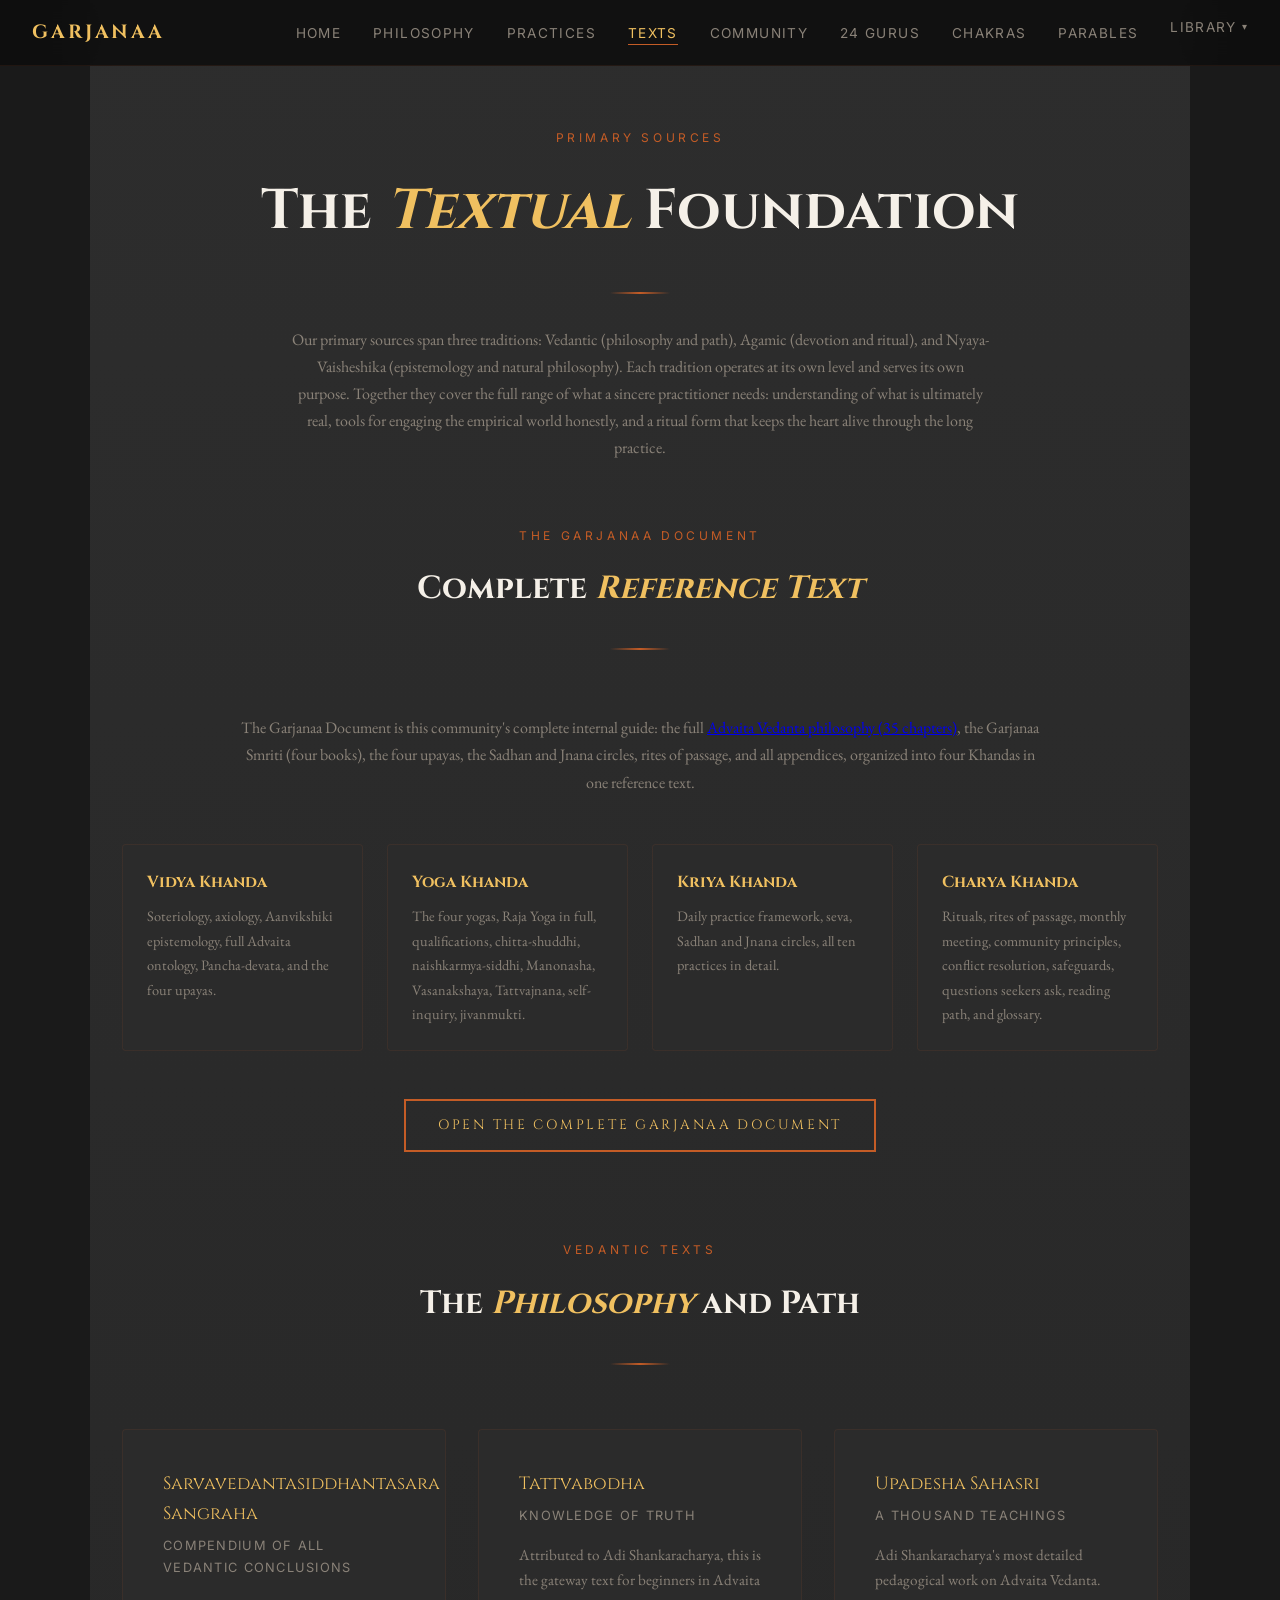
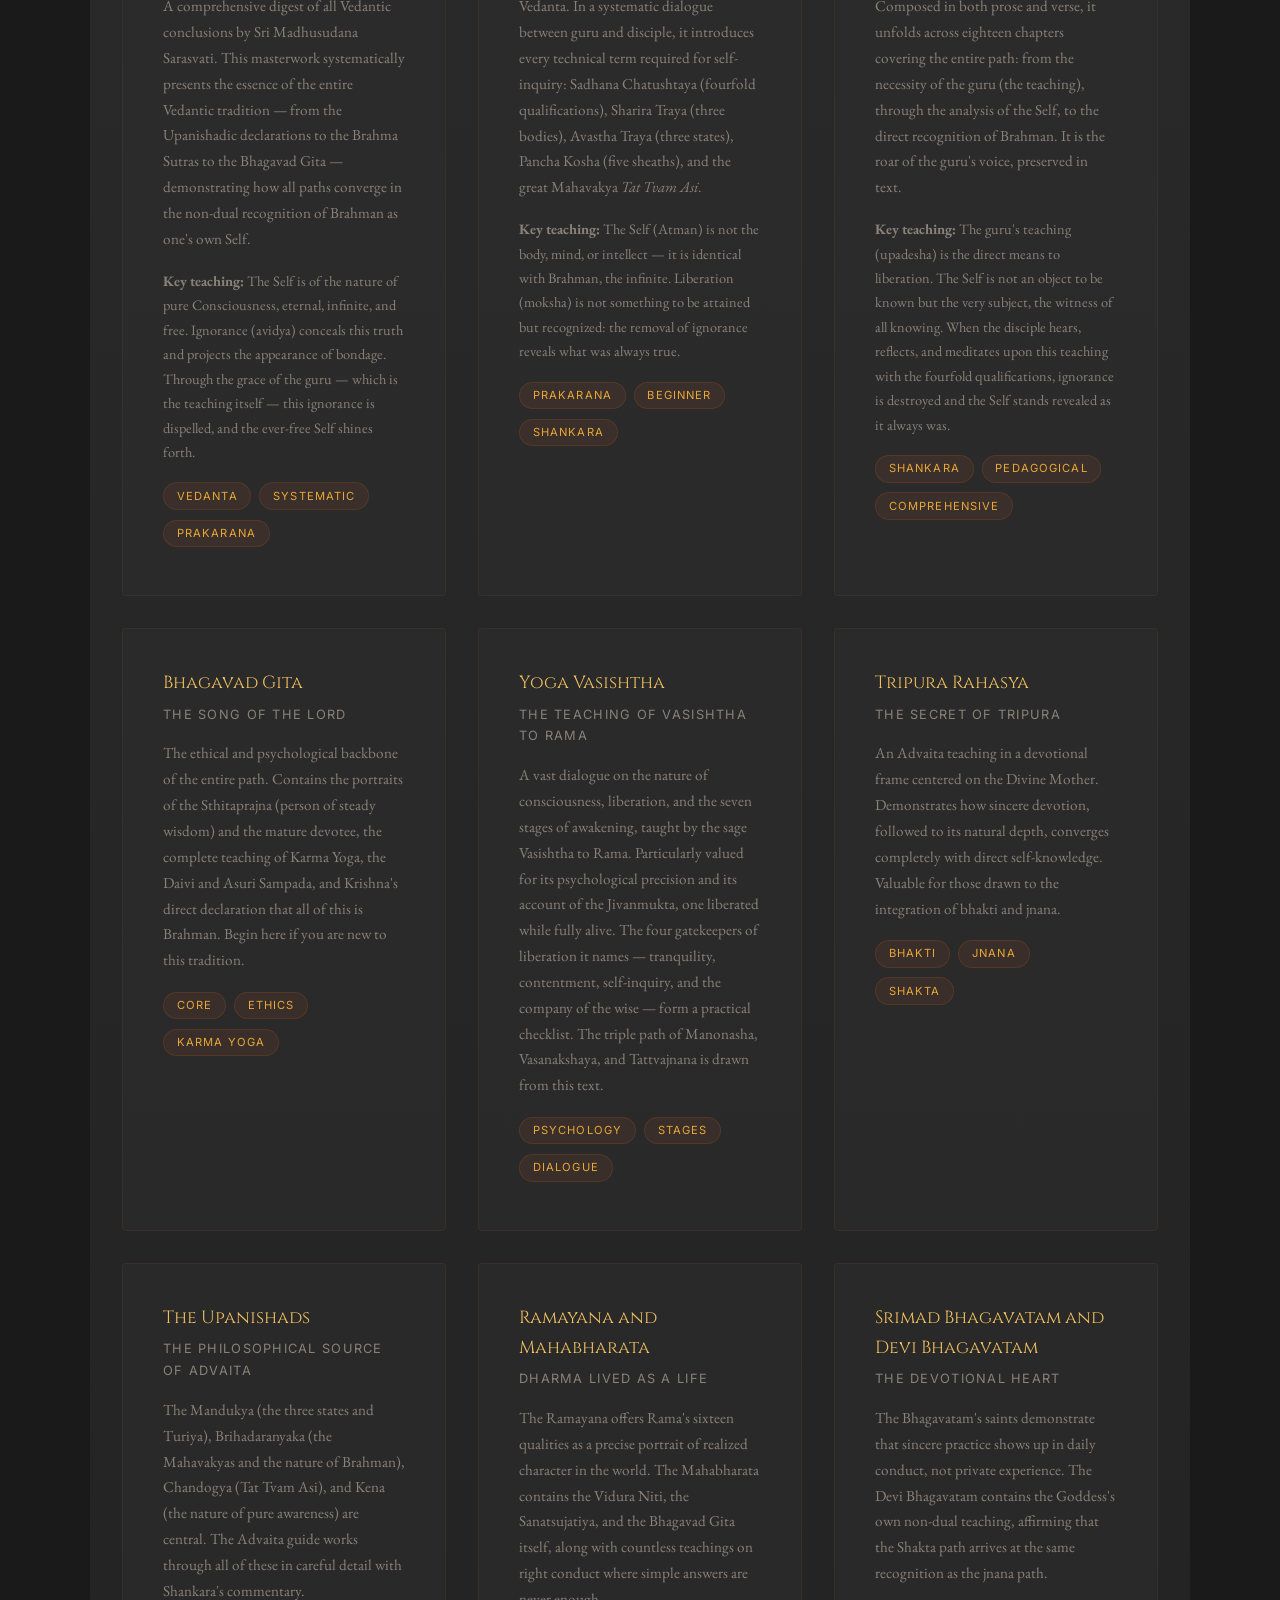
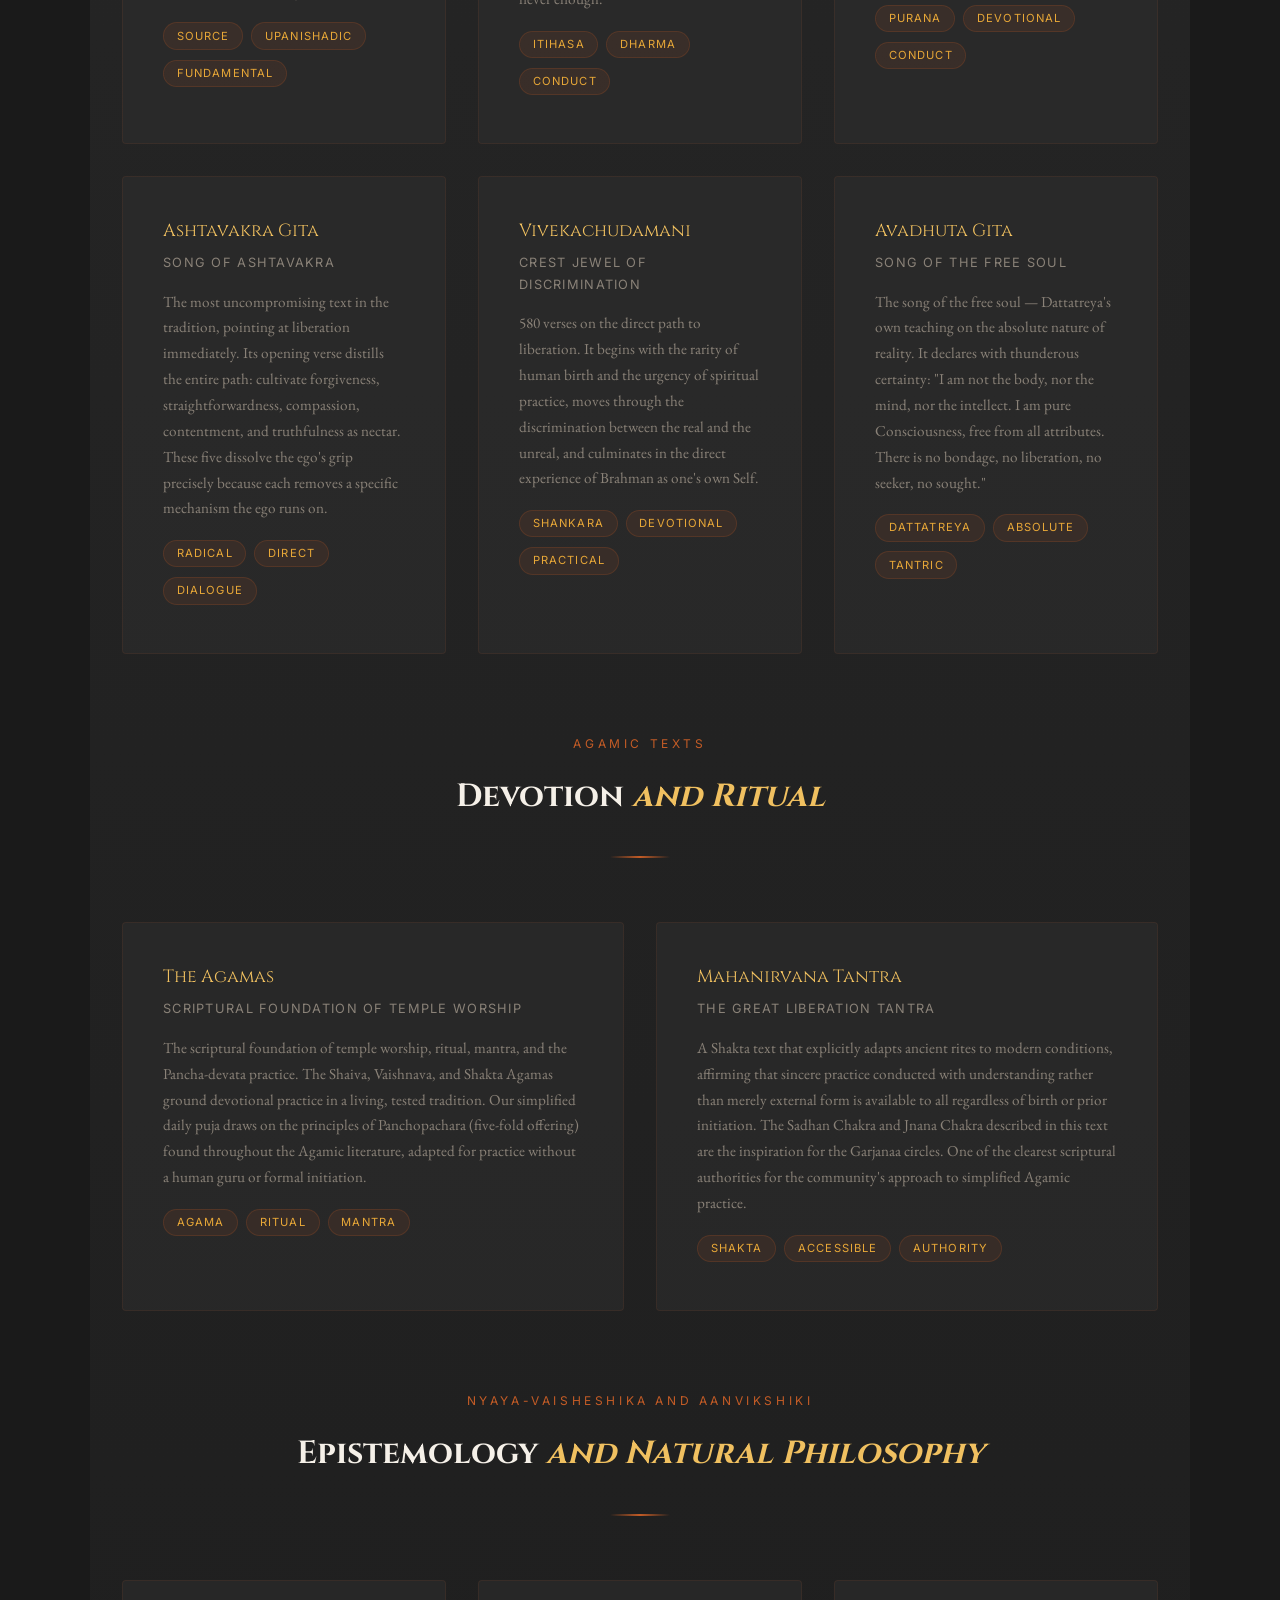
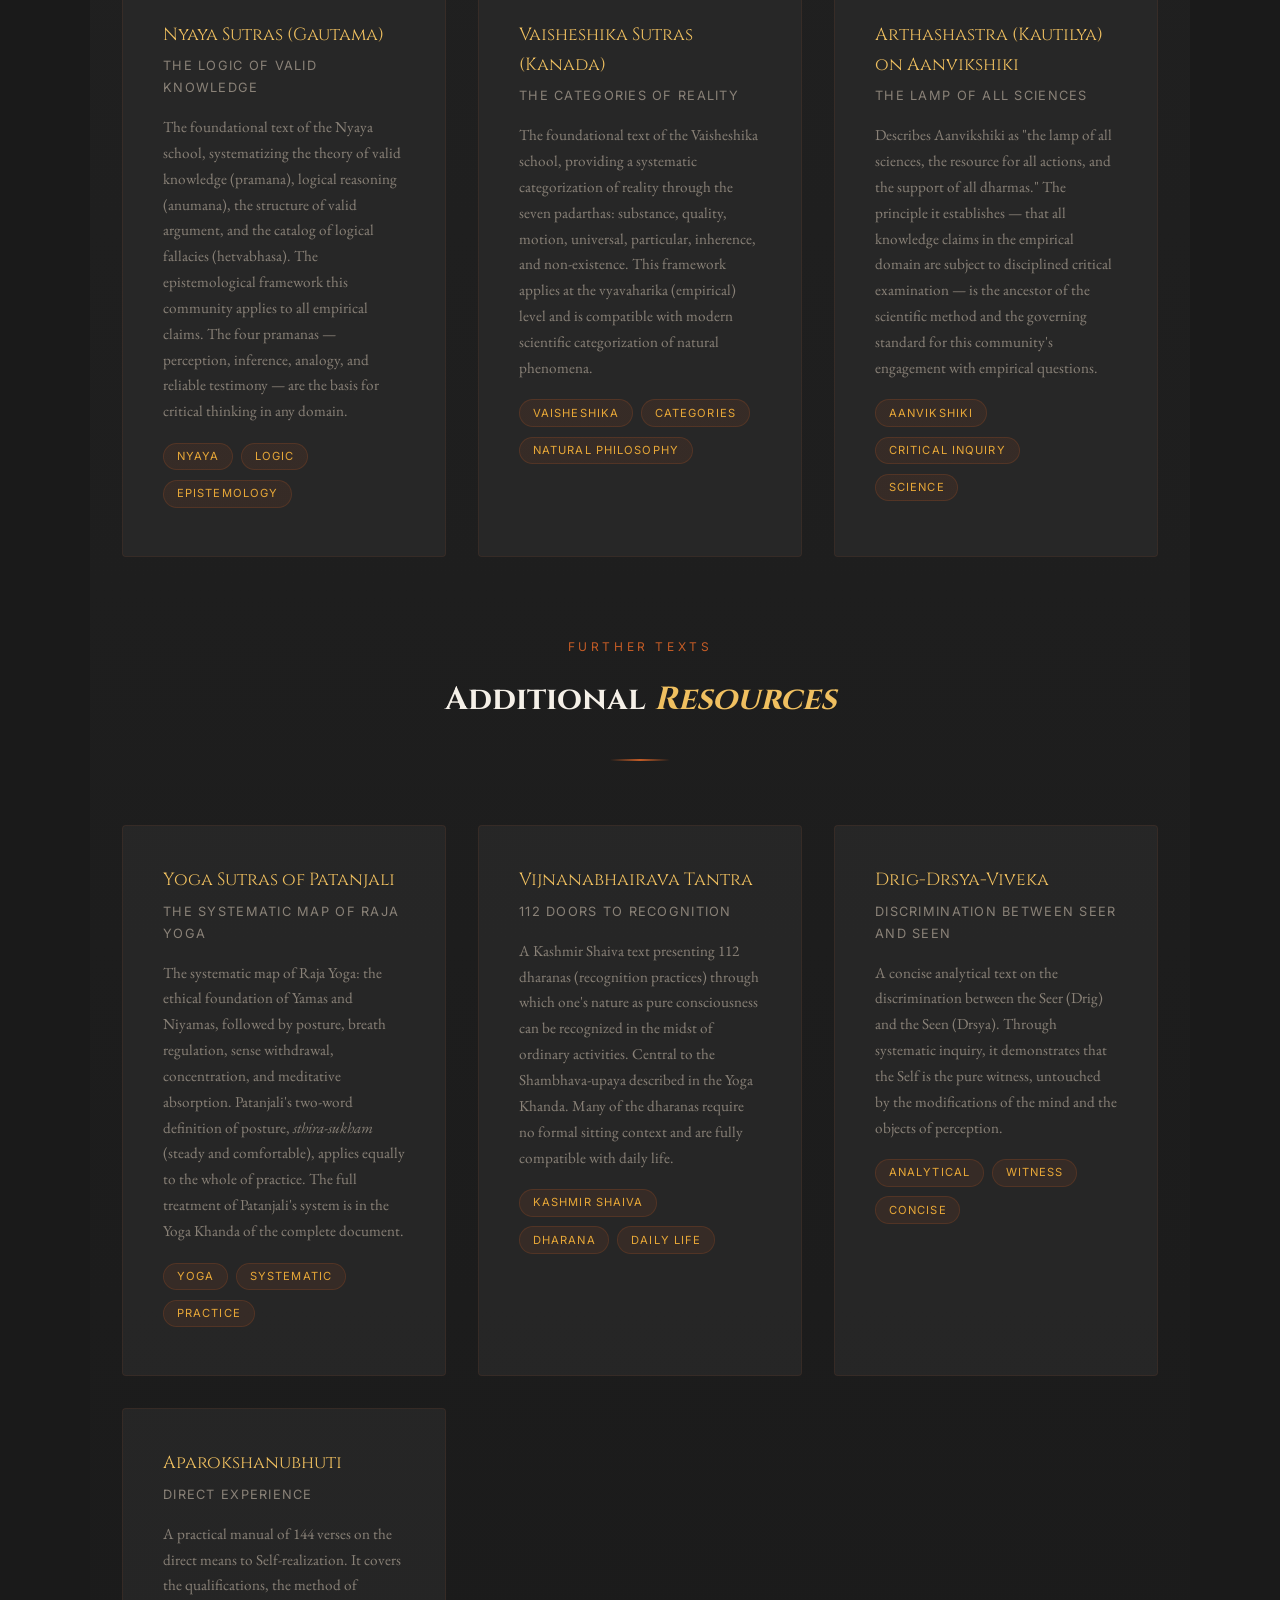
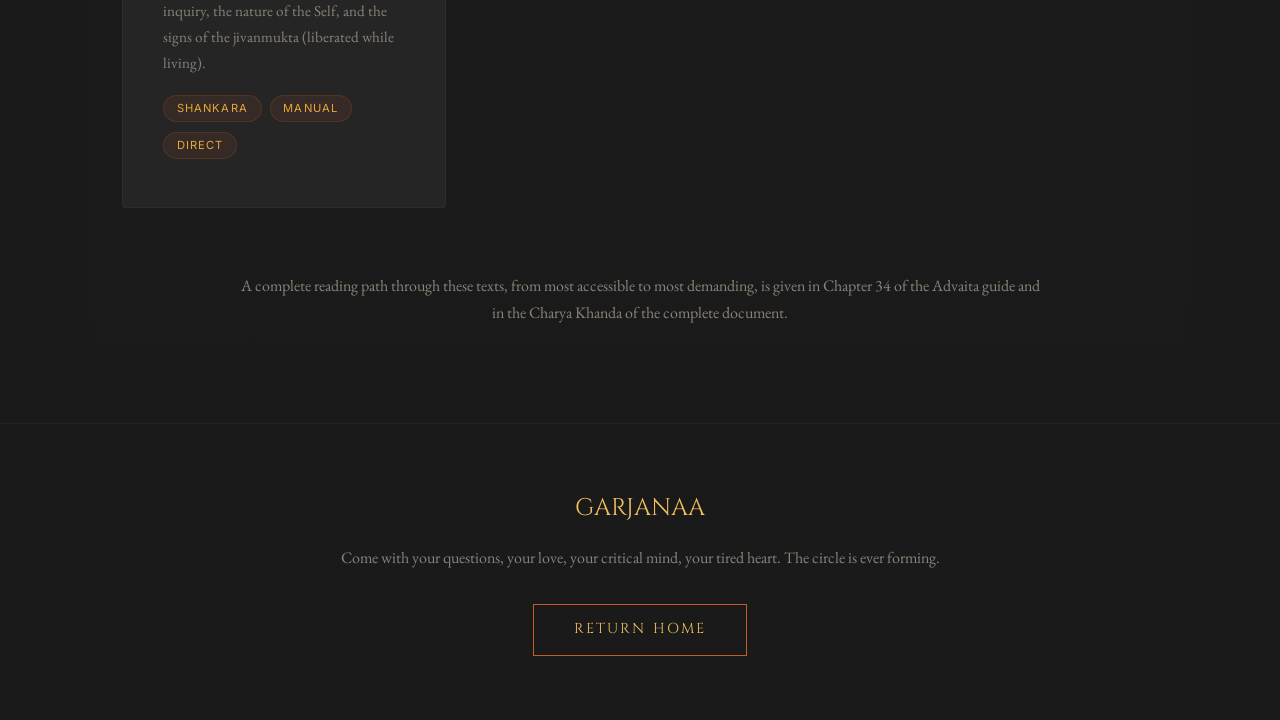
<file: texts.html>
<!DOCTYPE html>
<html lang="en">
<head>
<meta charset="UTF-8">
<meta name="viewport" content="width=device-width, initial-scale=1.0">
<title>Primary Sources — GARJANAA</title>
<meta name="description" content="The primary texts and sources behind Garjanaa: the complete Garjanaa Document, the Advaita Vedanta guide, and the classical works that ground the path.">
<link rel="canonical" href="https://garjanaa.github.io/texts.html">
<meta property="og:title" content="Primary Sources — GARJANAA">
<meta property="og:description" content="The primary texts and sources behind Garjanaa: the complete Garjanaa Document, the Advaita Vedanta guide, and the classical works that ground the path.">
<meta property="og:type" content="website">
<meta property="og:url" content="https://garjanaa.github.io/texts.html">
<meta property="og:image" content="https://garjanaa.github.io/og-image.jpg">
<meta name="twitter:card" content="summary_large_image">
<link rel="icon" href="favicon.svg" type="image/svg+xml">
<link rel="preconnect" href="https://fonts.googleapis.com">
<link href="https://fonts.googleapis.com/css2?family=Cinzel:wght@400;700;900&family=EB+Garamond:ital,wght@0,400;0,600;1,400&family=Inter:wght@300;400;500;600&display=swap" rel="stylesheet">
<link rel="stylesheet" href="style.css">
</head>
<body>

<nav id="navbar">
<div class="nav-inner">
<a href="index.html" class="nav-logo">GARJANAA</a>
<button class="nav-toggle" aria-label="Toggle menu" aria-expanded="false" aria-controls="nav-links"><span></span></button>
<ul class="nav-links" id="nav-links">
<li><a href="index.html">Home</a></li>
<li><a href="philosophy.html">Philosophy</a></li>
<li><a href="practices.html">Practices</a></li>
<li><a href="texts.html" class="current">Texts</a></li>
<li><a href="community.html">Community</a></li>
<li><a href="gurus.html">24 Gurus</a></li>
<li><a href="chakras.html">Chakras</a></li>
<li><a href="parables.html">Parables</a></li>
<li class="nav-dropdown">
<button class="dropdown-trigger" type="button" aria-haspopup="true" aria-expanded="false">Library</button>
<ul class="dropdown-menu">
<li><a href="advait.html">Advaita Guide</a></li>
<li><a href="garjanaa-document.html">Complete Document</a></li>
<li><a href="ladder.html">The Ladder</a></li>
<li><a href="codes-of-conduct.html">Code of Conduct</a></li>
</ul>
</li>
</ul>
</div>
</nav>
<div class="nav-overlay"></div>

<section class="texts-section" style="padding-top: 8rem;">
<div class="section-header fade-in">
<p class="section-label">Primary Sources</p>
<h1 class="section-title">The <em>Textual</em> Foundation</h1>
<div class="section-divider"></div>
<p class="section-subtitle">Our primary sources span three traditions: Vedantic (philosophy and path), Agamic (devotion and ritual), and Nyaya-Vaisheshika (epistemology and natural philosophy). Each tradition operates at its own level and serves its own purpose. Together they cover the full range of what a sincere practitioner needs: understanding of what is ultimately real, tools for engaging the empirical world honestly, and a ritual form that keeps the heart alive through the long practice.</p>
</div>

<div class="section-header fade-in" style="margin-top: 4rem;">
<p class="section-label">The Garjanaa Document</p>
<h2 class="section-title" style="font-size: 2rem;">Complete <em>Reference Text</em></h2>
<div class="section-divider"></div>
</div>

<div style="max-width: 800px; margin: 0 auto 3rem; text-align: center; color: var(--stone);">
<p>The Garjanaa Document is this community's complete internal guide: the full <a href="advait.html">Advaita Vedanta philosophy (35 chapters)</a>, the Garjanaa Smriti (four books), the four upayas, the Sadhan and Jnana circles, rites of passage, and all appendices, organized into four Khandas in one reference text.</p>
</div>

<div class="khanda-grid">
<div class="khanda-card fade-in">
<h3>Vidya Khanda</h3>
<p>Soteriology, axiology, Aanvikshiki epistemology, full Advaita ontology, Pancha-devata, and the four upayas.</p>
</div>
<div class="khanda-card fade-in">
<h3>Yoga Khanda</h3>
<p>The four yogas, Raja Yoga in full, qualifications, chitta-shuddhi, naishkarmya-siddhi, Manonasha, Vasanakshaya, Tattvajnana, self-inquiry, jivanmukti.</p>
</div>
<div class="khanda-card fade-in">
<h3>Kriya Khanda</h3>
<p>Daily practice framework, seva, Sadhan and Jnana circles, all ten practices in detail.</p>
</div>
<div class="khanda-card fade-in">
<h3>Charya Khanda</h3>
<p>Rituals, rites of passage, monthly meeting, community principles, conflict resolution, safeguards, questions seekers ask, reading path, and glossary.</p>
</div>
</div>

<div style="text-align: center; margin: 3rem 0;">
<a href="garjanaa-document.html" class="hero-cta" style="font-size: 0.85rem; padding: 0.8rem 2rem;">Open the Complete Garjanaa Document</a>
</div>

<div class="section-header fade-in" style="margin-top: 5rem;">
<p class="section-label">Vedantic Texts</p>
<h2 class="section-title" style="font-size: 2rem;">The <em>Philosophy</em> and Path</h2>
<div class="section-divider"></div>
</div>

<div class="texts-grid">
<div class="text-card fade-in">
<div class="sanskrit-title">Sarvavedantasiddhantasara Sangraha</div>
<div class="english-title">Compendium of All Vedantic Conclusions</div>
<p>A comprehensive digest of all Vedantic conclusions by Sri Madhusudana Sarasvati. This masterwork systematically presents the essence of the entire Vedantic tradition &mdash; from the Upanishadic declarations to the Brahma Sutras to the Bhagavad Gita &mdash; demonstrating how all paths converge in the non-dual recognition of Brahman as one's own Self.</p>
<p style="font-size: 0.9rem; color: var(--stone);"><strong>Key teaching:</strong> The Self is of the nature of pure Consciousness, eternal, infinite, and free. Ignorance (avidya) conceals this truth and projects the appearance of bondage. Through the grace of the guru &mdash; which is the teaching itself &mdash; this ignorance is dispelled, and the ever-free Self shines forth.</p>
<div style="margin-top: 1rem;">
<span class="tag">Vedanta</span><span class="tag">Systematic</span><span class="tag">Prakarana</span>
</div>
</div>

<div class="text-card fade-in">
<div class="sanskrit-title">Tattvabodha</div>
<div class="english-title">Knowledge of Truth</div>
<p>Attributed to Adi Shankaracharya, this is the gateway text for beginners in Advaita Vedanta. In a systematic dialogue between guru and disciple, it introduces every technical term required for self-inquiry: Sadhana Chatushtaya (fourfold qualifications), Sharira Traya (three bodies), Avastha Traya (three states), Pancha Kosha (five sheaths), and the great Mahavakya <em>Tat Tvam Asi</em>.</p>
<p style="font-size: 0.9rem; color: var(--stone);"><strong>Key teaching:</strong> The Self (Atman) is not the body, mind, or intellect &mdash; it is identical with Brahman, the infinite. Liberation (moksha) is not something to be attained but recognized: the removal of ignorance reveals what was always true.</p>
<div style="margin-top: 1rem;">
<span class="tag">Prakarana</span><span class="tag">Beginner</span><span class="tag">Shankara</span>
</div>
</div>

<div class="text-card fade-in">
<div class="sanskrit-title">Upadesha Sahasri</div>
<div class="english-title">A Thousand Teachings</div>
<p>Adi Shankaracharya's most detailed pedagogical work on Advaita Vedanta. Composed in both prose and verse, it unfolds across eighteen chapters covering the entire path: from the necessity of the guru (the teaching), through the analysis of the Self, to the direct recognition of Brahman. It is the roar of the guru's voice, preserved in text.</p>
<p style="font-size: 0.9rem; color: var(--stone);"><strong>Key teaching:</strong> The guru's teaching (upadesha) is the direct means to liberation. The Self is not an object to be known but the very subject, the witness of all knowing. When the disciple hears, reflects, and meditates upon this teaching with the fourfold qualifications, ignorance is destroyed and the Self stands revealed as it always was.</p>
<div style="margin-top: 1rem;">
<span class="tag">Shankara</span><span class="tag">Pedagogical</span><span class="tag">Comprehensive</span>
</div>
</div>

<div class="text-card fade-in">
<div class="sanskrit-title">Bhagavad Gita</div>
<div class="english-title">The Song of the Lord</div>
<p>The ethical and psychological backbone of the entire path. Contains the portraits of the Sthitaprajna (person of steady wisdom) and the mature devotee, the complete teaching of Karma Yoga, the Daivi and Asuri Sampada, and Krishna's direct declaration that all of this is Brahman. Begin here if you are new to this tradition.</p>
<div style="margin-top: 1rem;">
<span class="tag">Core</span><span class="tag">Ethics</span><span class="tag">Karma Yoga</span>
</div>
</div>

<div class="text-card fade-in">
<div class="sanskrit-title">Yoga Vasishtha</div>
<div class="english-title">The Teaching of Vasishtha to Rama</div>
<p>A vast dialogue on the nature of consciousness, liberation, and the seven stages of awakening, taught by the sage Vasishtha to Rama. Particularly valued for its psychological precision and its account of the Jivanmukta, one liberated while fully alive. The four gatekeepers of liberation it names &mdash; tranquility, contentment, self-inquiry, and the company of the wise &mdash; form a practical checklist. The triple path of Manonasha, Vasanakshaya, and Tattvajnana is drawn from this text.</p>
<div style="margin-top: 1rem;">
<span class="tag">Psychology</span><span class="tag">Stages</span><span class="tag">Dialogue</span>
</div>
</div>

<div class="text-card fade-in">
<div class="sanskrit-title">Tripura Rahasya</div>
<div class="english-title">The Secret of Tripura</div>
<p>An Advaita teaching in a devotional frame centered on the Divine Mother. Demonstrates how sincere devotion, followed to its natural depth, converges completely with direct self-knowledge. Valuable for those drawn to the integration of bhakti and jnana.</p>
<div style="margin-top: 1rem;">
<span class="tag">Bhakti</span><span class="tag">Jnana</span><span class="tag">Shakta</span>
</div>
</div>

<div class="text-card fade-in">
<div class="sanskrit-title">The Upanishads</div>
<div class="english-title">The Philosophical Source of Advaita</div>
<p>The Mandukya (the three states and Turiya), Brihadaranyaka (the Mahavakyas and the nature of Brahman), Chandogya (Tat Tvam Asi), and Kena (the nature of pure awareness) are central. The Advaita guide works through all of these in careful detail with Shankara's commentary.</p>
<div style="margin-top: 1rem;">
<span class="tag">Source</span><span class="tag">Upanishadic</span><span class="tag">Fundamental</span>
</div>
</div>

<div class="text-card fade-in">
<div class="sanskrit-title">Ramayana and Mahabharata</div>
<div class="english-title">Dharma Lived as a Life</div>
<p>The Ramayana offers Rama's sixteen qualities as a precise portrait of realized character in the world. The Mahabharata contains the Vidura Niti, the Sanatsujatiya, and the Bhagavad Gita itself, along with countless teachings on right conduct where simple answers are never enough.</p>
<div style="margin-top: 1rem;">
<span class="tag">Itihasa</span><span class="tag">Dharma</span><span class="tag">Conduct</span>
</div>
</div>

<div class="text-card fade-in">
<div class="sanskrit-title">Srimad Bhagavatam and Devi Bhagavatam</div>
<div class="english-title">The Devotional Heart</div>
<p>The Bhagavatam's saints demonstrate that sincere practice shows up in daily conduct, not private experience. The Devi Bhagavatam contains the Goddess's own non-dual teaching, affirming that the Shakta path arrives at the same recognition as the jnana path.</p>
<div style="margin-top: 1rem;">
<span class="tag">Purana</span><span class="tag">Devotional</span><span class="tag">Conduct</span>
</div>
</div>

<div class="text-card fade-in">
<div class="sanskrit-title">Ashtavakra Gita</div>
<div class="english-title">Song of Ashtavakra</div>
<p>The most uncompromising text in the tradition, pointing at liberation immediately. Its opening verse distills the entire path: cultivate forgiveness, straightforwardness, compassion, contentment, and truthfulness as nectar. These five dissolve the ego's grip precisely because each removes a specific mechanism the ego runs on.</p>
<div style="margin-top: 1rem;">
<span class="tag">Radical</span><span class="tag">Direct</span><span class="tag">Dialogue</span>
</div>
</div>

<div class="text-card fade-in">
<div class="sanskrit-title">Vivekachudamani</div>
<div class="english-title">Crest Jewel of Discrimination</div>
<p>580 verses on the direct path to liberation. It begins with the rarity of human birth and the urgency of spiritual practice, moves through the discrimination between the real and the unreal, and culminates in the direct experience of Brahman as one's own Self.</p>
<div style="margin-top: 1rem;">
<span class="tag">Shankara</span><span class="tag">Devotional</span><span class="tag">Practical</span>
</div>
</div>

<div class="text-card fade-in">
<div class="sanskrit-title">Avadhuta Gita</div>
<div class="english-title">Song of the Free Soul</div>
<p>The song of the free soul &mdash; Dattatreya's own teaching on the absolute nature of reality. It declares with thunderous certainty: "I am not the body, nor the mind, nor the intellect. I am pure Consciousness, free from all attributes. There is no bondage, no liberation, no seeker, no sought."</p>
<div style="margin-top: 1rem;">
<span class="tag">Dattatreya</span><span class="tag">Absolute</span><span class="tag">Tantric</span>
</div>
</div>
</div>

<div class="section-header fade-in" style="margin-top: 5rem;">
<p class="section-label">Agamic Texts</p>
<h2 class="section-title" style="font-size: 2rem;">Devotion <em>and Ritual</em></h2>
<div class="section-divider"></div>
</div>

<div class="texts-grid">
<div class="text-card fade-in">
<div class="sanskrit-title">The Agamas</div>
<div class="english-title">Scriptural Foundation of Temple Worship</div>
<p>The scriptural foundation of temple worship, ritual, mantra, and the Pancha-devata practice. The Shaiva, Vaishnava, and Shakta Agamas ground devotional practice in a living, tested tradition. Our simplified daily puja draws on the principles of Panchopachara (five-fold offering) found throughout the Agamic literature, adapted for practice without a human guru or formal initiation.</p>
<div style="margin-top: 1rem;">
<span class="tag">Agama</span><span class="tag">Ritual</span><span class="tag">Mantra</span>
</div>
</div>

<div class="text-card fade-in">
<div class="sanskrit-title">Mahanirvana Tantra</div>
<div class="english-title">The Great Liberation Tantra</div>
<p>A Shakta text that explicitly adapts ancient rites to modern conditions, affirming that sincere practice conducted with understanding rather than merely external form is available to all regardless of birth or prior initiation. The Sadhan Chakra and Jnana Chakra described in this text are the inspiration for the Garjanaa circles. One of the clearest scriptural authorities for the community's approach to simplified Agamic practice.</p>
<div style="margin-top: 1rem;">
<span class="tag">Shakta</span><span class="tag">Accessible</span><span class="tag">Authority</span>
</div>
</div>
</div>

<div class="section-header fade-in" style="margin-top: 5rem;">
<p class="section-label">Nyaya-Vaisheshika and Aanvikshiki</p>
<h2 class="section-title" style="font-size: 2rem;">Epistemology <em>and Natural Philosophy</em></h2>
<div class="section-divider"></div>
</div>

<div class="texts-grid">
<div class="text-card fade-in">
<div class="sanskrit-title">Nyaya Sutras (Gautama)</div>
<div class="english-title">The Logic of Valid Knowledge</div>
<p>The foundational text of the Nyaya school, systematizing the theory of valid knowledge (pramana), logical reasoning (anumana), the structure of valid argument, and the catalog of logical fallacies (hetvabhasa). The epistemological framework this community applies to all empirical claims. The four pramanas &mdash; perception, inference, analogy, and reliable testimony &mdash; are the basis for critical thinking in any domain.</p>
<div style="margin-top: 1rem;">
<span class="tag">Nyaya</span><span class="tag">Logic</span><span class="tag">Epistemology</span>
</div>
</div>

<div class="text-card fade-in">
<div class="sanskrit-title">Vaisheshika Sutras (Kanada)</div>
<div class="english-title">The Categories of Reality</div>
<p>The foundational text of the Vaisheshika school, providing a systematic categorization of reality through the seven padarthas: substance, quality, motion, universal, particular, inherence, and non-existence. This framework applies at the vyavaharika (empirical) level and is compatible with modern scientific categorization of natural phenomena.</p>
<div style="margin-top: 1rem;">
<span class="tag">Vaisheshika</span><span class="tag">Categories</span><span class="tag">Natural Philosophy</span>
</div>
</div>

<div class="text-card fade-in">
<div class="sanskrit-title">Arthashastra (Kautilya) on Aanvikshiki</div>
<div class="english-title">The Lamp of All Sciences</div>
<p>Describes Aanvikshiki as "the lamp of all sciences, the resource for all actions, and the support of all dharmas." The principle it establishes &mdash; that all knowledge claims in the empirical domain are subject to disciplined critical examination &mdash; is the ancestor of the scientific method and the governing standard for this community's engagement with empirical questions.</p>
<div style="margin-top: 1rem;">
<span class="tag">Aanvikshiki</span><span class="tag">Critical Inquiry</span><span class="tag">Science</span>
</div>
</div>
</div>

<div class="section-header fade-in" style="margin-top: 5rem;">
<p class="section-label">Further Texts</p>
<h2 class="section-title" style="font-size: 2rem;">Additional <em>Resources</em></h2>
<div class="section-divider"></div>
</div>

<div class="texts-grid">
<div class="text-card fade-in">
<div class="sanskrit-title">Yoga Sutras of Patanjali</div>
<div class="english-title">The Systematic Map of Raja Yoga</div>
<p>The systematic map of Raja Yoga: the ethical foundation of Yamas and Niyamas, followed by posture, breath regulation, sense withdrawal, concentration, and meditative absorption. Patanjali's two-word definition of posture, <em>sthira-sukham</em> (steady and comfortable), applies equally to the whole of practice. The full treatment of Patanjali's system is in the Yoga Khanda of the complete document.</p>
<div style="margin-top: 1rem;">
<span class="tag">Yoga</span><span class="tag">Systematic</span><span class="tag">Practice</span>
</div>
</div>

<div class="text-card fade-in">
<div class="sanskrit-title">Vijnanabhairava Tantra</div>
<div class="english-title">112 Doors to Recognition</div>
<p>A Kashmir Shaiva text presenting 112 dharanas (recognition practices) through which one's nature as pure consciousness can be recognized in the midst of ordinary activities. Central to the Shambhava-upaya described in the Yoga Khanda. Many of the dharanas require no formal sitting context and are fully compatible with daily life.</p>
<div style="margin-top: 1rem;">
<span class="tag">Kashmir Shaiva</span><span class="tag">Dharana</span><span class="tag">Daily Life</span>
</div>
</div>

<div class="text-card fade-in">
<div class="sanskrit-title">Drig-Drsya-Viveka</div>
<div class="english-title">Discrimination Between Seer and Seen</div>
<p>A concise analytical text on the discrimination between the Seer (Drig) and the Seen (Drsya). Through systematic inquiry, it demonstrates that the Self is the pure witness, untouched by the modifications of the mind and the objects of perception.</p>
<div style="margin-top: 1rem;">
<span class="tag">Analytical</span><span class="tag">Witness</span><span class="tag">Concise</span>
</div>
</div>

<div class="text-card fade-in">
<div class="sanskrit-title">Aparokshanubhuti</div>
<div class="english-title">Direct Experience</div>
<p>A practical manual of 144 verses on the direct means to Self-realization. It covers the qualifications, the method of inquiry, the nature of the Self, and the signs of the jivanmukta (liberated while living).</p>
<div style="margin-top: 1rem;">
<span class="tag">Shankara</span><span class="tag">Manual</span><span class="tag">Direct</span>
</div>
</div>
</div>

<div style="max-width: 800px; margin: 4rem auto 0; text-align: center; color: var(--stone);">
<p>A complete reading path through these texts, from most accessible to most demanding, is given in Chapter 34 of the Advaita guide and in the Charya Khanda of the complete document.</p>
</div>
</section>

<footer>
<div class="footer-title">GARJANAA</div>
<p>Come with your questions, your love, your critical mind, your tired heart. The circle is ever forming.</p>
<a href="index.html" class="footer-cta">Return Home</a>
</footer>

<script src="main.js"></script>
</body>
</html>
</file>
<file: style.css>
/* ===== GARJANAA - Complete Stylesheet ===== */
/* A roaring call to live the eternal dharma of truth */

:root {
  --fire: #c45c26;
  --ember: #e8a838;
  --ash: #1a1a1a;
  --smoke: #2d2d2d;
  --ember-glow: #f0c060;
  --mist: #f5f0e8;
  --stone: #8a8278;
  --stone-dim: #5f594e;
  --card: rgba(45,45,45,0.6);
  --card-border: rgba(196,92,38,0.15);
}

* { margin: 0; padding: 0; box-sizing: border-box; }

html { scroll-behavior: smooth; }

body {
  font-family: 'EB Garamond', Georgia, serif;
  background: var(--ash);
  color: var(--mist);
  line-height: 1.7;
  overflow-x: hidden;
}

/* ===== NAVIGATION ===== */
nav {
  position: fixed;
  top: 0; left: 0; right: 0;
  z-index: 1000;
  background: rgba(13,13,13,0.85);
  backdrop-filter: blur(20px);
  border-bottom: 1px solid rgba(196,92,38,0.1);
  transition: all 0.3s ease;
}
nav.scrolled { background: rgba(13,13,13,0.95); }
.nav-inner {
  max-width: 1400px; margin: 0 auto;
  padding: 1rem 2rem;
  display: flex;
  justify-content: space-between; align-items: center;
}
.nav-logo {
  font-family: 'Cinzel', serif; font-size: 1.2rem;
  font-weight: 700; color: var(--ember-glow);
  letter-spacing: 0.15em; text-decoration: none;
}
.nav-links { display: flex; gap: 2rem; list-style: none; }
.nav-links a {
  color: var(--stone); text-decoration: none;
  font-family: 'Inter', sans-serif; font-size: 0.85rem;
  letter-spacing: 0.1em; text-transform: uppercase;
  transition: color 0.3s ease; position: relative;
}
.nav-links a::after {
  content: ''; position: absolute;
  bottom: -4px; left: 0;
  width: 0; height: 1px;
  background: var(--fire);
  transition: width 0.3s ease;
}
.nav-links a:hover { color: var(--ember-glow); }
.nav-links a:hover::after { width: 100%; }
.nav-links a.current { color: var(--ember-glow); }
.nav-links a.current::after { width: 100%; }

/* ===== HERO ===== */
.hero {
  min-height: 100vh;
  display: flex; flex-direction: column;
  justify-content: center; align-items: center;
  text-align: center; position: relative;
  background: linear-gradient(180deg, #0d0d0d 0%, #1a0f0a 40%, #2a1a10 100%);
  overflow: hidden;
}
.hero::before {
  content: ''; position: absolute;
  top: 0; left: 0; right: 0; bottom: 0;
  background: radial-gradient(ellipse at 20% 80%, rgba(196,92,38,0.15) 0%, transparent 50%),
              radial-gradient(ellipse at 80% 20%, rgba(232,168,56,0.1) 0%, transparent 50%);
  pointer-events: none;
}
.hero-flame {
  position: absolute; bottom: 0; left: 50%;
  transform: translateX(-50%);
  width: 600px; height: 300px;
  background: radial-gradient(ellipse at center bottom, rgba(196,92,38,0.3) 0%, rgba(232,168,56,0.1) 40%, transparent 70%);
  filter: blur(40px);
  animation: breathe 6s ease-in-out infinite;
}
@keyframes breathe {
  0%, 100% { opacity: 0.6; transform: translateX(-50%) scale(1); }
  50% { opacity: 1; transform: translateX(-50%) scale(1.1); }
}
.hero-content { position: relative; z-index: 2; max-width: 900px; padding: 2rem; }
.hero-deva {
  font-family: 'Cinzel', serif; font-size: 1.2rem;
  color: var(--ember); letter-spacing: 0.3em;
  margin-bottom: 1rem; display: block;
}
.hero-title {
  font-family: 'Cinzel', serif;
  font-size: clamp(3rem, 10vw, 7rem); font-weight: 900;
  letter-spacing: 0.15em; color: var(--mist);
  text-shadow: 0 0 40px rgba(196,92,38,0.4), 0 4px 20px rgba(0,0,0,0.8);
  margin-bottom: 0.5rem;
  animation: roarIn 1.5s ease-out;
}
.hero-title .g { color: var(--ember-glow); }
@keyframes roarIn {
  0% { opacity: 0; transform: translateY(30px) scale(0.9); }
  100% { opacity: 1; transform: translateY(0) scale(1); }
}
.hero-subtitle {
  font-family: 'EB Garamond', serif;
  font-size: clamp(1.1rem, 3vw, 1.6rem); font-style: italic;
  color: var(--ember-glow); margin-bottom: 2rem; opacity: 0.9;
  animation: roarIn 1.5s ease-out 0.3s both;
}
.hero-desc {
  font-size: 1.15rem; color: var(--stone);
  max-width: 600px; margin: 0 auto 3rem;
  animation: roarIn 1.5s ease-out 0.6s both;
}
.hero-cta {
  display: inline-block; padding: 1rem 3rem;
  border: 2px solid var(--fire); color: var(--ember-glow);
  text-decoration: none; font-family: 'Cinzel', serif;
  font-size: 1rem; letter-spacing: 0.2em; text-transform: uppercase;
  transition: all 0.4s ease; position: relative; overflow: hidden;
  animation: roarIn 1.5s ease-out 0.9s both;
}
.hero-cta::before {
  content: ''; position: absolute;
  top: 0; left: -100%;
  width: 100%; height: 100%;
  background: linear-gradient(90deg, transparent, rgba(196,92,38,0.3), transparent);
  transition: left 0.6s ease;
}
.hero-cta:hover::before { left: 100%; }
.hero-cta:hover {
  background: rgba(196,92,38,0.1);
  box-shadow: 0 0 30px rgba(196,92,38,0.3);
  transform: translateY(-2px);
}
.hero-scroll {
  position: absolute; bottom: 2rem; left: 50%;
  transform: translateX(-50%);
  font-family: 'Inter', sans-serif; font-size: 0.7rem;
  letter-spacing: 0.3em; text-transform: uppercase;
  color: var(--stone);
  animation: roarIn 1.5s ease-out 1.2s both;
}

/* ===== SECTIONS ===== */
section {
  max-width: 1100px; margin: 0 auto;
  padding: 6rem 2rem; position: relative;
}
.section-header {
  text-align: center; margin-bottom: 4rem;
}
.section-label {
  font-family: 'Inter', sans-serif; font-size: 0.75rem;
  letter-spacing: 0.3em; text-transform: uppercase;
  color: var(--fire); margin-bottom: 1rem;
}
.section-title {
  font-family: 'Cinzel', serif;
  font-size: clamp(2rem, 5vw, 3.5rem); font-weight: 700;
  color: var(--mist); margin-bottom: 1rem;
}
.section-title em { color: var(--ember-glow); font-style: italic; }
.section-divider {
  width: 60px; height: 2px;
  background: linear-gradient(90deg, transparent, var(--fire), transparent);
  margin: 2rem auto;
}
.section-subtitle {
  color: var(--stone); max-width: 700px;
  margin: 0 auto 2rem; text-align: center;
}

/* ===== INVITATION ===== */
.invitation {
  background: linear-gradient(180deg, var(--ash) 0%, var(--smoke) 100%);
}
.invitation-text {
  font-size: 1.25rem; text-align: center;
  max-width: 800px; margin: 0 auto 3rem;
  color: var(--stone);
}
.invitation-text strong { color: var(--mist); font-weight: 600; }

/* ===== QUOTE BLOCK ===== */
.quote-block {
  border-left: 3px solid var(--fire);
  padding: 2rem 2.5rem; margin: 3rem auto;
  max-width: 800px; background: rgba(196,92,38,0.05);
  position: relative;
}
.quote-block::before {
  content: '"'; font-family: 'Cinzel', serif;
  font-size: 4rem; color: var(--fire); opacity: 0.3;
  position: absolute; top: -0.5rem; left: 1rem;
  line-height: 1;
}
.quote-block p {
  font-style: italic; font-size: 1.15rem;
  color: var(--mist); position: relative; z-index: 1;
}

/* ===== PILLARS ===== */
.pillars { background: var(--smoke); }
.pillars-grid {
  display: grid;
  grid-template-columns: repeat(auto-fit, minmax(260px, 1fr)); gap: 2rem;
}
.pillar-card {
  background: linear-gradient(145deg, rgba(45,45,45,0.8), rgba(30,30,30,0.9));
  border: 1px solid rgba(196,92,38,0.15); border-radius: 4px;
  padding: 2.5rem 2rem;
  transition: all 0.4s ease; position: relative; overflow: hidden;
}
.pillar-card::before {
  content: ''; position: absolute; top: 0; left: 0;
  width: 100%; height: 3px;
  background: linear-gradient(90deg, var(--fire), var(--ember));
  transform: scaleX(0); transform-origin: left;
  transition: transform 0.4s ease;
}
.pillar-card:hover::before { transform: scaleX(1); }
.pillar-card:hover {
  transform: translateY(-5px);
  box-shadow: 0 20px 40px rgba(0,0,0,0.4), 0 0 30px rgba(196,92,38,0.1);
  border-color: rgba(196,92,38,0.3);
}
.pillar-icon {
  font-family: 'Cinzel', serif; font-size: 2.5rem;
  color: var(--fire); margin-bottom: 1rem; opacity: 0.8;
}
.pillar-card h3 {
  font-family: 'Cinzel', serif; font-size: 1.3rem;
  color: var(--ember-glow); margin-bottom: 0.5rem;
}
.pillar-card .subtitle {
  font-family: 'Inter', sans-serif; font-size: 0.75rem;
  letter-spacing: 0.2em; text-transform: uppercase;
  color: var(--stone); margin-bottom: 1rem;
}
.pillar-card p {
  color: var(--stone); font-size: 0.95rem; line-height: 1.7;
}
.pillar-card a {
  display: inline-block; margin-top: 1.5rem;
  color: var(--fire); text-decoration: none;
  font-family: 'Inter', sans-serif; font-size: 0.8rem;
  letter-spacing: 0.15em; text-transform: uppercase;
  transition: color 0.3s ease;
}
.pillar-card a:hover { color: var(--ember-glow); }

/* ===== TEXTS ===== */
.texts-section {
  background: linear-gradient(180deg, var(--smoke) 0%, var(--ash) 100%);
}
.texts-grid {
  display: grid;
  grid-template-columns: repeat(auto-fit, minmax(320px, 1fr)); gap: 2rem;
}
.text-card {
  background: rgba(45,45,45,0.6);
  border: 1px solid rgba(196,92,38,0.1); border-radius: 4px;
  padding: 2.5rem; transition: all 0.3s ease;
}
.text-card:hover {
  border-color: rgba(196,92,38,0.25);
  background: rgba(45,45,45,0.8);
}
.text-card .sanskrit-title {
  font-family: 'Cinzel', serif; font-size: 1.1rem;
  color: var(--ember-glow); margin-bottom: 0.3rem;
}
.text-card .english-title {
  font-family: 'Inter', sans-serif; font-size: 0.8rem;
  color: var(--stone); letter-spacing: 0.1em;
  text-transform: uppercase; margin-bottom: 1rem;
}
.text-card p {
  color: var(--stone); font-size: 0.95rem; margin-bottom: 1rem;
}
.text-card .tag {
  display: inline-block; padding: 0.2rem 0.8rem;
  background: rgba(196,92,38,0.1);
  border: 1px solid rgba(196,92,38,0.2); border-radius: 20px;
  font-family: 'Inter', sans-serif; font-size: 0.7rem;
  color: var(--ember); letter-spacing: 0.1em;
  text-transform: uppercase;
  margin-right: 0.5rem; margin-bottom: 0.5rem;
}

/* ===== KHANDA GRID ===== */
.khanda-grid {
  display: grid;
  grid-template-columns: repeat(auto-fit, minmax(220px, 1fr)); gap: 1.5rem;
  margin: 2rem 0;
}
.khanda-card {
  background: rgba(45,45,45,0.5);
  border: 1px solid rgba(196,92,38,0.1); border-radius: 4px;
  padding: 1.5rem;
}
.khanda-card h3 {
  font-family: 'Cinzel', serif; font-size: 1rem;
  color: var(--ember-glow); margin-bottom: 0.5rem;
}
.khanda-card p { font-size: 0.9rem; color: var(--stone); }

/* ===== GURUS ===== */
.gurus-section { background: var(--ash); }
.gurus-intro {
  text-align: center; max-width: 800px;
  margin: 0 auto 4rem; font-size: 1.15rem; color: var(--stone);
}
.gurus-intro strong { color: var(--ember-glow); }
.guru-story {
  background: linear-gradient(145deg, rgba(45,45,45,0.6), rgba(30,30,30,0.8));
  border: 1px solid rgba(196,92,38,0.1); border-radius: 4px;
  padding: 2.5rem; margin-bottom: 2rem;
}
.guru-story h2 {
  font-family: 'Cinzel', serif; font-size: 1.1rem;
  color: var(--ember-glow); margin-bottom: 1rem;
}
.guru-story p { color: var(--stone); margin-bottom: 0.8rem; }
.guru-story .dialogue {
  border-left: 2px solid var(--fire);
  padding-left: 1.5rem; margin: 1.5rem 0;
  font-style: italic; color: var(--mist);
}
.guru-story .dialogue .speaker {
  font-weight: 600; color: var(--ember); font-style: normal;
}
.gurus-grid {
  display: grid;
  grid-template-columns: repeat(auto-fill, minmax(280px, 1fr));
  gap: 1.5rem; margin-top: 3rem;
}
.guru-item {
  background: rgba(45,45,45,0.4);
  border: 1px solid rgba(196,92,38,0.08); border-radius: 4px;
  padding: 1.5rem; transition: all 0.3s ease; position: relative;
}
.guru-item::before {
  content: attr(data-number);
  position: absolute; top: 1rem; right: 1rem;
  font-family: 'Cinzel', serif; font-size: 1.5rem;
  color: rgba(196,92,38,0.15); font-weight: 900;
}
.guru-item:hover {
  border-color: rgba(196,92,38,0.2);
  background: rgba(45,45,45,0.7);
  transform: translateY(-3px);
}
.guru-item h2 {
  font-family: 'Cinzel', serif; font-size: 1.1rem;
  color: var(--ember-glow); margin-bottom: 0.5rem; padding-right: 2rem;
}
.guru-item .sanskrit {
  font-family: 'Inter', sans-serif; font-size: 0.75rem;
  color: var(--stone); letter-spacing: 0.05em; margin-bottom: 0.8rem;
}
.guru-item p { font-size: 0.9rem; color: var(--stone); line-height: 1.6; }
.guru-item .lesson {
  margin-top: 0.8rem; padding-top: 0.8rem;
  border-top: 1px solid rgba(196,92,38,0.1);
  font-style: italic; color: var(--mist); font-size: 0.9rem;
}

/* ===== CHAKRAS ===== */
.chakras-section {
  background: linear-gradient(180deg, var(--ash) 0%, var(--smoke) 100%);
}
.chakra-container {
  display: grid;
  grid-template-columns: repeat(auto-fit, minmax(400px, 1fr)); gap: 3rem;
  margin-top: 3rem;
}
.chakra-card {
  background: linear-gradient(145deg, rgba(45,45,45,0.8), rgba(25,25,25,0.9));
  border: 1px solid rgba(196,92,38,0.15); border-radius: 8px;
  padding: 3rem; position: relative; overflow: hidden;
}
.chakra-card::after {
  content: ''; position: absolute;
  top: -50%; right: -50%;
  width: 100%; height: 100%;
  background: radial-gradient(circle, rgba(196,92,38,0.05) 0%, transparent 70%);
  pointer-events: none;
}
.chakra-card h2 {
  font-family: 'Cinzel', serif; font-size: 1.8rem;
  color: var(--ember-glow); margin-bottom: 0.5rem;
}
.chakra-card .subtitle {
  font-family: 'Inter', sans-serif; font-size: 0.8rem;
  letter-spacing: 0.2em; text-transform: uppercase;
  color: var(--fire); margin-bottom: 1.5rem;
}
.chakra-card p { color: var(--stone); margin-bottom: 1rem; font-size: 1rem; }
.chakra-card ul { list-style: none; padding: 0; }
.chakra-card ul li {
  padding: 0.6rem 0;
  border-bottom: 1px solid rgba(196,92,38,0.08);
  color: var(--stone); font-size: 0.95rem;
  position: relative; padding-left: 1.5rem;
}
.chakra-card ul li::before {
  content: '>'; position: absolute; left: 0;
  color: var(--fire); font-weight: bold;
}

/* ===== PARABLES ===== */
.parables-section { background: var(--smoke); }
.parable {
  background: linear-gradient(145deg, rgba(45,45,45,0.6), rgba(30,30,30,0.8));
  border: 1px solid rgba(196,92,38,0.1); border-radius: 4px;
  padding: 2.5rem; margin-bottom: 2rem; position: relative;
}
.parable h2 {
  font-family: 'Cinzel', serif; font-size: 1.3rem;
  color: var(--ember-glow); margin-bottom: 0.3rem;
}
.parable .source {
  font-family: 'Inter', sans-serif; font-size: 0.75rem;
  color: var(--stone); letter-spacing: 0.1em;
  text-transform: uppercase; margin-bottom: 1.5rem;
}
.parable p { color: var(--stone); margin-bottom: 1rem; font-size: 1.05rem; }
.parable .moral {
  margin-top: 1.5rem; padding: 1.5rem;
  background: rgba(196,92,38,0.05);
  border-left: 3px solid var(--fire);
  font-style: italic; color: var(--mist);
}

/* ===== PHILOSOPHY ===== */
.philosophy-section { background: var(--ash); }
.philosophy-content { max-width: 800px; margin: 0 auto; }
.philosophy-content h2 {
  font-family: 'Cinzel', serif; font-size: 1.6rem;
  color: var(--ember-glow); margin: 3rem 0 1rem;
}
.philosophy-content h3 {
  font-family: 'Cinzel', serif; font-size: 1.2rem;
  color: var(--mist); margin: 2rem 0 0.8rem;
}
.philosophy-content p {
  color: var(--stone); font-size: 1.05rem; margin-bottom: 1rem;
}
.philosophy-content em { color: var(--ember-glow); font-style: italic; }
.philosophy-content strong { color: var(--mist); }
.philosophy-content blockquote {
  border-left: 2px solid var(--fire); padding-left: 1.5rem;
  margin: 1.5rem 0; font-style: italic; color: var(--mist);
}
.devata-grid {
  display: grid;
  grid-template-columns: repeat(auto-fit, minmax(200px, 1fr)); gap: 1.5rem;
  margin: 2rem 0;
}
.devata-card {
  background: rgba(45,45,45,0.5);
  border: 1px solid rgba(196,92,38,0.1); border-radius: 4px;
  padding: 1.5rem; text-align: center; transition: all 0.3s ease;
}
.devata-card:hover {
  border-color: rgba(196,92,38,0.25);
  background: rgba(45,45,45,0.7);
}
.devata-card .devata-symbol { font-size: 2rem; margin-bottom: 0.5rem; }
.devata-card h3 {
  font-family: 'Cinzel', serif; font-size: 1rem;
  color: var(--ember-glow); margin-bottom: 0.3rem;
}
.devata-card .devata-quality {
  font-family: 'Inter', sans-serif; font-size: 0.7rem;
  color: var(--fire); letter-spacing: 0.15em;
  text-transform: uppercase; margin-bottom: 0.8rem;
}
.devata-card p { font-size: 0.85rem; color: var(--stone); }

/* ===== PRACTICES ===== */
.practices-section {
  background: linear-gradient(180deg, var(--smoke) 0%, var(--ash) 100%);
}
.practice-stream {
  background: linear-gradient(145deg, rgba(45,45,45,0.6), rgba(30,30,30,0.8));
  border: 1px solid rgba(196,92,38,0.1); border-radius: 4px;
  padding: 2.5rem; margin-bottom: 2.5rem;
}
.practice-stream h2 {
  font-family: 'Cinzel', serif; font-size: 1.5rem;
  color: var(--ember-glow); margin-bottom: 1rem;
}
.practice-stream h3 {
  font-family: 'Cinzel', serif; font-size: 1.1rem;
  color: var(--mist); margin: 1.5rem 0 0.8rem;
}
.practice-stream p { color: var(--stone); font-size: 1rem; margin-bottom: 1rem; }
.practice-stream ol, .practice-stream ul {
  margin-left: 1.5rem; color: var(--stone);
}
.practice-stream li { margin-bottom: 0.5rem; }
.practice-stream blockquote {
  border-left: 2px solid var(--fire); padding-left: 1.5rem;
  margin: 1.5rem 0; font-style: italic; color: var(--mist);
}

/* ===== COMMUNITY ===== */
.community-section { background: var(--ash); }
.community-content { max-width: 800px; margin: 0 auto; }
.community-content h2 {
  font-family: 'Cinzel', serif; font-size: 1.5rem;
  color: var(--ember-glow); margin: 2.5rem 0 1rem;
}
.community-content h3 {
  font-family: 'Cinzel', serif; font-size: 1.1rem;
  color: var(--mist); margin: 1.5rem 0 0.8rem;
}
.community-content p { color: var(--stone); font-size: 1rem; margin-bottom: 1rem; }
.principles-grid {
  display: grid;
  grid-template-columns: repeat(auto-fit, minmax(300px, 1fr)); gap: 1.5rem;
  margin: 2rem 0;
}
.principle-card {
  background: rgba(45,45,45,0.4);
  border: 1px solid rgba(196,92,38,0.08); border-radius: 4px;
  padding: 1.5rem;
}
.principle-card h3 {
  font-family: 'Cinzel', serif; font-size: 1rem;
  color: var(--ember-glow); margin-bottom: 0.5rem;
}
.principle-card p { font-size: 0.9rem; color: var(--stone); }
.levels-grid { display: grid; gap: 1.5rem; margin: 2rem 0; }
.level-card {
  background: rgba(45,45,45,0.5);
  border-left: 3px solid var(--fire); border-radius: 0 4px 4px 0;
  padding: 1.5rem 2rem;
}
.level-card h3 {
  font-family: 'Cinzel', serif; font-size: 1.1rem;
  color: var(--ember-glow); margin-bottom: 0.5rem;
}
.level-card p { font-size: 0.95rem; color: var(--stone); }

/* ===== CLARITY ===== */
.clarity-section {
  background: linear-gradient(180deg, var(--smoke) 0%, var(--ash) 100%);
}
.clarity-grid {
  display: grid;
  grid-template-columns: repeat(auto-fit, minmax(300px, 1fr)); gap: 2rem;
}
.clarity-item {
  padding: 2rem; border-left: 2px solid var(--fire);
}
.clarity-item h4 {
  font-family: 'Cinzel', serif; font-size: 1.2rem;
  color: var(--ember-glow); margin-bottom: 1rem;
}
.clarity-item p { color: var(--stone); font-size: 0.95rem; }

/* ===== FOOTER ===== */
footer {
  background: var(--ash);
  border-top: 1px solid rgba(196,92,38,0.1);
  padding: 4rem 2rem; text-align: center;
}
footer .footer-title {
  font-family: 'Cinzel', serif; font-size: 1.5rem;
  color: var(--ember-glow); margin-bottom: 1rem;
}
footer p { color: var(--stone); max-width: 600px; margin: 0 auto 2rem; }
footer .footer-cta {
  display: inline-block; padding: 0.8rem 2.5rem;
  border: 1px solid var(--fire); color: var(--ember-glow);
  text-decoration: none; font-family: 'Cinzel', serif;
  font-size: 0.9rem; letter-spacing: 0.15em;
  text-transform: uppercase; transition: all 0.3s ease;
}
footer .footer-cta:hover {
  background: rgba(196,92,38,0.1);
  box-shadow: 0 0 20px rgba(196,92,38,0.2);
}

/* ===== SCROLL ANIMATIONS ===== */
.fade-in {
  opacity: 0; transform: translateY(30px);
  transition: all 0.8s ease;
}
.fade-in.visible { opacity: 1; transform: translateY(0); }

/* What Is Garjanaa Section */
.what-is {
  padding: 6rem 2rem;
  max-width: 900px;
  margin: 0 auto;
}
.what-is-content p {
  font-family: 'EB Garamond', serif;
  font-size: 1.25rem;
  line-height: 1.8;
  color: var(--stone);
  margin-bottom: 1.5rem;
}
.what-is-content strong { color: var(--mist); }

/* Ritual Content Styling */
.ritual-content { max-width: 800px; margin: 0 auto; padding: 0 2rem; }
.ritual-verse {
  border-left: 3px solid var(--fire);
  padding-left: 1.5rem; margin: 2rem 0;
  font-family: 'EB Garamond', serif;
  font-size: 1.15rem; line-height: 1.9;
  color: var(--stone); font-style: italic;
}
.ritual-verse p { margin-bottom: 1rem; }
.ritual-content h3 {
  font-family: 'Cinzel', serif; font-size: 1.4rem;
  color: var(--mist); margin-top: 3rem; margin-bottom: 1rem;
  text-align: center;
}
.ritual-source {
  text-align: center; font-family: 'Inter', sans-serif;
  font-size: 0.9rem; color: var(--stone-dim);
  margin-top: 3rem; text-transform: uppercase; letter-spacing: 0.1em;
}

/* Hero Slogan - Baddhoham vimuktah syam */
.hero-slogan {
  margin: 2rem 0; padding: 1.5rem 2rem;
  border-top: 1px solid rgba(240,192,96,0.25);
  border-bottom: 1px solid rgba(240,192,96,0.25);
  text-align: center; max-width: 700px;
  margin-left: auto; margin-right: auto;
}
.slogan-deva {
  font-family: 'Cinzel', serif; font-size: 2.2rem; font-weight: 700;
  color: var(--fire); letter-spacing: 0.08em;
  margin-bottom: 0.4rem; line-height: 1.3;
}
.slogan-meaning {
  font-family: 'EB Garamond', serif; font-size: 1.3rem; font-style: italic;
  color: var(--mist); margin-bottom: 0.3rem; letter-spacing: 0.02em;
}

/* ===== MOBILE NAV TOGGLE ===== */
.nav-toggle {
  display: none;
  width: 32px; height: 24px;
  position: relative;
  background: none; border: none; cursor: pointer;
  padding: 0; z-index: 1100;
}
.nav-toggle span,
.nav-toggle span::before,
.nav-toggle span::after {
  content: ''; position: absolute; left: 0;
  width: 100%; height: 2px;
  background: var(--ember-glow);
  transition: transform 0.3s ease, opacity 0.3s ease;
}
.nav-toggle span { top: 11px; }
.nav-toggle span::before { top: -8px; }
.nav-toggle span::after { top: 8px; }
.nav-toggle[aria-expanded="true"] span { background: transparent; }
.nav-toggle[aria-expanded="true"] span::before { transform: translateY(8px) rotate(45deg); }
.nav-toggle[aria-expanded="true"] span::after { transform: translateY(-8px) rotate(-45deg); }

/* ===== NAV DROPDOWN (Library) ===== */
.nav-dropdown { position: relative; }
.nav-dropdown > .dropdown-trigger {
  background: none; border: none; cursor: pointer;
  color: var(--stone); font-family: 'Inter', sans-serif;
  font-size: 0.85rem; letter-spacing: 0.1em; text-transform: uppercase;
  display: flex; align-items: center; gap: 0.3rem;
  transition: color 0.3s ease;
}
.nav-dropdown > .dropdown-trigger::after {
  content: '▾'; font-size: 0.7em; line-height: 1;
}
.nav-dropdown:hover > .dropdown-trigger,
.nav-dropdown.open > .dropdown-trigger { color: var(--ember-glow); }
.dropdown-menu {
  list-style: none;
  position: absolute; top: 100%; right: 0;
  background: rgba(20,20,20,0.98);
  border: 1px solid rgba(196,92,38,0.2); border-radius: 4px;
  min-width: 220px; padding: 0.5rem 0;
  margin-top: 0.75rem;
  opacity: 0; visibility: hidden; transform: translateY(-8px);
  transition: all 0.25s ease;
  box-shadow: 0 15px 35px rgba(0,0,0,0.5);
}
.nav-dropdown:hover .dropdown-menu,
.nav-dropdown.open .dropdown-menu {
  opacity: 1; visibility: visible; transform: translateY(0);
}
.dropdown-menu li a {
  display: block; padding: 0.65rem 1.25rem;
  font-size: 0.8rem; letter-spacing: 0.05em; text-transform: none;
  color: var(--stone); white-space: nowrap;
}
.dropdown-menu li a:hover { color: var(--ember-glow); background: rgba(196,92,38,0.08); }
.dropdown-menu li a::after { display: none; }

/* ===== RESPONSIVE ===== */
@media (max-width: 768px) {
  .nav-toggle { display: block; }
  .nav-links {
    position: fixed; top: 0; right: 0;
    height: 100vh; width: min(78vw, 320px);
    background: rgba(13,13,13,0.98);
    border-left: 1px solid rgba(196,92,38,0.15);
    flex-direction: column; align-items: flex-start;
    gap: 0; padding: 6rem 2rem 2rem;
    transform: translateX(100%);
    transition: transform 0.35s ease;
    overflow-y: auto;
  }
  .nav-links.open { transform: translateX(0); }
  .nav-links li { width: 100%; }
  .nav-links a { display: block; padding: 0.9rem 0; width: 100%; }
  .nav-dropdown > .dropdown-trigger { width: 100%; padding: 0.9rem 0; justify-content: space-between; }
  .dropdown-menu {
    position: static; opacity: 1; visibility: visible; transform: none;
    display: none; background: none; border: none; box-shadow: none;
    margin: 0 0 0.5rem; padding: 0 0 0 1rem;
  }
  .nav-dropdown.open .dropdown-menu { display: block; }
  .dropdown-menu li a { padding: 0.7rem 0; }
  .nav-overlay {
    display: none; position: fixed; inset: 0;
    background: rgba(0,0,0,0.5); z-index: 1050;
  }
  .nav-overlay.open { display: block; }

  .chakra-container { grid-template-columns: 1fr; }
  .gurus-grid { grid-template-columns: 1fr; }
  .devata-grid { grid-template-columns: 1fr; }
  .principles-grid { grid-template-columns: 1fr; }
  section { padding: 4rem 1.5rem; }
}

/* =====================================================================
   LIBRARY / LONG-FORM DOCUMENT PAGES
   Shared dark-theme styling for advait.html, garjanaa-document.html,
   ladder.html — replaces the old per-page inline <style> blocks that
   used undefined variables (--gold, --cream, --deep) and a mismatched
   light "parchment" theme inconsistent with the rest of the site.
   ===================================================================== */
.doc-hero {
  background: linear-gradient(180deg, #0d0d0d 0%, #1a0f0a 50%, #241611 100%);
  color: var(--mist); padding: 6rem 2rem 3.5rem; text-align: center;
}
.doc-hero .eyebrow {
  font-family: 'Inter', sans-serif; font-size: 0.78rem;
  letter-spacing: 0.3em; text-transform: uppercase;
  color: var(--fire); display: block; margin-bottom: 1rem;
}
.doc-hero h1 {
  font-family: 'Cinzel', serif;
  font-size: clamp(2.4rem, 7vw, 4.5rem); font-weight: 700;
  color: var(--mist); letter-spacing: 0.08em; margin-bottom: 0.8rem;
  text-shadow: 0 0 40px rgba(196,92,38,0.35);
}
.doc-hero h1 em { color: var(--ember-glow); font-style: italic; }
.doc-hero .doc-sub {
  font-family: 'EB Garamond', serif; font-size: 1.05rem; font-style: italic;
  color: var(--stone); max-width: 640px; margin: 0.8rem auto 0; line-height: 1.7;
}
.doc-note {
  background: rgba(196,92,38,0.06); border-left: 3px solid var(--fire);
  padding: 0.9rem 1.4rem; margin-bottom: 2rem;
  font-size: 0.9rem; color: var(--stone); font-style: italic;
}
.doc-note a { color: var(--ember-glow); }

.doc-toc {
  background: var(--smoke); border-top: 2px solid rgba(196,92,38,0.25);
  border-bottom: 1px solid rgba(196,92,38,0.1); padding: 2.5rem 2rem;
}
.doc-toc-inner {
  max-width: 900px; margin: 0 auto;
  display: grid; grid-template-columns: repeat(auto-fit, minmax(200px, 1fr));
  gap: 1.8rem;
}
.doc-toc-part h3 {
  font-family: 'Cinzel', serif; font-size: 1.05rem; color: var(--ember-glow);
  margin-bottom: 0.6rem; font-weight: 700; text-transform: uppercase; letter-spacing: 0.08em;
}
.doc-toc-part ul { list-style: none; }
.doc-toc-part li { margin-bottom: 0.3rem; }
.doc-toc-part a {
  font-family: 'Inter', sans-serif; font-size: 0.82rem;
  color: var(--stone); text-decoration: none;
  border-bottom: 1px dotted rgba(196,92,38,0.3);
}
.doc-toc-part a:hover { color: var(--ember-glow); }

.doc-body { max-width: 800px; margin: 0 auto; padding: 4rem 2rem 6rem; }
.part-heading {
  background: rgba(196,92,38,0.08); padding: 1.5rem 2rem;
  margin: 4rem -2rem 0; border-left: 4px solid var(--fire);
}
.part-heading h2 {
  font-family: 'Cinzel', serif; font-size: 1.3rem; color: var(--ember-glow);
  margin: 0; border-bottom: none; padding-bottom: 0;
  text-transform: uppercase; letter-spacing: 0.15em;
}
@media (max-width: 768px) { .part-heading { margin: 3rem -1.2rem 0; } }
.doc-body h2 {
  font-family: 'Cinzel', serif; font-size: 1.8rem; color: var(--mist);
  margin: 3.2rem 0 0.8rem; padding-bottom: 0.4rem;
  border-bottom: 1px solid rgba(196,92,38,0.2);
}
.doc-body h3 {
  font-family: 'Cinzel', serif; font-size: 1.3rem; color: var(--ember-glow);
  margin: 2.2rem 0 0.6rem;
}
.doc-body h4 {
  font-family: 'Cinzel', serif; font-size: 1.02rem; color: var(--mist);
  margin: 1.6rem 0 0.4rem; text-transform: uppercase; letter-spacing: 0.05em;
}
.doc-body p { margin-bottom: 1.3rem; color: var(--stone); line-height: 1.8; font-size: 1rem; }
.doc-body ul, .doc-body ol { margin-bottom: 1.5rem; padding-left: 1.5rem; color: var(--stone); }
.doc-body li { margin-bottom: 0.45rem; line-height: 1.65; }
.doc-body blockquote {
  margin: 1.5rem 0 1.5rem 1rem; padding: 1rem 1.5rem;
  border-left: 3px solid var(--fire); background: rgba(196,92,38,0.05);
  font-style: italic; color: var(--mist);
}
.doc-body hr { border: none; border-top: 1px solid rgba(196,92,38,0.2); margin: 2.5rem 0; }
.doc-body strong { color: var(--mist); }
.doc-body em { color: var(--ember-glow); font-style: italic; }
.doc-body code { font-family: 'EB Garamond', serif; font-style: italic; color: var(--ember-glow); background: none; }
.doc-body table { width: 100%; border-collapse: collapse; margin: 1.5rem 0; font-size: 0.9rem; }
.doc-body th {
  background: rgba(196,92,38,0.08); padding: 0.6rem 0.8rem; text-align: left;
  border-bottom: 2px solid rgba(196,92,38,0.3);
  font-family: 'Cinzel', serif; font-size: 0.95rem; color: var(--mist);
}
.doc-body td { padding: 0.55rem 0.8rem; border-bottom: 1px solid rgba(255,255,255,0.06); vertical-align: top; color: var(--stone); }

.doc-part-banner {
  background: linear-gradient(180deg, #0d0d0d 0%, #1a0f0a 100%);
  color: var(--ember-glow); padding: 4rem 2rem 3rem;
  margin: 5rem -2rem 0; text-align: center; position: relative;
}
.doc-part-banner::after {
  content: ''; display: block; height: 2px;
  background: linear-gradient(90deg, transparent, var(--fire), transparent);
  margin-top: 3rem;
}
.doc-part-banner .pnum {
  font-size: 0.78rem; letter-spacing: 0.3em; text-transform: uppercase;
  color: var(--fire); display: block; margin-bottom: 0.6rem;
  font-family: 'Inter', sans-serif;
}
.doc-part-banner .pname {
  font-family: 'Cinzel', serif; font-size: clamp(1.8rem, 5vw, 3rem);
  letter-spacing: 0.05em; display: block; margin-bottom: 0.5rem;
}
.doc-part-banner .pdesc {
  font-size: 0.95rem; color: var(--stone); font-style: italic;
  max-width: 520px; margin: 0.6rem auto 0; line-height: 1.65;
}
.doc-smriti-note {
  background: rgba(196,92,38,0.05); border-left: 3px solid var(--fire);
  padding: 1rem 1.5rem; margin: 2rem 0; font-size: 0.9rem;
  color: var(--stone); font-style: italic;
}

.doc-legend {
  background: var(--smoke); border-top: 2px solid rgba(196,92,38,0.25);
  padding: 2rem 2rem 1.5rem;
}
.doc-legend-inner {
  max-width: 860px; margin: 0 auto;
  display: grid; grid-template-columns: repeat(auto-fit, minmax(160px, 1fr));
  gap: 1.5rem;
}
.doc-legend .leg-k {
  font-family: 'Cinzel', serif; font-size: 1.05rem; color: var(--mist);
  display: flex; align-items: baseline; gap: 0.4rem;
}
.doc-legend .leg-k .skt {
  font-size: 0.7rem; letter-spacing: 0.15em; text-transform: uppercase; color: var(--fire);
}
.doc-legend .leg-d { font-size: 0.82rem; color: var(--stone); line-height: 1.5; margin-top: 0.2rem; }
.doc-legend-note { max-width: 860px; margin: 0.8rem auto 0; font-size: 0.82rem; color: var(--stone-dim); font-style: italic; text-align: center; }

.back-link {
  display: inline-block; margin-bottom: 3rem;
  font-family: 'Inter', sans-serif; font-size: 0.8rem;
  letter-spacing: 0.15em; text-transform: uppercase;
  color: var(--fire); border-bottom: 1px dotted rgba(196,92,38,0.4);
}
.back-link:hover { color: var(--ember-glow); }

@media (max-width: 768px) {
  .doc-body { padding: 2rem 1.2rem; }
  .doc-toc-inner { grid-template-columns: 1fr 1fr; }
  .doc-part-banner { margin: 4rem -1.2rem 0; }
}
@media (max-width: 480px) {
  .doc-toc-inner { grid-template-columns: 1fr; }
}

/* =====================================================================
   THE LADDER — rung/progress-bar components.
   These classes existed in ladder.html with NO matching CSS anywhere
   in the site (neither style.css nor the page's own inline block), so
   the page's central visual metaphor rendered as unstyled plain text.
   ===================================================================== */
.doc-rungs { background: var(--ash); padding: 1rem 2rem 5rem; }
.ladder-rail-wrap {
  max-width: 780px; margin: 0 auto; position: relative;
  padding-left: 2.5rem; border-left: 2px solid rgba(196,92,38,0.2);
}
.rung { position: relative; margin-bottom: 3rem; }
.rung-disc {
  position: absolute; left: -3.45rem; top: 0;
  width: 2.6rem; height: 2.6rem; border-radius: 50%;
  background: var(--ash); border: 2px solid var(--fire);
  display: flex; align-items: center; justify-content: center;
  font-family: 'Cinzel', serif; font-weight: 700; color: var(--ember-glow);
}
.rung-card {
  background: linear-gradient(145deg, rgba(45,45,45,0.6), rgba(25,25,25,0.85));
  border: 1px solid rgba(196,92,38,0.12); border-radius: 6px;
  padding: 2rem 2.2rem;
}
.rung-head { margin-bottom: 1.5rem; }
.rung-names { display: flex; align-items: baseline; gap: 0.8rem; flex-wrap: wrap; }
.rung-names .rung-skt {
  font-family: 'Cinzel', serif; font-size: 1.5rem; color: var(--mist);
  margin: 0; border: none; padding: 0;
}
.rung-eng {
  font-family: 'Inter', sans-serif; font-size: 0.8rem;
  letter-spacing: 0.1em; text-transform: uppercase; color: var(--fire);
}
.rung-entry { color: var(--stone); font-style: italic; margin-top: 0.6rem; font-size: 0.95rem; }
.rung-cols {
  display: grid; grid-template-columns: repeat(auto-fit, minmax(180px, 1fr));
  gap: 1.5rem; margin-bottom: 1.75rem;
}
.rung-section h3 {
  font-family: 'Cinzel', serif; font-size: 0.9rem; color: var(--ember-glow);
  text-transform: uppercase; letter-spacing: 0.08em; margin-bottom: 0.5rem;
}
.rung-section p { color: var(--stone); font-size: 0.88rem; line-height: 1.6; }
.rung-bars { border-top: 1px solid rgba(196,92,38,0.1); padding-top: 1.25rem; }
.bar-row { display: flex; align-items: center; gap: 0.8rem; margin-bottom: 0.6rem; }
.bar-label {
  width: 3.5rem; flex-shrink: 0;
  font-family: 'Inter', sans-serif; font-size: 0.75rem;
  letter-spacing: 0.05em; color: var(--stone);
}
.bar-track { flex: 1; height: 6px; border-radius: 3px; background: rgba(255,255,255,0.06); overflow: hidden; }
.bar-fill { height: 100%; background: linear-gradient(90deg, var(--fire), var(--ember-glow)); border-radius: 3px; }
.bar-note { flex-shrink: 0; font-size: 0.78rem; color: var(--stone-dim); font-style: italic; max-width: 140px; }
@media (max-width: 600px) {
  .ladder-rail-wrap { padding-left: 2rem; }
  .rung-disc { left: -2.85rem; width: 2.2rem; height: 2.2rem; font-size: 0.9rem; }
  .bar-note { display: none; }
}
</file>
